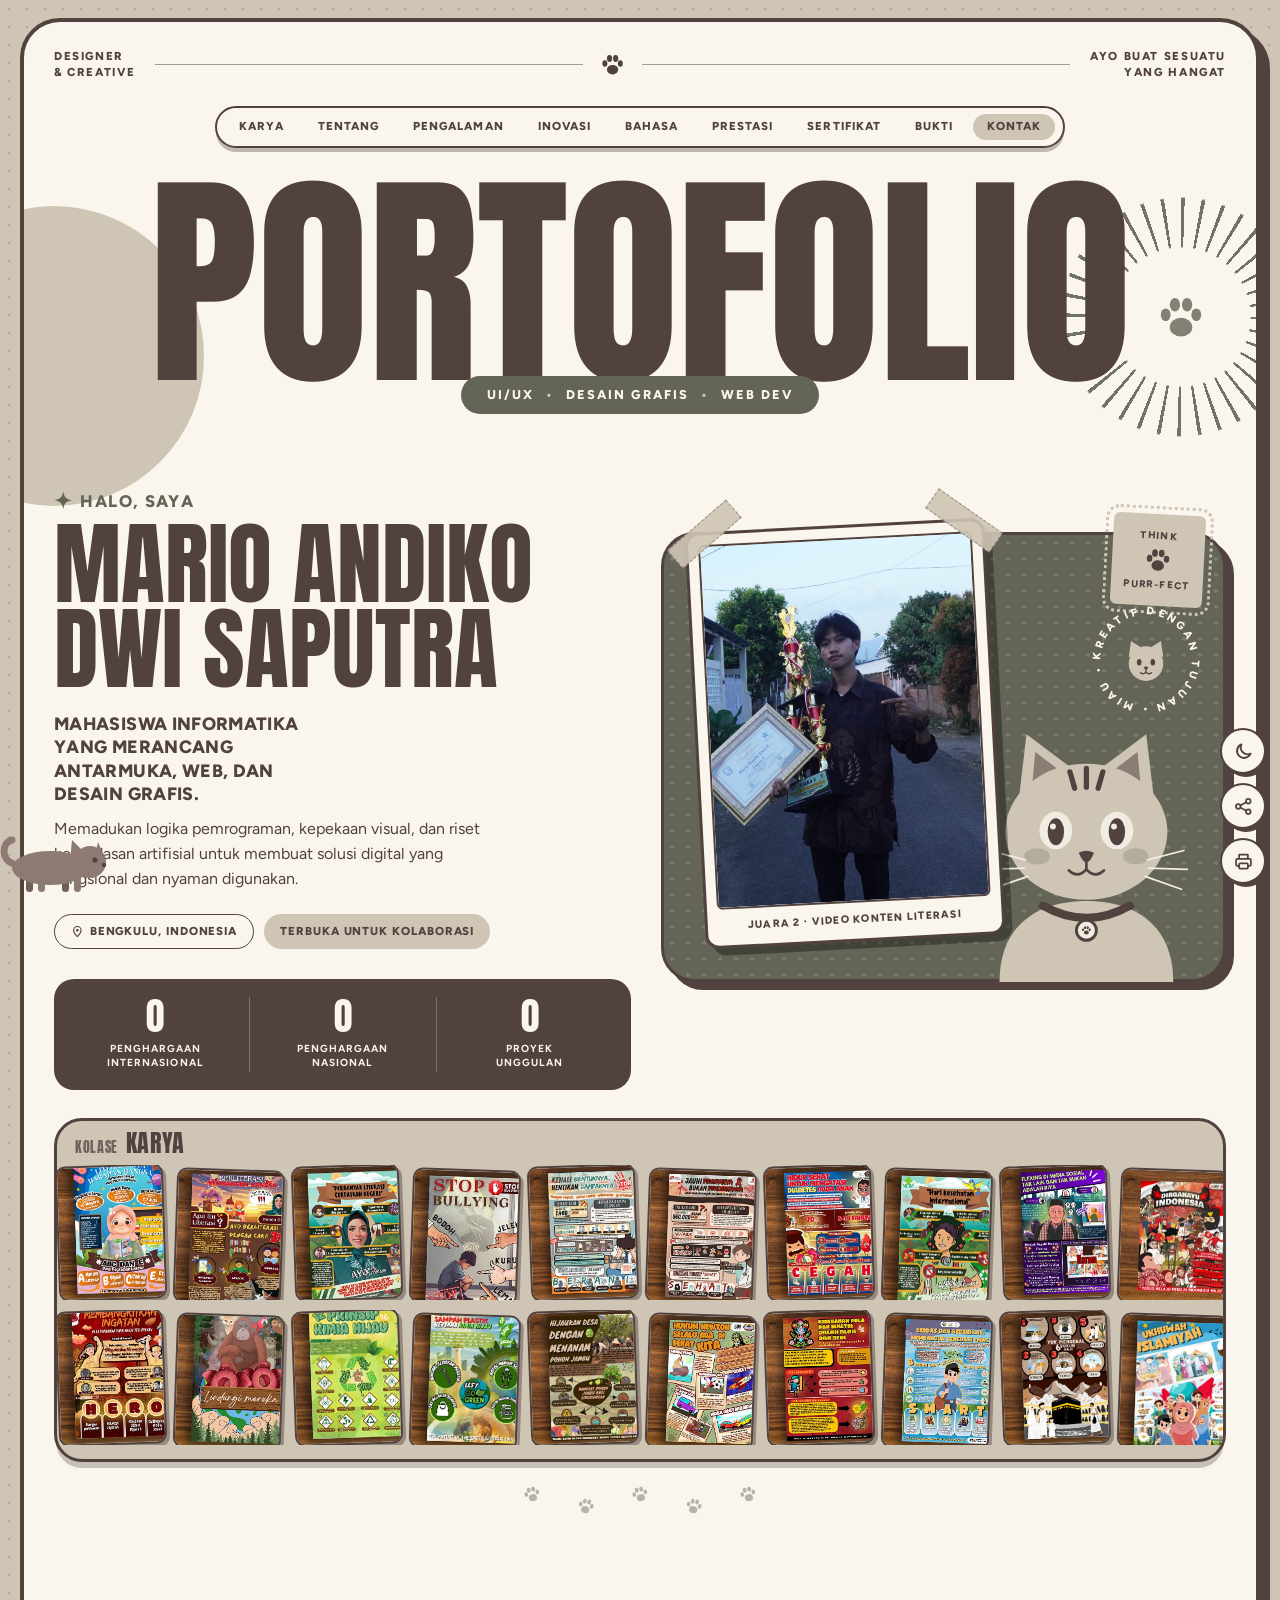
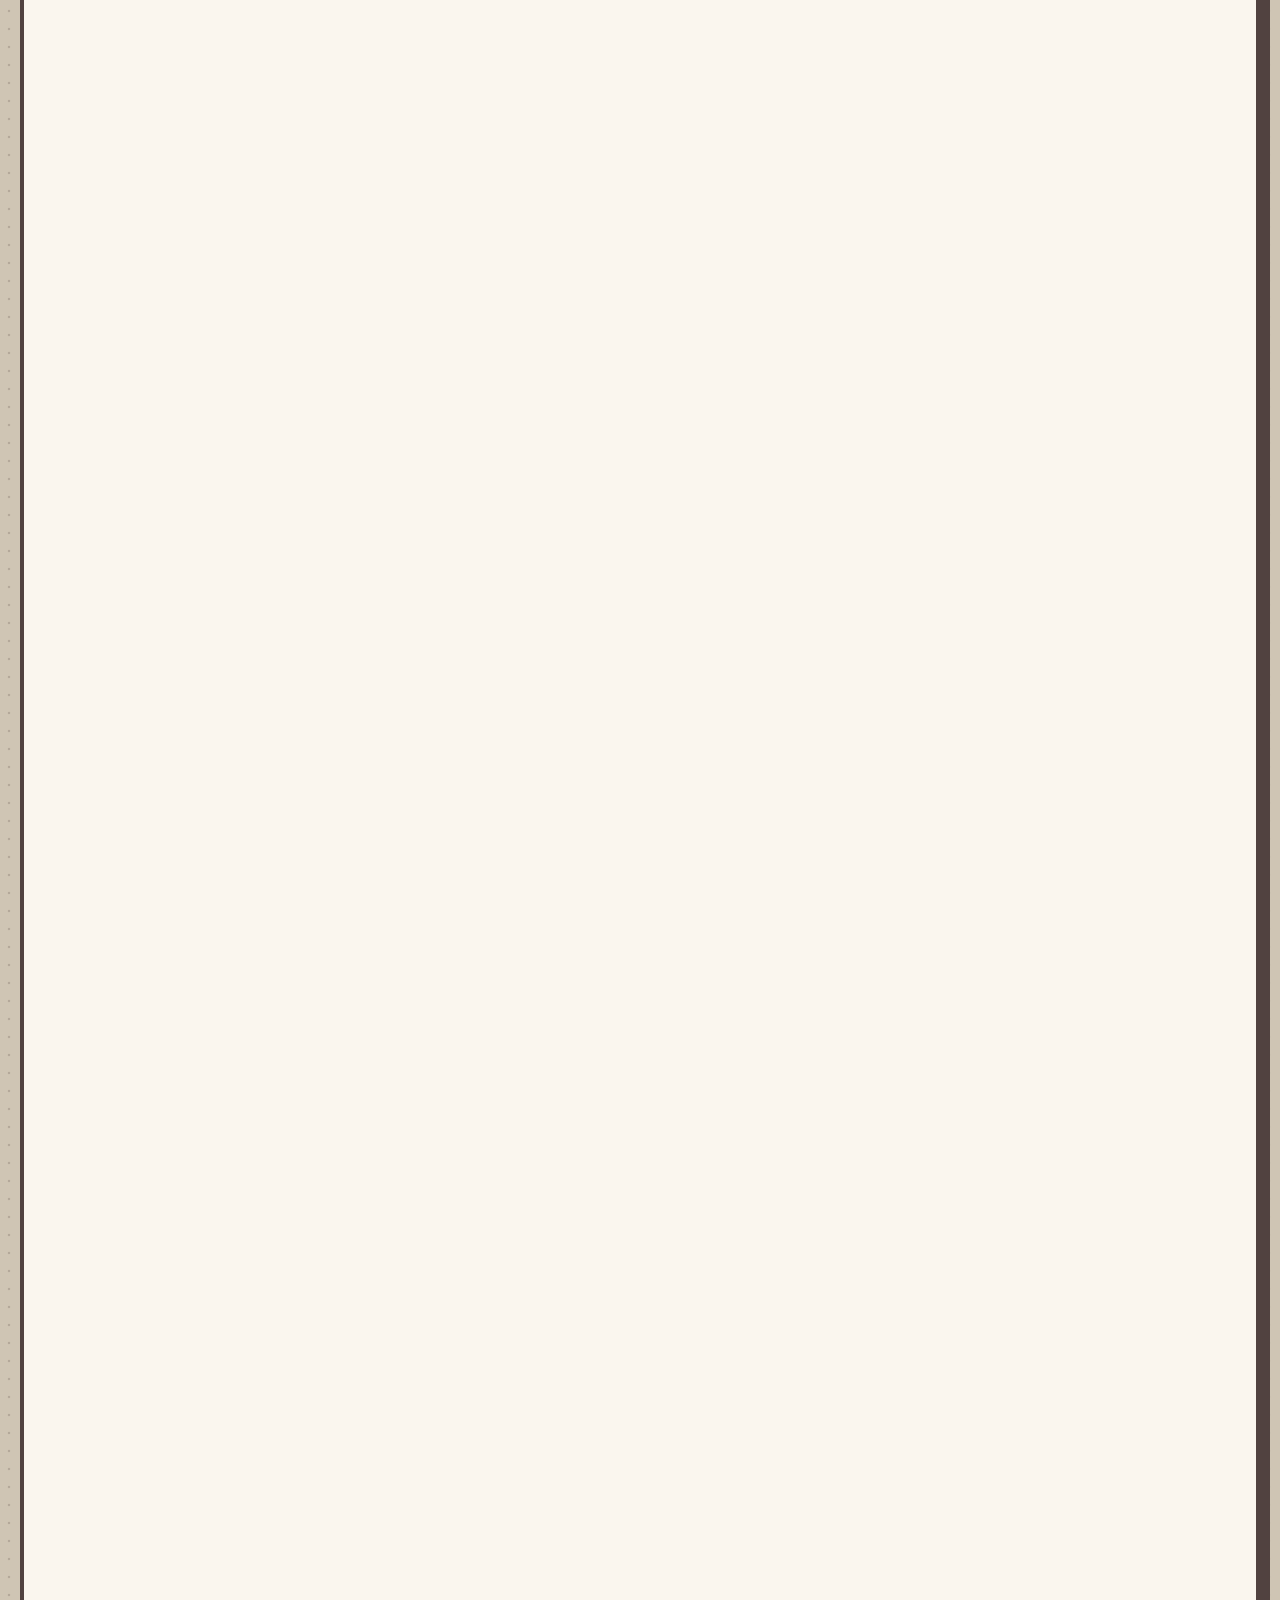
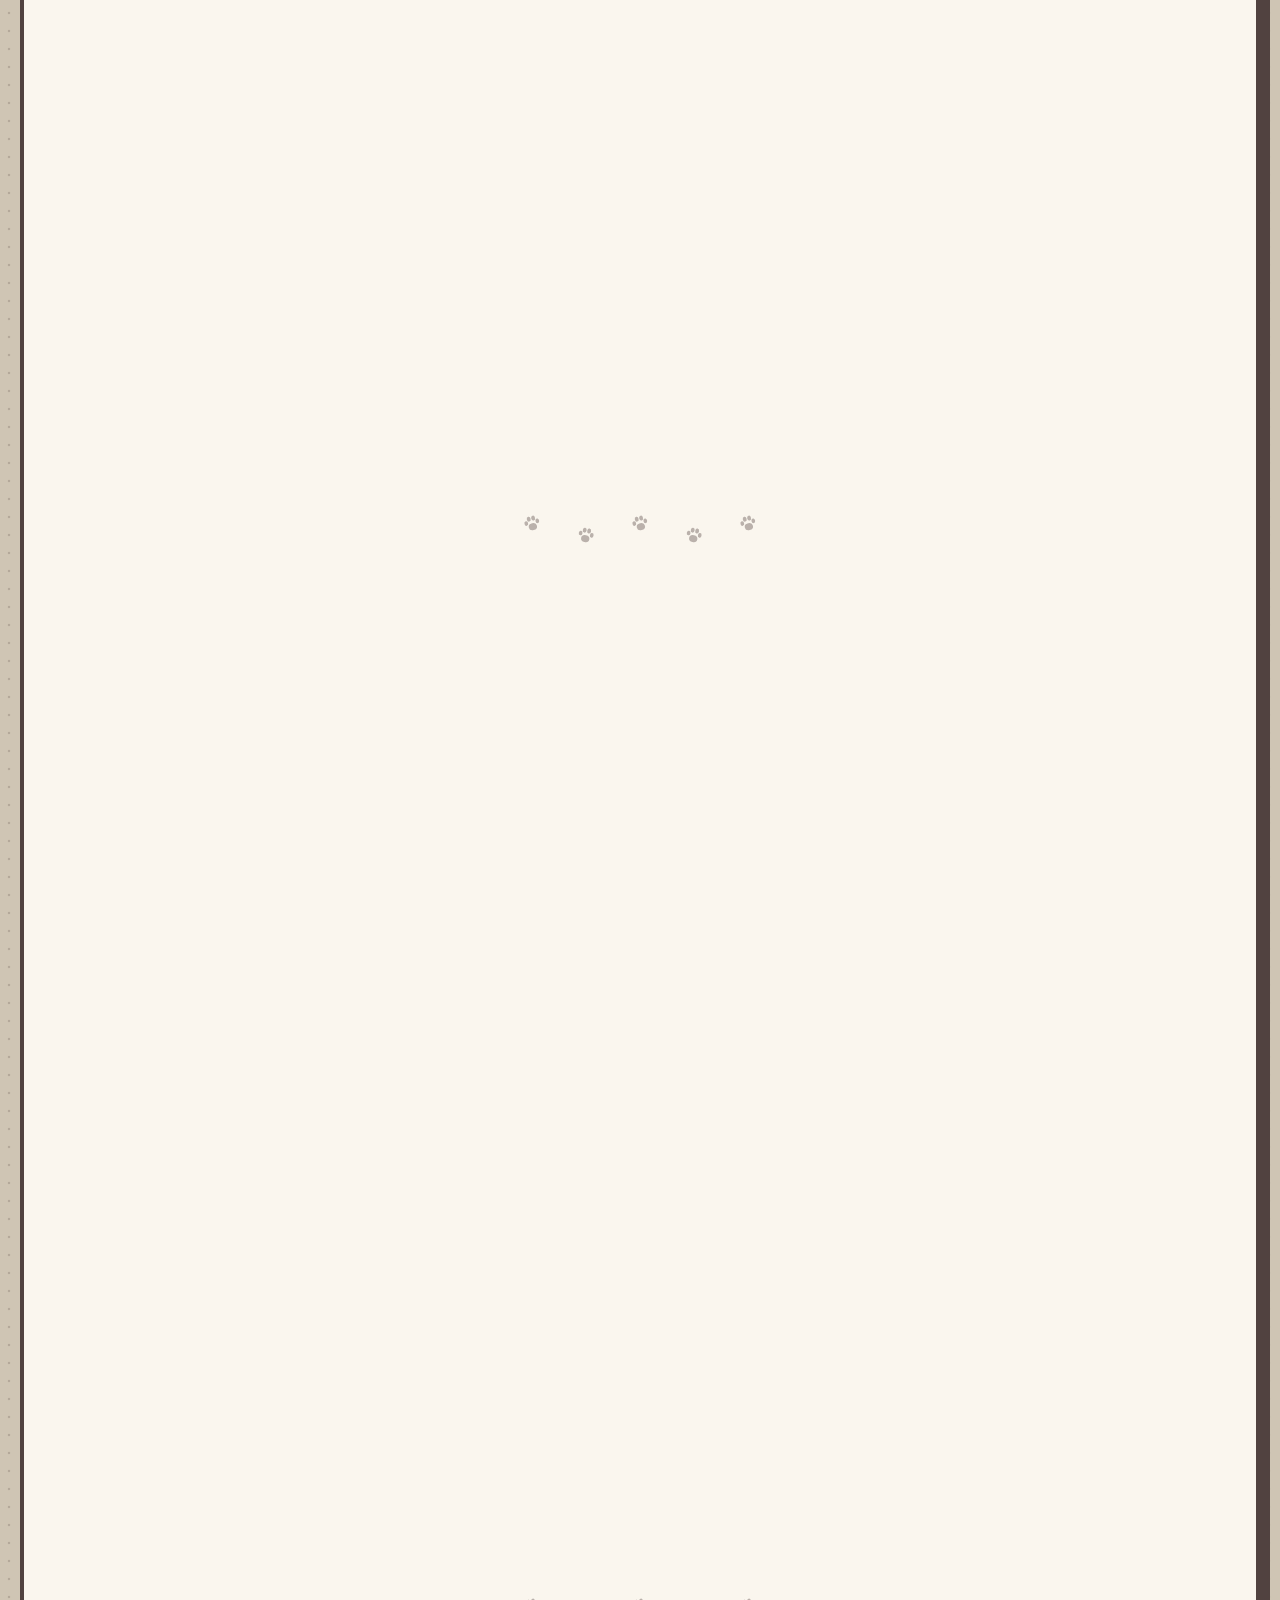
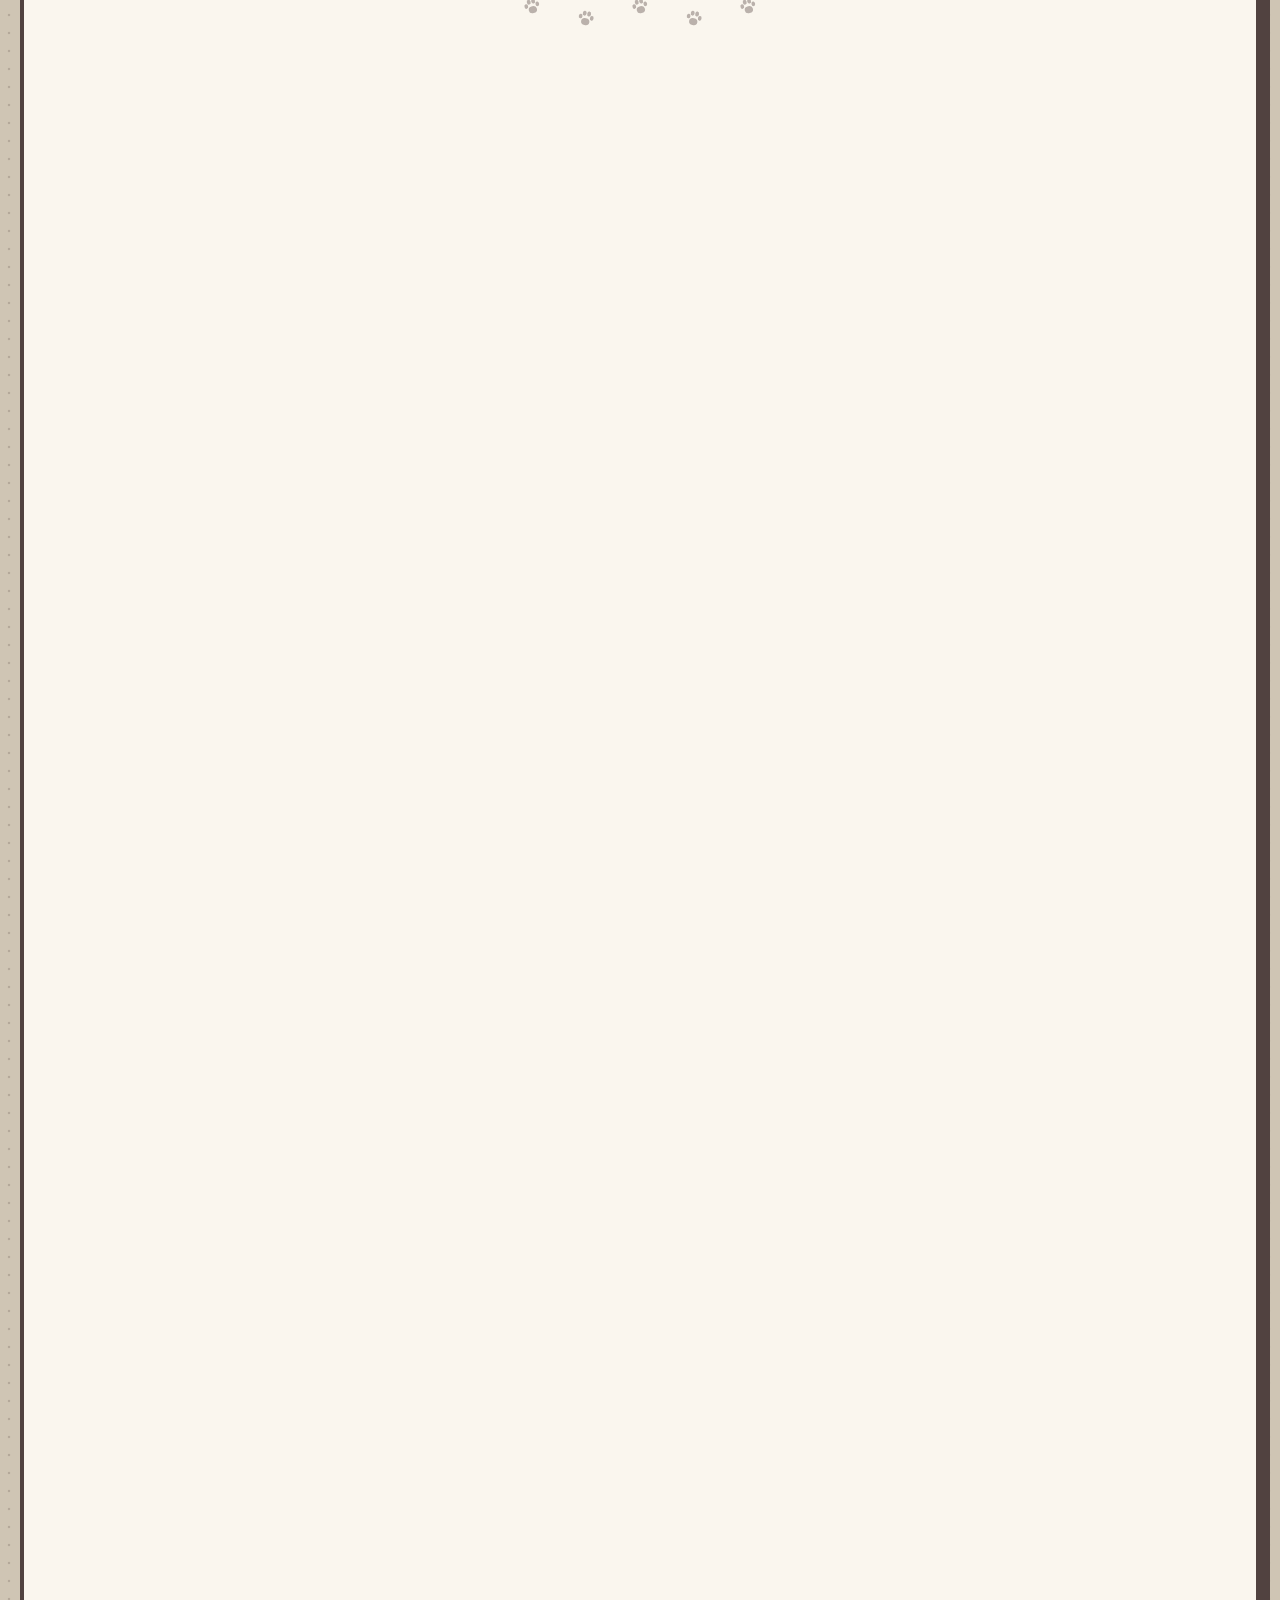
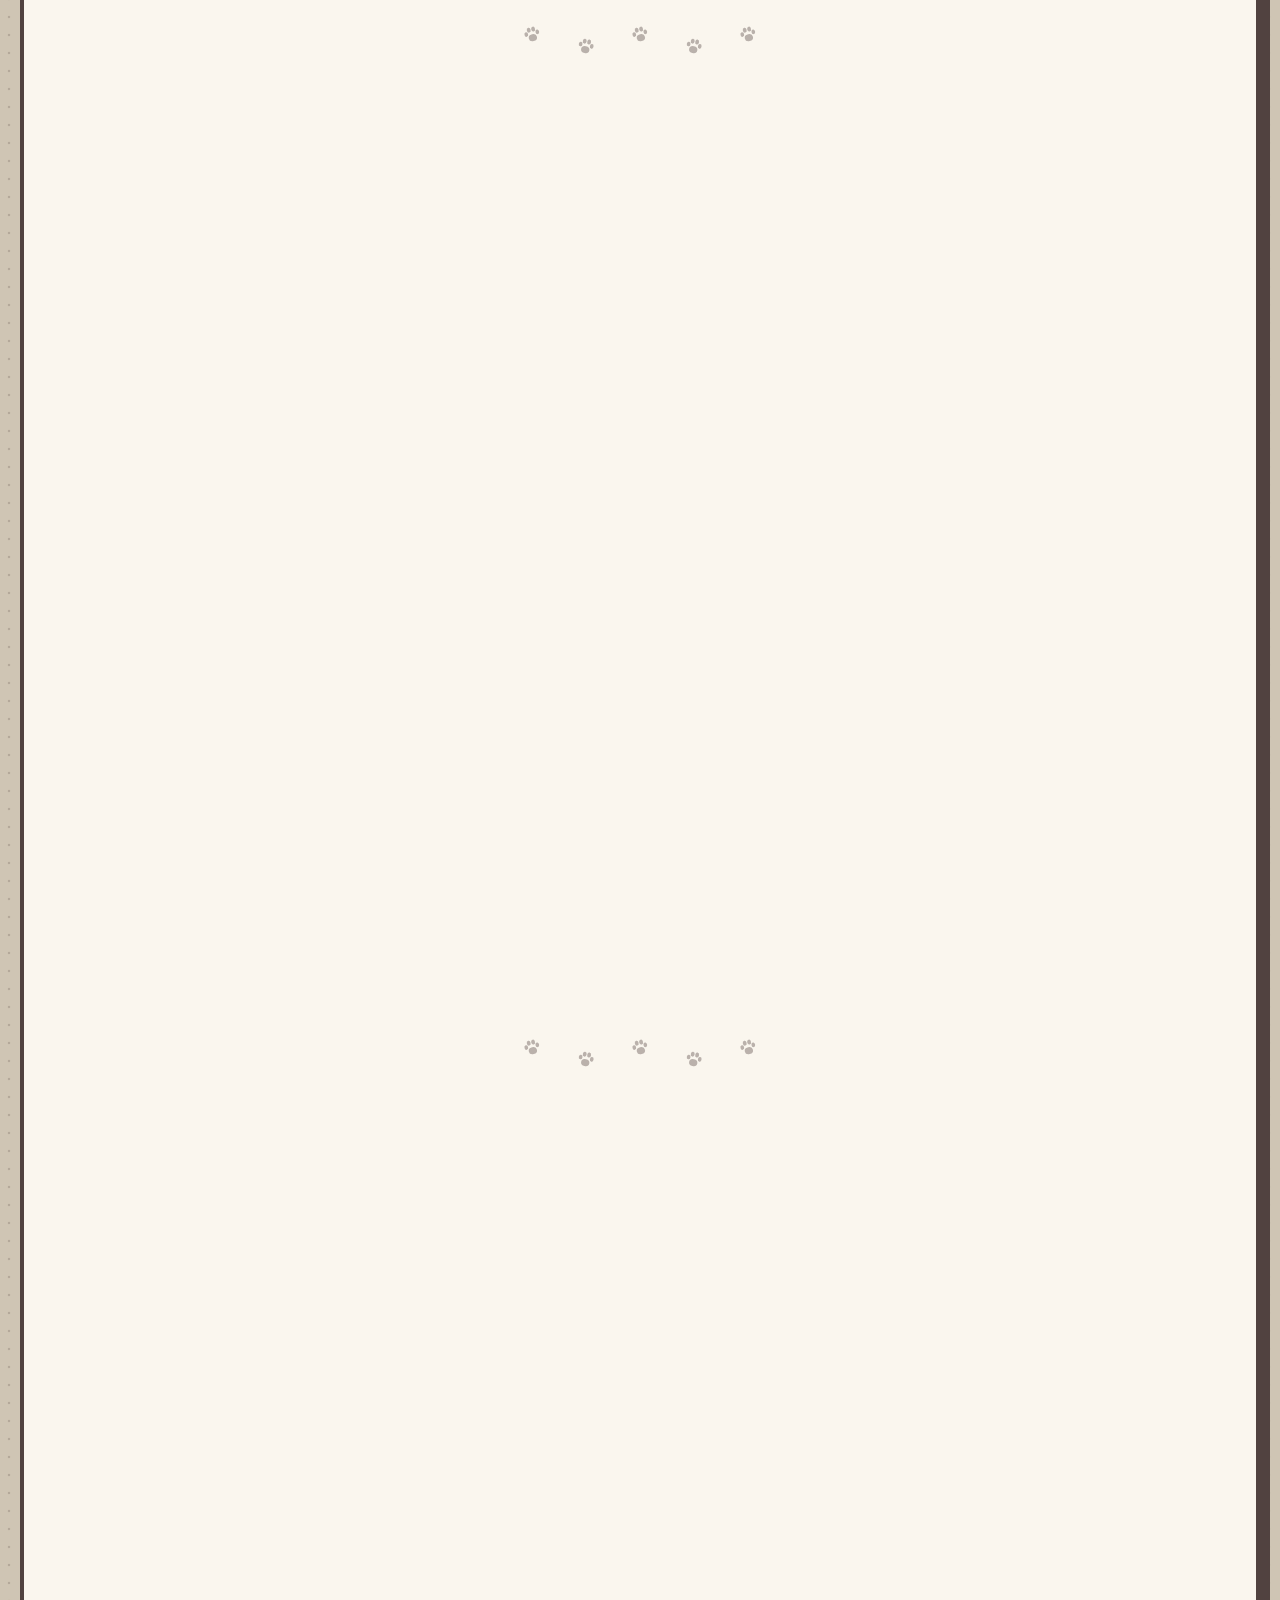
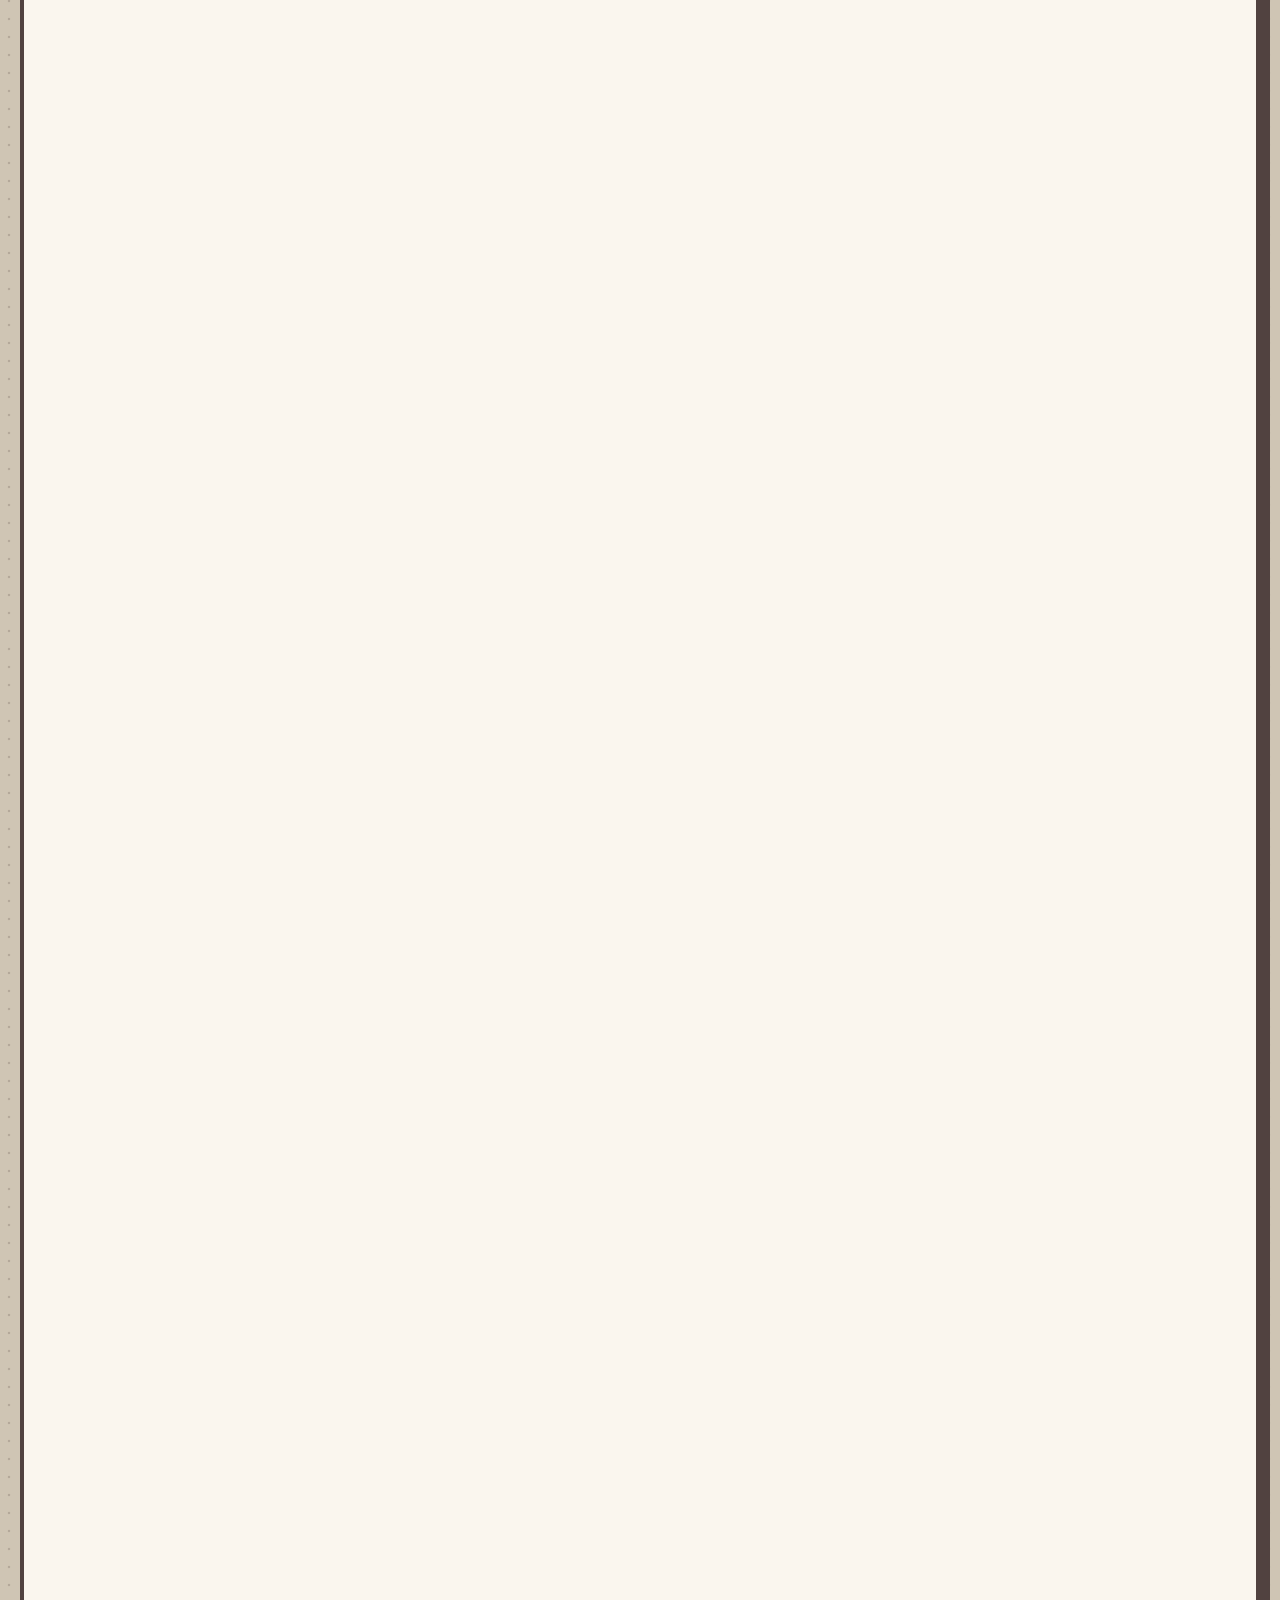
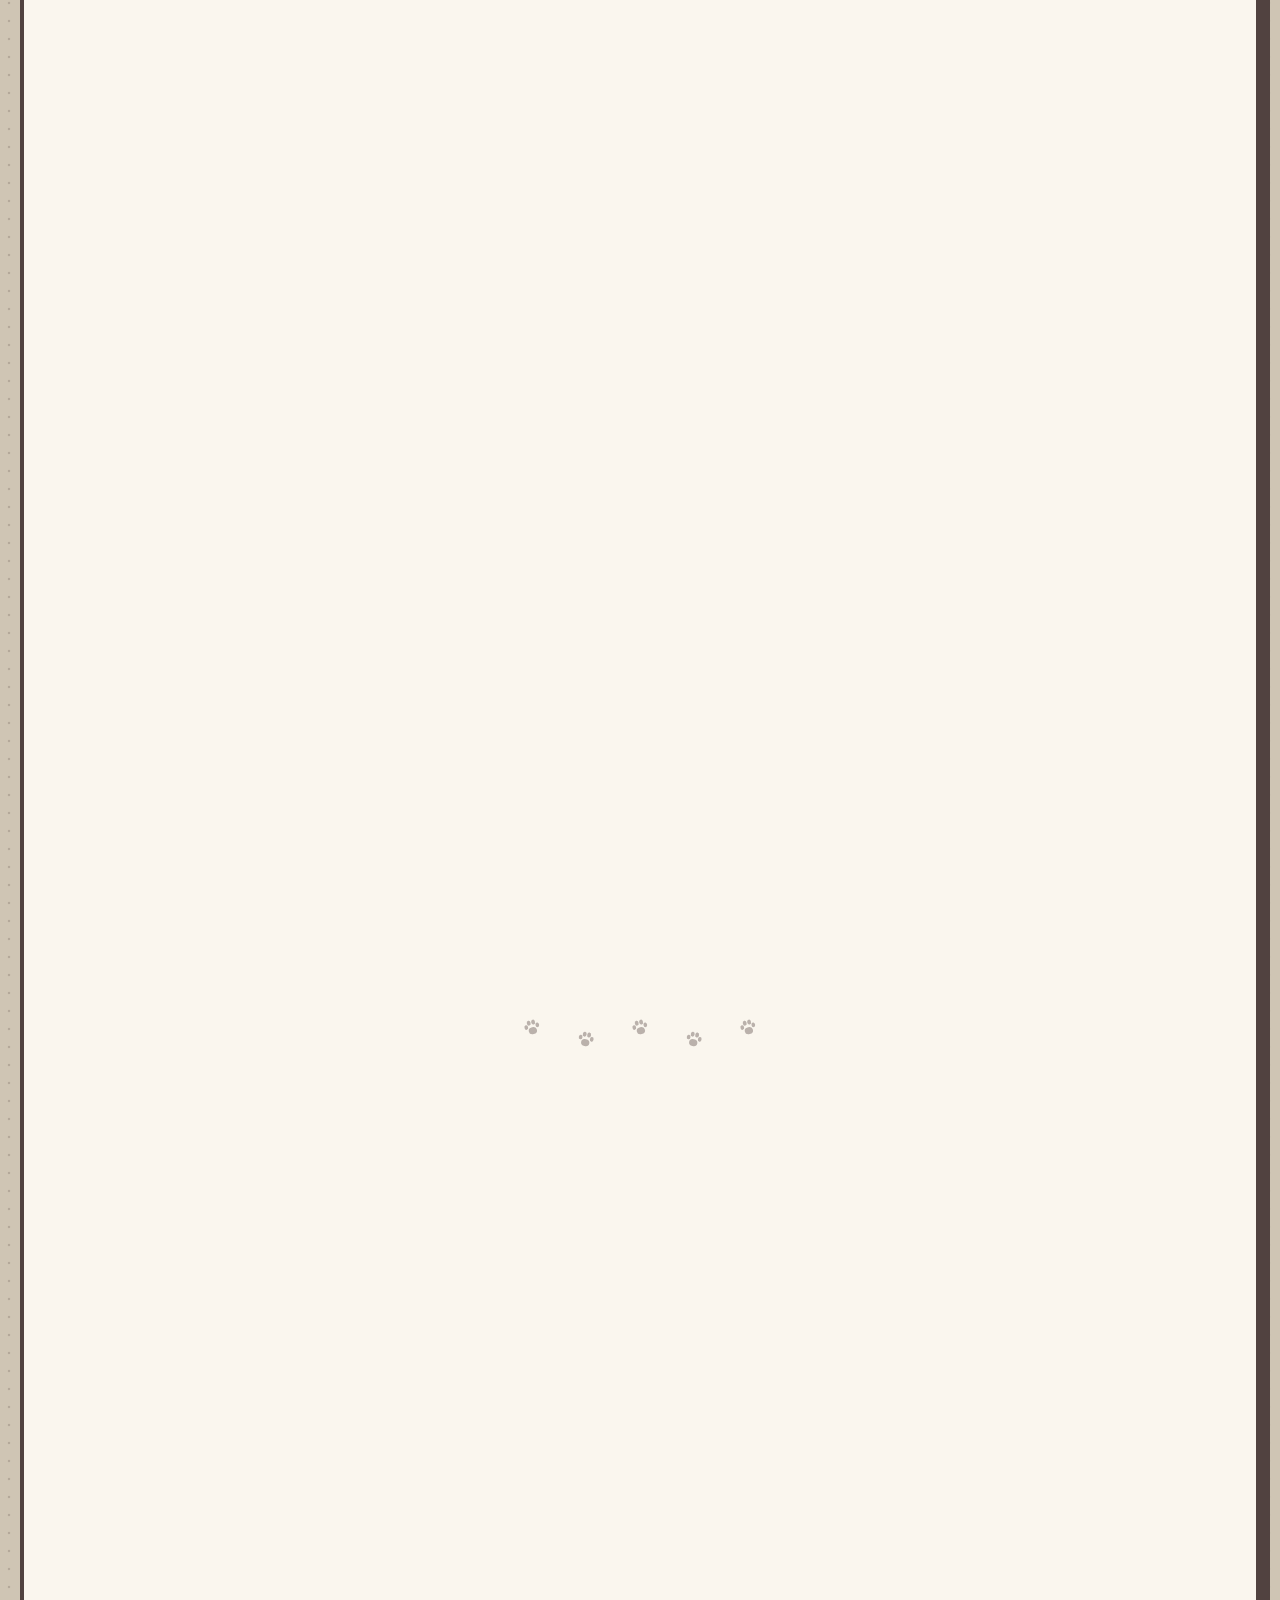
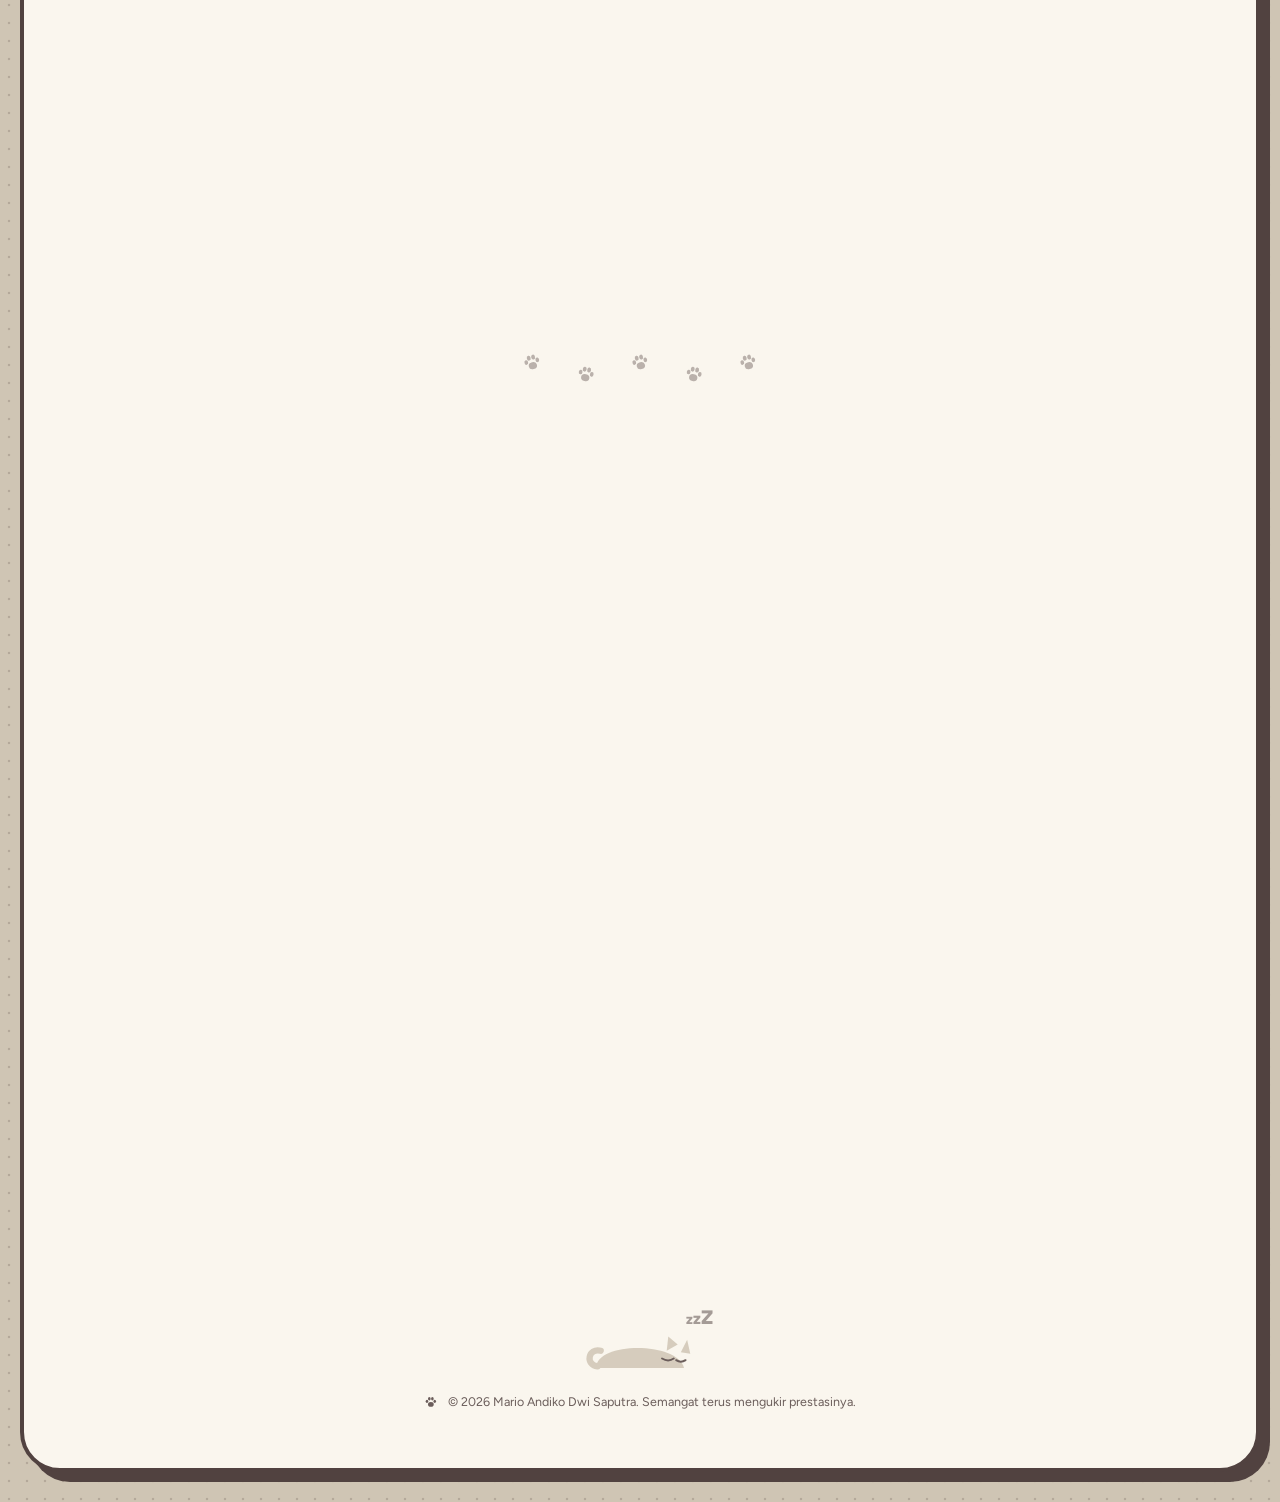
<file: index.html>
<!doctype html>
<html lang="id">
<head>
  <meta charset="utf-8">
  <meta name="viewport" content="width=device-width, initial-scale=1">
  <title>Mario Andiko Dwi Saputra | Portofolio</title>
  <meta name="theme-color" content="#514240">
  <meta property="og:title" content="Mario Andiko Dwi Saputra | Portofolio">
  <meta property="og:description" content="UI/UX, desain grafis, dan web development. 39 prestasi dari tingkat sekolah hingga internasional.">
  <meta property="og:image" content="foto-hero.jpg">
  <meta name="description" content="Portofolio Mario Andiko Dwi Saputra: UI/UX, desain grafis, dan web development.">
  <link rel="preconnect" href="https://fonts.googleapis.com">
  <link rel="preconnect" href="https://fonts.gstatic.com" crossorigin>
  <link href="https://fonts.googleapis.com/css2?family=Anton&family=Figtree:wght@400;500;700;800&display=swap" rel="stylesheet">
  <link rel="icon" href="data:image/svg+xml,%3Csvg xmlns='http://www.w3.org/2000/svg' viewBox='0 0 24 24'%3E%3Cg fill='%23514240'%3E%3Cellipse cx='12' cy='16.5' rx='5' ry='4.2'/%3E%3Cellipse cx='5.2' cy='11' rx='2.2' ry='2.8'/%3E%3Cellipse cx='9.3' cy='6.6' rx='2.3' ry='3'/%3E%3Cellipse cx='14.7' cy='6.6' rx='2.3' ry='3'/%3E%3Cellipse cx='18.8' cy='11' rx='2.2' ry='2.8'/%3E%3C/g%3E%3C/svg%3E">
  <script>try{if(localStorage.getItem("tema")==="gelap")document.documentElement.setAttribute("data-theme","dark")}catch(e){}</script>
  <link rel="stylesheet" href="style.css">
  <link rel="stylesheet" href="tema.css">
  <link rel="stylesheet" href="extra.css">
  <link rel="stylesheet" href="kucing.css">
</head>
<body>

  <!-- Ikon yang dipakai berulang -->
  <svg width="0" height="0" style="position:absolute" aria-hidden="true" focusable="false">
    <symbol id="paw" viewBox="0 0 24 24">
      <ellipse cx="12" cy="16.5" rx="5" ry="4.2" fill="currentColor"/>
      <ellipse cx="5.2" cy="11" rx="2.2" ry="2.8" fill="currentColor"/>
      <ellipse cx="9.3" cy="6.6" rx="2.3" ry="3" fill="currentColor"/>
      <ellipse cx="14.7" cy="6.6" rx="2.3" ry="3" fill="currentColor"/>
      <ellipse cx="18.8" cy="11" rx="2.2" ry="2.8" fill="currentColor"/>
    </symbol>
    <symbol id="spark" viewBox="0 0 24 24">
      <path d="M12 0C13 8 16 11 24 12C16 13 13 16 12 24C11 16 8 13 0 12C8 11 11 8 12 0Z" fill="currentColor"/>
    </symbol>
    <symbol id="arrow" viewBox="0 0 24 24">
      <path d="M5 12h14M13 6l6 6-6 6" fill="none" stroke="currentColor" stroke-width="2" stroke-linecap="round" stroke-linejoin="round"/>
    </symbol>
    <symbol id="catface" viewBox="0 0 100 100">
      <path d="M12 44 L17 8 L44 25Z M88 44 L83 8 L56 25Z" style="fill:var(--fur,#CFC5B4)"/>
      <circle cx="50" cy="58" r="38" style="fill:var(--fur,#CFC5B4)"/>
      <ellipse cx="35" cy="55" rx="5" ry="7" fill="#514240"/>
      <ellipse cx="65" cy="55" rx="5" ry="7" fill="#514240"/>
      <path d="M45 66 Q50 63 55 66 Q52 72 50 73 Q48 72 45 66Z" fill="#514240"/>
      <path d="M50 73 V77 M50 77 Q44 83 38 78 M50 77 Q56 83 62 78" fill="none" stroke="#514240" stroke-width="3" stroke-linecap="round"/>
    </symbol>
  </svg>

  <div class="wrap">

    <!-- Bilah atas -->
    <header class="topbar">
      <p class="label">Designer<br>&amp; Creative</p>
      <div class="topbar__mid" aria-hidden="true"><svg class="ico ico--lg"><use href="#paw"/></svg></div>
      <p class="label label--right">Ayo buat sesuatu<br>yang hangat</p>
    </header>

    <nav class="jump" aria-label="Pintasan bagian">
      <a href="#karya">Karya</a><a href="#tentang">Tentang</a><a href="#pengalaman">Pengalaman</a><a href="#inovasi">Inovasi</a><a href="#bahasa">Bahasa</a><a href="#prestasi">Prestasi</a><a href="#sertifikat">Sertifikat</a><a href="#bukti">Bukti</a><a href="#kontak">Kontak</a>
    </nav>

    <!-- Judul besar -->
    <section class="title" aria-labelledby="judul">
      <span class="title__circle" aria-hidden="true"></span>
      <span class="title__burst" aria-hidden="true"><svg class="ico"><use href="#paw"/></svg></span>
      <h1 id="judul">Portofolio</h1>
      <p class="tags">UI/UX <i>•</i> Desain Grafis <i>•</i> Web Dev</p>
    </section>

    <!-- Perkenalan -->
    <section class="hero" aria-label="Perkenalan">
      <div class="hero__text">
        <p class="hello"><svg class="ico"><use href="#spark"/></svg> Halo, saya</p>
        <h2 class="name">Mario Andiko<br>Dwi Saputra</h2>
        <p class="tagline">Mahasiswa Informatika yang merancang antarmuka, web, dan desain grafis.</p>
        <p class="intro">Memadukan logika pemrograman, kepekaan visual, dan riset kecerdasan artifisial untuk membuat solusi digital yang fungsional dan nyaman digunakan.</p>
        <div class="pills">
          <span class="pill pill--line"><svg class="ico" viewBox="0 0 24 24"><path d="M12 22s7-6.2 7-12a7 7 0 1 0-14 0c0 5.8 7 12 7 12Z" fill="none" stroke="currentColor" stroke-width="2"/><circle cx="12" cy="10" r="2.5" fill="currentColor"/></svg> Bengkulu, Indonesia</span>
          <span class="pill pill--sand">Terbuka untuk kolaborasi</span>
        </div>
      </div>

      <div class="stage">
        <div class="stage__panel" aria-hidden="true"></div>
        <figure class="stage__photo">
          <span class="tape tape--l" aria-hidden="true"></span><span class="tape tape--r" aria-hidden="true"></span>
          <img src="foto-hero.jpg" alt="Mario Andiko Dwi Saputra membawa piala dan piagam Juara 2 Lomba Video Konten Literasi" width="840" height="1120">
          <figcaption>Juara 2 &middot; Video Konten Literasi</figcaption>
        </figure>
        
        <button class="cat-btn" type="button" aria-label="Sapa kucingnya">
          <svg class="cat" viewBox="0 0 400 460" role="img" aria-label="Ilustrasi kucing yang matanya mengikuti kursor">
            <!-- badan -->
            <path d="M52 460 C52 362 118 322 200 322 C282 322 348 362 348 460Z" fill="#CFC5B4"/>
            <path d="M126 330 Q200 372 274 330" fill="none" stroke="#514240" stroke-width="14" stroke-linecap="round"/>
            <circle cx="200" cy="372" r="17" fill="#F1ECE2" stroke="#514240" stroke-width="5"/>
            <use href="#paw" x="190" y="362" width="20" height="20" style="color:#514240"/>
            <!-- telinga -->
            <path d="M84 156 L98 38 L178 98Z" fill="#CFC5B4"/>
            <path d="M316 156 L302 38 L222 98Z" fill="#CFC5B4"/>
            <path d="M108 120 L113 68 L152 98Z" fill="#514240" opacity=".55"/>
            <path d="M292 120 L287 68 L248 98Z" fill="#514240" opacity=".55"/>
            <!-- kepala -->
            <ellipse cx="200" cy="204" rx="138" ry="116" fill="#CFC5B4"/>
            <path d="M200 96 V128 M172 102 L180 130 M228 102 L220 130" fill="none" stroke="#514240" stroke-width="9" stroke-linecap="round"/>
            <ellipse cx="116" cy="246" rx="22" ry="14" fill="#646556" opacity=".25"/>
            <ellipse cx="284" cy="246" rx="22" ry="14" fill="#646556" opacity=".25"/>
            <!-- mata -->
            <g class="eye"><ellipse cx="148" cy="202" rx="28" ry="32" fill="#F1ECE2"/><g class="pupil" data-range="9"><ellipse cx="148" cy="204" rx="14" ry="23" fill="#514240"/><circle cx="143" cy="195" r="5" fill="#F1ECE2"/></g></g>
            <g class="eye"><ellipse cx="252" cy="202" rx="28" ry="32" fill="#F1ECE2"/><g class="pupil" data-range="9"><ellipse cx="252" cy="204" rx="14" ry="23" fill="#514240"/><circle cx="247" cy="195" r="5" fill="#F1ECE2"/></g></g>
            <!-- hidung dan mulut -->
            <path d="M187 240 Q200 233 213 240 Q207 255 200 257 Q193 255 187 240Z" fill="#514240"/>
            <path d="M200 257 V268 M200 268 Q185 284 170 270 M200 268 Q215 284 230 270" fill="none" stroke="#514240" stroke-width="4.5" stroke-linecap="round"/>
            <!-- kumis -->
            <g fill="none" stroke="#F1ECE2" stroke-width="3" stroke-linecap="round">
              <path d="M96 252 L34 236"/><path d="M94 266 L28 268"/><path d="M100 280 L38 302"/>
              <path d="M304 252 L366 236"/><path d="M306 266 L372 268"/><path d="M300 280 L362 302"/>
            </g>
          </svg>
        </button>
        <p class="bubble" aria-live="polite">Meow!</p>

        <svg class="spark spark--a" aria-hidden="true"><use href="#spark"/></svg>
        <svg class="spark spark--b" aria-hidden="true"><use href="#spark"/></svg>

        <div class="stamp" aria-hidden="true">
          <span>Think</span>
          <svg class="ico ico--lg"><use href="#paw"/></svg>
          <span>Purr-fect</span>
        </div>

        <svg class="orbit" viewBox="0 0 120 120" aria-hidden="true">
          <defs><path id="lingkar" d="M60,60 m-44,0 a44,44 0 1,1 88,0 a44,44 0 1,1 -88,0"/></defs>
          <g class="orbit__ring"><text><textPath href="#lingkar" textLength="270" lengthAdjust="spacing">KREATIF DENGAN TUJUAN • MIAU •</textPath></text></g>
          <use href="#catface" x="38" y="38" width="44" height="44" style="--fur:#CFC5B4"/>
        </svg>
      </div>

      <ul class="stats" aria-label="Angka singkat">
        <li><b>2</b><span>Penghargaan<br>internasional</span></li>
        <li><b>10</b><span>Penghargaan<br>nasional</span></li>
        <li><b>16</b><span>Proyek<br>unggulan</span></li>
      </ul>
    </section>


    <!-- Kolase poster berjalan -->
    <section class="collage" aria-label="Kolase poster">
      <div class="collage__label"><span>Kolase</span><b>Karya</b></div>
      <div class="collage__row" aria-hidden="true"><div class="collage__track"><img src="poster/poster-01.jpg" alt="" loading="lazy" width="120" height="150"><img src="poster/poster-02.jpg" alt="" loading="lazy" width="120" height="150"><img src="poster/poster-03.jpg" alt="" loading="lazy" width="120" height="150"><img src="poster/poster-04.jpg" alt="" loading="lazy" width="120" height="150"><img src="poster/poster-05.jpg" alt="" loading="lazy" width="120" height="150"><img src="poster/poster-06.jpg" alt="" loading="lazy" width="120" height="150"><img src="poster/poster-07.jpg" alt="" loading="lazy" width="120" height="150"><img src="poster/poster-08.jpg" alt="" loading="lazy" width="120" height="150"><img src="poster/poster-09.jpg" alt="" loading="lazy" width="120" height="150"><img src="poster/poster-10.jpg" alt="" loading="lazy" width="120" height="150"><img src="poster/poster-11.jpg" alt="" loading="lazy" width="120" height="150"><img src="poster/poster-12.jpg" alt="" loading="lazy" width="120" height="150"><img src="poster/poster-01.jpg" alt="" loading="lazy" width="120" height="150"><img src="poster/poster-02.jpg" alt="" loading="lazy" width="120" height="150"><img src="poster/poster-03.jpg" alt="" loading="lazy" width="120" height="150"><img src="poster/poster-04.jpg" alt="" loading="lazy" width="120" height="150"><img src="poster/poster-05.jpg" alt="" loading="lazy" width="120" height="150"><img src="poster/poster-06.jpg" alt="" loading="lazy" width="120" height="150"><img src="poster/poster-07.jpg" alt="" loading="lazy" width="120" height="150"><img src="poster/poster-08.jpg" alt="" loading="lazy" width="120" height="150"><img src="poster/poster-09.jpg" alt="" loading="lazy" width="120" height="150"><img src="poster/poster-10.jpg" alt="" loading="lazy" width="120" height="150"><img src="poster/poster-11.jpg" alt="" loading="lazy" width="120" height="150"><img src="poster/poster-12.jpg" alt="" loading="lazy" width="120" height="150"></div></div>
      <div class="collage__row collage__row--rev" aria-hidden="true"><div class="collage__track"><img src="poster/poster-13.jpg" alt="" loading="lazy" width="120" height="150"><img src="poster/poster-14.jpg" alt="" loading="lazy" width="120" height="150"><img src="poster/poster-15.jpg" alt="" loading="lazy" width="120" height="150"><img src="poster/poster-16.jpg" alt="" loading="lazy" width="120" height="150"><img src="poster/poster-17.jpg" alt="" loading="lazy" width="120" height="150"><img src="poster/poster-18.jpg" alt="" loading="lazy" width="120" height="150"><img src="poster/poster-19.jpg" alt="" loading="lazy" width="120" height="150"><img src="poster/poster-20.jpg" alt="" loading="lazy" width="120" height="150"><img src="poster/poster-21.jpg" alt="" loading="lazy" width="120" height="150"><img src="poster/poster-22.jpg" alt="" loading="lazy" width="120" height="150"><img src="poster/poster-23.jpg" alt="" loading="lazy" width="120" height="150"><img src="poster/poster-24.jpg" alt="" loading="lazy" width="120" height="150"><img src="poster/poster-13.jpg" alt="" loading="lazy" width="120" height="150"><img src="poster/poster-14.jpg" alt="" loading="lazy" width="120" height="150"><img src="poster/poster-15.jpg" alt="" loading="lazy" width="120" height="150"><img src="poster/poster-16.jpg" alt="" loading="lazy" width="120" height="150"><img src="poster/poster-17.jpg" alt="" loading="lazy" width="120" height="150"><img src="poster/poster-18.jpg" alt="" loading="lazy" width="120" height="150"><img src="poster/poster-19.jpg" alt="" loading="lazy" width="120" height="150"><img src="poster/poster-20.jpg" alt="" loading="lazy" width="120" height="150"><img src="poster/poster-21.jpg" alt="" loading="lazy" width="120" height="150"><img src="poster/poster-22.jpg" alt="" loading="lazy" width="120" height="150"><img src="poster/poster-23.jpg" alt="" loading="lazy" width="120" height="150"><img src="poster/poster-24.jpg" alt="" loading="lazy" width="120" height="150"></div></div>
    </section>

    <!-- Proyek -->
    <section class="works panel panel--sand" id="karya" aria-labelledby="h-karya">
      <div class="panel__head"><span class="secno">01</span>
        <svg class="ico"><use href="#paw"/></svg>
        <h2 id="h-karya">Proyek</h2>
        <span class="panel__rule" aria-hidden="true"></span>
        <div class="chips" role="group" aria-label="Saring proyek">
          <button class="chip is-on" type="button" data-filter="all" aria-pressed="true">Semua</button>
          <button class="chip" type="button" data-filter="poster" aria-pressed="false">Poster</button>
          <button class="chip" type="button" data-filter="uiux" aria-pressed="false">UI/UX</button>
          <button class="chip" type="button" data-filter="atribut" aria-pressed="false">Atribut</button>
          <button class="chip" type="button" data-filter="video" aria-pressed="false">Video</button>
          <button class="chip" type="button" data-filter="game" aria-pressed="false">Game</button>
        </div>
      </div>

      <!--
        Tambah proyek baru: salin satu <li> di bawah, ganti gambar, judul, dan data-*.
        data-tools memakai nama file di logos (tanpa .png), pisahkan dengan koma.
        data-images boleh lebih dari satu (pisahkan dengan koma).
        data-link: isi tautan YouTube/Behance bila ada, tombolnya muncul otomatis.
      -->
      <div class="tgroups">
      <section class="tgroup" data-group="uiux">
        <header class="tgroup__head">
          <span class="tgroup__no">A</span>
          <h3>UI/UX</h3>
          <span class="tgroup__count">3 karya</span>
          <p>Rancangan antarmuka aplikasi di Figma</p>
        </header>
        <ul class="tgrid tgrid--wide">
        <li data-cat="uiux" class="w-half">
          <article class="tile tile--card fit-contain">
            <a class="tile__img" data-key="proyek:raflesia-mia" target="_blank" rel="noopener noreferrer" aria-label="Buka tautan: Raflesia Jajan dan Mia"><img src="projects/raflesia-thumb.jpg" alt="Layar aplikasi Raflesia Jajan dan Mia" loading="lazy"><span class="tile__tools"><img src="logos/figma.png" alt="" width="26" height="26"></span></a>
            <div class="tile__cap"><b>04</b><span><strong>Raflesia Jajan dan Mia</strong><small>UI/UX aplikasi mobile</small></span></div>
            <div class="tile__actions">
              <a class="tbtn tbtn--link" data-key="proyek:raflesia-mia" target="_blank" rel="noopener noreferrer" hidden>Buka karya <svg class="ico" viewBox="0 0 24 24" aria-hidden="true"><path d="M7 17 17 7M9 7h8v8" fill="none" stroke="currentColor" stroke-width="2.4" stroke-linecap="round" stroke-linejoin="round"/></svg></a>
              <button class="tbtn tbtn--zoom" type="button" data-lb="card" type="button"
            data-title="Raflesia Jajan dan Mia" data-meta="UI/UX aplikasi mobile"
            data-desc="Desain antarmuka dua aplikasi mobile di Figma: Raflesia Jajan, aplikasi kuliner dengan alur masuk dan daftar, serta Mia, aplikasi skrining risiko anemia dengan cek kualitas foto dan rekomendasi tindak lanjut."
            data-tools="figma" data-images="projects/raflesia-mia.jpg,projects/raflesia-board.jpg" data-link=""><svg class="ico" viewBox="0 0 24 24" aria-hidden="true"><circle cx="11" cy="11" r="6.5" fill="none" stroke="currentColor" stroke-width="2.2"/><path d="m16 16 4.5 4.5M11 8.5v5M8.5 11h5" fill="none" stroke="currentColor" stroke-width="2.2" stroke-linecap="round"/></svg> Perbesar</button>
            </div>
          </article>
        </li>
        <li data-cat="uiux" class="w-half">
          <article class="tile tile--card fit-contain">
            <a class="tile__img" data-key="proyek:cofferi" target="_blank" rel="noopener noreferrer" aria-label="Buka tautan: CofferRi"><img src="projects/cofferi.jpg" alt="Tiga layar aplikasi CofferRi: pembuka, masuk, dan daftar" loading="lazy"><span class="tile__tools"><img src="logos/figma.png" alt="" width="26" height="26"></span></a>
            <div class="tile__cap"><b>08</b><span><strong>CofferRi</strong><small>UI/UX aplikasi mobile</small></span></div>
            <div class="tile__actions">
              <a class="tbtn tbtn--link" data-key="proyek:cofferi" target="_blank" rel="noopener noreferrer" hidden>Buka karya <svg class="ico" viewBox="0 0 24 24" aria-hidden="true"><path d="M7 17 17 7M9 7h8v8" fill="none" stroke="currentColor" stroke-width="2.4" stroke-linecap="round" stroke-linejoin="round"/></svg></a>
              <button class="tbtn tbtn--zoom" type="button" data-lb="card" type="button"
            data-title="CofferRi" data-meta="UI/UX aplikasi mobile"
            data-desc="Desain antarmuka aplikasi kafe CofferRi: layar pembuka dengan logo kucing, halaman masuk dengan opsi Google dan Facebook serta tautan lupa kata sandi, dan halaman daftar lengkap dengan persetujuan syarat dan privasi."
            data-tools="figma" data-images="projects/cofferi.jpg" data-link=""><svg class="ico" viewBox="0 0 24 24" aria-hidden="true"><circle cx="11" cy="11" r="6.5" fill="none" stroke="currentColor" stroke-width="2.2"/><path d="m16 16 4.5 4.5M11 8.5v5M8.5 11h5" fill="none" stroke="currentColor" stroke-width="2.2" stroke-linecap="round"/></svg> Perbesar</button>
            </div>
          </article>
        </li>
        <li data-cat="uiux" class="w-banner">
          <article class="tile tile--card fit-contain">
            <a class="tile__img" data-key="proyek:mia-board" target="_blank" rel="noopener noreferrer" aria-label="Buka tautan: Mia: Aplikasi Skrining Risiko Anemia"><img src="projects/mia-board.jpg" alt="Papan desain Figma aplikasi Mia berisi layar skrining, hasil risiko, dan alur akun" loading="lazy"><span class="tile__tools"><img src="logos/figma.png" alt="" width="26" height="26"></span></a>
            <div class="tile__cap"><b>09</b><span><strong>Mia: Skrining Anemia</strong><small>UI/UX aplikasi mobile</small></span></div>
            <div class="tile__actions">
              <a class="tbtn tbtn--link" data-key="proyek:mia-board" target="_blank" rel="noopener noreferrer" hidden>Buka karya <svg class="ico" viewBox="0 0 24 24" aria-hidden="true"><path d="M7 17 17 7M9 7h8v8" fill="none" stroke="currentColor" stroke-width="2.4" stroke-linecap="round" stroke-linejoin="round"/></svg></a>
              <button class="tbtn tbtn--zoom" type="button" data-lb="card" type="button"
            data-title="Mia: Aplikasi Skrining Risiko Anemia" data-meta="UI/UX aplikasi mobile"
            data-desc="Desain antarmuka aplikasi Mia di Figma. Alurnya mencakup pemotretan mata, cek kualitas foto, hasil skrining dengan empat tingkat risiko (normal, moderate, severe, ekstrem) beserta rekomendasi tindak lanjut, riwayat skrining, chat dokter, serta alur akun dari daftar, masuk, sampai atur ulang kata sandi."
            data-tools="figma" data-images="projects/mia-board.jpg,bukti/mia-figma.jpg" data-link=""><svg class="ico" viewBox="0 0 24 24" aria-hidden="true"><circle cx="11" cy="11" r="6.5" fill="none" stroke="currentColor" stroke-width="2.2"/><path d="m16 16 4.5 4.5M11 8.5v5M8.5 11h5" fill="none" stroke="currentColor" stroke-width="2.2" stroke-linecap="round"/></svg> Perbesar</button>
            </div>
          </article>
        </li>
        </ul>
        
      </section>
      <section class="tgroup" data-group="video">
        <header class="tgroup__head">
          <span class="tgroup__no">B</span>
          <h3>Video dan Film</h3>
          <span class="tgroup__count">5 karya</span>
          <p>Film pendek, video edukasi, dan presentasi</p>
        </header>
        <ul class="tgrid tgrid--wide">
        <li data-cat="video" class="w-banner">
          <article class="tile tile--card ">
            <a class="tile__img" data-key="proyek:dekapan" target="_blank" rel="noopener noreferrer" aria-label="Buka tautan: Dekapan yang Terlupa"><img src="projects/dekapan.jpg" alt="Cuplikan film pendek Dekapan yang Terlupa" loading="lazy"><span class="tile__tools"><img src="logos/premiere.png" alt="" width="26" height="26"><img src="logos/capcut.png" alt="" width="26" height="26"></span><span class="tile__play" aria-hidden="true"></span></a>
            <div class="tile__cap"><b>07</b><span><strong>Dekapan yang Terlupa</strong><small>Videografi / film pendek</small></span></div>
            <div class="tile__actions">
              <a class="tbtn tbtn--link" data-key="proyek:dekapan" target="_blank" rel="noopener noreferrer" hidden>Tonton <svg class="ico" viewBox="0 0 24 24" aria-hidden="true"><path d="M7 17 17 7M9 7h8v8" fill="none" stroke="currentColor" stroke-width="2.4" stroke-linecap="round" stroke-linejoin="round"/></svg></a>
              <button class="tbtn tbtn--zoom" type="button" data-lb="card" type="button"
            data-title="Dekapan yang Terlupa" data-meta="Videografi / film pendek"
            data-desc="Film pendek karya Tim Monochrome, dikerjakan dengan Premiere Pro dan CapCut."
            data-tools="premiere,capcut" data-images="projects/dekapan.jpg" data-link=""><svg class="ico" viewBox="0 0 24 24" aria-hidden="true"><circle cx="11" cy="11" r="6.5" fill="none" stroke="currentColor" stroke-width="2.2"/><path d="m16 16 4.5 4.5M11 8.5v5M8.5 11h5" fill="none" stroke="currentColor" stroke-width="2.2" stroke-linecap="round"/></svg> Perbesar</button>
            </div>
          </article>
        </li>
        <li data-cat="video" class="w-third">
          <article class="tile tile--card ">
            <a class="tile__img" data-key="proyek:alura-video" target="_blank" rel="noopener noreferrer" aria-label="Buka tautan: Video Presentasi ALURA, GEMASTIK XIX 2026"><img src="projects/alura-video.jpg" alt="Sampul video presentasi ALURA untuk GEMASTIK XIX 2026" loading="lazy"><span class="tile__event" title="GEMASTIK XIX 2026"><img src="logos/ajang/gemastik.png" alt="Logo GEMASTIK XIX 2026" width="30" height="28"></span><span class="tile__play" aria-hidden="true"></span></a>
            <div class="tile__cap"><b>10</b><span><strong>Video ALURA (GEMASTIK)</strong><small>Video presentasi / Smart City</small></span></div>
            <div class="tile__actions">
              <a class="tbtn tbtn--link" data-key="proyek:alura-video" target="_blank" rel="noopener noreferrer" hidden>Tonton <svg class="ico" viewBox="0 0 24 24" aria-hidden="true"><path d="M7 17 17 7M9 7h8v8" fill="none" stroke="currentColor" stroke-width="2.4" stroke-linecap="round" stroke-linejoin="round"/></svg></a>
              <button class="tbtn tbtn--zoom" type="button" data-lb="card" type="button"
            data-title="Video Presentasi ALURA, GEMASTIK XIX 2026" data-meta="Video presentasi / Smart City"
            data-desc="Video presentasi ALURA untuk GEMASTIK XIX 2026 divisi Smart City: sistem batimetri partisipatif berbasis crowdsensing armada nelayan dan kecerdasan artifisial untuk peringatan dini pendangkalan alur pelayaran Pelabuhan Pulau Baai. Alurnya dijelaskan lewat koleksi data nelayan, penyaringan AI, prediksi sedimentasi, dan dashboard operator."
            data-tools="" data-images="projects/alura-video.jpg" data-link="https://www.youtube.com/watch?v=lX008R0E64k"><svg class="ico" viewBox="0 0 24 24" aria-hidden="true"><circle cx="11" cy="11" r="6.5" fill="none" stroke="currentColor" stroke-width="2.2"/><path d="m16 16 4.5 4.5M11 8.5v5M8.5 11h5" fill="none" stroke="currentColor" stroke-width="2.2" stroke-linecap="round"/></svg> Perbesar</button>
            </div>
          </article>
        </li>
        <li data-cat="video" class="w-third">
          <article class="tile tile--card ">
            <a class="tile__img" data-key="proyek:itdp-video" target="_blank" rel="noopener noreferrer" aria-label="Buka tautan: Video ITDP, LIDM"><img src="projects/siplas-ai.jpg" alt="Sampul video ITDP: SIPLAS-AI, melampaui angka, mengungkap potensi" loading="lazy"><span class="tile__event" title="LIDM, Lomba Inovasi Digital Mahasiswa"><img src="logos/ajang/lidm.png" alt="Logo LIDM" width="64" height="26"></span><span class="tile__play" aria-hidden="true"></span></a>
            <div class="tile__cap"><b>11</b><span><strong>Video ITDP (LIDM)</strong><small>Video presentasi / inovasi digital</small></span></div>
            <div class="tile__actions">
              <a class="tbtn tbtn--link" data-key="proyek:itdp-video" target="_blank" rel="noopener noreferrer" hidden>Tonton <svg class="ico" viewBox="0 0 24 24" aria-hidden="true"><path d="M7 17 17 7M9 7h8v8" fill="none" stroke="currentColor" stroke-width="2.4" stroke-linecap="round" stroke-linejoin="round"/></svg></a>
              <button class="tbtn tbtn--zoom" type="button" data-lb="card" type="button"
            data-title="Video ITDP: SIPLAS-AI" data-meta="Video presentasi / LIDM, Dies Natalis UNM ke-65"
            data-desc="Video presentasi karya Divisi Inovasi Teknologi Digital Pendidikan (ITDP) pada Lomba Inovasi Digital Mahasiswa (LIDM), Dies Natalis UNM ke-65. SIPLAS-AI adalah sistem diagnostik literasi berbasis kecerdasan artifisial: melampaui angka, mengungkap potensi, karena setiap anak lebih dari sekadar nilai. Karya ini meraih Juara 2."
            data-tools="" data-images="projects/siplas-ai.jpg" data-link="https://www.youtube.com/watch?v=3Hs5A17aLO8"><svg class="ico" viewBox="0 0 24 24" aria-hidden="true"><circle cx="11" cy="11" r="6.5" fill="none" stroke="currentColor" stroke-width="2.2"/><path d="m16 16 4.5 4.5M11 8.5v5M8.5 11h5" fill="none" stroke="currentColor" stroke-width="2.2" stroke-linecap="round"/></svg> Perbesar</button>
            </div>
          </article>
        </li>
        <li data-cat="video" class="w-third">
          <article class="tile tile--card ">
            <a class="tile__img" data-key="proyek:literasi" target="_blank" rel="noopener noreferrer" aria-label="Buka tautan: Literasi, Jembatan Menuju Indonesia Emas 2045"><img src="projects/literasi.jpg" alt="Poster film Literasi, Jembatan Menuju Indonesia Emas 2045" loading="lazy"><span class="tile__play" aria-hidden="true"></span></a>
            <div class="tile__cap"><b>12</b><span><strong>Film Literasi</strong><small>Videografi / film</small></span></div>
            <div class="tile__actions">
              <a class="tbtn tbtn--link" data-key="proyek:literasi" target="_blank" rel="noopener noreferrer" hidden>Tonton <svg class="ico" viewBox="0 0 24 24" aria-hidden="true"><path d="M7 17 17 7M9 7h8v8" fill="none" stroke="currentColor" stroke-width="2.4" stroke-linecap="round" stroke-linejoin="round"/></svg></a>
              <button class="tbtn tbtn--zoom" type="button" data-lb="card" type="button"
            data-title="Literasi, Jembatan Menuju Indonesia Emas 2045" data-meta="Videografi / film"
            data-desc="Film bertema literasi sebagai jembatan menuju Indonesia Emas 2045, karya Mario Andiko Dwi Saputra, Kreator Provinsi Bengkulu 2025."
            data-tools="" data-images="projects/literasi.jpg" data-link="https://www.youtube.com/watch?v=f-2Cjgph5xw"><svg class="ico" viewBox="0 0 24 24" aria-hidden="true"><circle cx="11" cy="11" r="6.5" fill="none" stroke="currentColor" stroke-width="2.2"/><path d="m16 16 4.5 4.5M11 8.5v5M8.5 11h5" fill="none" stroke="currentColor" stroke-width="2.2" stroke-linecap="round"/></svg> Perbesar</button>
            </div>
          </article>
        </li>
        <li data-cat="video" class="w-banner">
          <article class="tile tile--card ">
            <a class="tile__img" data-key="proyek:tas-impian" target="_blank" rel="noopener noreferrer" aria-label="Buka tautan: Berawal dari Tas Impian, Berujung Menjadi Sebuah Teror"><img src="projects/tas-impian.jpg" alt="Cuplikan video Berawal dari Tas Impian, Berujung Menjadi Sebuah Teror" loading="lazy"><span class="tile__play" aria-hidden="true"></span></a>
            <div class="tile__cap"><b>14</b><span><strong>Tas Impian</strong><small>Videografi / video pendek</small></span></div>
            <div class="tile__actions">
              <a class="tbtn tbtn--link" data-key="proyek:tas-impian" target="_blank" rel="noopener noreferrer" hidden>Tonton <svg class="ico" viewBox="0 0 24 24" aria-hidden="true"><path d="M7 17 17 7M9 7h8v8" fill="none" stroke="currentColor" stroke-width="2.4" stroke-linecap="round" stroke-linejoin="round"/></svg></a>
              <button class="tbtn tbtn--zoom" type="button" data-lb="card" type="button"
            data-title="Berawal dari Tas Impian, Berujung Menjadi Sebuah Teror" data-meta="Videografi / video pendek"
            data-desc="Video pendek dengan judul tipografi tebal di atas cuplikan siluet seorang perempuan berhijab di dekat jendela. Dapat ditonton lewat Reel Instagram."
            data-tools="" data-images="projects/tas-impian.jpg" data-link="https://www.instagram.com/mariorioio__/reel/DZvkXCnuJhx/"><svg class="ico" viewBox="0 0 24 24" aria-hidden="true"><circle cx="11" cy="11" r="6.5" fill="none" stroke="currentColor" stroke-width="2.2"/><path d="m16 16 4.5 4.5M11 8.5v5M8.5 11h5" fill="none" stroke="currentColor" stroke-width="2.2" stroke-linecap="round"/></svg> Perbesar</button>
            </div>
          </article>
        </li>
        </ul>
        
      </section>
      <section class="tgroup" data-group="game">
        <header class="tgroup__head">
          <span class="tgroup__no">C</span>
          <h3>Game</h3>
          <span class="tgroup__count">2 karya</span>
          <p>Permainan dan animasi buatan sendiri</p>
        </header>
        <ul class="tgrid tgrid--wide">
        <li data-cat="game" class="w-single">
          <article class="tile tile--card ">
            <a class="tile__img" data-key="proyek:harvest-run" target="_blank" rel="noopener noreferrer" aria-label="Buka tautan: Harvest Run"><img src="projects/harvest-run.jpg" alt="Layar menu game Harvest Run: bison, beruang, dan ladang dengan tombol Play, Tutorial, dan Credits" loading="lazy"></a>
            <div class="tile__cap"><b>13</b><span><strong>Harvest Run</strong><small>Game</small></span></div>
            <div class="tile__actions">
              <a class="tbtn tbtn--link" data-key="proyek:harvest-run" target="_blank" rel="noopener noreferrer" hidden>Tonton <svg class="ico" viewBox="0 0 24 24" aria-hidden="true"><path d="M7 17 17 7M9 7h8v8" fill="none" stroke="currentColor" stroke-width="2.4" stroke-linecap="round" stroke-linejoin="round"/></svg></a>
              <button class="tbtn tbtn--zoom" type="button" data-lb="card" type="button"
            data-title="Harvest Run" data-meta="Game"
            data-desc="Game bertema pertanian dengan karakter bison dan beruang. Menu utamanya berisi Play, Tutorial, dan Credits."
            data-tools="" data-images="projects/harvest-run.jpg" data-link="https://www.youtube.com/watch?v=FGU-4t6iowk"><svg class="ico" viewBox="0 0 24 24" aria-hidden="true"><circle cx="11" cy="11" r="6.5" fill="none" stroke="currentColor" stroke-width="2.2"/><path d="m16 16 4.5 4.5M11 8.5v5M8.5 11h5" fill="none" stroke="currentColor" stroke-width="2.2" stroke-linecap="round"/></svg> Perbesar</button>
            </div>
          </article>
        </li>
        <li data-cat="game">
          <article class="tile tile--card ">
            <a class="tile__img" data-key="proyek:alice3" target="_blank" rel="noopener noreferrer" aria-label="Buka tautan: Game dan animasi Alice 3"><img src="projects/alice3.jpg" alt="Tampilan editor Alice 3 dengan karakter 3D dan galeri objek" loading="lazy"></a>
            <div class="tile__cap"><b>16</b><span><strong>Game dan Animasi Alice 3</strong><small>Game / animasi 3D</small></span></div>
            <div class="tile__actions">
              <a class="tbtn tbtn--link" data-key="proyek:alice3" target="_blank" rel="noopener noreferrer" hidden>Buka karya <svg class="ico" viewBox="0 0 24 24" aria-hidden="true"><path d="M7 17 17 7M9 7h8v8" fill="none" stroke="currentColor" stroke-width="2.4" stroke-linecap="round" stroke-linejoin="round"/></svg></a>
              <button class="tbtn tbtn--zoom" type="button" data-lb="card" type="button"
            data-title="Game dan Animasi Alice 3" data-meta="Game / animasi 3D"
            data-desc="Proyek pembuatan game dan animasi 3D memakai Alice 3: menyusun adegan, mengatur kamera, dan memrogram gerak karakter lewat blok kode visual."
            data-tools="" data-images="projects/alice3.jpg" data-link=""><svg class="ico" viewBox="0 0 24 24" aria-hidden="true"><circle cx="11" cy="11" r="6.5" fill="none" stroke="currentColor" stroke-width="2.2"/><path d="m16 16 4.5 4.5M11 8.5v5M8.5 11h5" fill="none" stroke="currentColor" stroke-width="2.2" stroke-linecap="round"/></svg> Perbesar</button>
            </div>
          </article>
        </li>
        </ul>
        
      </section>
      <section class="tgroup" data-group="poster">
        <header class="tgroup__head">
          <span class="tgroup__no">D</span>
          <h3>Poster</h3>
          <span class="tgroup__count">30 karya</span>
          <p>Kampanye sosial, kebangsaan, lingkungan, dan sains</p>
        </header>
        <ul class="tgrid tgrid--poster">
        <li data-cat="poster">
          <article class="tile tile--card ">
            <a class="tile__img" data-key="proyek:cegah" target="_blank" rel="noopener noreferrer" aria-label="Buka tautan: Cegah Gangguan Mental"><img src="projects/cegah.jpg" alt="Poster Cegah Gangguan Mental" loading="lazy"><span class="tile__tools"><img src="logos/ibispaint.png" alt="" width="26" height="26"></span></a>
            <div class="tile__cap"><b>01</b><span><strong>Cegah Gangguan Mental</strong><small>Desain grafis poster</small></span></div>
            <div class="tile__actions">
              <a class="tbtn tbtn--link" data-key="proyek:cegah" target="_blank" rel="noopener noreferrer" hidden>Buka karya <svg class="ico" viewBox="0 0 24 24" aria-hidden="true"><path d="M7 17 17 7M9 7h8v8" fill="none" stroke="currentColor" stroke-width="2.4" stroke-linecap="round" stroke-linejoin="round"/></svg></a>
              <button class="tbtn tbtn--zoom" type="button" data-lb="card" type="button"
            data-title="Cegah Gangguan Mental" data-meta="Desain grafis poster"
            data-desc="Poster kampanye kesehatan mental remaja untuk FLS2N 2024. Satu gambar dibelah dua: sisi gelap tentang tekanan dan perundungan, sisi terang tentang dukungan, olahraga, dan bersosialisasi."
            data-tools="ibispaint" data-images="projects/cegah.jpg" data-link=""><svg class="ico" viewBox="0 0 24 24" aria-hidden="true"><circle cx="11" cy="11" r="6.5" fill="none" stroke="currentColor" stroke-width="2.2"/><path d="m16 16 4.5 4.5M11 8.5v5M8.5 11h5" fill="none" stroke="currentColor" stroke-width="2.2" stroke-linecap="round"/></svg> Perbesar</button>
            </div>
          </article>
        </li>
        <li data-cat="poster">
          <article class="tile tile--card ">
            <a class="tile__img" data-key="proyek:merahputih" target="_blank" rel="noopener noreferrer" aria-label="Buka tautan: Merah Putih Berkibar Karena Kita Bersatu"><img src="projects/merahputih.jpg" alt="Poster Merah Putih Berkibar Karena Kita Bersatu" loading="lazy"><span class="tile__tools"><img src="logos/ibispaint.png" alt="" width="26" height="26"></span></a>
            <div class="tile__cap"><b>02</b><span><strong>Merah Putih Berkibar</strong><small>Desain grafis poster</small></span></div>
            <div class="tile__actions">
              <a class="tbtn tbtn--link" data-key="proyek:merahputih" target="_blank" rel="noopener noreferrer" hidden>Buka karya <svg class="ico" viewBox="0 0 24 24" aria-hidden="true"><path d="M7 17 17 7M9 7h8v8" fill="none" stroke="currentColor" stroke-width="2.4" stroke-linecap="round" stroke-linejoin="round"/></svg></a>
              <button class="tbtn tbtn--zoom" type="button" data-lb="card" type="button"
            data-title="Merah Putih Berkibar Karena Kita Bersatu" data-meta="Desain grafis poster"
            data-desc="Poster bertema persatuan dan keberagaman suku, agama, ras, dan budaya, dengan ilustrasi perjuangan kemerdekaan."
            data-tools="ibispaint" data-images="projects/merahputih.jpg" data-link=""><svg class="ico" viewBox="0 0 24 24" aria-hidden="true"><circle cx="11" cy="11" r="6.5" fill="none" stroke="currentColor" stroke-width="2.2"/><path d="m16 16 4.5 4.5M11 8.5v5M8.5 11h5" fill="none" stroke="currentColor" stroke-width="2.2" stroke-linecap="round"/></svg> Perbesar</button>
            </div>
          </article>
        </li>
        <li data-cat="poster">
          <article class="tile tile--card ">
            <a class="tile__img" data-key="proyek:biarkan" target="_blank" rel="noopener noreferrer" aria-label="Buka tautan: Biarkan Anakmu Melihat Kita Juga"><img src="projects/biarkan.jpg" alt="Poster Biarkan Anakmu Melihat Kita Juga" loading="lazy"><span class="tile__tools"><img src="logos/ibispaint.png" alt="" width="26" height="26"></span></a>
            <div class="tile__cap"><b>03</b><span><strong>Biarkan Anakmu Melihat Kita Juga</strong><small>Desain grafis poster</small></span></div>
            <div class="tile__actions">
              <a class="tbtn tbtn--link" data-key="proyek:biarkan" target="_blank" rel="noopener noreferrer" hidden>Buka karya <svg class="ico" viewBox="0 0 24 24" aria-hidden="true"><path d="M7 17 17 7M9 7h8v8" fill="none" stroke="currentColor" stroke-width="2.4" stroke-linecap="round" stroke-linejoin="round"/></svg></a>
              <button class="tbtn tbtn--zoom" type="button" data-lb="card" type="button"
            data-title="Biarkan Anakmu Melihat Kita Juga" data-meta="Desain grafis poster"
            data-desc="Poster ajakan melindungi dan melestarikan keanekaragaman hayati Indonesia, dilihat dari sudut pandang seorang anak yang bertemu satwa langka."
            data-tools="ibispaint" data-images="projects/biarkan.jpg" data-link=""><svg class="ico" viewBox="0 0 24 24" aria-hidden="true"><circle cx="11" cy="11" r="6.5" fill="none" stroke="currentColor" stroke-width="2.2"/><path d="m16 16 4.5 4.5M11 8.5v5M8.5 11h5" fill="none" stroke="currentColor" stroke-width="2.2" stroke-linecap="round"/></svg> Perbesar</button>
            </div>
          </article>
        </li>
        <li data-cat="poster">
          <article class="tile tile--card ">
            <a class="tile__img" data-key="proyek:amanah" target="_blank" rel="noopener noreferrer" aria-label="Buka tautan: Amanah: Tak Sekadar Pelepas Dahaga"><img src="projects/amanah.jpg" alt="Poster iklan air minum Amanah" loading="lazy"><span class="tile__tools"><img src="logos/photoshop.png" alt="" width="26" height="26"><img src="logos/illustrator.png" alt="" width="26" height="26"></span></a>
            <div class="tile__cap"><b>05</b><span><strong>Amanah</strong><small>Desain grafis poster iklan</small></span></div>
            <div class="tile__actions">
              <a class="tbtn tbtn--link" data-key="proyek:amanah" target="_blank" rel="noopener noreferrer" hidden>Buka karya <svg class="ico" viewBox="0 0 24 24" aria-hidden="true"><path d="M7 17 17 7M9 7h8v8" fill="none" stroke="currentColor" stroke-width="2.4" stroke-linecap="round" stroke-linejoin="round"/></svg></a>
              <button class="tbtn tbtn--zoom" type="button" data-lb="card" type="button"
            data-title="Amanah: Tak Sekadar Pelepas Dahaga" data-meta="Desain grafis poster iklan"
            data-desc="Poster iklan air minum dalam kemasan Amanah ukuran 330 ml, 500 ml, dan 200 ml. Latar pegunungan, percikan air, serta infografik proses tiga teknologi dan kadar pH 8+."
            data-tools="photoshop,illustrator" data-images="projects/amanah.jpg" data-link=""><svg class="ico" viewBox="0 0 24 24" aria-hidden="true"><circle cx="11" cy="11" r="6.5" fill="none" stroke="currentColor" stroke-width="2.2"/><path d="m16 16 4.5 4.5M11 8.5v5M8.5 11h5" fill="none" stroke="currentColor" stroke-width="2.2" stroke-linecap="round"/></svg> Perbesar</button>
            </div>
          </article>
        </li>
        <li data-cat="poster">
          <article class="tile tile--card ">
            <a class="tile__img" data-key="proyek:vocare-poster" target="_blank" rel="noopener noreferrer" aria-label="Buka tautan: VOCARE: Voice-Based Parkinson Care"><img src="projects/vocare-poster.jpg" alt="Poster ilmiah VOCARE: Voice-Based Parkinson Care" loading="lazy"><span class="tile__tools"><img src="logos/canva.png" alt="" width="26" height="26"></span></a>
            <div class="tile__cap"><b>15</b><span><strong>VOCARE</strong><small>Desain grafis poster ilmiah</small></span></div>
            <div class="tile__actions">
              <a class="tbtn tbtn--link" data-key="proyek:vocare-poster" target="_blank" rel="noopener noreferrer" hidden>Buka karya <svg class="ico" viewBox="0 0 24 24" aria-hidden="true"><path d="M7 17 17 7M9 7h8v8" fill="none" stroke="currentColor" stroke-width="2.4" stroke-linecap="round" stroke-linejoin="round"/></svg></a>
              <button class="tbtn tbtn--zoom" type="button" data-lb="card" type="button"
            data-title="VOCARE: Voice-Based Parkinson Care" data-meta="Desain grafis poster ilmiah"
            data-desc="Poster ilmiah untuk 10th FAPERTA FAIR (Best Poster) tentang VOCARE, inovasi skrining mandiri penyakit Parkinson dari analisis suara. Isinya latar belakang, tujuan, alur sistem aplikasi, empat parameter suara, dampak, dan kesimpulan, dirancang di Canva."
            data-tools="canva" data-images="projects/vocare-poster.jpg" data-link="https://canva.link/6q5b5l4yoy9sea9"><svg class="ico" viewBox="0 0 24 24" aria-hidden="true"><circle cx="11" cy="11" r="6.5" fill="none" stroke="currentColor" stroke-width="2.2"/><path d="m16 16 4.5 4.5M11 8.5v5M8.5 11h5" fill="none" stroke="currentColor" stroke-width="2.2" stroke-linecap="round"/></svg> Perbesar</button>
            </div>
          </article>
        </li>
        <li data-cat="poster">
          <article class="tile tile--card ">
            <a class="tile__img" data-key="proyek:poster-01" target="_blank" rel="noopener noreferrer" aria-label="Buka tautan: Literasi Harapan Bangsa"><img src="poster/poster-01.jpg" alt="Poster Literasi Harapan Bangsa" loading="lazy"></a>
            <div class="tile__cap"><b>16</b><span><strong>Literasi Harapan Bangsa</strong><small>Desain grafis poster</small></span></div>
            <div class="tile__actions">
              <a class="tbtn tbtn--link" data-key="proyek:poster-01" target="_blank" rel="noopener noreferrer" hidden>Buka karya <svg class="ico" viewBox="0 0 24 24" aria-hidden="true"><path d="M7 17 17 7M9 7h8v8" fill="none" stroke="currentColor" stroke-width="2.4" stroke-linecap="round" stroke-linejoin="round"/></svg></a>
              <button class="tbtn tbtn--zoom" type="button" data-lb="card" type="button"
            data-title="Literasi Harapan Bangsa" data-meta="Desain grafis poster"
            data-desc="Poster bertema literasi." data-tools="" data-images="poster/poster-01.jpg" data-link=""><svg class="ico" viewBox="0 0 24 24" aria-hidden="true"><circle cx="11" cy="11" r="6.5" fill="none" stroke="currentColor" stroke-width="2.2"/><path d="m16 16 4.5 4.5M11 8.5v5M8.5 11h5" fill="none" stroke="currentColor" stroke-width="2.2" stroke-linecap="round"/></svg> Perbesar</button>
            </div>
          </article>
        </li>
        <li data-cat="poster">
          <article class="tile tile--card ">
            <a class="tile__img" data-key="proyek:poster-02" target="_blank" rel="noopener noreferrer" aria-label="Buka tautan: Berliterasi Membangun Bangsa"><img src="poster/poster-02.jpg" alt="Poster Berliterasi Membangun Bangsa" loading="lazy"></a>
            <div class="tile__cap"><b>17</b><span><strong>Berliterasi Membangun Bangsa</strong><small>Desain grafis poster</small></span></div>
            <div class="tile__actions">
              <a class="tbtn tbtn--link" data-key="proyek:poster-02" target="_blank" rel="noopener noreferrer" hidden>Buka karya <svg class="ico" viewBox="0 0 24 24" aria-hidden="true"><path d="M7 17 17 7M9 7h8v8" fill="none" stroke="currentColor" stroke-width="2.4" stroke-linecap="round" stroke-linejoin="round"/></svg></a>
              <button class="tbtn tbtn--zoom" type="button" data-lb="card" type="button"
            data-title="Berliterasi Membangun Bangsa" data-meta="Desain grafis poster"
            data-desc="Poster bertema literasi." data-tools="" data-images="poster/poster-02.jpg" data-link=""><svg class="ico" viewBox="0 0 24 24" aria-hidden="true"><circle cx="11" cy="11" r="6.5" fill="none" stroke="currentColor" stroke-width="2.2"/><path d="m16 16 4.5 4.5M11 8.5v5M8.5 11h5" fill="none" stroke="currentColor" stroke-width="2.2" stroke-linecap="round"/></svg> Perbesar</button>
            </div>
          </article>
        </li>
        <li data-cat="poster">
          <article class="tile tile--card ">
            <a class="tile__img" data-key="proyek:poster-03" target="_blank" rel="noopener noreferrer" aria-label="Buka tautan: Perbanyak Literasi, Cerdaskan Negeri"><img src="poster/poster-03.jpg" alt="Poster Perbanyak Literasi, Cerdaskan Negeri" loading="lazy"></a>
            <div class="tile__cap"><b>18</b><span><strong>Perbanyak Literasi, Cerdaskan Negeri</strong><small>Desain grafis poster</small></span></div>
            <div class="tile__actions">
              <a class="tbtn tbtn--link" data-key="proyek:poster-03" target="_blank" rel="noopener noreferrer" hidden>Buka karya <svg class="ico" viewBox="0 0 24 24" aria-hidden="true"><path d="M7 17 17 7M9 7h8v8" fill="none" stroke="currentColor" stroke-width="2.4" stroke-linecap="round" stroke-linejoin="round"/></svg></a>
              <button class="tbtn tbtn--zoom" type="button" data-lb="card" type="button"
            data-title="Perbanyak Literasi, Cerdaskan Negeri" data-meta="Desain grafis poster"
            data-desc="Poster bertema literasi." data-tools="" data-images="poster/poster-03.jpg" data-link=""><svg class="ico" viewBox="0 0 24 24" aria-hidden="true"><circle cx="11" cy="11" r="6.5" fill="none" stroke="currentColor" stroke-width="2.2"/><path d="m16 16 4.5 4.5M11 8.5v5M8.5 11h5" fill="none" stroke="currentColor" stroke-width="2.2" stroke-linecap="round"/></svg> Perbesar</button>
            </div>
          </article>
        </li>
        <li data-cat="poster">
          <article class="tile tile--card ">
            <a class="tile__img" data-key="proyek:poster-04" target="_blank" rel="noopener noreferrer" aria-label="Buka tautan: Stop Bullying"><img src="poster/poster-04.jpg" alt="Poster Stop Bullying" loading="lazy"></a>
            <div class="tile__cap"><b>19</b><span><strong>Stop Bullying</strong><small>Desain grafis poster</small></span></div>
            <div class="tile__actions">
              <a class="tbtn tbtn--link" data-key="proyek:poster-04" target="_blank" rel="noopener noreferrer" hidden>Buka karya <svg class="ico" viewBox="0 0 24 24" aria-hidden="true"><path d="M7 17 17 7M9 7h8v8" fill="none" stroke="currentColor" stroke-width="2.4" stroke-linecap="round" stroke-linejoin="round"/></svg></a>
              <button class="tbtn tbtn--zoom" type="button" data-lb="card" type="button"
            data-title="Stop Bullying" data-meta="Desain grafis poster"
            data-desc="Poster bertema sosial &amp;amp; kesehatan." data-tools="" data-images="poster/poster-04.jpg" data-link=""><svg class="ico" viewBox="0 0 24 24" aria-hidden="true"><circle cx="11" cy="11" r="6.5" fill="none" stroke="currentColor" stroke-width="2.2"/><path d="m16 16 4.5 4.5M11 8.5v5M8.5 11h5" fill="none" stroke="currentColor" stroke-width="2.2" stroke-linecap="round"/></svg> Perbesar</button>
            </div>
          </article>
        </li>
        <li data-cat="poster">
          <article class="tile tile--card ">
            <a class="tile__img" data-key="proyek:poster-05" target="_blank" rel="noopener noreferrer" aria-label="Buka tautan: Kenali Bentuknya, Hentikan Dampaknya"><img src="poster/poster-05.jpg" alt="Poster Kenali Bentuknya, Hentikan Dampaknya" loading="lazy"></a>
            <div class="tile__cap"><b>20</b><span><strong>Kenali Bentuknya, Hentikan Dampaknya</strong><small>Desain grafis poster</small></span></div>
            <div class="tile__actions">
              <a class="tbtn tbtn--link" data-key="proyek:poster-05" target="_blank" rel="noopener noreferrer" hidden>Buka karya <svg class="ico" viewBox="0 0 24 24" aria-hidden="true"><path d="M7 17 17 7M9 7h8v8" fill="none" stroke="currentColor" stroke-width="2.4" stroke-linecap="round" stroke-linejoin="round"/></svg></a>
              <button class="tbtn tbtn--zoom" type="button" data-lb="card" type="button"
            data-title="Kenali Bentuknya, Hentikan Dampaknya" data-meta="Desain grafis poster"
            data-desc="Poster bertema sosial &amp;amp; kesehatan." data-tools="" data-images="poster/poster-05.jpg" data-link=""><svg class="ico" viewBox="0 0 24 24" aria-hidden="true"><circle cx="11" cy="11" r="6.5" fill="none" stroke="currentColor" stroke-width="2.2"/><path d="m16 16 4.5 4.5M11 8.5v5M8.5 11h5" fill="none" stroke="currentColor" stroke-width="2.2" stroke-linecap="round"/></svg> Perbesar</button>
            </div>
          </article>
        </li>
        <li data-cat="poster">
          <article class="tile tile--card ">
            <a class="tile__img" data-key="proyek:poster-06" target="_blank" rel="noopener noreferrer" aria-label="Buka tautan: Jauhi Penyakitnya, Bukan Penderitanya"><img src="poster/poster-06.jpg" alt="Poster Jauhi Penyakitnya, Bukan Penderitanya" loading="lazy"></a>
            <div class="tile__cap"><b>21</b><span><strong>Jauhi Penyakitnya, Bukan Penderitanya</strong><small>Desain grafis poster</small></span></div>
            <div class="tile__actions">
              <a class="tbtn tbtn--link" data-key="proyek:poster-06" target="_blank" rel="noopener noreferrer" hidden>Buka karya <svg class="ico" viewBox="0 0 24 24" aria-hidden="true"><path d="M7 17 17 7M9 7h8v8" fill="none" stroke="currentColor" stroke-width="2.4" stroke-linecap="round" stroke-linejoin="round"/></svg></a>
              <button class="tbtn tbtn--zoom" type="button" data-lb="card" type="button"
            data-title="Jauhi Penyakitnya, Bukan Penderitanya" data-meta="Desain grafis poster"
            data-desc="Poster bertema sosial &amp;amp; kesehatan." data-tools="" data-images="poster/poster-06.jpg" data-link=""><svg class="ico" viewBox="0 0 24 24" aria-hidden="true"><circle cx="11" cy="11" r="6.5" fill="none" stroke="currentColor" stroke-width="2.2"/><path d="m16 16 4.5 4.5M11 8.5v5M8.5 11h5" fill="none" stroke="currentColor" stroke-width="2.2" stroke-linecap="round"/></svg> Perbesar</button>
            </div>
          </article>
        </li>
        <li data-cat="poster">
          <article class="tile tile--card ">
            <a class="tile__img" data-key="proyek:poster-07" target="_blank" rel="noopener noreferrer" aria-label="Buka tautan: Hidup Sehat, Cegah Diabetes pada Anak"><img src="poster/poster-07.jpg" alt="Poster Hidup Sehat, Cegah Diabetes pada Anak" loading="lazy"></a>
            <div class="tile__cap"><b>22</b><span><strong>Hidup Sehat, Cegah Diabetes pada Anak</strong><small>Desain grafis poster</small></span></div>
            <div class="tile__actions">
              <a class="tbtn tbtn--link" data-key="proyek:poster-07" target="_blank" rel="noopener noreferrer" hidden>Buka karya <svg class="ico" viewBox="0 0 24 24" aria-hidden="true"><path d="M7 17 17 7M9 7h8v8" fill="none" stroke="currentColor" stroke-width="2.4" stroke-linecap="round" stroke-linejoin="round"/></svg></a>
              <button class="tbtn tbtn--zoom" type="button" data-lb="card" type="button"
            data-title="Hidup Sehat, Cegah Diabetes pada Anak" data-meta="Desain grafis poster"
            data-desc="Poster bertema sosial &amp;amp; kesehatan." data-tools="" data-images="poster/poster-07.jpg" data-link=""><svg class="ico" viewBox="0 0 24 24" aria-hidden="true"><circle cx="11" cy="11" r="6.5" fill="none" stroke="currentColor" stroke-width="2.2"/><path d="m16 16 4.5 4.5M11 8.5v5M8.5 11h5" fill="none" stroke="currentColor" stroke-width="2.2" stroke-linecap="round"/></svg> Perbesar</button>
            </div>
          </article>
        </li>
        <li data-cat="poster">
          <article class="tile tile--card ">
            <a class="tile__img" data-key="proyek:poster-08" target="_blank" rel="noopener noreferrer" aria-label="Buka tautan: Hari Kesehatan Internasional"><img src="poster/poster-08.jpg" alt="Poster Hari Kesehatan Internasional" loading="lazy"></a>
            <div class="tile__cap"><b>23</b><span><strong>Hari Kesehatan Internasional</strong><small>Desain grafis poster</small></span></div>
            <div class="tile__actions">
              <a class="tbtn tbtn--link" data-key="proyek:poster-08" target="_blank" rel="noopener noreferrer" hidden>Buka karya <svg class="ico" viewBox="0 0 24 24" aria-hidden="true"><path d="M7 17 17 7M9 7h8v8" fill="none" stroke="currentColor" stroke-width="2.4" stroke-linecap="round" stroke-linejoin="round"/></svg></a>
              <button class="tbtn tbtn--zoom" type="button" data-lb="card" type="button"
            data-title="Hari Kesehatan Internasional" data-meta="Desain grafis poster"
            data-desc="Poster bertema sosial &amp;amp; kesehatan." data-tools="" data-images="poster/poster-08.jpg" data-link=""><svg class="ico" viewBox="0 0 24 24" aria-hidden="true"><circle cx="11" cy="11" r="6.5" fill="none" stroke="currentColor" stroke-width="2.2"/><path d="m16 16 4.5 4.5M11 8.5v5M8.5 11h5" fill="none" stroke="currentColor" stroke-width="2.2" stroke-linecap="round"/></svg> Perbesar</button>
            </div>
          </article>
        </li>
        <li data-cat="poster">
          <article class="tile tile--card ">
            <a class="tile__img" data-key="proyek:poster-09" target="_blank" rel="noopener noreferrer" aria-label="Buka tautan: Flexing di Media Sosial"><img src="poster/poster-09.jpg" alt="Poster Flexing di Media Sosial" loading="lazy"></a>
            <div class="tile__cap"><b>24</b><span><strong>Flexing di Media Sosial</strong><small>Desain grafis poster</small></span></div>
            <div class="tile__actions">
              <a class="tbtn tbtn--link" data-key="proyek:poster-09" target="_blank" rel="noopener noreferrer" hidden>Buka karya <svg class="ico" viewBox="0 0 24 24" aria-hidden="true"><path d="M7 17 17 7M9 7h8v8" fill="none" stroke="currentColor" stroke-width="2.4" stroke-linecap="round" stroke-linejoin="round"/></svg></a>
              <button class="tbtn tbtn--zoom" type="button" data-lb="card" type="button"
            data-title="Flexing di Media Sosial" data-meta="Desain grafis poster"
            data-desc="Poster bertema sosial &amp;amp; kesehatan." data-tools="" data-images="poster/poster-09.jpg" data-link=""><svg class="ico" viewBox="0 0 24 24" aria-hidden="true"><circle cx="11" cy="11" r="6.5" fill="none" stroke="currentColor" stroke-width="2.2"/><path d="m16 16 4.5 4.5M11 8.5v5M8.5 11h5" fill="none" stroke="currentColor" stroke-width="2.2" stroke-linecap="round"/></svg> Perbesar</button>
            </div>
          </article>
        </li>
        <li data-cat="poster">
          <article class="tile tile--card ">
            <a class="tile__img" data-key="proyek:poster-10" target="_blank" rel="noopener noreferrer" aria-label="Buka tautan: Dirgahayu Indonesia"><img src="poster/poster-10.jpg" alt="Poster Dirgahayu Indonesia" loading="lazy"></a>
            <div class="tile__cap"><b>25</b><span><strong>Dirgahayu Indonesia</strong><small>Desain grafis poster</small></span></div>
            <div class="tile__actions">
              <a class="tbtn tbtn--link" data-key="proyek:poster-10" target="_blank" rel="noopener noreferrer" hidden>Buka karya <svg class="ico" viewBox="0 0 24 24" aria-hidden="true"><path d="M7 17 17 7M9 7h8v8" fill="none" stroke="currentColor" stroke-width="2.4" stroke-linecap="round" stroke-linejoin="round"/></svg></a>
              <button class="tbtn tbtn--zoom" type="button" data-lb="card" type="button"
            data-title="Dirgahayu Indonesia" data-meta="Desain grafis poster"
            data-desc="Poster bertema kebangsaan." data-tools="" data-images="poster/poster-10.jpg" data-link=""><svg class="ico" viewBox="0 0 24 24" aria-hidden="true"><circle cx="11" cy="11" r="6.5" fill="none" stroke="currentColor" stroke-width="2.2"/><path d="m16 16 4.5 4.5M11 8.5v5M8.5 11h5" fill="none" stroke="currentColor" stroke-width="2.2" stroke-linecap="round"/></svg> Perbesar</button>
            </div>
          </article>
        </li>
        <li data-cat="poster">
          <article class="tile tile--card ">
            <a class="tile__img" data-key="proyek:poster-11" target="_blank" rel="noopener noreferrer" aria-label="Buka tautan: Dirgahayu Indonesia ke-79"><img src="poster/poster-11.jpg" alt="Poster Dirgahayu Indonesia ke-79" loading="lazy"></a>
            <div class="tile__cap"><b>26</b><span><strong>Dirgahayu Indonesia ke-79</strong><small>Desain grafis poster</small></span></div>
            <div class="tile__actions">
              <a class="tbtn tbtn--link" data-key="proyek:poster-11" target="_blank" rel="noopener noreferrer" hidden>Buka karya <svg class="ico" viewBox="0 0 24 24" aria-hidden="true"><path d="M7 17 17 7M9 7h8v8" fill="none" stroke="currentColor" stroke-width="2.4" stroke-linecap="round" stroke-linejoin="round"/></svg></a>
              <button class="tbtn tbtn--zoom" type="button" data-lb="card" type="button"
            data-title="Dirgahayu Indonesia ke-79" data-meta="Desain grafis poster"
            data-desc="Poster bertema kebangsaan." data-tools="" data-images="poster/poster-11.jpg" data-link=""><svg class="ico" viewBox="0 0 24 24" aria-hidden="true"><circle cx="11" cy="11" r="6.5" fill="none" stroke="currentColor" stroke-width="2.2"/><path d="m16 16 4.5 4.5M11 8.5v5M8.5 11h5" fill="none" stroke="currentColor" stroke-width="2.2" stroke-linecap="round"/></svg> Perbesar</button>
            </div>
          </article>
        </li>
        <li data-cat="poster">
          <article class="tile tile--card ">
            <a class="tile__img" data-key="proyek:poster-12" target="_blank" rel="noopener noreferrer" aria-label="Buka tautan: Selamat Ulang Tahun Indonesia ke-79"><img src="poster/poster-12.jpg" alt="Poster Selamat Ulang Tahun Indonesia ke-79" loading="lazy"></a>
            <div class="tile__cap"><b>27</b><span><strong>Selamat Ulang Tahun Indonesia ke-79</strong><small>Desain grafis poster</small></span></div>
            <div class="tile__actions">
              <a class="tbtn tbtn--link" data-key="proyek:poster-12" target="_blank" rel="noopener noreferrer" hidden>Buka karya <svg class="ico" viewBox="0 0 24 24" aria-hidden="true"><path d="M7 17 17 7M9 7h8v8" fill="none" stroke="currentColor" stroke-width="2.4" stroke-linecap="round" stroke-linejoin="round"/></svg></a>
              <button class="tbtn tbtn--zoom" type="button" data-lb="card" type="button"
            data-title="Selamat Ulang Tahun Indonesia ke-79" data-meta="Desain grafis poster"
            data-desc="Poster bertema kebangsaan." data-tools="" data-images="poster/poster-12.jpg" data-link=""><svg class="ico" viewBox="0 0 24 24" aria-hidden="true"><circle cx="11" cy="11" r="6.5" fill="none" stroke="currentColor" stroke-width="2.2"/><path d="m16 16 4.5 4.5M11 8.5v5M8.5 11h5" fill="none" stroke="currentColor" stroke-width="2.2" stroke-linecap="round"/></svg> Perbesar</button>
            </div>
          </article>
        </li>
        <li data-cat="poster">
          <article class="tile tile--card ">
            <a class="tile__img" data-key="proyek:poster-13" target="_blank" rel="noopener noreferrer" aria-label="Buka tautan: Membangkitkan Ingatan"><img src="poster/poster-13.jpg" alt="Poster Membangkitkan Ingatan" loading="lazy"></a>
            <div class="tile__cap"><b>28</b><span><strong>Membangkitkan Ingatan</strong><small>Desain grafis poster</small></span></div>
            <div class="tile__actions">
              <a class="tbtn tbtn--link" data-key="proyek:poster-13" target="_blank" rel="noopener noreferrer" hidden>Buka karya <svg class="ico" viewBox="0 0 24 24" aria-hidden="true"><path d="M7 17 17 7M9 7h8v8" fill="none" stroke="currentColor" stroke-width="2.4" stroke-linecap="round" stroke-linejoin="round"/></svg></a>
              <button class="tbtn tbtn--zoom" type="button" data-lb="card" type="button"
            data-title="Membangkitkan Ingatan" data-meta="Desain grafis poster"
            data-desc="Poster bertema kebangsaan." data-tools="" data-images="poster/poster-13.jpg" data-link=""><svg class="ico" viewBox="0 0 24 24" aria-hidden="true"><circle cx="11" cy="11" r="6.5" fill="none" stroke="currentColor" stroke-width="2.2"/><path d="m16 16 4.5 4.5M11 8.5v5M8.5 11h5" fill="none" stroke="currentColor" stroke-width="2.2" stroke-linecap="round"/></svg> Perbesar</button>
            </div>
          </article>
        </li>
        <li data-cat="poster">
          <article class="tile tile--card ">
            <a class="tile__img" data-key="proyek:poster-14" target="_blank" rel="noopener noreferrer" aria-label="Buka tautan: Lindungi Mereka"><img src="poster/poster-14.jpg" alt="Poster Lindungi Mereka" loading="lazy"></a>
            <div class="tile__cap"><b>29</b><span><strong>Lindungi Mereka</strong><small>Desain grafis poster</small></span></div>
            <div class="tile__actions">
              <a class="tbtn tbtn--link" data-key="proyek:poster-14" target="_blank" rel="noopener noreferrer" hidden>Buka karya <svg class="ico" viewBox="0 0 24 24" aria-hidden="true"><path d="M7 17 17 7M9 7h8v8" fill="none" stroke="currentColor" stroke-width="2.4" stroke-linecap="round" stroke-linejoin="round"/></svg></a>
              <button class="tbtn tbtn--zoom" type="button" data-lb="card" type="button"
            data-title="Lindungi Mereka" data-meta="Desain grafis poster"
            data-desc="Poster bertema lingkungan." data-tools="" data-images="poster/poster-14.jpg" data-link=""><svg class="ico" viewBox="0 0 24 24" aria-hidden="true"><circle cx="11" cy="11" r="6.5" fill="none" stroke="currentColor" stroke-width="2.2"/><path d="m16 16 4.5 4.5M11 8.5v5M8.5 11h5" fill="none" stroke="currentColor" stroke-width="2.2" stroke-linecap="round"/></svg> Perbesar</button>
            </div>
          </article>
        </li>
        <li data-cat="poster">
          <article class="tile tile--card ">
            <a class="tile__img" data-key="proyek:poster-15" target="_blank" rel="noopener noreferrer" aria-label="Buka tautan: Prinsip Kimia Hijau"><img src="poster/poster-15.jpg" alt="Poster Prinsip Kimia Hijau" loading="lazy"></a>
            <div class="tile__cap"><b>30</b><span><strong>Prinsip Kimia Hijau</strong><small>Desain grafis poster</small></span></div>
            <div class="tile__actions">
              <a class="tbtn tbtn--link" data-key="proyek:poster-15" target="_blank" rel="noopener noreferrer" hidden>Buka karya <svg class="ico" viewBox="0 0 24 24" aria-hidden="true"><path d="M7 17 17 7M9 7h8v8" fill="none" stroke="currentColor" stroke-width="2.4" stroke-linecap="round" stroke-linejoin="round"/></svg></a>
              <button class="tbtn tbtn--zoom" type="button" data-lb="card" type="button"
            data-title="Prinsip Kimia Hijau" data-meta="Desain grafis poster"
            data-desc="Poster bertema lingkungan." data-tools="" data-images="poster/poster-15.jpg" data-link=""><svg class="ico" viewBox="0 0 24 24" aria-hidden="true"><circle cx="11" cy="11" r="6.5" fill="none" stroke="currentColor" stroke-width="2.2"/><path d="m16 16 4.5 4.5M11 8.5v5M8.5 11h5" fill="none" stroke="currentColor" stroke-width="2.2" stroke-linecap="round"/></svg> Perbesar</button>
            </div>
          </article>
        </li>
        <li data-cat="poster">
          <article class="tile tile--card ">
            <a class="tile__img" data-key="proyek:poster-16" target="_blank" rel="noopener noreferrer" aria-label="Buka tautan: Sampah Plastik, Let&#x27;s Go Green"><img src="poster/poster-16.jpg" alt="Poster Sampah Plastik, Let&#x27;s Go Green" loading="lazy"></a>
            <div class="tile__cap"><b>31</b><span><strong>Sampah Plastik, Let&#x27;s Go Green</strong><small>Desain grafis poster</small></span></div>
            <div class="tile__actions">
              <a class="tbtn tbtn--link" data-key="proyek:poster-16" target="_blank" rel="noopener noreferrer" hidden>Buka karya <svg class="ico" viewBox="0 0 24 24" aria-hidden="true"><path d="M7 17 17 7M9 7h8v8" fill="none" stroke="currentColor" stroke-width="2.4" stroke-linecap="round" stroke-linejoin="round"/></svg></a>
              <button class="tbtn tbtn--zoom" type="button" data-lb="card" type="button"
            data-title="Sampah Plastik, Let&#x27;s Go Green" data-meta="Desain grafis poster"
            data-desc="Poster bertema lingkungan." data-tools="" data-images="poster/poster-16.jpg" data-link=""><svg class="ico" viewBox="0 0 24 24" aria-hidden="true"><circle cx="11" cy="11" r="6.5" fill="none" stroke="currentColor" stroke-width="2.2"/><path d="m16 16 4.5 4.5M11 8.5v5M8.5 11h5" fill="none" stroke="currentColor" stroke-width="2.2" stroke-linecap="round"/></svg> Perbesar</button>
            </div>
          </article>
        </li>
        <li data-cat="poster">
          <article class="tile tile--card ">
            <a class="tile__img" data-key="proyek:poster-17" target="_blank" rel="noopener noreferrer" aria-label="Buka tautan: Hijaukan Desa dengan Menanam Pohon Jambu"><img src="poster/poster-17.jpg" alt="Poster Hijaukan Desa dengan Menanam Pohon Jambu" loading="lazy"></a>
            <div class="tile__cap"><b>32</b><span><strong>Hijaukan Desa dengan Menanam Pohon Jambu</strong><small>Desain grafis poster</small></span></div>
            <div class="tile__actions">
              <a class="tbtn tbtn--link" data-key="proyek:poster-17" target="_blank" rel="noopener noreferrer" hidden>Buka karya <svg class="ico" viewBox="0 0 24 24" aria-hidden="true"><path d="M7 17 17 7M9 7h8v8" fill="none" stroke="currentColor" stroke-width="2.4" stroke-linecap="round" stroke-linejoin="round"/></svg></a>
              <button class="tbtn tbtn--zoom" type="button" data-lb="card" type="button"
            data-title="Hijaukan Desa dengan Menanam Pohon Jambu" data-meta="Desain grafis poster"
            data-desc="Poster bertema lingkungan." data-tools="" data-images="poster/poster-17.jpg" data-link=""><svg class="ico" viewBox="0 0 24 24" aria-hidden="true"><circle cx="11" cy="11" r="6.5" fill="none" stroke="currentColor" stroke-width="2.2"/><path d="m16 16 4.5 4.5M11 8.5v5M8.5 11h5" fill="none" stroke="currentColor" stroke-width="2.2" stroke-linecap="round"/></svg> Perbesar</button>
            </div>
          </article>
        </li>
        <li data-cat="poster">
          <article class="tile tile--card ">
            <a class="tile__img" data-key="proyek:poster-18" target="_blank" rel="noopener noreferrer" aria-label="Buka tautan: Hukum Newton Selalu Ada di Dekat Kita"><img src="poster/poster-18.jpg" alt="Poster Hukum Newton Selalu Ada di Dekat Kita" loading="lazy"></a>
            <div class="tile__cap"><b>33</b><span><strong>Hukum Newton Selalu Ada di Dekat Kita</strong><small>Desain grafis poster</small></span></div>
            <div class="tile__actions">
              <a class="tbtn tbtn--link" data-key="proyek:poster-18" target="_blank" rel="noopener noreferrer" hidden>Buka karya <svg class="ico" viewBox="0 0 24 24" aria-hidden="true"><path d="M7 17 17 7M9 7h8v8" fill="none" stroke="currentColor" stroke-width="2.4" stroke-linecap="round" stroke-linejoin="round"/></svg></a>
              <button class="tbtn tbtn--zoom" type="button" data-lb="card" type="button"
            data-title="Hukum Newton Selalu Ada di Dekat Kita" data-meta="Desain grafis poster"
            data-desc="Poster bertema sains &amp;amp; budaya." data-tools="" data-images="poster/poster-18.jpg" data-link=""><svg class="ico" viewBox="0 0 24 24" aria-hidden="true"><circle cx="11" cy="11" r="6.5" fill="none" stroke="currentColor" stroke-width="2.2"/><path d="m16 16 4.5 4.5M11 8.5v5M8.5 11h5" fill="none" stroke="currentColor" stroke-width="2.2" stroke-linecap="round"/></svg> Perbesar</button>
            </div>
          </article>
        </li>
        <li data-cat="poster">
          <article class="tile tile--card ">
            <a class="tile__img" data-key="proyek:poster-19" target="_blank" rel="noopener noreferrer" aria-label="Buka tautan: Keindahan Pola dan Simetri"><img src="poster/poster-19.jpg" alt="Poster Keindahan Pola dan Simetri" loading="lazy"></a>
            <div class="tile__cap"><b>34</b><span><strong>Keindahan Pola dan Simetri</strong><small>Desain grafis poster</small></span></div>
            <div class="tile__actions">
              <a class="tbtn tbtn--link" data-key="proyek:poster-19" target="_blank" rel="noopener noreferrer" hidden>Buka karya <svg class="ico" viewBox="0 0 24 24" aria-hidden="true"><path d="M7 17 17 7M9 7h8v8" fill="none" stroke="currentColor" stroke-width="2.4" stroke-linecap="round" stroke-linejoin="round"/></svg></a>
              <button class="tbtn tbtn--zoom" type="button" data-lb="card" type="button"
            data-title="Keindahan Pola dan Simetri" data-meta="Desain grafis poster"
            data-desc="Poster bertema sains &amp;amp; budaya." data-tools="" data-images="poster/poster-19.jpg" data-link=""><svg class="ico" viewBox="0 0 24 24" aria-hidden="true"><circle cx="11" cy="11" r="6.5" fill="none" stroke="currentColor" stroke-width="2.2"/><path d="m16 16 4.5 4.5M11 8.5v5M8.5 11h5" fill="none" stroke="currentColor" stroke-width="2.2" stroke-linecap="round"/></svg> Perbesar</button>
            </div>
          </article>
        </li>
        <li data-cat="poster">
          <article class="tile tile--card ">
            <a class="tile__img" data-key="proyek:poster-20" target="_blank" rel="noopener noreferrer" aria-label="Buka tautan: Cerdas dan Berakhlak"><img src="poster/poster-20.jpg" alt="Poster Cerdas dan Berakhlak" loading="lazy"></a>
            <div class="tile__cap"><b>35</b><span><strong>Cerdas dan Berakhlak</strong><small>Desain grafis poster</small></span></div>
            <div class="tile__actions">
              <a class="tbtn tbtn--link" data-key="proyek:poster-20" target="_blank" rel="noopener noreferrer" hidden>Buka karya <svg class="ico" viewBox="0 0 24 24" aria-hidden="true"><path d="M7 17 17 7M9 7h8v8" fill="none" stroke="currentColor" stroke-width="2.4" stroke-linecap="round" stroke-linejoin="round"/></svg></a>
              <button class="tbtn tbtn--zoom" type="button" data-lb="card" type="button"
            data-title="Cerdas dan Berakhlak" data-meta="Desain grafis poster"
            data-desc="Poster bertema sains &amp;amp; budaya." data-tools="" data-images="poster/poster-20.jpg" data-link=""><svg class="ico" viewBox="0 0 24 24" aria-hidden="true"><circle cx="11" cy="11" r="6.5" fill="none" stroke="currentColor" stroke-width="2.2"/><path d="m16 16 4.5 4.5M11 8.5v5M8.5 11h5" fill="none" stroke="currentColor" stroke-width="2.2" stroke-linecap="round"/></svg> Perbesar</button>
            </div>
          </article>
        </li>
        <li data-cat="poster">
          <article class="tile tile--card ">
            <a class="tile__img" data-key="proyek:poster-21" target="_blank" rel="noopener noreferrer" aria-label="Buka tautan: Yuk Mengenal 6 Rukun Haji"><img src="poster/poster-21.jpg" alt="Poster Yuk Mengenal 6 Rukun Haji" loading="lazy"></a>
            <div class="tile__cap"><b>36</b><span><strong>Yuk Mengenal 6 Rukun Haji</strong><small>Desain grafis poster</small></span></div>
            <div class="tile__actions">
              <a class="tbtn tbtn--link" data-key="proyek:poster-21" target="_blank" rel="noopener noreferrer" hidden>Buka karya <svg class="ico" viewBox="0 0 24 24" aria-hidden="true"><path d="M7 17 17 7M9 7h8v8" fill="none" stroke="currentColor" stroke-width="2.4" stroke-linecap="round" stroke-linejoin="round"/></svg></a>
              <button class="tbtn tbtn--zoom" type="button" data-lb="card" type="button"
            data-title="Yuk Mengenal 6 Rukun Haji" data-meta="Desain grafis poster"
            data-desc="Poster bertema religi." data-tools="" data-images="poster/poster-21.jpg" data-link=""><svg class="ico" viewBox="0 0 24 24" aria-hidden="true"><circle cx="11" cy="11" r="6.5" fill="none" stroke="currentColor" stroke-width="2.2"/><path d="m16 16 4.5 4.5M11 8.5v5M8.5 11h5" fill="none" stroke="currentColor" stroke-width="2.2" stroke-linecap="round"/></svg> Perbesar</button>
            </div>
          </article>
        </li>
        <li data-cat="poster">
          <article class="tile tile--card ">
            <a class="tile__img" data-key="proyek:poster-22" target="_blank" rel="noopener noreferrer" aria-label="Buka tautan: Ukhuwah Islamiyah"><img src="poster/poster-22.jpg" alt="Poster Ukhuwah Islamiyah" loading="lazy"></a>
            <div class="tile__cap"><b>37</b><span><strong>Ukhuwah Islamiyah</strong><small>Desain grafis poster</small></span></div>
            <div class="tile__actions">
              <a class="tbtn tbtn--link" data-key="proyek:poster-22" target="_blank" rel="noopener noreferrer" hidden>Buka karya <svg class="ico" viewBox="0 0 24 24" aria-hidden="true"><path d="M7 17 17 7M9 7h8v8" fill="none" stroke="currentColor" stroke-width="2.4" stroke-linecap="round" stroke-linejoin="round"/></svg></a>
              <button class="tbtn tbtn--zoom" type="button" data-lb="card" type="button"
            data-title="Ukhuwah Islamiyah" data-meta="Desain grafis poster"
            data-desc="Poster bertema religi." data-tools="" data-images="poster/poster-22.jpg" data-link=""><svg class="ico" viewBox="0 0 24 24" aria-hidden="true"><circle cx="11" cy="11" r="6.5" fill="none" stroke="currentColor" stroke-width="2.2"/><path d="m16 16 4.5 4.5M11 8.5v5M8.5 11h5" fill="none" stroke="currentColor" stroke-width="2.2" stroke-linecap="round"/></svg> Perbesar</button>
            </div>
          </article>
        </li>
        <li data-cat="poster">
          <article class="tile tile--card ">
            <a class="tile__img" data-key="proyek:poster-23" target="_blank" rel="noopener noreferrer" aria-label="Buka tautan: Menumbuhkan Rasa Empati dengan Berkurban"><img src="poster/poster-23.jpg" alt="Poster Menumbuhkan Rasa Empati dengan Berkurban" loading="lazy"></a>
            <div class="tile__cap"><b>38</b><span><strong>Menumbuhkan Rasa Empati dengan Berkurban</strong><small>Desain grafis poster</small></span></div>
            <div class="tile__actions">
              <a class="tbtn tbtn--link" data-key="proyek:poster-23" target="_blank" rel="noopener noreferrer" hidden>Buka karya <svg class="ico" viewBox="0 0 24 24" aria-hidden="true"><path d="M7 17 17 7M9 7h8v8" fill="none" stroke="currentColor" stroke-width="2.4" stroke-linecap="round" stroke-linejoin="round"/></svg></a>
              <button class="tbtn tbtn--zoom" type="button" data-lb="card" type="button"
            data-title="Menumbuhkan Rasa Empati dengan Berkurban" data-meta="Desain grafis poster"
            data-desc="Poster bertema religi." data-tools="" data-images="poster/poster-23.jpg" data-link=""><svg class="ico" viewBox="0 0 24 24" aria-hidden="true"><circle cx="11" cy="11" r="6.5" fill="none" stroke="currentColor" stroke-width="2.2"/><path d="m16 16 4.5 4.5M11 8.5v5M8.5 11h5" fill="none" stroke="currentColor" stroke-width="2.2" stroke-linecap="round"/></svg> Perbesar</button>
            </div>
          </article>
        </li>
        <li data-cat="poster">
          <article class="tile tile--card ">
            <a class="tile__img" data-key="proyek:poster-24" target="_blank" rel="noopener noreferrer" aria-label="Buka tautan: Ramadhan Berkah"><img src="poster/poster-24.jpg" alt="Poster Ramadhan Berkah" loading="lazy"></a>
            <div class="tile__cap"><b>39</b><span><strong>Ramadhan Berkah</strong><small>Desain grafis poster</small></span></div>
            <div class="tile__actions">
              <a class="tbtn tbtn--link" data-key="proyek:poster-24" target="_blank" rel="noopener noreferrer" hidden>Buka karya <svg class="ico" viewBox="0 0 24 24" aria-hidden="true"><path d="M7 17 17 7M9 7h8v8" fill="none" stroke="currentColor" stroke-width="2.4" stroke-linecap="round" stroke-linejoin="round"/></svg></a>
              <button class="tbtn tbtn--zoom" type="button" data-lb="card" type="button"
            data-title="Ramadhan Berkah" data-meta="Desain grafis poster"
            data-desc="Poster bertema religi." data-tools="" data-images="poster/poster-24.jpg" data-link=""><svg class="ico" viewBox="0 0 24 24" aria-hidden="true"><circle cx="11" cy="11" r="6.5" fill="none" stroke="currentColor" stroke-width="2.2"/><path d="m16 16 4.5 4.5M11 8.5v5M8.5 11h5" fill="none" stroke="currentColor" stroke-width="2.2" stroke-linecap="round"/></svg> Perbesar</button>
            </div>
          </article>
        </li>
        <li data-cat="poster">
          <article class="tile tile--card ">
            <a class="tile__img" data-key="proyek:poster-25" target="_blank" rel="noopener noreferrer" aria-label="Buka tautan: Memaksimalkan Aktivitas di Bulan Ramadhan"><img src="poster/poster-25.jpg" alt="Poster Memaksimalkan Aktivitas di Bulan Ramadhan" loading="lazy"></a>
            <div class="tile__cap"><b>40</b><span><strong>Memaksimalkan Aktivitas di Bulan Ramadhan</strong><small>Desain grafis poster</small></span></div>
            <div class="tile__actions">
              <a class="tbtn tbtn--link" data-key="proyek:poster-25" target="_blank" rel="noopener noreferrer" hidden>Buka karya <svg class="ico" viewBox="0 0 24 24" aria-hidden="true"><path d="M7 17 17 7M9 7h8v8" fill="none" stroke="currentColor" stroke-width="2.4" stroke-linecap="round" stroke-linejoin="round"/></svg></a>
              <button class="tbtn tbtn--zoom" type="button" data-lb="card" type="button"
            data-title="Memaksimalkan Aktivitas di Bulan Ramadhan" data-meta="Desain grafis poster"
            data-desc="Poster bertema religi." data-tools="" data-images="poster/poster-25.jpg" data-link=""><svg class="ico" viewBox="0 0 24 24" aria-hidden="true"><circle cx="11" cy="11" r="6.5" fill="none" stroke="currentColor" stroke-width="2.2"/><path d="m16 16 4.5 4.5M11 8.5v5M8.5 11h5" fill="none" stroke="currentColor" stroke-width="2.2" stroke-linecap="round"/></svg> Perbesar</button>
            </div>
          </article>
        </li>
        </ul>
      </section>
      <section class="tgroup" data-group="atribut">
        <header class="tgroup__head">
          <span class="tgroup__no">E</span>
          <h3>Atribut</h3>
          <span class="tgroup__count">1 karya</span>
          <p>Almamater dan pakaian dinas harian</p>
        </header>
        <ul class="tgrid tgrid--poster is-few">
        <li data-cat="atribut">
          <article class="tile tile--card ">
            <a class="tile__img" data-key="proyek:atribut" target="_blank" rel="noopener noreferrer" aria-label="Buka tautan: Almamater dan PDH SMAN 1 Kota Bengkulu"><img src="projects/atribut-thumb.jpg" alt="Desain almamater OSIS/MPK dan PDH Pamilos" loading="lazy"><span class="tile__tools"><img src="logos/canva.png" alt="" width="26" height="26"><img src="logos/ibispaint.png" alt="" width="26" height="26"></span></a>
            <div class="tile__cap"><b>06</b><span><strong>Almamater dan PDH</strong><small>Desain grafis atribut</small></span></div>
            <div class="tile__actions">
              <a class="tbtn tbtn--link" data-key="proyek:atribut" target="_blank" rel="noopener noreferrer" hidden>Buka karya <svg class="ico" viewBox="0 0 24 24" aria-hidden="true"><path d="M7 17 17 7M9 7h8v8" fill="none" stroke="currentColor" stroke-width="2.4" stroke-linecap="round" stroke-linejoin="round"/></svg></a>
              <button class="tbtn tbtn--zoom" type="button" data-lb="card" type="button"
            data-title="Almamater dan PDH SMAN 1 Kota Bengkulu" data-meta="Desain grafis atribut"
            data-desc="Desain almamater OSIS/MPK dan PDH Pamilos 2024 untuk SMAN 1 Kota Bengkulu, lengkap tampak depan dan belakang."
            data-tools="canva,ibispaint" data-images="projects/atribut.jpg" data-link=""><svg class="ico" viewBox="0 0 24 24" aria-hidden="true"><circle cx="11" cy="11" r="6.5" fill="none" stroke="currentColor" stroke-width="2.2"/><path d="m16 16 4.5 4.5M11 8.5v5M8.5 11h5" fill="none" stroke="currentColor" stroke-width="2.2" stroke-linecap="round"/></svg> Perbesar</button>
            </div>
          </article>
        </li>
        </ul>
        
      </section>
      </div>
    </section>

    <!-- Tentang saya -->
    <section class="about panel panel--brown" id="tentang" aria-labelledby="h-tentang">
      <figure class="about__photo">
        <img src="foto.jpg" alt="Foto Mario Andiko Dwi Saputra" width="338" height="480" loading="lazy">
      </figure>
      <div class="about__text">
        <div class="panel__head"><span class="secno">02</span>
          <svg class="ico"><use href="#spark"/></svg>
          <h2 id="h-tentang">Tentang saya</h2>
        </div>
        <p>Saya Mario Andiko Dwi Saputra, mahasiswa Informatika Universitas Bengkulu yang berfokus pada UI/UX design, web development, dan pengembangan perangkat lunak. Saya terbiasa merancang antarmuka aplikasi mobile di Figma dan membangun produk digital yang fungsional dan nyaman digunakan.</p>
        <p>Dasar pemrograman saya (Python, JavaScript, HTML, CSS, Java) berpadu dengan kemampuan desain visual yang terbukti lewat lebih dari 15 penghargaan desain poster tingkat kota hingga nasional. Saya juga menyusun karya inovasi berbasis kecerdasan artifisial dan machine learning yang meraih juara tingkat nasional hingga internasional, serta mengelola publikasi dan konten digital di ERCOM dan MOSTANEER.</p>
        <p>Saya aktif di bidang Pendidikan, Riset, Inovasi, dan Teknologi (PENRISTEK) HIMATIF, terbiasa berpikir kritis dan bekerja dalam tim, dan selalu terbuka untuk kolaborasi proyek maupun penawaran profesional. Hubungi saya lewat email di dikodikod94@gmail.com.</p>

        <!-- Ikon sosial media. LinkedIn sengaja tidak mengarah ke mana-mana (data-noop); isi href-nya nanti lalu hapus data-noop. -->
        <div class="social">
          <span class="social__label">Sosial media</span>
          <ul>
            <li><a href="https://www.instagram.com/mariorioio__/" target="_blank" rel="noopener" aria-label="Instagram"><img src="social/instagram.png" alt="" width="40" height="40" loading="lazy"></a></li>
            <li><a href="https://www.facebook.com/mario.andiko.dwi.saputra?locale=id_ID" target="_blank" rel="noopener" aria-label="Facebook"><img src="social/facebook.png" alt="" width="40" height="40" loading="lazy"></a></li>
            <li><a href="https://www.youtube.com/@Kucing_Gemoy2706" target="_blank" rel="noopener" aria-label="YouTube"><img src="social/youtube.png" alt="" width="40" height="40" loading="lazy"></a></li>
            <li><a href="https://www.tiktok.com/@h_alusinasi_" target="_blank" rel="noopener" aria-label="TikTok"><img src="social/tiktok.png" alt="" width="40" height="40" loading="lazy"></a></li>
            <li><a href="#" data-noop aria-label="LinkedIn"><img src="social/linkedin.png" alt="" width="40" height="40" loading="lazy"></a></li>
            <li><a href="https://wa.me/6282178345420" target="_blank" rel="noopener" aria-label="WhatsApp"><img src="social/whatsapp.png" alt="" width="40" height="40" loading="lazy"></a></li>
          </ul>
        </div>
      </div>
    </section>

    <!-- Pengalaman kerja -->
    <section class="work panel panel--line" id="pengalaman" aria-labelledby="h-kerja">
      <div class="panel__head"><span class="secno">03</span>
        <svg class="ico"><use href="#paw"/></svg>
        <h2 id="h-kerja">Pengalaman kerja</h2>
      </div>
      <div class="work__grid">
        <article class="job">
          <p class="job__date">2022 sampai sekarang · Bengkulu</p>
          <h3>Desainer Grafis (Freelance)</h3>
          <p class="job__sub">Poster, banner, dan konten media sosial</p>
          <ul>
            <li>Merancang poster, banner, dan feed media sosial untuk kegiatan organisasi, kampus, dan kompetisi dengan Canva, Figma, Photoshop, dan Illustrator.</li>
            <li>Karya poster meraih lebih dari 15 penghargaan dari tingkat kota, provinsi, hingga nasional, antara lain Juara 1 COS 2025 dan Juara 1 FLS2N Kota 2024.</li>
          </ul>
        </article>
        <article class="job">
          <p class="job__date">2022 sampai sekarang · Bengkulu</p>
          <h3>Konten Kreator dan Dokumentasi</h3>
          <p class="job__sub">Publikasi, dokumentasi, dan konten digital</p>
          <ul>
            <li>Memimpin tim Publikasi dan Dokumentasi OSIS SMAN 1 Kota Bengkulu, lalu menjadi kreator konten visual dan dokumentasi untuk ERCOM, MOSTANEER, dan CODEWORKS Informatika di Universitas Bengkulu.</li>
            <li>Memproduksi dan menyunting foto serta video dengan CapCut, Premiere Pro, KineMaster, dan PixelLab.</li>
            <li>Menjalankan kampanye sosial dan literasi lewat konten kreatif bersama Duta Kreator Provinsi Bengkulu (Finalis 2025).</li>
          </ul>
        </article>
      </div>
    </section>

    <!-- Karya ilmiah dan inovasi -->
    <section class="sci panel panel--sand" id="inovasi" aria-labelledby="h-inovasi">
      <div class="panel__head"><span class="secno">04</span>
        <svg class="ico"><use href="#spark"/></svg>
        <h2 id="h-inovasi">Karya ilmiah dan inovasi</h2>
      </div>
      <div class="ajang" aria-labelledby="h-ajang">
        <h3 class="ajang__title" id="h-ajang"><svg class="ico"><use href="#spark"/></svg> Ajang bergengsi yang diikuti</h3>
        <ul class="ajang__list">
          <li class="ajang__card">
            <span class="ajang__logo"><img src="logos/ajang/lidm.png" alt="Logo LIDM, Lomba Inovasi Digital Mahasiswa" loading="lazy"></span>
            <div><b>LIDM, Dies Natalis UNM ke-65</b><small>Divisi ITDP, Universitas Negeri Makassar</small><em class="ajang__res ajang__res--win">Juara 2 Nasional</em></div>
          </li>
          <li class="ajang__card">
            <span class="ajang__logo"><img src="logos/ajang/gemastik.png" alt="Logo GEMASTIK XIX 2026" loading="lazy"></span>
            <div><b>GEMASTIK XIX 2026</b><small>Divisi Smart City, karya ALURA</small><em class="ajang__res">Lolos seleksi internal</em></div>
          </li>
          <li class="ajang__card">
            <span class="ajang__logo"><img src="logos/ajang/fls2n.png" alt="Logo FLS2N 2024" loading="lazy"></span>
            <div><b>FLS2N 2024</b><small>Cabang Desain Poster, tingkat Provinsi</small><em class="ajang__res ajang__res--win">Juara 2 Provinsi</em></div>
          </li>
          <li class="ajang__card">
            <span class="ajang__logo ajang__logo--photo"><img src="logos/ajang/pkm.jpg" alt="Pengumuman seleksi internal PKM UNIB 2026" loading="lazy"></span>
            <div><b>PKM UNIB 2026</b><small>Skema PKM-KC, skrining risiko anemia</small><em class="ajang__res">Lolos seleksi internal</em></div>
          </li>
          <li class="ajang__card">
            <span class="ajang__logo ajang__logo--photo"><img src="logos/ajang/pim.jpg" alt="Poster Pekan Ilmiah Mahasiswa UNIB 2025" loading="lazy"></span>
            <div><b>PIM UNIB 2025</b><small>Pekan Ilmiah Mahasiswa se-Provinsi Bengkulu</small><em class="ajang__res">Anggota</em></div>
          </li>
        </ul>
      </div>
      <ul class="sci__list">
        <li>
          <span class="rank rank--2">Juara 2</span>
          <div>
            <p class="sci__event">Kompetisi Nasional Inovasi Digital Mahasiswa, Universitas Negeri Makassar · 29 Juli sampai 16 Agustus 2026</p>
            <h3>Divisi Inovasi Teknologi Digital Pendidikan (ITDP), Dies Natalis UNM ke-65</h3>
            <p>"Melampaui Angka, Mengungkap Potensi: Transformasi Asesmen Pendidikan Indonesia melalui Sistem Diagnostik Literasi Berbasis Artificial Intelligence"</p>
          </div>
        </li>
        <li>
          <span class="rank rank--3">Bronze Medal</span>
          <div>
            <p class="sci__event">10th FAPERTA FAIR, Chiang Mai University, Thailand · 8–9 Agustus 2026</p>
            <h3>Bronze Medal dan Best Poster</h3>
            <p>Karya esai "VOCARE: A Voice-Based Digital Twin for Screening Prodromal Parkinson's Disease"</p>
          </div>
        </li>
        <li>
          <span class="rank rank--x">Lolos seleksi</span>
          <div>
            <p class="sci__event">ALURA, GEMASTIK Divisi Smart City 2026 · seleksi internal</p>
            <h3>Peringatan dini pendangkalan alur pelayaran</h3>
            <p>Sistem Batimetri Partisipatif Berbasis Crowdsensing Armada Nelayan dan Kecerdasan Artifisial untuk Peringatan Dini Pendangkalan Alur Pelayaran Pelabuhan Pulau Baai.</p>
          </div>
        </li>
        <li>
          <span class="rank rank--x">Anggota tim</span>
          <div>
            <p class="sci__event">PKM-KC Internal, Universitas Bengkulu · Juli 2026</p>
            <h3>Skrining risiko anemia kehamilan</h3>
            <p>Sistem Skrining Risiko Anemia Kehamilan Non-Invasif melalui Palpebral Conjunctiva Berbasis Smartphone dan Machine Learning Terintegrasi Opto-Mechanic Light-Shield.</p>
          </div>
        </li>
        <li>
          <span class="rank rank--x">Anggota</span>
          <div>
            <p class="sci__event">Pekan Ilmiah Mahasiswa (PIM) UNIB, Universitas Bengkulu · Desember 2025</p>
            <h3>Pekan Ilmiah Mahasiswa</h3>
          </div>
        </li>
      </ul>
    </section>

    <!-- Alat desain dan keahlian: logo ada di folder logos -->
    <section class="tools panel panel--olive" aria-labelledby="h-alat">
      <div class="panel__head">
        <svg class="ico"><use href="#spark"/></svg>
        <h2 id="h-alat">Alat dan keahlian</h2>
      </div>
      <ul class="tools__list">
        <li><img class="tool" src="logos/figma.png" alt="" width="64" height="64" loading="lazy"><span>Figma</span></li>
        <li><img class="tool" src="logos/photoshop.png" alt="" width="64" height="64" loading="lazy"><span>Photoshop</span></li>
        <li><img class="tool" src="logos/illustrator.png" alt="" width="64" height="64" loading="lazy"><span>Illustrator</span></li>
        <li><img class="tool" src="logos/premiere.png" alt="" width="64" height="64" loading="lazy"><span>Premiere Pro</span></li>
        <li><img class="tool" src="logos/capcut.png" alt="" width="64" height="64" loading="lazy"><span>CapCut</span></li>
        <li><img class="tool" src="logos/canva.png" alt="" width="64" height="64" loading="lazy"><span>Canva</span></li>
        <li><img class="tool" src="logos/ibispaint.png" alt="" width="64" height="64" loading="lazy"><span>ibisPaint X</span></li>
        <li><img class="tool" src="logos/pixellab.png" alt="" width="64" height="64" loading="lazy"><span>PixelLab</span></li>
      </ul>
      <dl class="skills">
        <div><dt>Pemrograman</dt><dd><span>Python</span><span>JavaScript</span><span>HTML</span><span>CSS</span><span>Java (Greenfoot)</span></dd></div>
        <div><dt>Perangkat lain</dt><dd><span>Microsoft Word</span><span>Microsoft Excel</span><span>KineMaster</span></dd></div>
        <div><dt>Soft skills</dt><dd><span>Pemecahan masalah</span><span>Adaptif</span><span>Manajemen waktu</span><span>Komunikasi efektif</span><span>Berbicara di depan umum</span></dd></div>
        <div><dt>Bahasa</dt><dd><span>Indonesia (native)</span><span>English (beginner)</span></dd></div>
      </dl>
      <svg class="peek" viewBox="0 0 140 72" aria-hidden="true">
        <path d="M8 72 C8 32 38 14 70 14 C102 14 132 32 132 72Z" fill="#CFC5B4"/>
        <path d="M20 36 L25 4 L50 21Z M120 36 L115 4 L90 21Z" fill="#CFC5B4"/>
        <g class="eye"><ellipse cx="50" cy="46" rx="9" ry="11" fill="#F1ECE2"/><g class="pupil" data-range="3"><ellipse cx="50" cy="47" rx="4.5" ry="8" fill="#514240"/></g></g>
        <g class="eye"><ellipse cx="90" cy="46" rx="9" ry="11" fill="#F1ECE2"/><g class="pupil" data-range="3"><ellipse cx="90" cy="47" rx="4.5" ry="8" fill="#514240"/></g></g>
        <path d="M66 58 Q70 55 74 58 Q72 63 70 64 Q68 63 66 58Z" fill="#514240"/>
      </svg>
    </section>

    <section class="langs panel panel--sand" id="bahasa" aria-labelledby="h-bahasa">
      <div class="panel__head">
        <svg class="ico"><use href="#paw"/></svg>
        <h2 id="h-bahasa">Bahasa pemrograman yang saya pelajari</h2>
      </div>
      <ul class="tools__list"><li><img class="tool" src="logos/python.png" alt="" width="64" height="64" loading="lazy"><span>Python</span></li><li><img class="tool" src="logos/html.svg" alt="" width="64" height="64" loading="lazy"><span>HTML</span></li><li><img class="tool" src="logos/css.png" alt="" width="64" height="64" loading="lazy"><span>CSS</span></li><li><img class="tool" src="logos/javascript.png" alt="" width="64" height="64" loading="lazy"><span>JavaScript</span></li><li><img class="tool" src="logos/greenfoot.png" alt="" width="64" height="64" loading="lazy"><span>Java (Greenfoot)</span></li><li><img class="tool" src="logos/lainnya.png" alt="" width="64" height="64" loading="lazy"><span>Lainnya</span></li></ul>
    </section>

    <!--
      Pendidikan dan organisasi.
      Logo yang belum ada memakai lingkaran putus-putus. Untuk menggantinya, simpan logo di
      organisasi/ lalu ganti <span class="path__logo path__logo--empty">...</span> dengan
      <img class="path__logo" src="organisasi/nama-file.png" alt="" width="56" height="56">
    -->
    <div class="duo duo--org">
      <section class="edu panel panel--sand" aria-labelledby="h-edu">
        <div class="panel__head">
          <svg class="ico"><use href="#paw"/></svg>
          <h2 id="h-edu">Pendidikan</h2>
        </div>
        <ul class="path">
          <li>
            <img class="path__logo" src="organisasi/unib.png" alt="" width="56" height="56" loading="lazy">
            <div><strong>Informatika</strong><small>Universitas Bengkulu</small><em>Agustus 2025 sampai sekarang</em></div>
          </li>
          <li>
            <img class="path__logo" src="organisasi/sman1.png" alt="" width="56" height="56" loading="lazy">
            <div><strong>Matematika dan Ilmu Pengetahuan Alam</strong><small>SMAN 1 Kota Bengkulu</small><em>Juli 2022 sampai April 2025 · nilai 88,15 dari 100</em></div>
          </li>
        </ul>
      </section>

      <section class="orgs panel panel--olive" aria-labelledby="h-org">
        <div class="panel__head">
          <svg class="ico"><use href="#paw"/></svg>
          <h2 id="h-org">Organisasi</h2>
        </div>
        <h3 class="path__group">Kampus dan komunitas</h3>
        <ul class="path path--two">
            <li><img class="path__logo path__logo--tile" src="organisasi/himatif.png" alt="" width="56" height="56" loading="lazy"><div><strong>Staff PENRISTEK</strong><small>HIMATIF, Universitas Bengkulu</small><em>2026</em></div></li>
            <li><img class="path__logo" src="organisasi/ercom.png" alt="" width="56" height="56" loading="lazy"><div><strong>Anggota KOMINFO</strong><small>ERCOM, Universitas Bengkulu</small><em>Agustus 2025 sampai sekarang</em></div></li>
            <li><img class="path__logo" src="organisasi/mostaneer.png" alt="" width="56" height="56" loading="lazy"><div><strong>Anggota Divisi Kaderisasi</strong><small>MOSTANEER, Universitas Bengkulu</small><em>Agustus 2025 sampai sekarang</em></div></li>
            <li><img class="path__logo path__logo--tile" src="organisasi/duta-kreator.png" alt="" width="56" height="56" loading="lazy"><div><strong>Anggota Divisi Sosial</strong><small>Duta Kreator Provinsi Bengkulu</small><em>Februari 2025 sampai sekarang</em></div></li>
            <li><img class="path__logo" src="organisasi/salemba.png" alt="" width="56" height="56" loading="lazy"><div><strong>Sekretaris</strong><small>Sanggar Seni Lemang Batu (SALEMBA), Kota Bengkulu</small></div></li>
        </ul>
        <h3 class="path__group">Sekolah</h3>
        <ul class="path path--two">
            <li><img class="path__logo" src="organisasi/osis-mpk.png" alt="" width="56" height="56" loading="lazy"><div><strong>Ketua Divisi PUBDOK</strong><small>OSIS SMAN 1 Kota Bengkulu</small><em>Oktober 2022 sampai Oktober 2024</em></div></li>
            <li><img class="path__logo path__logo--tile" src="organisasi/rohis.png" alt="" width="56" height="56" loading="lazy"><div><strong>Anggota PSDM</strong><small>Rohani Islam (Rohis) SMAN 1 Kota Bengkulu</small><em>September 2022 sampai September 2024</em></div></li>
            <li><img class="path__logo path__logo--tile" src="organisasi/crs.png" alt="" width="56" height="56" loading="lazy"><div><strong>Anggota Robotik</strong><small>ROBOTICAL, ekstrakurikuler Fisika SMAN 1 Kota Bengkulu</small><em>September 2022 sampai September 2024</em></div></li>
            <li><span class="path__logo path__logo--empty" aria-hidden="true"><svg class="ico"><use href="#paw"/></svg></span><div><strong>Anggota Media</strong><small>ALAP (Aktif Literasi Alam dan Penghijauan) SMAN 1 Kota Bengkulu</small><em>September 2023 sampai September 2024</em></div></li>
        </ul>
        <details class="more">
          <summary>Kepanitiaan dan kegiatan, 2025 sampai 2026</summary>
          <ul>
            <li><strong>HIMATIF:</strong> Anggota PERKAP pada CHROME dan Gathering 2026; Anggota DANUS pada IT RUSH 2026.</li>
            <li><strong>MOSTANEER:</strong> Ketua Pelaksana IGNITE 2026; Koordinator Media MOSTANEER FAIR 16 (Milad ke-22, 2026); Publikasi dan Dokumentasi MUKER (Desember 2025) dan PMB (2026).</li>
            <li><strong>ERCOM:</strong> Anggota PDD NEON National ERCOM Competition 2026; Staff KOMINFO pada ERCOM Academy (April 2026) dan ERCOM Go To School di SMK 3 Kota Bengkulu (2026).</li>
            <li><strong>Lainnya:</strong> Divisi Acara Summer Bootcamp (Mei 2026); Publikasi dan Dokumentasi CODEWORKS Informatika (2026).</li>
          </ul>
        </details>
      </section>
    </div>

    <!-- Prestasi per tingkat. Tambah prestasi: salin satu <li> di grup yang sesuai dan ubah angka di tombol penyaring. -->
    <section class="awards panel panel--line" id="prestasi" aria-labelledby="h-prestasi">
      <div class="panel__head"><span class="secno">05</span>
        <svg class="ico"><use href="#paw"/></svg>
        <h2 id="h-prestasi">Prestasi per tingkat</h2>
      </div>
      <div class="levels" role="group" aria-label="Pilih tingkat lomba">
          <button class="level is-on" type="button" data-level="all" aria-pressed="true"><b>39</b><span>Semua</span></button>
          <button class="level" type="button" data-level="internasional" aria-pressed="false"><b>2</b><span>Internasional</span></button>
          <button class="level" type="button" data-level="nasional" aria-pressed="false"><b>10</b><span>Nasional</span></button>
          <button class="level" type="button" data-level="provinsi" aria-pressed="false"><b>7</b><span>Provinsi</span></button>
          <button class="level" type="button" data-level="kota" aria-pressed="false"><b>12</b><span>Kota/Kabupaten</span></button>
          <button class="level" type="button" data-level="sekolah" aria-pressed="false"><b>5</b><span>Sekolah</span></button>
          <button class="level" type="button" data-level="kampus" aria-pressed="false"><b>2</b><span>Kampus</span></button>
          <button class="level" type="button" data-level="lainnya" aria-pressed="false"><b>1</b><span>Lainnya</span></button>
      </div>
      <div class="asearch">
        <label class="asearch__box"><svg class="ico" viewBox="0 0 24 24" aria-hidden="true"><circle cx="11" cy="11" r="6.5" fill="none" stroke="currentColor" stroke-width="2.2"/><path d="m16 16 4.5 4.5" fill="none" stroke="currentColor" stroke-width="2.2" stroke-linecap="round"/></svg>
          <input id="asearch" type="search" placeholder="Cari prestasi: nama lomba, penyelenggara, tahun, atau juara" autocomplete="off" aria-label="Cari prestasi">
        </label>
        <p class="asearch__info" id="asearch-info" aria-live="polite"></p>
      </div>
      <div class="awards__grid">
        <div class="awards__scroll" id="awards-scroll" tabindex="0" aria-label="Daftar prestasi">
          <section class="award-group" data-level="internasional">
            <h3>Internasional <span>2</span></h3>
            <ol class="awards__list">
              <li class="has-ref" data-ref="sertifikat:faperta-best-poster" tabindex="0" role="button" aria-label="Lihat sertifikat: 10th FAPERTA FAIR"><span class="rank rank--1">Best Poster</span><div><strong>10th FAPERTA FAIR</strong><small>Chiang Mai University, Thailand · 8–9 Agustus 2026</small></div><i class="aref" aria-hidden="true">Sertifikat</i></li>
              <li class="has-ref" data-ref="sertifikat:faperta-bronze-medal" tabindex="0" role="button" aria-label="Lihat sertifikat: 10th FAPERTA FAIR"><span class="rank rank--3">Bronze Medal</span><div><strong>10th FAPERTA FAIR</strong><small>Chiang Mai University, Thailand · 8–9 Agustus 2026 · karya esai VOCARE</small></div><i class="aref" aria-hidden="true">Sertifikat</i></li>
            </ol>
          </section>
          <section class="award-group" data-level="nasional">
            <h3>Nasional <span>10</span></h3>
            <ol class="awards__list">
              <li class="has-ref" data-ref="sertifikat:itdp-unm-2026" tabindex="0" role="button" aria-label="Lihat sertifikat: Inovasi Teknologi Digital Pendidikan (ITDP)"><span class="rank rank--2">Juara 2</span><div><strong>Inovasi Teknologi Digital Pendidikan (ITDP)</strong><small>Dies Natalis UNM ke-65, Universitas Negeri Makassar · 29 Juli–16 Agustus 2026</small></div><img class="evlogo" src="logos/ajang/lidm.png" alt="Logo LIDM" loading="lazy"><i class="aref" aria-hidden="true">Sertifikat</i></li>
              <li class="has-ref" data-ref="sertifikat:himep-video-2026" tabindex="0" role="button" aria-label="Lihat sertifikat: Lomba Video Edukasi Ekonomi Nasional"><span class="rank rank--3">Juara Favorit</span><div><strong>Lomba Video Edukasi Ekonomi Nasional</strong><small>HIMEP FEB Universitas Bengkulu · 4–30 Juni 2026</small></div><i class="aref" aria-hidden="true">Sertifikat</i></li>
              <li class="has-ref" data-ref="sertifikat:cos-2025" tabindex="0" role="button" aria-label="Lihat sertifikat: Lomba Poster COS"><span class="rank rank--1">Juara 1</span><div><strong>Lomba Poster COS</strong><small>Himpunan Mahasiswa Fisika FMIPA UNIB · 23 September 2025</small></div><i class="aref" aria-hidden="true">Sertifikat</i></li>
              <li class="has-ref" data-ref="sertifikat:agatis-2025" tabindex="0" role="button" aria-label="Lihat sertifikat: Lomba Poster AGATIS 2025"><span class="rank rank--2">Juara 2</span><div><strong>Lomba Poster AGATIS 2025</strong><small>HIMASIF, Fakultas Teknik UNIB · 2025</small></div><i class="aref" aria-hidden="true">Sertifikat</i></li>
              <li><span class="rank rank--3">Juara 3</span><div><strong>Lomba Poster MOSTANEER FAIR</strong><small>Universitas Bengkulu · 2025</small></div></li>
              <li class="has-ref" data-ref="sertifikat:ipa-fair-2025" tabindex="0" role="button" aria-label="Lihat sertifikat: Lomba Desain Poster IPA FAIR"><span class="rank rank--3">Juara 3</span><div><strong>Lomba Desain Poster IPA FAIR</strong><small>HIMAIPA FKIP Universitas Bengkulu · 25–27 April 2025</small></div><i class="aref" aria-hidden="true">Sertifikat</i></li>
              <li class="has-ref" data-ref="sertifikat:geophysics-2024" tabindex="0" role="button" aria-label="Lihat sertifikat: Lomba Poster Geophysics Smart Competition"><span class="rank rank--2">Juara 2</span><div><strong>Lomba Poster Geophysics Smart Competition</strong><small>Prodi Geofisika, Universitas Bengkulu · 26 Oktober 2024</small></div><i class="aref" aria-hidden="true">Sertifikat</i></li>
              <li class="has-ref" data-ref="sertifikat:bioexpo-2024" tabindex="0" role="button" aria-label="Lihat sertifikat: Lomba Desain Poster Nasional BIOEXPO"><span class="rank rank--2">Juara 2</span><div><strong>Lomba Desain Poster Nasional BIOEXPO</strong><small>HIMABIO ABAKA, FMIPA Universitas Bengkulu · 12 Oktober 2024</small></div><i class="aref" aria-hidden="true">Sertifikat</i></li>
              <li class="has-ref" data-ref="sertifikat:gema-imc-2023" tabindex="0" role="button" aria-label="Lihat sertifikat: Lomba Desain Poster GEMA IMC"><span class="rank rank--3">Juara 3</span><div><strong>Lomba Desain Poster GEMA IMC</strong><small>Intellectual Moslem Community, UNIB · 18–19 November 2023</small></div><i class="aref" aria-hidden="true">Sertifikat</i></li>
              <li class="has-ref" data-ref="sertifikat:jawara-sastra-2023" tabindex="0" role="button" aria-label="Lihat sertifikat: Lomba Nulis Cerpen Tingkat Nasional"><span class="rank rank--3">Nominasi Terbaik</span><div><strong>Lomba Nulis Cerpen Tingkat Nasional</strong><small>Jawara Sastra dan Penerbit Sinar Jaya · Mei 2023</small></div><i class="aref" aria-hidden="true">Sertifikat</i></li>
            </ol>
          </section>
          <section class="award-group" data-level="provinsi">
            <h3>Provinsi <span>7</span></h3>
            <ol class="awards__list">
              <li class="has-ref" data-ref="sertifikat:hiv-aids-2025" tabindex="0" role="button" aria-label="Lihat sertifikat: Lomba Desain Poster HIV AIDS"><span class="rank rank--2">Juara 2</span><div><strong>Lomba Desain Poster HIV AIDS</strong><small>Duta HIV AIDS Provinsi Bengkulu · 1 Desember 2025</small></div><i class="aref" aria-hidden="true">Sertifikat</i></li>
              <li class="has-ref" data-ref="sertifikat:duta-kreator-2025" tabindex="0" role="button" aria-label="Lihat sertifikat: Duta Kreator Bengkulu 2025"><span class="rank rank--x">Finalis</span><div><strong>Duta Kreator Bengkulu 2025</strong><small>Kategori Sosial · 9–12 Juli 2025</small></div><i class="aref" aria-hidden="true">Sertifikat</i></li>
              <li><span class="rank rank--x">Peserta</span><div><strong>Cipta Buku Cerita Pendek Daerah Bengkulu</strong><small>2025</small></div></li>
              <li class="has-ref" data-ref="sertifikat:fls2n-provinsi-2024" tabindex="0" role="button" aria-label="Lihat sertifikat: FLS2N Cabang Desain Poster Tingkat Provinsi"><span class="rank rank--2">Juara 2</span><div><strong>FLS2N Cabang Desain Poster Tingkat Provinsi</strong><small>Dinas Pendidikan dan Kebudayaan Provinsi Bengkulu · 12–14 Juli 2024</small></div><img class="evlogo" src="logos/ajang/fls2n.png" alt="Logo FLS2N" loading="lazy"><i class="aref" aria-hidden="true">Sertifikat</i></li>
              <li class="has-ref" data-ref="sertifikat:mica-fiesta-2024" tabindex="0" role="button" aria-label="Lihat sertifikat: Lomba Poster Digital MICA Fiesta Part 2"><span class="rank rank--1">Juara 1</span><div><strong>Lomba Poster Digital MICA Fiesta Part 2</strong><small>Tingkat Provinsi Bengkulu · 2024</small></div><i class="aref" aria-hidden="true">Sertifikat</i></li>
              <li class="has-ref" data-ref="sertifikat:kantor-bahasa-2024" tabindex="0" role="button" aria-label="Lihat sertifikat: Lomba Konten Digital Berbahasa Daerah"><span class="rank rank--2">Juara 2</span><div><strong>Lomba Konten Digital Berbahasa Daerah</strong><small>Kantor Bahasa Provinsi Bengkulu · 31 Oktober 2024</small></div><i class="aref" aria-hidden="true">Sertifikat</i></li>
              <li class="has-ref" data-ref="sertifikat:hiv-aids-2023" tabindex="0" role="button" aria-label="Lihat sertifikat: Poster Digital International Health Day (HIV/AIDS)"><span class="rank rank--3">Juara 3</span><div><strong>Poster Digital International Health Day (HIV/AIDS)</strong><small>Duta HIV AIDS Provinsi Bengkulu · 5 April 2023</small></div><i class="aref" aria-hidden="true">Sertifikat</i></li>
            </ol>
          </section>
          <section class="award-group" data-level="kota">
            <h3>Kota/Kabupaten <span>12</span></h3>
            <ol class="awards__list">
              <li class="has-ref" data-ref="bukti:literasi-kepahiang-2026" tabindex="0" role="button" aria-label="Lihat foto bukti: Lomba Video Konten Literasi"><span class="rank rank--2">Juara 2</span><div><strong>Lomba Video Konten Literasi</strong><small>Dinas Perpustakaan dan Kearsipan Daerah Kabupaten Kepahiang · 2026</small></div><i class="aref" aria-hidden="true">Foto</i></li>
              <li class="has-ref" data-ref="sertifikat:colorfull-ramadhan-2025" tabindex="0" role="button" aria-label="Lihat sertifikat: Lomba Poster Digital Colorfull Ramadhan"><span class="rank rank--1">Juara 1</span><div><strong>Lomba Poster Digital Colorfull Ramadhan</strong><small>IKTIROF, Masjid Nurul Ilmi MAN 1 Kota Bengkulu · 15 Maret 2025</small></div><i class="aref" aria-hidden="true">Sertifikat</i></li>
              <li class="has-ref" data-ref="sertifikat:fls2n-kota-2024" tabindex="0" role="button" aria-label="Lihat sertifikat: FLS2N SMA se-Kota Bengkulu, Desain Poster"><span class="rank rank--1">Juara 1</span><div><strong>FLS2N SMA se-Kota Bengkulu, Desain Poster</strong><small>MKKS SMA Kota Bengkulu · 2024</small></div><img class="evlogo" src="logos/ajang/fls2n.png" alt="Logo FLS2N" loading="lazy"><i class="aref" aria-hidden="true">Sertifikat</i></li>
              <li class="has-ref" data-ref="bukti:hut-sman11-2024" tabindex="0" role="button" aria-label="Lihat foto bukti: Lomba Desain Grafis Poster HUT SMAN 11"><span class="rank rank--1">Juara 1</span><div><strong>Lomba Desain Grafis Poster HUT SMAN 11</strong><small>Tingkat SMA/SMK se-Kota Bengkulu · 2024</small></div><i class="aref" aria-hidden="true">Foto</i></li>
              <li class="has-ref" data-ref="sertifikat:hut-sman11-2023" tabindex="0" role="button" aria-label="Lihat sertifikat: Lomba Desain Grafis Poster HUT SMAN 11"><span class="rank rank--2">Juara 2</span><div><strong>Lomba Desain Grafis Poster HUT SMAN 11</strong><small>Tingkat SMA/SMK se-Kota Bengkulu · 14 Desember 2023</small></div><i class="aref" aria-hidden="true">Sertifikat</i></li>
              <li class="has-ref" data-ref="sertifikat:daur-ulang-2024" tabindex="0" role="button" aria-label="Lihat sertifikat: Lomba Seni Daur Ulang (Limbah Plastik)"><span class="rank rank--3">Harapan 2</span><div><strong>Lomba Seni Daur Ulang (Limbah Plastik)</strong><small>UPTD Taman Budaya Provinsi Bengkulu · 24 Oktober 2024</small></div><i class="aref" aria-hidden="true">Sertifikat</i></li>
              <li class="has-ref" data-ref="sertifikat:cbpr-2024" tabindex="0" role="button" aria-label="Lihat sertifikat: Presentasi CBPR, Rupiah School Competition"><span class="rank rank--3">Harapan 2</span><div><strong>Presentasi CBPR, Rupiah School Competition</strong><small>Bank Indonesia, tingkat SMA se-Kota Bengkulu · 2024</small></div><i class="aref" aria-hidden="true">Sertifikat</i></li>
              <li class="has-ref" data-ref="sertifikat:fls2n-kota-2023-mkks" tabindex="0" role="button" aria-label="Lihat sertifikat: FLS2N Cabang Desain Poster Tingkat Kota"><span class="rank rank--3">Juara 3</span><div><strong>FLS2N Cabang Desain Poster Tingkat Kota</strong><small>MKKS SMA Kota Bengkulu · 27 Mei 2023</small></div><img class="evlogo" src="logos/ajang/fls2n.png" alt="Logo FLS2N" loading="lazy"><i class="aref" aria-hidden="true">Sertifikat</i></li>
              <li class="has-ref" data-ref="sertifikat:tabot-2023" tabindex="0" role="button" aria-label="Lihat sertifikat: Lomba Miniatur Tabot"><span class="rank rank--3">Juara 3</span><div><strong>Lomba Miniatur Tabot</strong><small>UPTD Taman Budaya, tingkat SLTA se-Kota Bengkulu · 25 Mei 2023</small></div><i class="aref" aria-hidden="true">Sertifikat</i></li>
              <li class="has-ref" data-ref="sertifikat:futsal-iktirof" tabindex="0" role="button" aria-label="Lihat sertifikat: Liga Futsal IKTIROF"><span class="rank rank--3">Juara 3</span><div><strong>Liga Futsal IKTIROF</strong><small>Bidang Minbak IKTIROF</small></div><i class="aref" aria-hidden="true">Sertifikat</i></li>
              <li class="has-ref" data-ref="sertifikat:futsal-ifl-2021" tabindex="0" role="button" aria-label="Lihat sertifikat: Intern Futsal League (IFL)"><span class="rank rank--2">Juara 2</span><div><strong>Intern Futsal League (IFL)</strong><small>AFK Kepahiang, se-Kabupaten Kepahiang · 11 Maret 2021</small></div><i class="aref" aria-hidden="true">Sertifikat</i></li>
              <li class="has-ref" data-ref="sertifikat:gsi-2020" tabindex="0" role="button" aria-label="Lihat sertifikat: Gala Siswa Indonesia (GSI)"><span class="rank rank--3">Juara 3</span><div><strong>Gala Siswa Indonesia (GSI)</strong><small>Tingkat kecamatan, Kabupaten Kepahiang · 2020</small></div><i class="aref" aria-hidden="true">Sertifikat</i></li>
            </ol>
          </section>
          <section class="award-group" data-level="sekolah">
            <h3>Sekolah <span>5</span></h3>
            <ol class="awards__list">
              <li class="has-ref" data-ref="sertifikat:osis-2024" tabindex="0" role="button" aria-label="Lihat sertifikat: Penghargaan Organisasi Siswa Intra Sekolah"><span class="rank rank--x">Sangat Baik</span><div><strong>Penghargaan Organisasi Siswa Intra Sekolah</strong><small>OSIS SMAN 1 Kota Bengkulu · periode 2023/2024</small></div><i class="aref" aria-hidden="true">Sertifikat</i></li>
              <li class="has-ref" data-ref="sertifikat:tahfidz-2022" tabindex="0" role="button" aria-label="Lihat sertifikat: Ujian Tahfidz Juz 30"><span class="rank rank--x">Predikat Baik</span><div><strong>Ujian Tahfidz Juz 30</strong><small>Ma&#x27;had Al Quran At-Tartil · 11 Juni 2022</small></div><i class="aref" aria-hidden="true">Sertifikat</i></li>
              <li class="has-ref" data-ref="sertifikat:bintang-shaum-2021" tabindex="0" role="button" aria-label="Lihat sertifikat: Bintang Shaum Kelas IX A"><span class="rank rank--x">Penghargaan</span><div><strong>Bintang Shaum Kelas IX A</strong><small>SMPIT Cahaya Robbani Kepahiang · Desember 2021</small></div><i class="aref" aria-hidden="true">Sertifikat</i></li>
              <li class="has-ref" data-ref="sertifikat:syahadah-taqdir" tabindex="0" role="button" aria-label="Lihat sertifikat: Syahadah Taqdir, hafalan Juz 30"><span class="rank rank--x">Penghargaan</span><div><strong>Syahadah Taqdir, hafalan Juz 30</strong><small>SMPIT Cahaya Robbani Kepahiang</small></div><i class="aref" aria-hidden="true">Sertifikat</i></li>
              <li class="has-ref" data-ref="bukti:batik-basurek-2021" tabindex="0" role="button" aria-label="Lihat foto bukti: Lomba Desain Batik Basurek"><span class="rank rank--3">Harapan 3</span><div><strong>Lomba Desain Batik Basurek</strong><small>SMPIT Cahaya Robbani Kepahiang · Hari Batik Nasional, Oktober 2021</small></div><i class="aref" aria-hidden="true">Foto</i></li>
            </ol>
          </section>
          <section class="award-group" data-level="kampus">
            <h3>Kampus <span>2</span></h3>
            <ol class="awards__list">
              <li class="has-ref" data-ref="sertifikat:ercom-esai-2026" tabindex="0" role="button" aria-label="Lihat sertifikat: Lomba Esai ERCOM Academy"><span class="rank rank--2">Terbaik 2</span><div><strong>Lomba Esai ERCOM Academy</strong><small>UKM ERCOM, Fakultas Teknik UNIB · 18–26 April 2026</small></div><i class="aref" aria-hidden="true">Sertifikat</i></li>
              <li class="has-ref" data-ref="sertifikat:mapres-ft-2025" tabindex="0" role="button" aria-label="Lihat sertifikat: Seleksi Mahasiswa Berprestasi (MAPRES)"><span class="rank rank--3">Juara 3</span><div><strong>Seleksi Mahasiswa Berprestasi (MAPRES)</strong><small>Fakultas Teknik, Universitas Bengkulu · 2025</small></div><i class="aref" aria-hidden="true">Sertifikat</i></li>
            </ol>
          </section>
          <section class="award-group" data-level="lainnya">
            <h3>Lainnya <span>1</span></h3>
            <ol class="awards__list">
              <li class="has-ref" data-ref="bukti:mostaneer-fair-12" tabindex="0" role="button" aria-label="Lihat foto bukti: Lomba Poster MOSTANEER FAIR 12"><span class="rank rank--1">Juara 1</span><div><strong>Lomba Poster MOSTANEER FAIR 12</strong><small>Universitas Bengkulu · 2022</small></div><i class="aref" aria-hidden="true">Foto</i></li>
            </ol>
          </section>
        </div>
      </div>
    </section>

    <!-- Galeri sertifikat. Tambah sertifikat: taruh gambar di sertifikat/ (satu besar, satu kecil berakhiran -t), salin satu <li> di bawah, lalu ubah angka pada tombol penyaring. -->
    <section class="certs panel panel--sand" id="sertifikat" aria-labelledby="h-sertifikat">
      <div class="panel__head"><span class="secno">06</span>
        <svg class="ico"><use href="#spark"/></svg>
        <h2 id="h-sertifikat">Galeri sertifikat</h2>
      </div>
      <div class="levels" role="group" aria-label="Pilih kategori sertifikat">
          <button class="clevel is-on" type="button" data-clevel="all" aria-pressed="true"><b>39</b><span>Semua</span></button>
          <button class="clevel" type="button" data-clevel="internasional" aria-pressed="false"><b>2</b><span>Internasional</span></button>
          <button class="clevel" type="button" data-clevel="nasional" aria-pressed="false"><b>9</b><span>Nasional</span></button>
          <button class="clevel" type="button" data-clevel="provinsi" aria-pressed="false"><b>6</b><span>Provinsi</span></button>
          <button class="clevel" type="button" data-clevel="kota" aria-pressed="false"><b>11</b><span>Kota/Kabupaten</span></button>
          <button class="clevel" type="button" data-clevel="sekolah" aria-pressed="false"><b>4</b><span>Sekolah</span></button>
          <button class="clevel" type="button" data-clevel="kampus" aria-pressed="false"><b>2</b><span>Kampus</span></button>
          <button class="clevel" type="button" data-clevel="lainnya" aria-pressed="false"><b>5</b><span>Lainnya</span></button>
      </div>
      <ul class="certs__grid" id="certs-grid">
          <li data-clevel="internasional">
          <article class="tile tile--cert ">
            <a class="tile__img" data-key="sertifikat:faperta-best-poster" target="_blank" rel="noopener noreferrer" aria-label="Buka tautan: 10th FAPERTA FAIR"><img src="sertifikat/faperta-best-poster-t.jpg" alt="Sertifikat 10th FAPERTA FAIR, Best Poster" loading="lazy"></a>
            <div class="tile__cap"><span class="rank rank--1">Best Poster</span><span><strong>10th FAPERTA FAIR</strong><small>Chiang Mai University, Thailand · 8–9 Agustus 2026</small></span></div>
            <div class="tile__actions">
              <a class="tbtn tbtn--link" data-key="sertifikat:faperta-best-poster" target="_blank" rel="noopener noreferrer" hidden>Lihat bukti <svg class="ico" viewBox="0 0 24 24" aria-hidden="true"><path d="M7 17 17 7M9 7h8v8" fill="none" stroke="currentColor" stroke-width="2.4" stroke-linecap="round" stroke-linejoin="round"/></svg></a>
              <button class="tbtn tbtn--zoom" type="button" data-lb="cert" type="button" data-title="10th FAPERTA FAIR" data-meta="Best Poster · Chiang Mai University, Thailand · 8–9 Agustus 2026" data-desc="" data-tools="" data-images="sertifikat/faperta-best-poster.jpg" data-link="" data-solo="1" aria-label="Perbesar sertifikat 10th FAPERTA FAIR"><svg class="ico" viewBox="0 0 24 24" aria-hidden="true"><circle cx="11" cy="11" r="6.5" fill="none" stroke="currentColor" stroke-width="2.2"/><path d="m16 16 4.5 4.5M11 8.5v5M8.5 11h5" fill="none" stroke="currentColor" stroke-width="2.2" stroke-linecap="round"/></svg> Perbesar</button>
            </div>
          </article>
          </li>
          <li data-clevel="internasional">
          <article class="tile tile--cert ">
            <a class="tile__img" data-key="sertifikat:faperta-bronze-medal" target="_blank" rel="noopener noreferrer" aria-label="Buka tautan: 10th FAPERTA FAIR"><img src="sertifikat/faperta-bronze-medal-t.jpg" alt="Sertifikat 10th FAPERTA FAIR, Bronze Medal" loading="lazy"></a>
            <div class="tile__cap"><span class="rank rank--3">Bronze Medal</span><span><strong>10th FAPERTA FAIR</strong><small>Chiang Mai University, Thailand · 8–9 Agustus 2026</small></span></div>
            <div class="tile__actions">
              <a class="tbtn tbtn--link" data-key="sertifikat:faperta-bronze-medal" target="_blank" rel="noopener noreferrer" hidden>Lihat bukti <svg class="ico" viewBox="0 0 24 24" aria-hidden="true"><path d="M7 17 17 7M9 7h8v8" fill="none" stroke="currentColor" stroke-width="2.4" stroke-linecap="round" stroke-linejoin="round"/></svg></a>
              <button class="tbtn tbtn--zoom" type="button" data-lb="cert" type="button" data-title="10th FAPERTA FAIR" data-meta="Bronze Medal · Chiang Mai University, Thailand · 8–9 Agustus 2026" data-desc="" data-tools="" data-images="sertifikat/faperta-bronze-medal.jpg" data-link="" data-solo="1" aria-label="Perbesar sertifikat 10th FAPERTA FAIR"><svg class="ico" viewBox="0 0 24 24" aria-hidden="true"><circle cx="11" cy="11" r="6.5" fill="none" stroke="currentColor" stroke-width="2.2"/><path d="m16 16 4.5 4.5M11 8.5v5M8.5 11h5" fill="none" stroke="currentColor" stroke-width="2.2" stroke-linecap="round"/></svg> Perbesar</button>
            </div>
          </article>
          </li>
          <li data-clevel="nasional">
          <article class="tile tile--cert ">
            <a class="tile__img" data-key="sertifikat:itdp-unm-2026" target="_blank" rel="noopener noreferrer" aria-label="Buka tautan: Inovasi Teknologi Digital Pendidikan (ITDP)"><img src="sertifikat/itdp-unm-2026-t.jpg" alt="Sertifikat Inovasi Teknologi Digital Pendidikan (ITDP), Juara 2" loading="lazy"></a>
            <div class="tile__cap"><span class="rank rank--2">Juara 2</span><span><strong>Inovasi Teknologi Digital Pendidikan (ITDP)</strong><small>Dies Natalis UNM ke-65, Universitas Negeri Makassar · 29 Juli–16 Agustus 2026</small></span></div>
            <div class="tile__actions">
              <a class="tbtn tbtn--link" data-key="sertifikat:itdp-unm-2026" target="_blank" rel="noopener noreferrer" hidden>Lihat bukti <svg class="ico" viewBox="0 0 24 24" aria-hidden="true"><path d="M7 17 17 7M9 7h8v8" fill="none" stroke="currentColor" stroke-width="2.4" stroke-linecap="round" stroke-linejoin="round"/></svg></a>
              <button class="tbtn tbtn--zoom" type="button" data-lb="cert" type="button" data-title="Inovasi Teknologi Digital Pendidikan (ITDP)" data-meta="Juara 2 · Dies Natalis UNM ke-65, Universitas Negeri Makassar · 29 Juli–16 Agustus 2026" data-desc="" data-tools="" data-images="sertifikat/itdp-unm-2026.jpg" data-link="" data-solo="1" aria-label="Perbesar sertifikat Inovasi Teknologi Digital Pendidikan (ITDP)"><svg class="ico" viewBox="0 0 24 24" aria-hidden="true"><circle cx="11" cy="11" r="6.5" fill="none" stroke="currentColor" stroke-width="2.2"/><path d="m16 16 4.5 4.5M11 8.5v5M8.5 11h5" fill="none" stroke="currentColor" stroke-width="2.2" stroke-linecap="round"/></svg> Perbesar</button>
            </div>
          </article>
          </li>
          <li data-clevel="nasional">
          <article class="tile tile--cert ">
            <a class="tile__img" data-key="sertifikat:himep-video-2026" target="_blank" rel="noopener noreferrer" aria-label="Buka tautan: Lomba Video Edukasi Ekonomi Nasional"><img src="sertifikat/himep-video-2026-t.jpg" alt="Sertifikat Lomba Video Edukasi Ekonomi Nasional, Juara Favorit" loading="lazy"></a>
            <div class="tile__cap"><span class="rank rank--3">Juara Favorit</span><span><strong>Lomba Video Edukasi Ekonomi Nasional</strong><small>HIMEP FEB Universitas Bengkulu · 4–30 Juni 2026</small></span></div>
            <div class="tile__actions">
              <a class="tbtn tbtn--link" data-key="sertifikat:himep-video-2026" target="_blank" rel="noopener noreferrer" hidden>Lihat bukti <svg class="ico" viewBox="0 0 24 24" aria-hidden="true"><path d="M7 17 17 7M9 7h8v8" fill="none" stroke="currentColor" stroke-width="2.4" stroke-linecap="round" stroke-linejoin="round"/></svg></a>
              <button class="tbtn tbtn--zoom" type="button" data-lb="cert" type="button" data-title="Lomba Video Edukasi Ekonomi Nasional" data-meta="Juara Favorit · HIMEP FEB Universitas Bengkulu · 4–30 Juni 2026" data-desc="" data-tools="" data-images="sertifikat/himep-video-2026.jpg" data-link="" data-solo="1" aria-label="Perbesar sertifikat Lomba Video Edukasi Ekonomi Nasional"><svg class="ico" viewBox="0 0 24 24" aria-hidden="true"><circle cx="11" cy="11" r="6.5" fill="none" stroke="currentColor" stroke-width="2.2"/><path d="m16 16 4.5 4.5M11 8.5v5M8.5 11h5" fill="none" stroke="currentColor" stroke-width="2.2" stroke-linecap="round"/></svg> Perbesar</button>
            </div>
          </article>
          </li>
          <li data-clevel="nasional">
          <article class="tile tile--cert ">
            <a class="tile__img" data-key="sertifikat:cos-2025" target="_blank" rel="noopener noreferrer" aria-label="Buka tautan: Lomba Poster COS"><img src="sertifikat/cos-2025-t.jpg" alt="Sertifikat Lomba Poster COS, Juara 1" loading="lazy"></a>
            <div class="tile__cap"><span class="rank rank--1">Juara 1</span><span><strong>Lomba Poster COS</strong><small>Himpunan Mahasiswa Fisika FMIPA UNIB · 23 September 2025</small></span></div>
            <div class="tile__actions">
              <a class="tbtn tbtn--link" data-key="sertifikat:cos-2025" target="_blank" rel="noopener noreferrer" hidden>Lihat bukti <svg class="ico" viewBox="0 0 24 24" aria-hidden="true"><path d="M7 17 17 7M9 7h8v8" fill="none" stroke="currentColor" stroke-width="2.4" stroke-linecap="round" stroke-linejoin="round"/></svg></a>
              <button class="tbtn tbtn--zoom" type="button" data-lb="cert" type="button" data-title="Lomba Poster COS" data-meta="Juara 1 · Himpunan Mahasiswa Fisika FMIPA UNIB · 23 September 2025" data-desc="" data-tools="" data-images="sertifikat/cos-2025.jpg" data-link="" data-solo="1" aria-label="Perbesar sertifikat Lomba Poster COS"><svg class="ico" viewBox="0 0 24 24" aria-hidden="true"><circle cx="11" cy="11" r="6.5" fill="none" stroke="currentColor" stroke-width="2.2"/><path d="m16 16 4.5 4.5M11 8.5v5M8.5 11h5" fill="none" stroke="currentColor" stroke-width="2.2" stroke-linecap="round"/></svg> Perbesar</button>
            </div>
          </article>
          </li>
          <li data-clevel="nasional">
          <article class="tile tile--cert ">
            <a class="tile__img" data-key="sertifikat:agatis-2025" target="_blank" rel="noopener noreferrer" aria-label="Buka tautan: Lomba Poster AGATIS 2025"><img src="sertifikat/agatis-2025-t.jpg" alt="Sertifikat Lomba Poster AGATIS 2025, Juara 2" loading="lazy"></a>
            <div class="tile__cap"><span class="rank rank--2">Juara 2</span><span><strong>Lomba Poster AGATIS 2025</strong><small>HIMASIF, Fakultas Teknik UNIB · 2025</small></span></div>
            <div class="tile__actions">
              <a class="tbtn tbtn--link" data-key="sertifikat:agatis-2025" target="_blank" rel="noopener noreferrer" hidden>Lihat bukti <svg class="ico" viewBox="0 0 24 24" aria-hidden="true"><path d="M7 17 17 7M9 7h8v8" fill="none" stroke="currentColor" stroke-width="2.4" stroke-linecap="round" stroke-linejoin="round"/></svg></a>
              <button class="tbtn tbtn--zoom" type="button" data-lb="cert" type="button" data-title="Lomba Poster AGATIS 2025" data-meta="Juara 2 · HIMASIF, Fakultas Teknik UNIB · 2025" data-desc="" data-tools="" data-images="sertifikat/agatis-2025.jpg" data-link="" data-solo="1" aria-label="Perbesar sertifikat Lomba Poster AGATIS 2025"><svg class="ico" viewBox="0 0 24 24" aria-hidden="true"><circle cx="11" cy="11" r="6.5" fill="none" stroke="currentColor" stroke-width="2.2"/><path d="m16 16 4.5 4.5M11 8.5v5M8.5 11h5" fill="none" stroke="currentColor" stroke-width="2.2" stroke-linecap="round"/></svg> Perbesar</button>
            </div>
          </article>
          </li>
          <li data-clevel="nasional">
          <article class="tile tile--cert ">
            <a class="tile__img" data-key="sertifikat:ipa-fair-2025" target="_blank" rel="noopener noreferrer" aria-label="Buka tautan: Lomba Desain Poster IPA FAIR"><img src="sertifikat/ipa-fair-2025-t.jpg" alt="Sertifikat Lomba Desain Poster IPA FAIR, Juara 3" loading="lazy"></a>
            <div class="tile__cap"><span class="rank rank--3">Juara 3</span><span><strong>Lomba Desain Poster IPA FAIR</strong><small>HIMAIPA FKIP Universitas Bengkulu · 25–27 April 2025</small></span></div>
            <div class="tile__actions">
              <a class="tbtn tbtn--link" data-key="sertifikat:ipa-fair-2025" target="_blank" rel="noopener noreferrer" hidden>Lihat bukti <svg class="ico" viewBox="0 0 24 24" aria-hidden="true"><path d="M7 17 17 7M9 7h8v8" fill="none" stroke="currentColor" stroke-width="2.4" stroke-linecap="round" stroke-linejoin="round"/></svg></a>
              <button class="tbtn tbtn--zoom" type="button" data-lb="cert" type="button" data-title="Lomba Desain Poster IPA FAIR" data-meta="Juara 3 · HIMAIPA FKIP Universitas Bengkulu · 25–27 April 2025" data-desc="" data-tools="" data-images="sertifikat/ipa-fair-2025.jpg" data-link="" data-solo="1" aria-label="Perbesar sertifikat Lomba Desain Poster IPA FAIR"><svg class="ico" viewBox="0 0 24 24" aria-hidden="true"><circle cx="11" cy="11" r="6.5" fill="none" stroke="currentColor" stroke-width="2.2"/><path d="m16 16 4.5 4.5M11 8.5v5M8.5 11h5" fill="none" stroke="currentColor" stroke-width="2.2" stroke-linecap="round"/></svg> Perbesar</button>
            </div>
          </article>
          </li>
          <li data-clevel="nasional">
          <article class="tile tile--cert ">
            <a class="tile__img" data-key="sertifikat:geophysics-2024" target="_blank" rel="noopener noreferrer" aria-label="Buka tautan: Lomba Poster Geophysics Smart Competition"><img src="sertifikat/geophysics-2024-t.jpg" alt="Sertifikat Lomba Poster Geophysics Smart Competition, Juara 2" loading="lazy"></a>
            <div class="tile__cap"><span class="rank rank--2">Juara 2</span><span><strong>Lomba Poster Geophysics Smart Competition</strong><small>Prodi Geofisika, Universitas Bengkulu · 26 Oktober 2024</small></span></div>
            <div class="tile__actions">
              <a class="tbtn tbtn--link" data-key="sertifikat:geophysics-2024" target="_blank" rel="noopener noreferrer" hidden>Lihat bukti <svg class="ico" viewBox="0 0 24 24" aria-hidden="true"><path d="M7 17 17 7M9 7h8v8" fill="none" stroke="currentColor" stroke-width="2.4" stroke-linecap="round" stroke-linejoin="round"/></svg></a>
              <button class="tbtn tbtn--zoom" type="button" data-lb="cert" type="button" data-title="Lomba Poster Geophysics Smart Competition" data-meta="Juara 2 · Prodi Geofisika, Universitas Bengkulu · 26 Oktober 2024" data-desc="" data-tools="" data-images="sertifikat/geophysics-2024.jpg" data-link="" data-solo="1" aria-label="Perbesar sertifikat Lomba Poster Geophysics Smart Competition"><svg class="ico" viewBox="0 0 24 24" aria-hidden="true"><circle cx="11" cy="11" r="6.5" fill="none" stroke="currentColor" stroke-width="2.2"/><path d="m16 16 4.5 4.5M11 8.5v5M8.5 11h5" fill="none" stroke="currentColor" stroke-width="2.2" stroke-linecap="round"/></svg> Perbesar</button>
            </div>
          </article>
          </li>
          <li data-clevel="nasional">
          <article class="tile tile--cert ">
            <a class="tile__img" data-key="sertifikat:bioexpo-2024" target="_blank" rel="noopener noreferrer" aria-label="Buka tautan: Lomba Desain Poster Nasional BIOEXPO"><img src="sertifikat/bioexpo-2024-t.jpg" alt="Sertifikat Lomba Desain Poster Nasional BIOEXPO, Juara 2" loading="lazy"></a>
            <div class="tile__cap"><span class="rank rank--2">Juara 2</span><span><strong>Lomba Desain Poster Nasional BIOEXPO</strong><small>HIMABIO ABAKA, FMIPA Universitas Bengkulu · 12 Oktober 2024</small></span></div>
            <div class="tile__actions">
              <a class="tbtn tbtn--link" data-key="sertifikat:bioexpo-2024" target="_blank" rel="noopener noreferrer" hidden>Lihat bukti <svg class="ico" viewBox="0 0 24 24" aria-hidden="true"><path d="M7 17 17 7M9 7h8v8" fill="none" stroke="currentColor" stroke-width="2.4" stroke-linecap="round" stroke-linejoin="round"/></svg></a>
              <button class="tbtn tbtn--zoom" type="button" data-lb="cert" type="button" data-title="Lomba Desain Poster Nasional BIOEXPO" data-meta="Juara 2 · HIMABIO ABAKA, FMIPA Universitas Bengkulu · 12 Oktober 2024" data-desc="" data-tools="" data-images="sertifikat/bioexpo-2024.jpg" data-link="" data-solo="1" aria-label="Perbesar sertifikat Lomba Desain Poster Nasional BIOEXPO"><svg class="ico" viewBox="0 0 24 24" aria-hidden="true"><circle cx="11" cy="11" r="6.5" fill="none" stroke="currentColor" stroke-width="2.2"/><path d="m16 16 4.5 4.5M11 8.5v5M8.5 11h5" fill="none" stroke="currentColor" stroke-width="2.2" stroke-linecap="round"/></svg> Perbesar</button>
            </div>
          </article>
          </li>
          <li data-clevel="nasional">
          <article class="tile tile--cert ">
            <a class="tile__img" data-key="sertifikat:gema-imc-2023" target="_blank" rel="noopener noreferrer" aria-label="Buka tautan: Lomba Desain Poster GEMA IMC"><img src="sertifikat/gema-imc-2023-t.jpg" alt="Sertifikat Lomba Desain Poster GEMA IMC, Juara 3" loading="lazy"></a>
            <div class="tile__cap"><span class="rank rank--3">Juara 3</span><span><strong>Lomba Desain Poster GEMA IMC</strong><small>Intellectual Moslem Community, UNIB · 18–19 November 2023</small></span></div>
            <div class="tile__actions">
              <a class="tbtn tbtn--link" data-key="sertifikat:gema-imc-2023" target="_blank" rel="noopener noreferrer" hidden>Lihat bukti <svg class="ico" viewBox="0 0 24 24" aria-hidden="true"><path d="M7 17 17 7M9 7h8v8" fill="none" stroke="currentColor" stroke-width="2.4" stroke-linecap="round" stroke-linejoin="round"/></svg></a>
              <button class="tbtn tbtn--zoom" type="button" data-lb="cert" type="button" data-title="Lomba Desain Poster GEMA IMC" data-meta="Juara 3 · Intellectual Moslem Community, UNIB · 18–19 November 2023" data-desc="" data-tools="" data-images="sertifikat/gema-imc-2023.jpg" data-link="" data-solo="1" aria-label="Perbesar sertifikat Lomba Desain Poster GEMA IMC"><svg class="ico" viewBox="0 0 24 24" aria-hidden="true"><circle cx="11" cy="11" r="6.5" fill="none" stroke="currentColor" stroke-width="2.2"/><path d="m16 16 4.5 4.5M11 8.5v5M8.5 11h5" fill="none" stroke="currentColor" stroke-width="2.2" stroke-linecap="round"/></svg> Perbesar</button>
            </div>
          </article>
          </li>
          <li data-clevel="nasional">
          <article class="tile tile--cert ">
            <a class="tile__img" data-key="sertifikat:jawara-sastra-2023" target="_blank" rel="noopener noreferrer" aria-label="Buka tautan: Lomba Nulis Cerpen Tingkat Nasional"><img src="sertifikat/jawara-sastra-2023-t.jpg" alt="Sertifikat Lomba Nulis Cerpen Tingkat Nasional, Nominasi Terbaik" loading="lazy"></a>
            <div class="tile__cap"><span class="rank rank--3">Nominasi Terbaik</span><span><strong>Lomba Nulis Cerpen Tingkat Nasional</strong><small>Jawara Sastra dan Penerbit Sinar Jaya · Mei 2023</small></span></div>
            <div class="tile__actions">
              <a class="tbtn tbtn--link" data-key="sertifikat:jawara-sastra-2023" target="_blank" rel="noopener noreferrer" hidden>Lihat bukti <svg class="ico" viewBox="0 0 24 24" aria-hidden="true"><path d="M7 17 17 7M9 7h8v8" fill="none" stroke="currentColor" stroke-width="2.4" stroke-linecap="round" stroke-linejoin="round"/></svg></a>
              <button class="tbtn tbtn--zoom" type="button" data-lb="cert" type="button" data-title="Lomba Nulis Cerpen Tingkat Nasional" data-meta="Nominasi Terbaik · Jawara Sastra dan Penerbit Sinar Jaya · Mei 2023" data-desc="" data-tools="" data-images="sertifikat/jawara-sastra-2023.jpg" data-link="" data-solo="1" aria-label="Perbesar sertifikat Lomba Nulis Cerpen Tingkat Nasional"><svg class="ico" viewBox="0 0 24 24" aria-hidden="true"><circle cx="11" cy="11" r="6.5" fill="none" stroke="currentColor" stroke-width="2.2"/><path d="m16 16 4.5 4.5M11 8.5v5M8.5 11h5" fill="none" stroke="currentColor" stroke-width="2.2" stroke-linecap="round"/></svg> Perbesar</button>
            </div>
          </article>
          </li>
          <li data-clevel="provinsi">
          <article class="tile tile--cert ">
            <a class="tile__img" data-key="sertifikat:hiv-aids-2025" target="_blank" rel="noopener noreferrer" aria-label="Buka tautan: Lomba Desain Poster HIV AIDS"><img src="sertifikat/hiv-aids-2025-t.jpg" alt="Sertifikat Lomba Desain Poster HIV AIDS, Juara 2" loading="lazy"></a>
            <div class="tile__cap"><span class="rank rank--2">Juara 2</span><span><strong>Lomba Desain Poster HIV AIDS</strong><small>Duta HIV AIDS Provinsi Bengkulu · 1 Desember 2025</small></span></div>
            <div class="tile__actions">
              <a class="tbtn tbtn--link" data-key="sertifikat:hiv-aids-2025" target="_blank" rel="noopener noreferrer" hidden>Lihat bukti <svg class="ico" viewBox="0 0 24 24" aria-hidden="true"><path d="M7 17 17 7M9 7h8v8" fill="none" stroke="currentColor" stroke-width="2.4" stroke-linecap="round" stroke-linejoin="round"/></svg></a>
              <button class="tbtn tbtn--zoom" type="button" data-lb="cert" type="button" data-title="Lomba Desain Poster HIV AIDS" data-meta="Juara 2 · Duta HIV AIDS Provinsi Bengkulu · 1 Desember 2025" data-desc="" data-tools="" data-images="sertifikat/hiv-aids-2025.jpg" data-link="" data-solo="1" aria-label="Perbesar sertifikat Lomba Desain Poster HIV AIDS"><svg class="ico" viewBox="0 0 24 24" aria-hidden="true"><circle cx="11" cy="11" r="6.5" fill="none" stroke="currentColor" stroke-width="2.2"/><path d="m16 16 4.5 4.5M11 8.5v5M8.5 11h5" fill="none" stroke="currentColor" stroke-width="2.2" stroke-linecap="round"/></svg> Perbesar</button>
            </div>
          </article>
          </li>
          <li data-clevel="provinsi">
          <article class="tile tile--cert ">
            <a class="tile__img" data-key="sertifikat:duta-kreator-2025" target="_blank" rel="noopener noreferrer" aria-label="Buka tautan: Duta Kreator Bengkulu 2025"><img src="sertifikat/duta-kreator-2025-t.jpg" alt="Sertifikat Duta Kreator Bengkulu 2025, Finalis" loading="lazy"></a>
            <div class="tile__cap"><span class="rank rank--x">Finalis</span><span><strong>Duta Kreator Bengkulu 2025</strong><small>Kategori Sosial · 9–12 Juli 2025</small></span></div>
            <div class="tile__actions">
              <a class="tbtn tbtn--link" data-key="sertifikat:duta-kreator-2025" target="_blank" rel="noopener noreferrer" hidden>Lihat bukti <svg class="ico" viewBox="0 0 24 24" aria-hidden="true"><path d="M7 17 17 7M9 7h8v8" fill="none" stroke="currentColor" stroke-width="2.4" stroke-linecap="round" stroke-linejoin="round"/></svg></a>
              <button class="tbtn tbtn--zoom" type="button" data-lb="cert" type="button" data-title="Duta Kreator Bengkulu 2025" data-meta="Finalis · Kategori Sosial · 9–12 Juli 2025" data-desc="" data-tools="" data-images="sertifikat/duta-kreator-2025.jpg" data-link="" data-solo="1" aria-label="Perbesar sertifikat Duta Kreator Bengkulu 2025"><svg class="ico" viewBox="0 0 24 24" aria-hidden="true"><circle cx="11" cy="11" r="6.5" fill="none" stroke="currentColor" stroke-width="2.2"/><path d="m16 16 4.5 4.5M11 8.5v5M8.5 11h5" fill="none" stroke="currentColor" stroke-width="2.2" stroke-linecap="round"/></svg> Perbesar</button>
            </div>
          </article>
          </li>
          <li data-clevel="provinsi">
          <article class="tile tile--cert ">
            <a class="tile__img" data-key="sertifikat:kantor-bahasa-2024" target="_blank" rel="noopener noreferrer" aria-label="Buka tautan: Lomba Konten Digital Berbahasa Daerah"><img src="sertifikat/kantor-bahasa-2024-t.jpg" alt="Sertifikat Lomba Konten Digital Berbahasa Daerah, Juara 2" loading="lazy"></a>
            <div class="tile__cap"><span class="rank rank--2">Juara 2</span><span><strong>Lomba Konten Digital Berbahasa Daerah</strong><small>Kantor Bahasa Provinsi Bengkulu · 31 Oktober 2024</small></span></div>
            <div class="tile__actions">
              <a class="tbtn tbtn--link" data-key="sertifikat:kantor-bahasa-2024" target="_blank" rel="noopener noreferrer" hidden>Lihat bukti <svg class="ico" viewBox="0 0 24 24" aria-hidden="true"><path d="M7 17 17 7M9 7h8v8" fill="none" stroke="currentColor" stroke-width="2.4" stroke-linecap="round" stroke-linejoin="round"/></svg></a>
              <button class="tbtn tbtn--zoom" type="button" data-lb="cert" type="button" data-title="Lomba Konten Digital Berbahasa Daerah" data-meta="Juara 2 · Kantor Bahasa Provinsi Bengkulu · 31 Oktober 2024" data-desc="" data-tools="" data-images="sertifikat/kantor-bahasa-2024.jpg" data-link="" data-solo="1" aria-label="Perbesar sertifikat Lomba Konten Digital Berbahasa Daerah"><svg class="ico" viewBox="0 0 24 24" aria-hidden="true"><circle cx="11" cy="11" r="6.5" fill="none" stroke="currentColor" stroke-width="2.2"/><path d="m16 16 4.5 4.5M11 8.5v5M8.5 11h5" fill="none" stroke="currentColor" stroke-width="2.2" stroke-linecap="round"/></svg> Perbesar</button>
            </div>
          </article>
          </li>
          <li data-clevel="provinsi">
          <article class="tile tile--cert ">
            <a class="tile__img" data-key="sertifikat:fls2n-provinsi-2024" target="_blank" rel="noopener noreferrer" aria-label="Buka tautan: FLS2N Cabang Desain Poster Tingkat Provinsi"><img src="sertifikat/fls2n-provinsi-2024-t.jpg" alt="Sertifikat FLS2N Cabang Desain Poster Tingkat Provinsi, Juara 2" loading="lazy"></a>
            <div class="tile__cap"><span class="rank rank--2">Juara 2</span><span><strong>FLS2N Cabang Desain Poster Tingkat Provinsi</strong><small>Dinas Pendidikan dan Kebudayaan Provinsi Bengkulu · 12–14 Juli 2024</small></span></div>
            <div class="tile__actions">
              <a class="tbtn tbtn--link" data-key="sertifikat:fls2n-provinsi-2024" target="_blank" rel="noopener noreferrer" hidden>Lihat bukti <svg class="ico" viewBox="0 0 24 24" aria-hidden="true"><path d="M7 17 17 7M9 7h8v8" fill="none" stroke="currentColor" stroke-width="2.4" stroke-linecap="round" stroke-linejoin="round"/></svg></a>
              <button class="tbtn tbtn--zoom" type="button" data-lb="cert" type="button" data-title="FLS2N Cabang Desain Poster Tingkat Provinsi" data-meta="Juara 2 · Dinas Pendidikan dan Kebudayaan Provinsi Bengkulu · 12–14 Juli 2024" data-desc="" data-tools="" data-images="sertifikat/fls2n-provinsi-2024.jpg" data-link="" data-solo="1" aria-label="Perbesar sertifikat FLS2N Cabang Desain Poster Tingkat Provinsi"><svg class="ico" viewBox="0 0 24 24" aria-hidden="true"><circle cx="11" cy="11" r="6.5" fill="none" stroke="currentColor" stroke-width="2.2"/><path d="m16 16 4.5 4.5M11 8.5v5M8.5 11h5" fill="none" stroke="currentColor" stroke-width="2.2" stroke-linecap="round"/></svg> Perbesar</button>
            </div>
          </article>
          </li>
          <li data-clevel="provinsi">
          <article class="tile tile--cert ">
            <a class="tile__img" data-key="sertifikat:mica-fiesta-2024" target="_blank" rel="noopener noreferrer" aria-label="Buka tautan: Lomba Poster Digital MICA Fiesta Part 2"><img src="sertifikat/mica-fiesta-2024-t.jpg" alt="Sertifikat Lomba Poster Digital MICA Fiesta Part 2, Juara 1" loading="lazy"></a>
            <div class="tile__cap"><span class="rank rank--1">Juara 1</span><span><strong>Lomba Poster Digital MICA Fiesta Part 2</strong><small>Tingkat Provinsi Bengkulu · 2024</small></span></div>
            <div class="tile__actions">
              <a class="tbtn tbtn--link" data-key="sertifikat:mica-fiesta-2024" target="_blank" rel="noopener noreferrer" hidden>Lihat bukti <svg class="ico" viewBox="0 0 24 24" aria-hidden="true"><path d="M7 17 17 7M9 7h8v8" fill="none" stroke="currentColor" stroke-width="2.4" stroke-linecap="round" stroke-linejoin="round"/></svg></a>
              <button class="tbtn tbtn--zoom" type="button" data-lb="cert" type="button" data-title="Lomba Poster Digital MICA Fiesta Part 2" data-meta="Juara 1 · Tingkat Provinsi Bengkulu · 2024" data-desc="" data-tools="" data-images="sertifikat/mica-fiesta-2024.jpg" data-link="" data-solo="1" aria-label="Perbesar sertifikat Lomba Poster Digital MICA Fiesta Part 2"><svg class="ico" viewBox="0 0 24 24" aria-hidden="true"><circle cx="11" cy="11" r="6.5" fill="none" stroke="currentColor" stroke-width="2.2"/><path d="m16 16 4.5 4.5M11 8.5v5M8.5 11h5" fill="none" stroke="currentColor" stroke-width="2.2" stroke-linecap="round"/></svg> Perbesar</button>
            </div>
          </article>
          </li>
          <li data-clevel="provinsi">
          <article class="tile tile--cert ">
            <a class="tile__img" data-key="sertifikat:hiv-aids-2023" target="_blank" rel="noopener noreferrer" aria-label="Buka tautan: Poster Digital International Health Day (HIV/AIDS)"><img src="sertifikat/hiv-aids-2023-t.jpg" alt="Sertifikat Poster Digital International Health Day (HIV/AIDS), Juara 3" loading="lazy"></a>
            <div class="tile__cap"><span class="rank rank--3">Juara 3</span><span><strong>Poster Digital International Health Day (HIV/AIDS)</strong><small>Duta HIV AIDS Provinsi Bengkulu · 5 April 2023</small></span></div>
            <div class="tile__actions">
              <a class="tbtn tbtn--link" data-key="sertifikat:hiv-aids-2023" target="_blank" rel="noopener noreferrer" hidden>Lihat bukti <svg class="ico" viewBox="0 0 24 24" aria-hidden="true"><path d="M7 17 17 7M9 7h8v8" fill="none" stroke="currentColor" stroke-width="2.4" stroke-linecap="round" stroke-linejoin="round"/></svg></a>
              <button class="tbtn tbtn--zoom" type="button" data-lb="cert" type="button" data-title="Poster Digital International Health Day (HIV/AIDS)" data-meta="Juara 3 · Duta HIV AIDS Provinsi Bengkulu · 5 April 2023" data-desc="" data-tools="" data-images="sertifikat/hiv-aids-2023.jpg" data-link="" data-solo="1" aria-label="Perbesar sertifikat Poster Digital International Health Day (HIV/AIDS)"><svg class="ico" viewBox="0 0 24 24" aria-hidden="true"><circle cx="11" cy="11" r="6.5" fill="none" stroke="currentColor" stroke-width="2.2"/><path d="m16 16 4.5 4.5M11 8.5v5M8.5 11h5" fill="none" stroke="currentColor" stroke-width="2.2" stroke-linecap="round"/></svg> Perbesar</button>
            </div>
          </article>
          </li>
          <li data-clevel="kota">
          <article class="tile tile--cert ">
            <a class="tile__img" data-key="sertifikat:hut-sman11-2023" target="_blank" rel="noopener noreferrer" aria-label="Buka tautan: Lomba Desain Grafis Poster HUT SMAN 11"><img src="sertifikat/hut-sman11-2023-t.jpg" alt="Sertifikat Lomba Desain Grafis Poster HUT SMAN 11, Juara 2" loading="lazy"></a>
            <div class="tile__cap"><span class="rank rank--2">Juara 2</span><span><strong>Lomba Desain Grafis Poster HUT SMAN 11</strong><small>Tingkat SMA/SMK se-Kota Bengkulu · 14 Desember 2023</small></span></div>
            <div class="tile__actions">
              <a class="tbtn tbtn--link" data-key="sertifikat:hut-sman11-2023" target="_blank" rel="noopener noreferrer" hidden>Lihat bukti <svg class="ico" viewBox="0 0 24 24" aria-hidden="true"><path d="M7 17 17 7M9 7h8v8" fill="none" stroke="currentColor" stroke-width="2.4" stroke-linecap="round" stroke-linejoin="round"/></svg></a>
              <button class="tbtn tbtn--zoom" type="button" data-lb="cert" type="button" data-title="Lomba Desain Grafis Poster HUT SMAN 11" data-meta="Juara 2 · Tingkat SMA/SMK se-Kota Bengkulu · 14 Desember 2023" data-desc="" data-tools="" data-images="sertifikat/hut-sman11-2023.jpg" data-link="" data-solo="1" aria-label="Perbesar sertifikat Lomba Desain Grafis Poster HUT SMAN 11"><svg class="ico" viewBox="0 0 24 24" aria-hidden="true"><circle cx="11" cy="11" r="6.5" fill="none" stroke="currentColor" stroke-width="2.2"/><path d="m16 16 4.5 4.5M11 8.5v5M8.5 11h5" fill="none" stroke="currentColor" stroke-width="2.2" stroke-linecap="round"/></svg> Perbesar</button>
            </div>
          </article>
          </li>
          <li data-clevel="kota">
          <article class="tile tile--cert ">
            <a class="tile__img" data-key="sertifikat:colorfull-ramadhan-2025" target="_blank" rel="noopener noreferrer" aria-label="Buka tautan: Lomba Poster Digital Colorfull Ramadhan"><img src="sertifikat/colorfull-ramadhan-2025-t.jpg" alt="Sertifikat Lomba Poster Digital Colorfull Ramadhan, Juara 1" loading="lazy"></a>
            <div class="tile__cap"><span class="rank rank--1">Juara 1</span><span><strong>Lomba Poster Digital Colorfull Ramadhan</strong><small>IKTIROF, Masjid Nurul Ilmi MAN 1 Kota Bengkulu · 15 Maret 2025</small></span></div>
            <div class="tile__actions">
              <a class="tbtn tbtn--link" data-key="sertifikat:colorfull-ramadhan-2025" target="_blank" rel="noopener noreferrer" hidden>Lihat bukti <svg class="ico" viewBox="0 0 24 24" aria-hidden="true"><path d="M7 17 17 7M9 7h8v8" fill="none" stroke="currentColor" stroke-width="2.4" stroke-linecap="round" stroke-linejoin="round"/></svg></a>
              <button class="tbtn tbtn--zoom" type="button" data-lb="cert" type="button" data-title="Lomba Poster Digital Colorfull Ramadhan" data-meta="Juara 1 · IKTIROF, Masjid Nurul Ilmi MAN 1 Kota Bengkulu · 15 Maret 2025" data-desc="" data-tools="" data-images="sertifikat/colorfull-ramadhan-2025.jpg" data-link="" data-solo="1" aria-label="Perbesar sertifikat Lomba Poster Digital Colorfull Ramadhan"><svg class="ico" viewBox="0 0 24 24" aria-hidden="true"><circle cx="11" cy="11" r="6.5" fill="none" stroke="currentColor" stroke-width="2.2"/><path d="m16 16 4.5 4.5M11 8.5v5M8.5 11h5" fill="none" stroke="currentColor" stroke-width="2.2" stroke-linecap="round"/></svg> Perbesar</button>
            </div>
          </article>
          </li>
          <li data-clevel="kota">
          <article class="tile tile--cert ">
            <a class="tile__img" data-key="sertifikat:daur-ulang-2024" target="_blank" rel="noopener noreferrer" aria-label="Buka tautan: Lomba Seni Daur Ulang (Limbah Plastik)"><img src="sertifikat/daur-ulang-2024-t.jpg" alt="Sertifikat Lomba Seni Daur Ulang (Limbah Plastik), Harapan 2" loading="lazy"></a>
            <div class="tile__cap"><span class="rank rank--3">Harapan 2</span><span><strong>Lomba Seni Daur Ulang (Limbah Plastik)</strong><small>UPTD Taman Budaya Provinsi Bengkulu · 24 Oktober 2024</small></span></div>
            <div class="tile__actions">
              <a class="tbtn tbtn--link" data-key="sertifikat:daur-ulang-2024" target="_blank" rel="noopener noreferrer" hidden>Lihat bukti <svg class="ico" viewBox="0 0 24 24" aria-hidden="true"><path d="M7 17 17 7M9 7h8v8" fill="none" stroke="currentColor" stroke-width="2.4" stroke-linecap="round" stroke-linejoin="round"/></svg></a>
              <button class="tbtn tbtn--zoom" type="button" data-lb="cert" type="button" data-title="Lomba Seni Daur Ulang (Limbah Plastik)" data-meta="Harapan 2 · UPTD Taman Budaya Provinsi Bengkulu · 24 Oktober 2024" data-desc="" data-tools="" data-images="sertifikat/daur-ulang-2024.jpg" data-link="" data-solo="1" aria-label="Perbesar sertifikat Lomba Seni Daur Ulang (Limbah Plastik)"><svg class="ico" viewBox="0 0 24 24" aria-hidden="true"><circle cx="11" cy="11" r="6.5" fill="none" stroke="currentColor" stroke-width="2.2"/><path d="m16 16 4.5 4.5M11 8.5v5M8.5 11h5" fill="none" stroke="currentColor" stroke-width="2.2" stroke-linecap="round"/></svg> Perbesar</button>
            </div>
          </article>
          </li>
          <li data-clevel="kota">
          <article class="tile tile--cert ">
            <a class="tile__img" data-key="sertifikat:fls2n-kota-2024" target="_blank" rel="noopener noreferrer" aria-label="Buka tautan: FLS2N SMA se-Kota Bengkulu, Desain Poster"><img src="sertifikat/fls2n-kota-2024-t.jpg" alt="Sertifikat FLS2N SMA se-Kota Bengkulu, Desain Poster, Peserta" loading="lazy"></a>
            <div class="tile__cap"><span class="rank rank--x">Peserta</span><span><strong>FLS2N SMA se-Kota Bengkulu, Desain Poster</strong><small>MKKS SMA Kota Bengkulu · 11 Mei 2024</small></span></div>
            <div class="tile__actions">
              <a class="tbtn tbtn--link" data-key="sertifikat:fls2n-kota-2024" target="_blank" rel="noopener noreferrer" hidden>Lihat bukti <svg class="ico" viewBox="0 0 24 24" aria-hidden="true"><path d="M7 17 17 7M9 7h8v8" fill="none" stroke="currentColor" stroke-width="2.4" stroke-linecap="round" stroke-linejoin="round"/></svg></a>
              <button class="tbtn tbtn--zoom" type="button" data-lb="cert" type="button" data-title="FLS2N SMA se-Kota Bengkulu, Desain Poster" data-meta="Peserta · MKKS SMA Kota Bengkulu · 11 Mei 2024" data-desc="" data-tools="" data-images="sertifikat/fls2n-kota-2024.jpg" data-link="" data-solo="1" aria-label="Perbesar sertifikat FLS2N SMA se-Kota Bengkulu, Desain Poster"><svg class="ico" viewBox="0 0 24 24" aria-hidden="true"><circle cx="11" cy="11" r="6.5" fill="none" stroke="currentColor" stroke-width="2.2"/><path d="m16 16 4.5 4.5M11 8.5v5M8.5 11h5" fill="none" stroke="currentColor" stroke-width="2.2" stroke-linecap="round"/></svg> Perbesar</button>
            </div>
          </article>
          </li>
          <li data-clevel="kota">
          <article class="tile tile--cert ">
            <a class="tile__img" data-key="sertifikat:cbpr-2024" target="_blank" rel="noopener noreferrer" aria-label="Buka tautan: Presentasi CBPR, Rupiah School Competition"><img src="sertifikat/cbpr-2024-t.jpg" alt="Sertifikat Presentasi CBPR, Rupiah School Competition, Harapan 2" loading="lazy"></a>
            <div class="tile__cap"><span class="rank rank--3">Harapan 2</span><span><strong>Presentasi CBPR, Rupiah School Competition</strong><small>Bank Indonesia, tingkat SMA se-Kota Bengkulu · 2024</small></span></div>
            <div class="tile__actions">
              <a class="tbtn tbtn--link" data-key="sertifikat:cbpr-2024" target="_blank" rel="noopener noreferrer" hidden>Lihat bukti <svg class="ico" viewBox="0 0 24 24" aria-hidden="true"><path d="M7 17 17 7M9 7h8v8" fill="none" stroke="currentColor" stroke-width="2.4" stroke-linecap="round" stroke-linejoin="round"/></svg></a>
              <button class="tbtn tbtn--zoom" type="button" data-lb="cert" type="button" data-title="Presentasi CBPR, Rupiah School Competition" data-meta="Harapan 2 · Bank Indonesia, tingkat SMA se-Kota Bengkulu · 2024" data-desc="" data-tools="" data-images="sertifikat/cbpr-2024.jpg" data-link="" data-solo="1" aria-label="Perbesar sertifikat Presentasi CBPR, Rupiah School Competition"><svg class="ico" viewBox="0 0 24 24" aria-hidden="true"><circle cx="11" cy="11" r="6.5" fill="none" stroke="currentColor" stroke-width="2.2"/><path d="m16 16 4.5 4.5M11 8.5v5M8.5 11h5" fill="none" stroke="currentColor" stroke-width="2.2" stroke-linecap="round"/></svg> Perbesar</button>
            </div>
          </article>
          </li>
          <li data-clevel="kota">
          <article class="tile tile--cert ">
            <a class="tile__img" data-key="sertifikat:tabot-2023" target="_blank" rel="noopener noreferrer" aria-label="Buka tautan: Lomba Miniatur Tabot"><img src="sertifikat/tabot-2023-t.jpg" alt="Sertifikat Lomba Miniatur Tabot, Juara 3" loading="lazy"></a>
            <div class="tile__cap"><span class="rank rank--3">Juara 3</span><span><strong>Lomba Miniatur Tabot</strong><small>UPTD Taman Budaya, tingkat SLTA se-Kota Bengkulu · 25 Mei 2023</small></span></div>
            <div class="tile__actions">
              <a class="tbtn tbtn--link" data-key="sertifikat:tabot-2023" target="_blank" rel="noopener noreferrer" hidden>Lihat bukti <svg class="ico" viewBox="0 0 24 24" aria-hidden="true"><path d="M7 17 17 7M9 7h8v8" fill="none" stroke="currentColor" stroke-width="2.4" stroke-linecap="round" stroke-linejoin="round"/></svg></a>
              <button class="tbtn tbtn--zoom" type="button" data-lb="cert" type="button" data-title="Lomba Miniatur Tabot" data-meta="Juara 3 · UPTD Taman Budaya, tingkat SLTA se-Kota Bengkulu · 25 Mei 2023" data-desc="" data-tools="" data-images="sertifikat/tabot-2023.jpg" data-link="" data-solo="1" aria-label="Perbesar sertifikat Lomba Miniatur Tabot"><svg class="ico" viewBox="0 0 24 24" aria-hidden="true"><circle cx="11" cy="11" r="6.5" fill="none" stroke="currentColor" stroke-width="2.2"/><path d="m16 16 4.5 4.5M11 8.5v5M8.5 11h5" fill="none" stroke="currentColor" stroke-width="2.2" stroke-linecap="round"/></svg> Perbesar</button>
            </div>
          </article>
          </li>
          <li data-clevel="kota">
          <article class="tile tile--cert ">
            <a class="tile__img" data-key="sertifikat:fls2n-kota-2023-mkks" target="_blank" rel="noopener noreferrer" aria-label="Buka tautan: FLS2N Cabang Desain Poster Tingkat Kota"><img src="sertifikat/fls2n-kota-2023-mkks-t.jpg" alt="Sertifikat FLS2N Cabang Desain Poster Tingkat Kota, Juara 3" loading="lazy"></a>
            <div class="tile__cap"><span class="rank rank--3">Juara 3</span><span><strong>FLS2N Cabang Desain Poster Tingkat Kota</strong><small>MKKS SMA Kota Bengkulu · 27 Mei 2023</small></span></div>
            <div class="tile__actions">
              <a class="tbtn tbtn--link" data-key="sertifikat:fls2n-kota-2023-mkks" target="_blank" rel="noopener noreferrer" hidden>Lihat bukti <svg class="ico" viewBox="0 0 24 24" aria-hidden="true"><path d="M7 17 17 7M9 7h8v8" fill="none" stroke="currentColor" stroke-width="2.4" stroke-linecap="round" stroke-linejoin="round"/></svg></a>
              <button class="tbtn tbtn--zoom" type="button" data-lb="cert" type="button" data-title="FLS2N Cabang Desain Poster Tingkat Kota" data-meta="Juara 3 · MKKS SMA Kota Bengkulu · 27 Mei 2023" data-desc="" data-tools="" data-images="sertifikat/fls2n-kota-2023-mkks.jpg" data-link="" data-solo="1" aria-label="Perbesar sertifikat FLS2N Cabang Desain Poster Tingkat Kota"><svg class="ico" viewBox="0 0 24 24" aria-hidden="true"><circle cx="11" cy="11" r="6.5" fill="none" stroke="currentColor" stroke-width="2.2"/><path d="m16 16 4.5 4.5M11 8.5v5M8.5 11h5" fill="none" stroke="currentColor" stroke-width="2.2" stroke-linecap="round"/></svg> Perbesar</button>
            </div>
          </article>
          </li>
          <li data-clevel="kota">
          <article class="tile tile--cert ">
            <a class="tile__img" data-key="sertifikat:fls2n-kota-2023-sekolah" target="_blank" rel="noopener noreferrer" aria-label="Buka tautan: FLS2N Cabang Desain Poster Tingkat Kota"><img src="sertifikat/fls2n-kota-2023-sekolah-t.jpg" alt="Sertifikat FLS2N Cabang Desain Poster Tingkat Kota, Juara 3" loading="lazy"></a>
            <div class="tile__cap"><span class="rank rank--3">Juara 3</span><span><strong>FLS2N Cabang Desain Poster Tingkat Kota</strong><small>Piagam SMAN 1 Kota Bengkulu · 27 Mei 2023</small></span></div>
            <div class="tile__actions">
              <a class="tbtn tbtn--link" data-key="sertifikat:fls2n-kota-2023-sekolah" target="_blank" rel="noopener noreferrer" hidden>Lihat bukti <svg class="ico" viewBox="0 0 24 24" aria-hidden="true"><path d="M7 17 17 7M9 7h8v8" fill="none" stroke="currentColor" stroke-width="2.4" stroke-linecap="round" stroke-linejoin="round"/></svg></a>
              <button class="tbtn tbtn--zoom" type="button" data-lb="cert" type="button" data-title="FLS2N Cabang Desain Poster Tingkat Kota" data-meta="Juara 3 · Piagam SMAN 1 Kota Bengkulu · 27 Mei 2023" data-desc="" data-tools="" data-images="sertifikat/fls2n-kota-2023-sekolah.jpg" data-link="" data-solo="1" aria-label="Perbesar sertifikat FLS2N Cabang Desain Poster Tingkat Kota"><svg class="ico" viewBox="0 0 24 24" aria-hidden="true"><circle cx="11" cy="11" r="6.5" fill="none" stroke="currentColor" stroke-width="2.2"/><path d="m16 16 4.5 4.5M11 8.5v5M8.5 11h5" fill="none" stroke="currentColor" stroke-width="2.2" stroke-linecap="round"/></svg> Perbesar</button>
            </div>
          </article>
          </li>
          <li data-clevel="kota">
          <article class="tile tile--cert ">
            <a class="tile__img" data-key="sertifikat:futsal-iktirof" target="_blank" rel="noopener noreferrer" aria-label="Buka tautan: Liga Futsal IKTIROF"><img src="sertifikat/futsal-iktirof-t.jpg" alt="Sertifikat Liga Futsal IKTIROF, Juara 3" loading="lazy"></a>
            <div class="tile__cap"><span class="rank rank--3">Juara 3</span><span><strong>Liga Futsal IKTIROF</strong><small>Bidang Minbak IKTIROF</small></span></div>
            <div class="tile__actions">
              <a class="tbtn tbtn--link" data-key="sertifikat:futsal-iktirof" target="_blank" rel="noopener noreferrer" hidden>Lihat bukti <svg class="ico" viewBox="0 0 24 24" aria-hidden="true"><path d="M7 17 17 7M9 7h8v8" fill="none" stroke="currentColor" stroke-width="2.4" stroke-linecap="round" stroke-linejoin="round"/></svg></a>
              <button class="tbtn tbtn--zoom" type="button" data-lb="cert" type="button" data-title="Liga Futsal IKTIROF" data-meta="Juara 3 · Bidang Minbak IKTIROF" data-desc="" data-tools="" data-images="sertifikat/futsal-iktirof.jpg" data-link="" data-solo="1" aria-label="Perbesar sertifikat Liga Futsal IKTIROF"><svg class="ico" viewBox="0 0 24 24" aria-hidden="true"><circle cx="11" cy="11" r="6.5" fill="none" stroke="currentColor" stroke-width="2.2"/><path d="m16 16 4.5 4.5M11 8.5v5M8.5 11h5" fill="none" stroke="currentColor" stroke-width="2.2" stroke-linecap="round"/></svg> Perbesar</button>
            </div>
          </article>
          </li>
          <li data-clevel="kota">
          <article class="tile tile--cert ">
            <a class="tile__img" data-key="sertifikat:futsal-ifl-2021" target="_blank" rel="noopener noreferrer" aria-label="Buka tautan: Intern Futsal League (IFL)"><img src="sertifikat/futsal-ifl-2021-t.jpg" alt="Sertifikat Intern Futsal League (IFL), Juara 2" loading="lazy"></a>
            <div class="tile__cap"><span class="rank rank--2">Juara 2</span><span><strong>Intern Futsal League (IFL)</strong><small>AFK Kepahiang, se-Kabupaten Kepahiang · 11 Maret 2021</small></span></div>
            <div class="tile__actions">
              <a class="tbtn tbtn--link" data-key="sertifikat:futsal-ifl-2021" target="_blank" rel="noopener noreferrer" hidden>Lihat bukti <svg class="ico" viewBox="0 0 24 24" aria-hidden="true"><path d="M7 17 17 7M9 7h8v8" fill="none" stroke="currentColor" stroke-width="2.4" stroke-linecap="round" stroke-linejoin="round"/></svg></a>
              <button class="tbtn tbtn--zoom" type="button" data-lb="cert" type="button" data-title="Intern Futsal League (IFL)" data-meta="Juara 2 · AFK Kepahiang, se-Kabupaten Kepahiang · 11 Maret 2021" data-desc="" data-tools="" data-images="sertifikat/futsal-ifl-2021.jpg" data-link="" data-solo="1" aria-label="Perbesar sertifikat Intern Futsal League (IFL)"><svg class="ico" viewBox="0 0 24 24" aria-hidden="true"><circle cx="11" cy="11" r="6.5" fill="none" stroke="currentColor" stroke-width="2.2"/><path d="m16 16 4.5 4.5M11 8.5v5M8.5 11h5" fill="none" stroke="currentColor" stroke-width="2.2" stroke-linecap="round"/></svg> Perbesar</button>
            </div>
          </article>
          </li>
          <li data-clevel="kota">
          <article class="tile tile--cert ">
            <a class="tile__img" data-key="sertifikat:gsi-2020" target="_blank" rel="noopener noreferrer" aria-label="Buka tautan: Gala Siswa Indonesia (GSI)"><img src="sertifikat/gsi-2020-t.jpg" alt="Sertifikat Gala Siswa Indonesia (GSI), Juara 3" loading="lazy"></a>
            <div class="tile__cap"><span class="rank rank--3">Juara 3</span><span><strong>Gala Siswa Indonesia (GSI)</strong><small>Tingkat kecamatan, Kabupaten Kepahiang · 2020</small></span></div>
            <div class="tile__actions">
              <a class="tbtn tbtn--link" data-key="sertifikat:gsi-2020" target="_blank" rel="noopener noreferrer" hidden>Lihat bukti <svg class="ico" viewBox="0 0 24 24" aria-hidden="true"><path d="M7 17 17 7M9 7h8v8" fill="none" stroke="currentColor" stroke-width="2.4" stroke-linecap="round" stroke-linejoin="round"/></svg></a>
              <button class="tbtn tbtn--zoom" type="button" data-lb="cert" type="button" data-title="Gala Siswa Indonesia (GSI)" data-meta="Juara 3 · Tingkat kecamatan, Kabupaten Kepahiang · 2020" data-desc="" data-tools="" data-images="sertifikat/gsi-2020.jpg" data-link="" data-solo="1" aria-label="Perbesar sertifikat Gala Siswa Indonesia (GSI)"><svg class="ico" viewBox="0 0 24 24" aria-hidden="true"><circle cx="11" cy="11" r="6.5" fill="none" stroke="currentColor" stroke-width="2.2"/><path d="m16 16 4.5 4.5M11 8.5v5M8.5 11h5" fill="none" stroke="currentColor" stroke-width="2.2" stroke-linecap="round"/></svg> Perbesar</button>
            </div>
          </article>
          </li>
          <li data-clevel="sekolah">
          <article class="tile tile--cert ">
            <a class="tile__img" data-key="sertifikat:osis-2024" target="_blank" rel="noopener noreferrer" aria-label="Buka tautan: Penghargaan Organisasi Siswa Intra Sekolah"><img src="sertifikat/osis-2024-t.jpg" alt="Sertifikat Penghargaan Organisasi Siswa Intra Sekolah, Sangat Baik" loading="lazy"></a>
            <div class="tile__cap"><span class="rank rank--x">Sangat Baik</span><span><strong>Penghargaan Organisasi Siswa Intra Sekolah</strong><small>OSIS SMAN 1 Kota Bengkulu · periode 2023/2024</small></span></div>
            <div class="tile__actions">
              <a class="tbtn tbtn--link" data-key="sertifikat:osis-2024" target="_blank" rel="noopener noreferrer" hidden>Lihat bukti <svg class="ico" viewBox="0 0 24 24" aria-hidden="true"><path d="M7 17 17 7M9 7h8v8" fill="none" stroke="currentColor" stroke-width="2.4" stroke-linecap="round" stroke-linejoin="round"/></svg></a>
              <button class="tbtn tbtn--zoom" type="button" data-lb="cert" type="button" data-title="Penghargaan Organisasi Siswa Intra Sekolah" data-meta="Sangat Baik · OSIS SMAN 1 Kota Bengkulu · periode 2023/2024" data-desc="" data-tools="" data-images="sertifikat/osis-2024.jpg" data-link="" data-solo="1" aria-label="Perbesar sertifikat Penghargaan Organisasi Siswa Intra Sekolah"><svg class="ico" viewBox="0 0 24 24" aria-hidden="true"><circle cx="11" cy="11" r="6.5" fill="none" stroke="currentColor" stroke-width="2.2"/><path d="m16 16 4.5 4.5M11 8.5v5M8.5 11h5" fill="none" stroke="currentColor" stroke-width="2.2" stroke-linecap="round"/></svg> Perbesar</button>
            </div>
          </article>
          </li>
          <li data-clevel="sekolah">
          <article class="tile tile--cert ">
            <a class="tile__img" data-key="sertifikat:tahfidz-2022" target="_blank" rel="noopener noreferrer" aria-label="Buka tautan: Ujian Tahfidz Juz 30"><img src="sertifikat/tahfidz-2022-t.jpg" alt="Sertifikat Ujian Tahfidz Juz 30, Predikat Baik" loading="lazy"></a>
            <div class="tile__cap"><span class="rank rank--x">Predikat Baik</span><span><strong>Ujian Tahfidz Juz 30</strong><small>Ma&#x27;had Al Quran At-Tartil · 11 Juni 2022</small></span></div>
            <div class="tile__actions">
              <a class="tbtn tbtn--link" data-key="sertifikat:tahfidz-2022" target="_blank" rel="noopener noreferrer" hidden>Lihat bukti <svg class="ico" viewBox="0 0 24 24" aria-hidden="true"><path d="M7 17 17 7M9 7h8v8" fill="none" stroke="currentColor" stroke-width="2.4" stroke-linecap="round" stroke-linejoin="round"/></svg></a>
              <button class="tbtn tbtn--zoom" type="button" data-lb="cert" type="button" data-title="Ujian Tahfidz Juz 30" data-meta="Predikat Baik · Ma&#x27;had Al Quran At-Tartil · 11 Juni 2022" data-desc="" data-tools="" data-images="sertifikat/tahfidz-2022.jpg" data-link="" data-solo="1" aria-label="Perbesar sertifikat Ujian Tahfidz Juz 30"><svg class="ico" viewBox="0 0 24 24" aria-hidden="true"><circle cx="11" cy="11" r="6.5" fill="none" stroke="currentColor" stroke-width="2.2"/><path d="m16 16 4.5 4.5M11 8.5v5M8.5 11h5" fill="none" stroke="currentColor" stroke-width="2.2" stroke-linecap="round"/></svg> Perbesar</button>
            </div>
          </article>
          </li>
          <li data-clevel="sekolah">
          <article class="tile tile--cert ">
            <a class="tile__img" data-key="sertifikat:bintang-shaum-2021" target="_blank" rel="noopener noreferrer" aria-label="Buka tautan: Bintang Shaum Kelas IX A"><img src="sertifikat/bintang-shaum-2021-t.jpg" alt="Sertifikat Bintang Shaum Kelas IX A, Penghargaan" loading="lazy"></a>
            <div class="tile__cap"><span class="rank rank--x">Penghargaan</span><span><strong>Bintang Shaum Kelas IX A</strong><small>SMPIT Cahaya Robbani Kepahiang · Desember 2021</small></span></div>
            <div class="tile__actions">
              <a class="tbtn tbtn--link" data-key="sertifikat:bintang-shaum-2021" target="_blank" rel="noopener noreferrer" hidden>Lihat bukti <svg class="ico" viewBox="0 0 24 24" aria-hidden="true"><path d="M7 17 17 7M9 7h8v8" fill="none" stroke="currentColor" stroke-width="2.4" stroke-linecap="round" stroke-linejoin="round"/></svg></a>
              <button class="tbtn tbtn--zoom" type="button" data-lb="cert" type="button" data-title="Bintang Shaum Kelas IX A" data-meta="Penghargaan · SMPIT Cahaya Robbani Kepahiang · Desember 2021" data-desc="" data-tools="" data-images="sertifikat/bintang-shaum-2021.jpg" data-link="" data-solo="1" aria-label="Perbesar sertifikat Bintang Shaum Kelas IX A"><svg class="ico" viewBox="0 0 24 24" aria-hidden="true"><circle cx="11" cy="11" r="6.5" fill="none" stroke="currentColor" stroke-width="2.2"/><path d="m16 16 4.5 4.5M11 8.5v5M8.5 11h5" fill="none" stroke="currentColor" stroke-width="2.2" stroke-linecap="round"/></svg> Perbesar</button>
            </div>
          </article>
          </li>
          <li data-clevel="sekolah">
          <article class="tile tile--cert ">
            <a class="tile__img" data-key="sertifikat:syahadah-taqdir" target="_blank" rel="noopener noreferrer" aria-label="Buka tautan: Syahadah Taqdir, hafalan Juz 30"><img src="sertifikat/syahadah-taqdir-t.jpg" alt="Sertifikat Syahadah Taqdir, hafalan Juz 30, Penghargaan" loading="lazy"></a>
            <div class="tile__cap"><span class="rank rank--x">Penghargaan</span><span><strong>Syahadah Taqdir, hafalan Juz 30</strong><small>SMPIT Cahaya Robbani Kepahiang</small></span></div>
            <div class="tile__actions">
              <a class="tbtn tbtn--link" data-key="sertifikat:syahadah-taqdir" target="_blank" rel="noopener noreferrer" hidden>Lihat bukti <svg class="ico" viewBox="0 0 24 24" aria-hidden="true"><path d="M7 17 17 7M9 7h8v8" fill="none" stroke="currentColor" stroke-width="2.4" stroke-linecap="round" stroke-linejoin="round"/></svg></a>
              <button class="tbtn tbtn--zoom" type="button" data-lb="cert" type="button" data-title="Syahadah Taqdir, hafalan Juz 30" data-meta="Penghargaan · SMPIT Cahaya Robbani Kepahiang" data-desc="" data-tools="" data-images="sertifikat/syahadah-taqdir.jpg" data-link="" data-solo="1" aria-label="Perbesar sertifikat Syahadah Taqdir, hafalan Juz 30"><svg class="ico" viewBox="0 0 24 24" aria-hidden="true"><circle cx="11" cy="11" r="6.5" fill="none" stroke="currentColor" stroke-width="2.2"/><path d="m16 16 4.5 4.5M11 8.5v5M8.5 11h5" fill="none" stroke="currentColor" stroke-width="2.2" stroke-linecap="round"/></svg> Perbesar</button>
            </div>
          </article>
          </li>
          <li data-clevel="kampus">
          <article class="tile tile--cert ">
            <a class="tile__img" data-key="sertifikat:ercom-esai-2026" target="_blank" rel="noopener noreferrer" aria-label="Buka tautan: Lomba Esai ERCOM Academy"><img src="sertifikat/ercom-esai-2026-t.jpg" alt="Sertifikat Lomba Esai ERCOM Academy, Terbaik 2" loading="lazy"></a>
            <div class="tile__cap"><span class="rank rank--2">Terbaik 2</span><span><strong>Lomba Esai ERCOM Academy</strong><small>UKM ERCOM, Fakultas Teknik UNIB · 18–26 April 2026</small></span></div>
            <div class="tile__actions">
              <a class="tbtn tbtn--link" data-key="sertifikat:ercom-esai-2026" target="_blank" rel="noopener noreferrer" hidden>Lihat bukti <svg class="ico" viewBox="0 0 24 24" aria-hidden="true"><path d="M7 17 17 7M9 7h8v8" fill="none" stroke="currentColor" stroke-width="2.4" stroke-linecap="round" stroke-linejoin="round"/></svg></a>
              <button class="tbtn tbtn--zoom" type="button" data-lb="cert" type="button" data-title="Lomba Esai ERCOM Academy" data-meta="Terbaik 2 · UKM ERCOM, Fakultas Teknik UNIB · 18–26 April 2026" data-desc="" data-tools="" data-images="sertifikat/ercom-esai-2026.jpg" data-link="" data-solo="1" aria-label="Perbesar sertifikat Lomba Esai ERCOM Academy"><svg class="ico" viewBox="0 0 24 24" aria-hidden="true"><circle cx="11" cy="11" r="6.5" fill="none" stroke="currentColor" stroke-width="2.2"/><path d="m16 16 4.5 4.5M11 8.5v5M8.5 11h5" fill="none" stroke="currentColor" stroke-width="2.2" stroke-linecap="round"/></svg> Perbesar</button>
            </div>
          </article>
          </li>
          <li data-clevel="kampus">
          <article class="tile tile--cert ">
            <a class="tile__img" data-key="sertifikat:mapres-ft-2025" target="_blank" rel="noopener noreferrer" aria-label="Buka tautan: Seleksi Mahasiswa Berprestasi (MAPRES)"><img src="sertifikat/mapres-ft-2025-t.jpg" alt="Sertifikat Seleksi Mahasiswa Berprestasi (MAPRES), Juara 3" loading="lazy"></a>
            <div class="tile__cap"><span class="rank rank--3">Juara 3</span><span><strong>Seleksi Mahasiswa Berprestasi (MAPRES)</strong><small>Fakultas Teknik, Universitas Bengkulu · 2025</small></span></div>
            <div class="tile__actions">
              <a class="tbtn tbtn--link" data-key="sertifikat:mapres-ft-2025" target="_blank" rel="noopener noreferrer" hidden>Lihat bukti <svg class="ico" viewBox="0 0 24 24" aria-hidden="true"><path d="M7 17 17 7M9 7h8v8" fill="none" stroke="currentColor" stroke-width="2.4" stroke-linecap="round" stroke-linejoin="round"/></svg></a>
              <button class="tbtn tbtn--zoom" type="button" data-lb="cert" type="button" data-title="Seleksi Mahasiswa Berprestasi (MAPRES)" data-meta="Juara 3 · Fakultas Teknik, Universitas Bengkulu · 2025" data-desc="" data-tools="" data-images="sertifikat/mapres-ft-2025.jpg" data-link="" data-solo="1" aria-label="Perbesar sertifikat Seleksi Mahasiswa Berprestasi (MAPRES)"><svg class="ico" viewBox="0 0 24 24" aria-hidden="true"><circle cx="11" cy="11" r="6.5" fill="none" stroke="currentColor" stroke-width="2.2"/><path d="m16 16 4.5 4.5M11 8.5v5M8.5 11h5" fill="none" stroke="currentColor" stroke-width="2.2" stroke-linecap="round"/></svg> Perbesar</button>
            </div>
          </article>
          </li>
          <li data-clevel="lainnya">
          <article class="tile tile--cert ">
            <a class="tile__img" data-key="sertifikat:neon-2026" target="_blank" rel="noopener noreferrer" aria-label="Buka tautan: Seminar Internasional NEON 2026"><img src="sertifikat/neon-2026-t.jpg" alt="Sertifikat Seminar Internasional NEON 2026, Peserta" loading="lazy"></a>
            <div class="tile__cap"><span class="rank rank--x">Peserta</span><span><strong>Seminar Internasional NEON 2026</strong><small>UKM ERCOM, Universitas Bengkulu · 12 Oktober 2026</small></span></div>
            <div class="tile__actions">
              <a class="tbtn tbtn--link" data-key="sertifikat:neon-2026" target="_blank" rel="noopener noreferrer" hidden>Lihat bukti <svg class="ico" viewBox="0 0 24 24" aria-hidden="true"><path d="M7 17 17 7M9 7h8v8" fill="none" stroke="currentColor" stroke-width="2.4" stroke-linecap="round" stroke-linejoin="round"/></svg></a>
              <button class="tbtn tbtn--zoom" type="button" data-lb="cert" type="button" data-title="Seminar Internasional NEON 2026" data-meta="Peserta · UKM ERCOM, Universitas Bengkulu · 12 Oktober 2026" data-desc="" data-tools="" data-images="sertifikat/neon-2026.jpg" data-link="" data-solo="1" aria-label="Perbesar sertifikat Seminar Internasional NEON 2026"><svg class="ico" viewBox="0 0 24 24" aria-hidden="true"><circle cx="11" cy="11" r="6.5" fill="none" stroke="currentColor" stroke-width="2.2"/><path d="m16 16 4.5 4.5M11 8.5v5M8.5 11h5" fill="none" stroke="currentColor" stroke-width="2.2" stroke-linecap="round"/></svg> Perbesar</button>
            </div>
          </article>
          </li>
          <li data-clevel="lainnya">
          <article class="tile tile--cert ">
            <a class="tile__img" data-key="sertifikat:youth-today-2024" target="_blank" rel="noopener noreferrer" aria-label="Buka tautan: Seminar Internasional Youth Today Leader Tomorrow"><img src="sertifikat/youth-today-2024-t.jpg" alt="Sertifikat Seminar Internasional Youth Today Leader Tomorrow, Peserta" loading="lazy"></a>
            <div class="tile__cap"><span class="rank rank--x">Peserta</span><span><strong>Seminar Internasional Youth Today Leader Tomorrow</strong><small>Bengkulu · 15 Desember 2024</small></span></div>
            <div class="tile__actions">
              <a class="tbtn tbtn--link" data-key="sertifikat:youth-today-2024" target="_blank" rel="noopener noreferrer" hidden>Lihat bukti <svg class="ico" viewBox="0 0 24 24" aria-hidden="true"><path d="M7 17 17 7M9 7h8v8" fill="none" stroke="currentColor" stroke-width="2.4" stroke-linecap="round" stroke-linejoin="round"/></svg></a>
              <button class="tbtn tbtn--zoom" type="button" data-lb="cert" type="button" data-title="Seminar Internasional Youth Today Leader Tomorrow" data-meta="Peserta · Bengkulu · 15 Desember 2024" data-desc="" data-tools="" data-images="sertifikat/youth-today-2024.jpg" data-link="" data-solo="1" aria-label="Perbesar sertifikat Seminar Internasional Youth Today Leader Tomorrow"><svg class="ico" viewBox="0 0 24 24" aria-hidden="true"><circle cx="11" cy="11" r="6.5" fill="none" stroke="currentColor" stroke-width="2.2"/><path d="m16 16 4.5 4.5M11 8.5v5M8.5 11h5" fill="none" stroke="currentColor" stroke-width="2.2" stroke-linecap="round"/></svg> Perbesar</button>
            </div>
          </article>
          </li>
          <li data-clevel="lainnya">
          <article class="tile tile--cert ">
            <a class="tile__img" data-key="sertifikat:hour-of-code-2025" target="_blank" rel="noopener noreferrer" aria-label="Buka tautan: Hour of Code Training"><img src="sertifikat/hour-of-code-2025-t.jpg" alt="Sertifikat Hour of Code Training, Selesai" loading="lazy"></a>
            <div class="tile__cap"><span class="rank rank--x">Selesai</span><span><strong>Hour of Code Training</strong><small>Ruangguru, AI Ready ASEAN · 2025</small></span></div>
            <div class="tile__actions">
              <a class="tbtn tbtn--link" data-key="sertifikat:hour-of-code-2025" target="_blank" rel="noopener noreferrer" hidden>Lihat bukti <svg class="ico" viewBox="0 0 24 24" aria-hidden="true"><path d="M7 17 17 7M9 7h8v8" fill="none" stroke="currentColor" stroke-width="2.4" stroke-linecap="round" stroke-linejoin="round"/></svg></a>
              <button class="tbtn tbtn--zoom" type="button" data-lb="cert" type="button" data-title="Hour of Code Training" data-meta="Selesai · Ruangguru, AI Ready ASEAN · 2025" data-desc="" data-tools="" data-images="sertifikat/hour-of-code-2025.jpg" data-link="" data-solo="1" aria-label="Perbesar sertifikat Hour of Code Training"><svg class="ico" viewBox="0 0 24 24" aria-hidden="true"><circle cx="11" cy="11" r="6.5" fill="none" stroke="currentColor" stroke-width="2.2"/><path d="m16 16 4.5 4.5M11 8.5v5M8.5 11h5" fill="none" stroke="currentColor" stroke-width="2.2" stroke-linecap="round"/></svg> Perbesar</button>
            </div>
          </article>
          </li>
          <li data-clevel="lainnya">
          <article class="tile tile--cert ">
            <a class="tile__img" data-key="sertifikat:ksr-2024" target="_blank" rel="noopener noreferrer" aria-label="Buka tautan: Kompetisi Sains Ruangguru 2024, Biologi"><img src="sertifikat/ksr-2024-t.jpg" alt="Sertifikat Kompetisi Sains Ruangguru 2024, Biologi, Apresiasi" loading="lazy"></a>
            <div class="tile__cap"><span class="rank rank--x">Apresiasi</span><span><strong>Kompetisi Sains Ruangguru 2024, Biologi</strong><small>Tingkat SMA · 23 September 2024</small></span></div>
            <div class="tile__actions">
              <a class="tbtn tbtn--link" data-key="sertifikat:ksr-2024" target="_blank" rel="noopener noreferrer" hidden>Lihat bukti <svg class="ico" viewBox="0 0 24 24" aria-hidden="true"><path d="M7 17 17 7M9 7h8v8" fill="none" stroke="currentColor" stroke-width="2.4" stroke-linecap="round" stroke-linejoin="round"/></svg></a>
              <button class="tbtn tbtn--zoom" type="button" data-lb="cert" type="button" data-title="Kompetisi Sains Ruangguru 2024, Biologi" data-meta="Apresiasi · Tingkat SMA · 23 September 2024" data-desc="" data-tools="" data-images="sertifikat/ksr-2024.jpg" data-link="" data-solo="1" aria-label="Perbesar sertifikat Kompetisi Sains Ruangguru 2024, Biologi"><svg class="ico" viewBox="0 0 24 24" aria-hidden="true"><circle cx="11" cy="11" r="6.5" fill="none" stroke="currentColor" stroke-width="2.2"/><path d="m16 16 4.5 4.5M11 8.5v5M8.5 11h5" fill="none" stroke="currentColor" stroke-width="2.2" stroke-linecap="round"/></svg> Perbesar</button>
            </div>
          </article>
          </li>
          <li data-clevel="lainnya">
          <article class="tile tile--cert ">
            <a class="tile__img" data-key="sertifikat:jelajah-bung-karno-2024" target="_blank" rel="noopener noreferrer" aria-label="Buka tautan: Jelajah Rumah Bekas Kediaman Bung Karno"><img src="sertifikat/jelajah-bung-karno-2024-t.jpg" alt="Sertifikat Jelajah Rumah Bekas Kediaman Bung Karno, Peserta" loading="lazy"></a>
            <div class="tile__cap"><span class="rank rank--x">Peserta</span><span><strong>Jelajah Rumah Bekas Kediaman Bung Karno</strong><small>Balai Pelestarian Kebudayaan Wilayah VII · 17 Desember 2024</small></span></div>
            <div class="tile__actions">
              <a class="tbtn tbtn--link" data-key="sertifikat:jelajah-bung-karno-2024" target="_blank" rel="noopener noreferrer" hidden>Lihat bukti <svg class="ico" viewBox="0 0 24 24" aria-hidden="true"><path d="M7 17 17 7M9 7h8v8" fill="none" stroke="currentColor" stroke-width="2.4" stroke-linecap="round" stroke-linejoin="round"/></svg></a>
              <button class="tbtn tbtn--zoom" type="button" data-lb="cert" type="button" data-title="Jelajah Rumah Bekas Kediaman Bung Karno" data-meta="Peserta · Balai Pelestarian Kebudayaan Wilayah VII · 17 Desember 2024" data-desc="" data-tools="" data-images="sertifikat/jelajah-bung-karno-2024.jpg" data-link="" data-solo="1" aria-label="Perbesar sertifikat Jelajah Rumah Bekas Kediaman Bung Karno"><svg class="ico" viewBox="0 0 24 24" aria-hidden="true"><circle cx="11" cy="11" r="6.5" fill="none" stroke="currentColor" stroke-width="2.2"/><path d="m16 16 4.5 4.5M11 8.5v5M8.5 11h5" fill="none" stroke="currentColor" stroke-width="2.2" stroke-linecap="round"/></svg> Perbesar</button>
            </div>
          </article>
          </li>
      </ul>
    </section>

    <!-- Bukti kegiatan. Tambah foto: taruh gambar di bukti/, salin satu <li> di bawah. Tautan postingan diisi lewat links.js (kunci "bukti:..."), gambar otomatis bisa diklik. -->
    <section class="moments panel panel--line" id="bukti" aria-labelledby="h-bukti">
      <div class="panel__head"><span class="secno">07</span>
        <svg class="ico"><use href="#paw"/></svg>
        <h2 id="h-bukti">Bukti kegiatan</h2>
      </div>
      <ul class="moments__grid">
          <li>
          <article class="tile tile--moment ">
            <a class="tile__img" data-key="bukti:ercom-esai-2026" target="_blank" rel="noopener noreferrer" aria-label="Buka tautan: Penyerahan sertifikat Esai Terbaik 2"><img src="bukti/ercom-esai-2026.jpg" alt="Penyerahan sertifikat Esai Terbaik 2" width="1200" height="800" loading="lazy"></a>
            <div class="tile__cap"><strong>Penyerahan sertifikat Esai Terbaik 2</strong><small>ERCOM Academy 2026, Fakultas Teknik UNIB</small></div>
            <div class="tile__actions">
              <a class="tbtn tbtn--link" data-key="bukti:ercom-esai-2026" target="_blank" rel="noopener noreferrer" hidden>Lihat postingan</a>
              <button class="tbtn tbtn--zoom" type="button" data-lb="moment" data-title="Penyerahan sertifikat Esai Terbaik 2" data-meta="ERCOM Academy 2026, Fakultas Teknik UNIB" data-desc="" data-tools="" data-images="bukti/ercom-esai-2026.jpg" data-link="" data-solo="1" aria-label="Perbesar foto: Penyerahan sertifikat Esai Terbaik 2"><svg class="ico" viewBox="0 0 24 24" aria-hidden="true"><circle cx="11" cy="11" r="6.5" fill="none" stroke="currentColor" stroke-width="2.2"/><path d="m16 16 4.5 4.5M11 8.5v5M8.5 11h5" fill="none" stroke="currentColor" stroke-width="2.2" stroke-linecap="round"/></svg> Perbesar</button>
            </div>
          </article>
          </li>
          <li>
          <article class="tile tile--moment ">
            <a class="tile__img" data-key="bukti:neon-2026" target="_blank" rel="noopener noreferrer" aria-label="Buka tautan: Dokumentasi NEON 2026"><img src="bukti/neon-2026.jpg" alt="Dokumentasi NEON 2026" width="1200" height="800" loading="lazy"></a>
            <div class="tile__cap"><strong>Dokumentasi NEON 2026</strong><small>National Ercom Competition, Oktober 2026</small></div>
            <div class="tile__actions">
              <a class="tbtn tbtn--link" data-key="bukti:neon-2026" target="_blank" rel="noopener noreferrer" hidden>Lihat postingan</a>
              <button class="tbtn tbtn--zoom" type="button" data-lb="moment" data-title="Dokumentasi NEON 2026" data-meta="National Ercom Competition, Oktober 2026" data-desc="" data-tools="" data-images="bukti/neon-2026.jpg,bukti/neon-kamera.jpg" data-link="" aria-label="Perbesar foto: Dokumentasi NEON 2026"><svg class="ico" viewBox="0 0 24 24" aria-hidden="true"><circle cx="11" cy="11" r="6.5" fill="none" stroke="currentColor" stroke-width="2.2"/><path d="m16 16 4.5 4.5M11 8.5v5M8.5 11h5" fill="none" stroke="currentColor" stroke-width="2.2" stroke-linecap="round"/></svg> Perbesar</button>
            </div>
          </article>
          </li>
          <li>
          <article class="tile tile--moment fit-top ">
            <a class="tile__img" data-key="bukti:itdp-pengumuman" target="_blank" rel="noopener noreferrer" aria-label="Buka tautan: Pengumuman pemenang ITDP, Dies Natalis UNM ke-65"><img src="bukti/itdp-pengumuman.jpg" alt="Pengumuman pemenang ITDP, Dies Natalis UNM ke-65" width="1080" height="1080" loading="lazy"></a>
            <div class="tile__cap"><strong>Pengumuman pemenang ITDP, Dies Natalis UNM ke-65</strong><small>Juara 2: Tim Cendekia, Universitas Bengkulu</small></div>
            <div class="tile__actions">
              <a class="tbtn tbtn--link" data-key="bukti:itdp-pengumuman" target="_blank" rel="noopener noreferrer" hidden>Lihat postingan</a>
              <button class="tbtn tbtn--zoom" type="button" data-lb="moment" data-title="Pengumuman pemenang ITDP, Dies Natalis UNM ke-65" data-meta="Juara 2: Tim Cendekia, Universitas Bengkulu" data-desc="" data-tools="" data-images="bukti/itdp-pengumuman.jpg" data-link="" data-solo="1" aria-label="Perbesar foto: Pengumuman pemenang ITDP, Dies Natalis UNM ke-65"><svg class="ico" viewBox="0 0 24 24" aria-hidden="true"><circle cx="11" cy="11" r="6.5" fill="none" stroke="currentColor" stroke-width="2.2"/><path d="m16 16 4.5 4.5M11 8.5v5M8.5 11h5" fill="none" stroke="currentColor" stroke-width="2.2" stroke-linecap="round"/></svg> Perbesar</button>
            </div>
          </article>
          </li>
          <li>
          <article class="tile tile--moment ">
            <a class="tile__img" data-key="bukti:faperta-piala" target="_blank" rel="noopener noreferrer" aria-label="Buka tautan: Piala dan medali 10th FAPERTA FAIR 2026"><img style="object-position:center 66%" src="bukti/faperta-piala.jpg" alt="Piala dan medali 10th FAPERTA FAIR 2026" width="720" height="1280" loading="lazy"></a>
            <div class="tile__cap"><strong>Piala dan medali 10th FAPERTA FAIR 2026</strong><small>Best Poster dan Bronze Medal, Thailand</small></div>
            <div class="tile__actions">
              <a class="tbtn tbtn--link" data-key="bukti:faperta-piala" target="_blank" rel="noopener noreferrer" hidden>Lihat postingan</a>
              <button class="tbtn tbtn--zoom" type="button" data-lb="moment" data-title="Piala dan medali 10th FAPERTA FAIR 2026" data-meta="Best Poster dan Bronze Medal, Thailand" data-desc="" data-tools="" data-images="bukti/faperta-piala.jpg,bukti/faperta-medali.jpg" data-link="" aria-label="Perbesar foto: Piala dan medali 10th FAPERTA FAIR 2026"><svg class="ico" viewBox="0 0 24 24" aria-hidden="true"><circle cx="11" cy="11" r="6.5" fill="none" stroke="currentColor" stroke-width="2.2"/><path d="m16 16 4.5 4.5M11 8.5v5M8.5 11h5" fill="none" stroke="currentColor" stroke-width="2.2" stroke-linecap="round"/></svg> Perbesar</button>
            </div>
          </article>
          </li>
          <li>
          <article class="tile tile--moment ">
            <a class="tile__img" data-key="bukti:literasi-penyerahan" target="_blank" rel="noopener noreferrer" aria-label="Buka tautan: Penyerahan hadiah Lomba Video Konten Literasi"><img src="bukti/literasi-penyerahan.jpg" alt="Penyerahan hadiah Lomba Video Konten Literasi" width="1200" height="675" loading="lazy"></a>
            <div class="tile__cap"><strong>Penyerahan hadiah Lomba Video Konten Literasi</strong><small>Kabupaten Kepahiang, 2026</small></div>
            <div class="tile__actions">
              <a class="tbtn tbtn--link" data-key="bukti:literasi-penyerahan" target="_blank" rel="noopener noreferrer" hidden>Lihat postingan</a>
              <button class="tbtn tbtn--zoom" type="button" data-lb="moment" data-title="Penyerahan hadiah Lomba Video Konten Literasi" data-meta="Kabupaten Kepahiang, 2026" data-desc="" data-tools="" data-images="bukti/literasi-penyerahan.jpg" data-link="" data-solo="1" aria-label="Perbesar foto: Penyerahan hadiah Lomba Video Konten Literasi"><svg class="ico" viewBox="0 0 24 24" aria-hidden="true"><circle cx="11" cy="11" r="6.5" fill="none" stroke="currentColor" stroke-width="2.2"/><path d="m16 16 4.5 4.5M11 8.5v5M8.5 11h5" fill="none" stroke="currentColor" stroke-width="2.2" stroke-linecap="round"/></svg> Perbesar</button>
            </div>
          </article>
          </li>
          <li>
          <article class="tile tile--moment fit-contain ">
            <a class="tile__img" data-key="bukti:alura-slide" target="_blank" rel="noopener noreferrer" aria-label="Buka tautan: ALURA: slide presentasi GEMASTIK XIX 2026"><img src="bukti/alura-slide.jpg" alt="ALURA: slide presentasi GEMASTIK XIX 2026" width="1200" height="675" loading="lazy"></a>
            <div class="tile__cap"><strong>ALURA: slide presentasi GEMASTIK XIX 2026</strong><small>Armada nelayan jadi jaringan sensor pemetaan alur Pelabuhan Pulau Baai</small></div>
            <div class="tile__actions">
              <a class="tbtn tbtn--link" data-key="bukti:alura-slide" target="_blank" rel="noopener noreferrer" hidden>Lihat postingan</a>
              <button class="tbtn tbtn--zoom" type="button" data-lb="moment" data-title="ALURA: slide presentasi GEMASTIK XIX 2026" data-meta="Armada nelayan jadi jaringan sensor pemetaan alur Pelabuhan Pulau Baai" data-desc="" data-tools="" data-images="bukti/alura-slide.jpg" data-link="" data-solo="1" aria-label="Perbesar foto: ALURA: slide presentasi GEMASTIK XIX 2026"><svg class="ico" viewBox="0 0 24 24" aria-hidden="true"><circle cx="11" cy="11" r="6.5" fill="none" stroke="currentColor" stroke-width="2.2"/><path d="m16 16 4.5 4.5M11 8.5v5M8.5 11h5" fill="none" stroke="currentColor" stroke-width="2.2" stroke-linecap="round"/></svg> Perbesar</button>
            </div>
          </article>
          </li>
          <li>
          <article class="tile tile--moment ">
            <a class="tile__img" data-key="bukti:ignite" target="_blank" rel="noopener noreferrer" aria-label="Buka tautan: IGNITE"><img src="bukti/ignite-1.jpg" alt="IGNITE" width="853" height="1280" loading="lazy"></a>
            <div class="tile__cap"><strong>IGNITE</strong><small>Islamic Guidance, Networking, and Inspiring Team Experience</small></div>
            <div class="tile__actions">
              <a class="tbtn tbtn--link" data-key="bukti:ignite" target="_blank" rel="noopener noreferrer" hidden>Lihat postingan</a>
              <button class="tbtn tbtn--zoom" type="button" data-lb="moment" data-title="IGNITE" data-meta="Islamic Guidance, Networking, and Inspiring Team Experience" data-desc="" data-tools="" data-images="bukti/ignite-1.jpg,bukti/ignite-2.jpg" data-link="" aria-label="Perbesar foto: IGNITE"><svg class="ico" viewBox="0 0 24 24" aria-hidden="true"><circle cx="11" cy="11" r="6.5" fill="none" stroke="currentColor" stroke-width="2.2"/><path d="m16 16 4.5 4.5M11 8.5v5M8.5 11h5" fill="none" stroke="currentColor" stroke-width="2.2" stroke-linecap="round"/></svg> Perbesar</button>
            </div>
          </article>
          </li>
          <li>
          <article class="tile tile--moment ">
            <a class="tile__img" data-key="bukti:smartest" target="_blank" rel="noopener noreferrer" aria-label="Buka tautan: Terpilih “Smartest” di buku tahunan"><img src="bukti/smartest-12ipa7.jpg" alt="Terpilih “Smartest” di buku tahunan" width="720" height="1280" loading="lazy"></a>
            <div class="tile__cap"><strong>Terpilih “Smartest” di buku tahunan</strong><small>Kelas 12 IPA 7</small></div>
            <div class="tile__actions">
              <a class="tbtn tbtn--link" data-key="bukti:smartest" target="_blank" rel="noopener noreferrer" hidden>Lihat postingan</a>
              <button class="tbtn tbtn--zoom" type="button" data-lb="moment" data-title="Terpilih “Smartest” di buku tahunan" data-meta="Kelas 12 IPA 7" data-desc="" data-tools="" data-images="bukti/smartest-12ipa7.jpg" data-link="" data-solo="1" aria-label="Perbesar foto: Terpilih “Smartest” di buku tahunan"><svg class="ico" viewBox="0 0 24 24" aria-hidden="true"><circle cx="11" cy="11" r="6.5" fill="none" stroke="currentColor" stroke-width="2.2"/><path d="m16 16 4.5 4.5M11 8.5v5M8.5 11h5" fill="none" stroke="currentColor" stroke-width="2.2" stroke-linecap="round"/></svg> Perbesar</button>
            </div>
          </article>
          </li>
          <li>
          <article class="tile tile--moment ">
            <a class="tile__img" data-key="bukti:wisuda-tahfidz" target="_blank" rel="noopener noreferrer" aria-label="Buka tautan: Wisuda tahfidz SMPIT Cahaya Robbani"><img src="bukti/wisuda-tahfidz.jpg" alt="Wisuda tahfidz SMPIT Cahaya Robbani" width="640" height="1133" loading="lazy"></a>
            <div class="tile__cap"><strong>Wisuda tahfidz SMPIT Cahaya Robbani</strong><small>Juni 2022</small></div>
            <div class="tile__actions">
              <a class="tbtn tbtn--link" data-key="bukti:wisuda-tahfidz" target="_blank" rel="noopener noreferrer" hidden>Lihat postingan</a>
              <button class="tbtn tbtn--zoom" type="button" data-lb="moment" data-title="Wisuda tahfidz SMPIT Cahaya Robbani" data-meta="Juni 2022" data-desc="" data-tools="" data-images="bukti/wisuda-tahfidz.jpg" data-link="" data-solo="1" aria-label="Perbesar foto: Wisuda tahfidz SMPIT Cahaya Robbani"><svg class="ico" viewBox="0 0 24 24" aria-hidden="true"><circle cx="11" cy="11" r="6.5" fill="none" stroke="currentColor" stroke-width="2.2"/><path d="m16 16 4.5 4.5M11 8.5v5M8.5 11h5" fill="none" stroke="currentColor" stroke-width="2.2" stroke-linecap="round"/></svg> Perbesar</button>
            </div>
          </article>
          </li>
          <li>
          <article class="tile tile--moment ">
            <a class="tile__img" data-key="bukti:penerimaan-sekolah" target="_blank" rel="noopener noreferrer" aria-label="Buka tautan: Penerimaan penghargaan di sekolah"><img src="bukti/penerimaan-sekolah.jpg" alt="Penerimaan penghargaan di sekolah" width="960" height="540" loading="lazy"></a>
            <div class="tile__cap"><strong>Penerimaan penghargaan di sekolah</strong></div>
            <div class="tile__actions">
              <a class="tbtn tbtn--link" data-key="bukti:penerimaan-sekolah" target="_blank" rel="noopener noreferrer" hidden>Lihat postingan</a>
              <button class="tbtn tbtn--zoom" type="button" data-lb="moment" data-title="Penerimaan penghargaan di sekolah" data-meta="" data-desc="" data-tools="" data-images="bukti/penerimaan-sekolah.jpg" data-link="" data-solo="1" aria-label="Perbesar foto: Penerimaan penghargaan di sekolah"><svg class="ico" viewBox="0 0 24 24" aria-hidden="true"><circle cx="11" cy="11" r="6.5" fill="none" stroke="currentColor" stroke-width="2.2"/><path d="m16 16 4.5 4.5M11 8.5v5M8.5 11h5" fill="none" stroke="currentColor" stroke-width="2.2" stroke-linecap="round"/></svg> Perbesar</button>
            </div>
          </article>
          </li>
          <li>
          <article class="tile tile--moment ">
            <a class="tile__img" data-key="bukti:batik-basurek-2021" target="_blank" rel="noopener noreferrer" aria-label="Buka tautan: Harapan 3 Lomba Desain Batik Basurek"><img src="bukti/batik-basurek-2021.jpg" alt="Unggahan Facebook sekolah tentang lomba desain batik Hari Batik Nasional 2021" width="856" height="808" loading="lazy"></a>
            <div class="tile__cap"><strong>Harapan 3 Lomba Desain Batik Basurek</strong><small>Hari Batik Nasional 2021, SMPIT Cahaya Robbani Kepahiang</small></div>
            <div class="tile__actions">
              <a class="tbtn tbtn--link" data-key="bukti:batik-basurek-2021" target="_blank" rel="noopener noreferrer" hidden>Lihat postingan <svg class="ico" viewBox="0 0 24 24" aria-hidden="true"><path d="M7 17 17 7M9 7h8v8" fill="none" stroke="currentColor" stroke-width="2.4" stroke-linecap="round" stroke-linejoin="round"/></svg></a>
              <button class="tbtn tbtn--zoom" type="button" data-lb="moment" data-title="Harapan 3 Lomba Desain Batik Basurek" data-meta="Hari Batik Nasional 2021, SMPIT Cahaya Robbani Kepahiang" data-desc="" data-tools="" data-images="bukti/batik-basurek-2021.jpg" data-link="" data-solo="1" aria-label="Perbesar foto: Harapan 3 Lomba Desain Batik Basurek"><svg class="ico" viewBox="0 0 24 24" aria-hidden="true"><circle cx="11" cy="11" r="6.5" fill="none" stroke="currentColor" stroke-width="2.2"/><path d="m16 16 4.5 4.5M11 8.5v5M8.5 11h5" fill="none" stroke="currentColor" stroke-width="2.2" stroke-linecap="round"/></svg> Perbesar</button>
            </div>
          </article>
          </li>
          <li>
          <article class="tile tile--moment ">
            <a class="tile__img" data-key="bukti:faperta-ucapan" target="_blank" rel="noopener noreferrer" aria-label="Buka tautan: Ucapan selamat dari FKIK UNIB"><img src="bukti/faperta-ucapan.jpg" alt="Ucapan selamat dari FKIK UNIB" width="832" height="826" loading="lazy"></a>
            <div class="tile__cap"><strong>Ucapan selamat dari FKIK UNIB</strong><small>Bronze Medal dan Best Poster, 10th FAPERTA FAIR 2026, Thailand</small></div>
            <div class="tile__actions">
              <a class="tbtn tbtn--link" data-key="bukti:faperta-ucapan" target="_blank" rel="noopener noreferrer" hidden>Lihat postingan <svg class="ico" viewBox="0 0 24 24" aria-hidden="true"><path d="M7 17 17 7M9 7h8v8" fill="none" stroke="currentColor" stroke-width="2.4" stroke-linecap="round" stroke-linejoin="round"/></svg></a>
              <button class="tbtn tbtn--zoom" type="button" data-lb="moment" type="button" data-title="Ucapan selamat dari FKIK UNIB" data-meta="Bronze Medal dan Best Poster, 10th FAPERTA FAIR 2026, Thailand" data-desc="" data-tools="" data-images="bukti/faperta-ucapan.jpg" data-link="" data-solo="1" aria-label="Perbesar foto: Ucapan selamat dari FKIK UNIB"><svg class="ico" viewBox="0 0 24 24" aria-hidden="true"><circle cx="11" cy="11" r="6.5" fill="none" stroke="currentColor" stroke-width="2.2"/><path d="m16 16 4.5 4.5M11 8.5v5M8.5 11h5" fill="none" stroke="currentColor" stroke-width="2.2" stroke-linecap="round"/></svg> Perbesar</button>
            </div>
          </article>
          </li>
          <li>
          <article class="tile tile--moment ">
            <a class="tile__img" data-key="bukti:pkm-kc-2026" target="_blank" rel="noopener noreferrer" aria-label="Buka tautan: Lolos seleksi internal PKM UNIB 2026"><img src="bukti/pkm-kc-2026.jpg" alt="Lolos seleksi internal PKM UNIB 2026" width="662" height="832" loading="lazy"></a>
            <div class="tile__cap"><strong>Lolos seleksi internal PKM UNIB 2026</strong><small>Skema PKM-KC, anggota kelompok</small></div>
            <div class="tile__actions">
              <a class="tbtn tbtn--link" data-key="bukti:pkm-kc-2026" target="_blank" rel="noopener noreferrer" hidden>Lihat postingan <svg class="ico" viewBox="0 0 24 24" aria-hidden="true"><path d="M7 17 17 7M9 7h8v8" fill="none" stroke="currentColor" stroke-width="2.4" stroke-linecap="round" stroke-linejoin="round"/></svg></a>
              <button class="tbtn tbtn--zoom" type="button" data-lb="moment" type="button" data-title="Lolos seleksi internal PKM UNIB 2026" data-meta="Skema PKM-KC, anggota kelompok" data-desc="" data-tools="" data-images="bukti/pkm-kc-2026.jpg" data-link="" data-solo="1" aria-label="Perbesar foto: Lolos seleksi internal PKM UNIB 2026"><svg class="ico" viewBox="0 0 24 24" aria-hidden="true"><circle cx="11" cy="11" r="6.5" fill="none" stroke="currentColor" stroke-width="2.2"/><path d="m16 16 4.5 4.5M11 8.5v5M8.5 11h5" fill="none" stroke="currentColor" stroke-width="2.2" stroke-linecap="round"/></svg> Perbesar</button>
            </div>
          </article>
          </li>
          <li>
          <article class="tile tile--moment ">
            <a class="tile__img" data-key="bukti:alura-2026" target="_blank" rel="noopener noreferrer" aria-label="Buka tautan: ALURA lolos internal"><img src="bukti/alura-2026.jpg" alt="ALURA lolos internal" width="662" height="832" loading="lazy"></a>
            <div class="tile__cap"><strong>ALURA lolos internal</strong><small>Teknik Elektro, Fakultas Teknik UNIB, sistem batimetri partisipatif</small></div>
            <div class="tile__actions">
              <a class="tbtn tbtn--link" data-key="bukti:alura-2026" target="_blank" rel="noopener noreferrer" hidden>Lihat postingan <svg class="ico" viewBox="0 0 24 24" aria-hidden="true"><path d="M7 17 17 7M9 7h8v8" fill="none" stroke="currentColor" stroke-width="2.4" stroke-linecap="round" stroke-linejoin="round"/></svg></a>
              <button class="tbtn tbtn--zoom" type="button" data-lb="moment" type="button" data-title="ALURA lolos internal" data-meta="Teknik Elektro, Fakultas Teknik UNIB, sistem batimetri partisipatif" data-desc="" data-tools="" data-images="bukti/alura-2026.jpg" data-link="" data-solo="1" aria-label="Perbesar foto: ALURA lolos internal"><svg class="ico" viewBox="0 0 24 24" aria-hidden="true"><circle cx="11" cy="11" r="6.5" fill="none" stroke="currentColor" stroke-width="2.2"/><path d="m16 16 4.5 4.5M11 8.5v5M8.5 11h5" fill="none" stroke="currentColor" stroke-width="2.2" stroke-linecap="round"/></svg> Perbesar</button>
            </div>
          </article>
          </li>
          <li>
          <article class="tile tile--moment ">
            <a class="tile__img" data-key="bukti:samsung-s4t-2026" target="_blank" rel="noopener noreferrer" aria-label="Buka tautan: Samsung Solve for Tomorrow 2026"><img src="bukti/samsung-s4t-2026.jpg" alt="Samsung Solve for Tomorrow 2026" width="800" height="1000" loading="lazy"></a>
            <div class="tile__cap"><strong>Samsung Solve for Tomorrow 2026</strong><small>Bersama tim menuju Solve for Tomorrow</small></div>
            <div class="tile__actions">
              <a class="tbtn tbtn--link" data-key="bukti:samsung-s4t-2026" target="_blank" rel="noopener noreferrer" hidden>Lihat postingan <svg class="ico" viewBox="0 0 24 24" aria-hidden="true"><path d="M7 17 17 7M9 7h8v8" fill="none" stroke="currentColor" stroke-width="2.4" stroke-linecap="round" stroke-linejoin="round"/></svg></a>
              <button class="tbtn tbtn--zoom" type="button" data-lb="moment" type="button" data-title="Samsung Solve for Tomorrow 2026" data-meta="Bersama tim menuju Solve for Tomorrow" data-desc="" data-tools="" data-images="bukti/samsung-s4t-2026.jpg" data-link="" data-solo="1" aria-label="Perbesar foto: Samsung Solve for Tomorrow 2026"><svg class="ico" viewBox="0 0 24 24" aria-hidden="true"><circle cx="11" cy="11" r="6.5" fill="none" stroke="currentColor" stroke-width="2.2"/><path d="m16 16 4.5 4.5M11 8.5v5M8.5 11h5" fill="none" stroke="currentColor" stroke-width="2.2" stroke-linecap="round"/></svg> Perbesar</button>
            </div>
          </article>
          </li>
          <li>
          <article class="tile tile--moment ">
            <a class="tile__img" data-key="bukti:literasi-kepahiang-2026" target="_blank" rel="noopener noreferrer" aria-label="Buka tautan: Juara 2 Lomba Video Konten Literasi"><img src="bukti/literasi-kepahiang-2026.jpg" alt="Juara 2 Lomba Video Konten Literasi" width="750" height="1000" loading="lazy"></a>
            <div class="tile__cap"><strong>Juara 2 Lomba Video Konten Literasi</strong><small>Dinas Perpustakaan dan Kearsipan Daerah Kabupaten Kepahiang, 2026</small></div>
            <div class="tile__actions">
              <a class="tbtn tbtn--link" data-key="bukti:literasi-kepahiang-2026" target="_blank" rel="noopener noreferrer" hidden>Lihat postingan <svg class="ico" viewBox="0 0 24 24" aria-hidden="true"><path d="M7 17 17 7M9 7h8v8" fill="none" stroke="currentColor" stroke-width="2.4" stroke-linecap="round" stroke-linejoin="round"/></svg></a>
              <button class="tbtn tbtn--zoom" type="button" data-lb="moment" type="button" data-title="Juara 2 Lomba Video Konten Literasi" data-meta="Dinas Perpustakaan dan Kearsipan Daerah Kabupaten Kepahiang, 2026" data-desc="" data-tools="" data-images="bukti/literasi-kepahiang-2026.jpg" data-link="" data-solo="1" aria-label="Perbesar foto: Juara 2 Lomba Video Konten Literasi"><svg class="ico" viewBox="0 0 24 24" aria-hidden="true"><circle cx="11" cy="11" r="6.5" fill="none" stroke="currentColor" stroke-width="2.2"/><path d="m16 16 4.5 4.5M11 8.5v5M8.5 11h5" fill="none" stroke="currentColor" stroke-width="2.2" stroke-linecap="round"/></svg> Perbesar</button>
            </div>
          </article>
          </li>
          <li>
          <article class="tile tile--moment ">
            <a class="tile__img" data-key="bukti:ipa-fair-2025" target="_blank" rel="noopener noreferrer" aria-label="Buka tautan: Juara 3 Lomba Desain Poster IPA FAIR"><img src="bukti/ipa-fair-2025.jpg" alt="Juara 3 Lomba Desain Poster IPA FAIR" width="562" height="1000" loading="lazy"></a>
            <div class="tile__cap"><strong>Juara 3 Lomba Desain Poster IPA FAIR</strong><small>HIMAIPA 2025</small></div>
            <div class="tile__actions">
              <a class="tbtn tbtn--link" data-key="bukti:ipa-fair-2025" target="_blank" rel="noopener noreferrer" hidden>Lihat postingan <svg class="ico" viewBox="0 0 24 24" aria-hidden="true"><path d="M7 17 17 7M9 7h8v8" fill="none" stroke="currentColor" stroke-width="2.4" stroke-linecap="round" stroke-linejoin="round"/></svg></a>
              <button class="tbtn tbtn--zoom" type="button" data-lb="moment" type="button" data-title="Juara 3 Lomba Desain Poster IPA FAIR" data-meta="HIMAIPA 2025" data-desc="" data-tools="" data-images="bukti/ipa-fair-2025.jpg" data-link="" data-solo="1" aria-label="Perbesar foto: Juara 3 Lomba Desain Poster IPA FAIR"><svg class="ico" viewBox="0 0 24 24" aria-hidden="true"><circle cx="11" cy="11" r="6.5" fill="none" stroke="currentColor" stroke-width="2.2"/><path d="m16 16 4.5 4.5M11 8.5v5M8.5 11h5" fill="none" stroke="currentColor" stroke-width="2.2" stroke-linecap="round"/></svg> Perbesar</button>
            </div>
          </article>
          </li>
          <li>
          <article class="tile tile--moment ">
            <a class="tile__img" data-key="bukti:agatis-2025" target="_blank" rel="noopener noreferrer" aria-label="Buka tautan: Juara 2 Lomba Poster AGATIS 2025"><img src="bukti/agatis-juara2.jpg" alt="Pengumuman Juara 2 poster Etika dan Literasi Digital" width="262" height="343" loading="lazy"></a>
            <div class="tile__cap"><strong>Juara 2 Lomba Poster AGATIS 2025</strong><small>Poster “Etika dan Literasi Digital”, HIMASIF Fakultas Teknik UNIB</small></div>
            <div class="tile__actions">
              <a class="tbtn tbtn--link" data-key="bukti:agatis-2025" target="_blank" rel="noopener noreferrer" hidden>Lihat postingan <svg class="ico" viewBox="0 0 24 24" aria-hidden="true"><path d="M7 17 17 7M9 7h8v8" fill="none" stroke="currentColor" stroke-width="2.4" stroke-linecap="round" stroke-linejoin="round"/></svg></a>
              <button class="tbtn tbtn--zoom" type="button" data-lb="moment" data-title="Juara 2 Lomba Poster AGATIS 2025" data-meta="Poster “Etika dan Literasi Digital”, HIMASIF Fakultas Teknik UNIB" data-desc="" data-tools="" data-images="bukti/agatis-juara2.jpg" data-link="" data-solo="1" aria-label="Perbesar foto: Juara 2 Lomba Poster AGATIS 2025"><svg class="ico" viewBox="0 0 24 24" aria-hidden="true"><circle cx="11" cy="11" r="6.5" fill="none" stroke="currentColor" stroke-width="2.2"/><path d="m16 16 4.5 4.5M11 8.5v5M8.5 11h5" fill="none" stroke="currentColor" stroke-width="2.2" stroke-linecap="round"/></svg> Perbesar</button>
            </div>
          </article>
          </li>
          <li>
          <article class="tile tile--moment ">
            <a class="tile__img" data-key="bukti:fakultas-teknik" target="_blank" rel="noopener noreferrer" aria-label="Buka tautan: Penghargaan di Fakultas Teknik UNIB"><img src="bukti/fakultas-teknik.jpg" alt="Penghargaan di Fakultas Teknik UNIB" width="590" height="590" loading="lazy"></a>
            <div class="tile__cap"><strong>Penghargaan di Fakultas Teknik UNIB</strong><small>Membawa piala dan piagam di depan gedung fakultas</small></div>
            <div class="tile__actions">
              <a class="tbtn tbtn--link" data-key="bukti:fakultas-teknik" target="_blank" rel="noopener noreferrer" hidden>Lihat postingan <svg class="ico" viewBox="0 0 24 24" aria-hidden="true"><path d="M7 17 17 7M9 7h8v8" fill="none" stroke="currentColor" stroke-width="2.4" stroke-linecap="round" stroke-linejoin="round"/></svg></a>
              <button class="tbtn tbtn--zoom" type="button" data-lb="moment" type="button" data-title="Penghargaan di Fakultas Teknik UNIB" data-meta="Membawa piala dan piagam di depan gedung fakultas" data-desc="" data-tools="" data-images="bukti/fakultas-teknik.jpg" data-link="" data-solo="1" aria-label="Perbesar foto: Penghargaan di Fakultas Teknik UNIB"><svg class="ico" viewBox="0 0 24 24" aria-hidden="true"><circle cx="11" cy="11" r="6.5" fill="none" stroke="currentColor" stroke-width="2.2"/><path d="m16 16 4.5 4.5M11 8.5v5M8.5 11h5" fill="none" stroke="currentColor" stroke-width="2.2" stroke-linecap="round"/></svg> Perbesar</button>
            </div>
          </article>
          </li>
          <li>
          <article class="tile tile--moment ">
            <a class="tile__img" data-key="bukti:duta-kreator-2025" target="_blank" rel="noopener noreferrer" aria-label="Buka tautan: Grand final Duta Kreator Bengkulu 2025"><img src="bukti/duta-kreator-2025.jpg" alt="Grand final Duta Kreator Bengkulu 2025" width="1000" height="667" loading="lazy"></a>
            <div class="tile__cap"><strong>Grand final Duta Kreator Bengkulu 2025</strong><small>Bersama para finalis</small></div>
            <div class="tile__actions">
              <a class="tbtn tbtn--link" data-key="bukti:duta-kreator-2025" target="_blank" rel="noopener noreferrer" hidden>Lihat postingan <svg class="ico" viewBox="0 0 24 24" aria-hidden="true"><path d="M7 17 17 7M9 7h8v8" fill="none" stroke="currentColor" stroke-width="2.4" stroke-linecap="round" stroke-linejoin="round"/></svg></a>
              <button class="tbtn tbtn--zoom" type="button" data-lb="moment" type="button" data-title="Grand final Duta Kreator Bengkulu 2025" data-meta="Bersama para finalis" data-desc="" data-tools="" data-images="bukti/duta-kreator-2025.jpg" data-link="" data-solo="1" aria-label="Perbesar foto: Grand final Duta Kreator Bengkulu 2025"><svg class="ico" viewBox="0 0 24 24" aria-hidden="true"><circle cx="11" cy="11" r="6.5" fill="none" stroke="currentColor" stroke-width="2.2"/><path d="m16 16 4.5 4.5M11 8.5v5M8.5 11h5" fill="none" stroke="currentColor" stroke-width="2.2" stroke-linecap="round"/></svg> Perbesar</button>
            </div>
          </article>
          </li>
          <li>
          <article class="tile tile--moment ">
            <a class="tile__img" data-key="bukti:duta-kreator-berita" target="_blank" rel="noopener noreferrer" aria-label="Buka tautan: Diberitakan: 13 pelajar Bengkulu jadi Duta Kreator 2025"><img src="bukti/duta-kreator-berita.jpg" alt="Cuplikan berita Bengkulu Hari Ini tentang 13 pelajar Bengkulu menjadi Duta Kreator 2025" width="331" height="187" loading="lazy"></a>
            <div class="tile__cap"><strong>Diberitakan: 13 pelajar Bengkulu jadi Duta Kreator 2025</strong><small>Bengkulu Hari Ini, 12 Juli 2025</small></div>
            <div class="tile__actions">
              <a class="tbtn tbtn--link" data-key="bukti:duta-kreator-berita" target="_blank" rel="noopener noreferrer" hidden>Lihat postingan <svg class="ico" viewBox="0 0 24 24" aria-hidden="true"><path d="M7 17 17 7M9 7h8v8" fill="none" stroke="currentColor" stroke-width="2.4" stroke-linecap="round" stroke-linejoin="round"/></svg></a>
              <button class="tbtn tbtn--zoom" type="button" data-lb="moment" data-title="Diberitakan: 13 pelajar Bengkulu jadi Duta Kreator 2025" data-meta="Bengkulu Hari Ini, 12 Juli 2025" data-desc="" data-tools="" data-images="bukti/duta-kreator-berita.jpg" data-link="" data-solo="1" aria-label="Perbesar foto: Diberitakan: 13 pelajar Bengkulu jadi Duta Kreator 2025"><svg class="ico" viewBox="0 0 24 24" aria-hidden="true"><circle cx="11" cy="11" r="6.5" fill="none" stroke="currentColor" stroke-width="2.2"/><path d="m16 16 4.5 4.5M11 8.5v5M8.5 11h5" fill="none" stroke="currentColor" stroke-width="2.2" stroke-linecap="round"/></svg> Perbesar</button>
            </div>
          </article>
          </li>
          <li>
          <article class="tile tile--moment ">
            <a class="tile__img" data-key="bukti:duta-bahasa-2024" target="_blank" rel="noopener noreferrer" aria-label="Buka tautan: Juara 2 Konten Digital Berbahasa Daerah"><img src="bukti/duta-bahasa-2024.jpg" alt="Juara 2 Konten Digital Berbahasa Daerah" width="1000" height="1000" loading="lazy"></a>
            <div class="tile__cap"><strong>Juara 2 Konten Digital Berbahasa Daerah</strong><small>Krida Duta Bahasa, Balai Bahasa Provinsi Bengkulu, 31 Oktober 2024</small></div>
            <div class="tile__actions">
              <a class="tbtn tbtn--link" data-key="bukti:duta-bahasa-2024" target="_blank" rel="noopener noreferrer" hidden>Lihat postingan <svg class="ico" viewBox="0 0 24 24" aria-hidden="true"><path d="M7 17 17 7M9 7h8v8" fill="none" stroke="currentColor" stroke-width="2.4" stroke-linecap="round" stroke-linejoin="round"/></svg></a>
              <button class="tbtn tbtn--zoom" type="button" data-lb="moment" type="button" data-title="Juara 2 Konten Digital Berbahasa Daerah" data-meta="Krida Duta Bahasa, Balai Bahasa Provinsi Bengkulu, 31 Oktober 2024" data-desc="" data-tools="" data-images="bukti/duta-bahasa-2024.jpg" data-link="" data-solo="1" aria-label="Perbesar foto: Juara 2 Konten Digital Berbahasa Daerah"><svg class="ico" viewBox="0 0 24 24" aria-hidden="true"><circle cx="11" cy="11" r="6.5" fill="none" stroke="currentColor" stroke-width="2.2"/><path d="m16 16 4.5 4.5M11 8.5v5M8.5 11h5" fill="none" stroke="currentColor" stroke-width="2.2" stroke-linecap="round"/></svg> Perbesar</button>
            </div>
          </article>
          </li>
          <li>
          <article class="tile tile--moment ">
            <a class="tile__img" data-key="bukti:fls2n-medali-2024" target="_blank" rel="noopener noreferrer" aria-label="Buka tautan: Medali FLS2N Desain Poster"><img src="bukti/fls2n-medali-2024.jpg" alt="Medali FLS2N Desain Poster" width="1000" height="1000" loading="lazy"></a>
            <div class="tile__cap"><strong>Medali FLS2N Desain Poster</strong><small>Jenjang SMA/MA tingkat Provinsi, 2024</small></div>
            <div class="tile__actions">
              <a class="tbtn tbtn--link" data-key="bukti:fls2n-medali-2024" target="_blank" rel="noopener noreferrer" hidden>Lihat postingan <svg class="ico" viewBox="0 0 24 24" aria-hidden="true"><path d="M7 17 17 7M9 7h8v8" fill="none" stroke="currentColor" stroke-width="2.4" stroke-linecap="round" stroke-linejoin="round"/></svg></a>
              <button class="tbtn tbtn--zoom" type="button" data-lb="moment" type="button" data-title="Medali FLS2N Desain Poster" data-meta="Jenjang SMA/MA tingkat Provinsi, 2024" data-desc="" data-tools="" data-images="bukti/fls2n-medali-2024.jpg" data-link="" data-solo="1" aria-label="Perbesar foto: Medali FLS2N Desain Poster"><svg class="ico" viewBox="0 0 24 24" aria-hidden="true"><circle cx="11" cy="11" r="6.5" fill="none" stroke="currentColor" stroke-width="2.2"/><path d="m16 16 4.5 4.5M11 8.5v5M8.5 11h5" fill="none" stroke="currentColor" stroke-width="2.2" stroke-linecap="round"/></svg> Perbesar</button>
            </div>
          </article>
          </li>
          <li>
          <article class="tile tile--moment ">
            <a class="tile__img" data-key="bukti:fls2n-provinsi-2024" target="_blank" rel="noopener noreferrer" aria-label="Buka tautan: FLS2N SMA/MA tingkat Provinsi"><img src="bukti/fls2n-provinsi-2024.jpg" alt="FLS2N SMA/MA tingkat Provinsi" width="945" height="690" loading="lazy"></a>
            <div class="tile__cap"><strong>FLS2N SMA/MA tingkat Provinsi</strong><small>Bengkulu, Juli 2024</small></div>
            <div class="tile__actions">
              <a class="tbtn tbtn--link" data-key="bukti:fls2n-provinsi-2024" target="_blank" rel="noopener noreferrer" hidden>Lihat postingan <svg class="ico" viewBox="0 0 24 24" aria-hidden="true"><path d="M7 17 17 7M9 7h8v8" fill="none" stroke="currentColor" stroke-width="2.4" stroke-linecap="round" stroke-linejoin="round"/></svg></a>
              <button class="tbtn tbtn--zoom" type="button" data-lb="moment" type="button" data-title="FLS2N SMA/MA tingkat Provinsi" data-meta="Bengkulu, Juli 2024" data-desc="" data-tools="" data-images="bukti/fls2n-provinsi-2024.jpg" data-link="" data-solo="1" aria-label="Perbesar foto: FLS2N SMA/MA tingkat Provinsi"><svg class="ico" viewBox="0 0 24 24" aria-hidden="true"><circle cx="11" cy="11" r="6.5" fill="none" stroke="currentColor" stroke-width="2.2"/><path d="m16 16 4.5 4.5M11 8.5v5M8.5 11h5" fill="none" stroke="currentColor" stroke-width="2.2" stroke-linecap="round"/></svg> Perbesar</button>
            </div>
          </article>
          </li>
          <li>
          <article class="tile tile--moment ">
            <a class="tile__img" data-key="bukti:rupiah-school-2024" target="_blank" rel="noopener noreferrer" aria-label="Buka tautan: Juara Harapan 2 Rupiah School Competition"><img src="bukti/rupiah-school-2024.jpg" alt="Juara Harapan 2 Rupiah School Competition" width="1000" height="563" loading="lazy"></a>
            <div class="tile__cap"><strong>Juara Harapan 2 Rupiah School Competition</strong><small>Bank Indonesia, 2024</small></div>
            <div class="tile__actions">
              <a class="tbtn tbtn--link" data-key="bukti:rupiah-school-2024" target="_blank" rel="noopener noreferrer" hidden>Lihat postingan <svg class="ico" viewBox="0 0 24 24" aria-hidden="true"><path d="M7 17 17 7M9 7h8v8" fill="none" stroke="currentColor" stroke-width="2.4" stroke-linecap="round" stroke-linejoin="round"/></svg></a>
              <button class="tbtn tbtn--zoom" type="button" data-lb="moment" type="button" data-title="Juara Harapan 2 Rupiah School Competition" data-meta="Bank Indonesia, 2024" data-desc="" data-tools="" data-images="bukti/rupiah-school-2024.jpg" data-link="" data-solo="1" aria-label="Perbesar foto: Juara Harapan 2 Rupiah School Competition"><svg class="ico" viewBox="0 0 24 24" aria-hidden="true"><circle cx="11" cy="11" r="6.5" fill="none" stroke="currentColor" stroke-width="2.2"/><path d="m16 16 4.5 4.5M11 8.5v5M8.5 11h5" fill="none" stroke="currentColor" stroke-width="2.2" stroke-linecap="round"/></svg> Perbesar</button>
            </div>
          </article>
          </li>
          <li>
          <article class="tile tile--moment ">
            <a class="tile__img" data-key="bukti:bi-inflasi" target="_blank" rel="noopener noreferrer" aria-label="Buka tautan: Video lomba Bank Indonesia Bengkulu"><img src="bukti/bi-inflasi.jpg" alt="Cuplikan video lomba Bank Indonesia Bengkulu dengan pemandangan Benteng Marlborough" width="846" height="481" loading="lazy"></a>
            <div class="tile__cap"><strong>Video lomba Bank Indonesia Bengkulu</strong><small>Tema inflasi dan belanja dengan bijak</small></div>
            <div class="tile__actions">
              <a class="tbtn tbtn--link" data-key="bukti:bi-inflasi" target="_blank" rel="noopener noreferrer" hidden>Lihat postingan <svg class="ico" viewBox="0 0 24 24" aria-hidden="true"><path d="M7 17 17 7M9 7h8v8" fill="none" stroke="currentColor" stroke-width="2.4" stroke-linecap="round" stroke-linejoin="round"/></svg></a>
              <button class="tbtn tbtn--zoom" type="button" data-lb="moment" data-title="Video lomba Bank Indonesia Bengkulu" data-meta="Tema inflasi dan belanja dengan bijak" data-desc="" data-tools="" data-images="bukti/bi-inflasi.jpg" data-link="" data-solo="1" aria-label="Perbesar foto: Video lomba Bank Indonesia Bengkulu"><svg class="ico" viewBox="0 0 24 24" aria-hidden="true"><circle cx="11" cy="11" r="6.5" fill="none" stroke="currentColor" stroke-width="2.2"/><path d="m16 16 4.5 4.5M11 8.5v5M8.5 11h5" fill="none" stroke="currentColor" stroke-width="2.2" stroke-linecap="round"/></svg> Perbesar</button>
            </div>
          </article>
          </li>
          <li>
          <article class="tile tile--moment ">
            <a class="tile__img" data-key="bukti:bi-cbpr" target="_blank" rel="noopener noreferrer" aria-label="Buka tautan: Video lomba Bank Indonesia: Cinta, Bangga, Paham Rupiah"><img src="bukti/bi-cbpr.jpg" alt="Judul video Cinta Bangga Paham Rupiah" width="846" height="471" loading="lazy"></a>
            <div class="tile__cap"><strong>Video lomba Bank Indonesia: Cinta, Bangga, Paham Rupiah</strong><small>Tema CBPR, Bank Indonesia</small></div>
            <div class="tile__actions">
              <a class="tbtn tbtn--link" data-key="bukti:bi-cbpr" target="_blank" rel="noopener noreferrer" hidden>Lihat postingan <svg class="ico" viewBox="0 0 24 24" aria-hidden="true"><path d="M7 17 17 7M9 7h8v8" fill="none" stroke="currentColor" stroke-width="2.4" stroke-linecap="round" stroke-linejoin="round"/></svg></a>
              <button class="tbtn tbtn--zoom" type="button" data-lb="moment" data-title="Video lomba Bank Indonesia: Cinta, Bangga, Paham Rupiah" data-meta="Tema CBPR, Bank Indonesia" data-desc="" data-tools="" data-images="bukti/bi-cbpr.jpg" data-link="" data-solo="1" aria-label="Perbesar foto: Video lomba Bank Indonesia: Cinta, Bangga, Paham Rupiah"><svg class="ico" viewBox="0 0 24 24" aria-hidden="true"><circle cx="11" cy="11" r="6.5" fill="none" stroke="currentColor" stroke-width="2.2"/><path d="m16 16 4.5 4.5M11 8.5v5M8.5 11h5" fill="none" stroke="currentColor" stroke-width="2.2" stroke-linecap="round"/></svg> Perbesar</button>
            </div>
          </article>
          </li>
          <li>
          <article class="tile tile--moment ">
            <a class="tile__img" data-key="bukti:geophysics-2024" target="_blank" rel="noopener noreferrer" aria-label="Buka tautan: Pengumuman Juara 2 Geophysics Smart Competition"><img src="bukti/geophysics-2024.jpg" alt="Pengumuman Juara 2 Geophysics Smart Competition" width="439" height="1000" loading="lazy"></a>
            <div class="tile__cap"><strong>Pengumuman Juara 2 Geophysics Smart Competition</strong><small>Lomba poster, Oktober 2024</small></div>
            <div class="tile__actions">
              <a class="tbtn tbtn--link" data-key="bukti:geophysics-2024" target="_blank" rel="noopener noreferrer" hidden>Lihat postingan <svg class="ico" viewBox="0 0 24 24" aria-hidden="true"><path d="M7 17 17 7M9 7h8v8" fill="none" stroke="currentColor" stroke-width="2.4" stroke-linecap="round" stroke-linejoin="round"/></svg></a>
              <button class="tbtn tbtn--zoom" type="button" data-lb="moment" type="button" data-title="Pengumuman Juara 2 Geophysics Smart Competition" data-meta="Lomba poster, Oktober 2024" data-desc="" data-tools="" data-images="bukti/geophysics-2024.jpg" data-link="" data-solo="1" aria-label="Perbesar foto: Pengumuman Juara 2 Geophysics Smart Competition"><svg class="ico" viewBox="0 0 24 24" aria-hidden="true"><circle cx="11" cy="11" r="6.5" fill="none" stroke="currentColor" stroke-width="2.2"/><path d="m16 16 4.5 4.5M11 8.5v5M8.5 11h5" fill="none" stroke="currentColor" stroke-width="2.2" stroke-linecap="round"/></svg> Perbesar</button>
            </div>
          </article>
          </li>
          <li>
          <article class="tile tile--moment ">
            <a class="tile__img" data-key="bukti:hut-sman11-2024" target="_blank" rel="noopener noreferrer" aria-label="Buka tautan: Juara 1 Lomba Desain Grafis"><img src="bukti/hut-sman11-2024.jpg" alt="Juara 1 Lomba Desain Grafis" width="1000" height="1000" loading="lazy"></a>
            <div class="tile__cap"><strong>Juara 1 Lomba Desain Grafis</strong><small>Piala bergilir, SMAN 11 Kota Bengkulu</small></div>
            <div class="tile__actions">
              <a class="tbtn tbtn--link" data-key="bukti:hut-sman11-2024" target="_blank" rel="noopener noreferrer" hidden>Lihat postingan <svg class="ico" viewBox="0 0 24 24" aria-hidden="true"><path d="M7 17 17 7M9 7h8v8" fill="none" stroke="currentColor" stroke-width="2.4" stroke-linecap="round" stroke-linejoin="round"/></svg></a>
              <button class="tbtn tbtn--zoom" type="button" data-lb="moment" type="button" data-title="Juara 1 Lomba Desain Grafis" data-meta="Piala bergilir, SMAN 11 Kota Bengkulu" data-desc="" data-tools="" data-images="bukti/hut-sman11-2024.jpg" data-link="" data-solo="1" aria-label="Perbesar foto: Juara 1 Lomba Desain Grafis"><svg class="ico" viewBox="0 0 24 24" aria-hidden="true"><circle cx="11" cy="11" r="6.5" fill="none" stroke="currentColor" stroke-width="2.2"/><path d="m16 16 4.5 4.5M11 8.5v5M8.5 11h5" fill="none" stroke="currentColor" stroke-width="2.2" stroke-linecap="round"/></svg> Perbesar</button>
            </div>
          </article>
          </li>
          <li>
          <article class="tile tile--moment ">
            <a class="tile__img" data-key="bukti:hut-sman11-2023" target="_blank" rel="noopener noreferrer" aria-label="Buka tautan: Piala lomba HUT SMAN 11 Kota Bengkulu"><img src="bukti/hut-sman11-2023.jpg" alt="Piala lomba HUT SMAN 11 Kota Bengkulu" width="490" height="868" loading="lazy"></a>
            <div class="tile__cap"><strong>Piala lomba HUT SMAN 11 Kota Bengkulu</strong><small>Desember 2023</small></div>
            <div class="tile__actions">
              <a class="tbtn tbtn--link" data-key="bukti:hut-sman11-2023" target="_blank" rel="noopener noreferrer" hidden>Lihat postingan <svg class="ico" viewBox="0 0 24 24" aria-hidden="true"><path d="M7 17 17 7M9 7h8v8" fill="none" stroke="currentColor" stroke-width="2.4" stroke-linecap="round" stroke-linejoin="round"/></svg></a>
              <button class="tbtn tbtn--zoom" type="button" data-lb="moment" type="button" data-title="Piala lomba HUT SMAN 11 Kota Bengkulu" data-meta="Desember 2023" data-desc="" data-tools="" data-images="bukti/hut-sman11-2023.jpg" data-link="" data-solo="1" aria-label="Perbesar foto: Piala lomba HUT SMAN 11 Kota Bengkulu"><svg class="ico" viewBox="0 0 24 24" aria-hidden="true"><circle cx="11" cy="11" r="6.5" fill="none" stroke="currentColor" stroke-width="2.2"/><path d="m16 16 4.5 4.5M11 8.5v5M8.5 11h5" fill="none" stroke="currentColor" stroke-width="2.2" stroke-linecap="round"/></svg> Perbesar</button>
            </div>
          </article>
          </li>
          <li>
          <article class="tile tile--moment ">
            <a class="tile__img" data-key="bukti:tabot-2023" target="_blank" rel="noopener noreferrer" aria-label="Buka tautan: Juara 3 Lomba Kriya Miniatur Tabot"><img src="bukti/tabot-2023.jpg" alt="Juara 3 Lomba Kriya Miniatur Tabot" width="486" height="871" loading="lazy"></a>
            <div class="tile__cap"><strong>Juara 3 Lomba Kriya Miniatur Tabot</strong><small>Tingkat kota, 2023</small></div>
            <div class="tile__actions">
              <a class="tbtn tbtn--link" data-key="bukti:tabot-2023" target="_blank" rel="noopener noreferrer" hidden>Lihat postingan <svg class="ico" viewBox="0 0 24 24" aria-hidden="true"><path d="M7 17 17 7M9 7h8v8" fill="none" stroke="currentColor" stroke-width="2.4" stroke-linecap="round" stroke-linejoin="round"/></svg></a>
              <button class="tbtn tbtn--zoom" type="button" data-lb="moment" type="button" data-title="Juara 3 Lomba Kriya Miniatur Tabot" data-meta="Tingkat kota, 2023" data-desc="" data-tools="" data-images="bukti/tabot-2023.jpg" data-link="" data-solo="1" aria-label="Perbesar foto: Juara 3 Lomba Kriya Miniatur Tabot"><svg class="ico" viewBox="0 0 24 24" aria-hidden="true"><circle cx="11" cy="11" r="6.5" fill="none" stroke="currentColor" stroke-width="2.2"/><path d="m16 16 4.5 4.5M11 8.5v5M8.5 11h5" fill="none" stroke="currentColor" stroke-width="2.2" stroke-linecap="round"/></svg> Perbesar</button>
            </div>
          </article>
          </li>
          <li>
          <article class="tile tile--moment ">
            <a class="tile__img" data-key="bukti:mostaneer-fair-12" target="_blank" rel="noopener noreferrer" aria-label="Buka tautan: Juara 1 Lomba Poster MOSTANEER FAIR 12"><img src="bukti/mostaneer-pemenang.jpg" alt="Juara 1 Lomba Poster MOSTANEER FAIR 12" width="492" height="887" loading="lazy"></a>
            <div class="tile__cap"><strong>Juara 1 Lomba Poster MOSTANEER FAIR 12</strong><small>Universitas Bengkulu</small></div>
            <div class="tile__actions">
              <a class="tbtn tbtn--link" data-key="bukti:mostaneer-fair-12" target="_blank" rel="noopener noreferrer" hidden>Lihat postingan <svg class="ico" viewBox="0 0 24 24" aria-hidden="true"><path d="M7 17 17 7M9 7h8v8" fill="none" stroke="currentColor" stroke-width="2.4" stroke-linecap="round" stroke-linejoin="round"/></svg></a>
              <button class="tbtn tbtn--zoom" type="button" data-lb="moment" type="button" data-title="Juara 1 Lomba Poster MOSTANEER FAIR 12" data-meta="Universitas Bengkulu" data-desc="" data-tools="" data-images="bukti/mostaneer-pemenang.jpg,bukti/mostaneer-fair-12.jpg" data-link="" data-solo="1" aria-label="Perbesar foto: Juara 1 Lomba Poster MOSTANEER FAIR 12"><svg class="ico" viewBox="0 0 24 24" aria-hidden="true"><circle cx="11" cy="11" r="6.5" fill="none" stroke="currentColor" stroke-width="2.2"/><path d="m16 16 4.5 4.5M11 8.5v5M8.5 11h5" fill="none" stroke="currentColor" stroke-width="2.2" stroke-linecap="round"/></svg> Perbesar</button>
            </div>
          </article>
          </li>
          <li>
          <article class="tile tile--moment ">
            <a class="tile__img" data-key="bukti:lomba-sekolah" target="_blank" rel="noopener noreferrer" aria-label="Buka tautan: Piala dan sertifikat lomba"><img src="bukti/lomba-sekolah.jpg" alt="Piala dan sertifikat lomba" width="1000" height="1000" loading="lazy"></a>
            <div class="tile__cap"><strong>Piala dan sertifikat lomba</strong><small>Bersama teman sekolah</small></div>
            <div class="tile__actions">
              <a class="tbtn tbtn--link" data-key="bukti:lomba-sekolah" target="_blank" rel="noopener noreferrer" hidden>Lihat postingan <svg class="ico" viewBox="0 0 24 24" aria-hidden="true"><path d="M7 17 17 7M9 7h8v8" fill="none" stroke="currentColor" stroke-width="2.4" stroke-linecap="round" stroke-linejoin="round"/></svg></a>
              <button class="tbtn tbtn--zoom" type="button" data-lb="moment" type="button" data-title="Piala dan sertifikat lomba" data-meta="Bersama teman sekolah" data-desc="" data-tools="" data-images="bukti/lomba-sekolah.jpg" data-link="" data-solo="1" aria-label="Perbesar foto: Piala dan sertifikat lomba"><svg class="ico" viewBox="0 0 24 24" aria-hidden="true"><circle cx="11" cy="11" r="6.5" fill="none" stroke="currentColor" stroke-width="2.2"/><path d="m16 16 4.5 4.5M11 8.5v5M8.5 11h5" fill="none" stroke="currentColor" stroke-width="2.2" stroke-linecap="round"/></svg> Perbesar</button>
            </div>
          </article>
          </li>
          <li>
          <article class="tile tile--moment ">
            <a class="tile__img" data-key="bukti:absensi-fisika" target="_blank" rel="noopener noreferrer" aria-label="Buka tautan: Presentasi proyek Fisika: absensi digital sidik jari"><img src="bukti/absensi-fisika.jpg" alt="Mempresentasikan proyek absensi digital berbasis sidik jari dan Arduino Uno" width="1100" height="825" loading="lazy"></a>
            <div class="tile__cap"><strong>Presentasi proyek Fisika: absensi digital sidik jari</strong><small>Berbasis Arduino Uno, SMAN 1 Kota Bengkulu</small></div>
            <div class="tile__actions">
              <a class="tbtn tbtn--link" data-key="bukti:absensi-fisika" target="_blank" rel="noopener noreferrer" hidden>Lihat postingan <svg class="ico" viewBox="0 0 24 24" aria-hidden="true"><path d="M7 17 17 7M9 7h8v8" fill="none" stroke="currentColor" stroke-width="2.4" stroke-linecap="round" stroke-linejoin="round"/></svg></a>
              <button class="tbtn tbtn--zoom" type="button" data-lb="moment" data-title="Presentasi proyek Fisika: absensi digital sidik jari" data-meta="Berbasis Arduino Uno, SMAN 1 Kota Bengkulu" data-desc="" data-tools="" data-images="bukti/absensi-fisika.jpg" data-link="" data-solo="1" aria-label="Perbesar foto: Presentasi proyek Fisika: absensi digital sidik jari"><svg class="ico" viewBox="0 0 24 24" aria-hidden="true"><circle cx="11" cy="11" r="6.5" fill="none" stroke="currentColor" stroke-width="2.2"/><path d="m16 16 4.5 4.5M11 8.5v5M8.5 11h5" fill="none" stroke="currentColor" stroke-width="2.2" stroke-linecap="round"/></svg> Perbesar</button>
            </div>
          </article>
          </li>
          <li>
          <article class="tile tile--moment ">
            <a class="tile__img" data-key="bukti:futsal" target="_blank" rel="noopener noreferrer" aria-label="Buka tautan: Dokumentasi tim futsal"><img src="bukti/futsal.jpg" alt="Dokumentasi tim futsal" width="960" height="522" loading="lazy"></a>
            <div class="tile__cap"><strong>Dokumentasi tim futsal</strong></div>
            <div class="tile__actions">
              <a class="tbtn tbtn--link" data-key="bukti:futsal" target="_blank" rel="noopener noreferrer" hidden>Lihat postingan <svg class="ico" viewBox="0 0 24 24" aria-hidden="true"><path d="M7 17 17 7M9 7h8v8" fill="none" stroke="currentColor" stroke-width="2.4" stroke-linecap="round" stroke-linejoin="round"/></svg></a>
              <button class="tbtn tbtn--zoom" type="button" data-lb="moment" type="button" data-title="Dokumentasi tim futsal" data-meta="" data-desc="" data-tools="" data-images="bukti/futsal.jpg" data-link="" data-solo="1" aria-label="Perbesar foto: Dokumentasi tim futsal"><svg class="ico" viewBox="0 0 24 24" aria-hidden="true"><circle cx="11" cy="11" r="6.5" fill="none" stroke="currentColor" stroke-width="2.2"/><path d="m16 16 4.5 4.5M11 8.5v5M8.5 11h5" fill="none" stroke="currentColor" stroke-width="2.2" stroke-linecap="round"/></svg> Perbesar</button>
            </div>
          </article>
          </li>
      </ul>
    </section>

    <!-- Pelatihan -->
    <section class="train panel panel--brown" id="pelatihan" aria-labelledby="h-latih">
      <div class="panel__head"><span class="secno">08</span>
        <svg class="ico"><use href="#spark"/></svg>
        <h2 id="h-latih">Pelatihan dan seminar</h2>
      </div>
      <ul class="train__list">
        <li><time>12 Okt 2026</time><div><strong>International Seminar of the National ERCOM Competition (NEON) 2026</strong><small>Tema "Green Technology Innovation: Transforming Green Infrastructure Towards a Smart and Sustainable City", UKM ERCOM FT Universitas Bengkulu</small></div></li>
        <li><time>Apr 2026</time><div><strong>Pelatihan Kesekretariatan dan Kebendaharaan ERCOM</strong><small>Staff KOMINFO dan peserta, UKM ERCOM Universitas Bengkulu</small></div></li>
        <li><time>1 Des 2025</time><div><strong>Webinar dan Bedah Buku</strong><small>Universitas Bengkulu</small></div></li>
        <li><time>27 Sep 2025</time><div><strong>IT Mastery: Shift Left Security</strong><small>Integrasi cyber security dalam siklus pengembangan perangkat lunak (SDLC), Universitas Bengkulu</small></div></li>
        <li><time>Sep 2025</time><div><strong>Hour of Coding Training</strong><small>Dasar pemrograman dan logika komputasi, Universitas Bengkulu</small></div></li>
        <li><time>15 Des 2024</time><div><strong>Seminar Nasional WIMNUS</strong><small>Wirausaha Muda Nusantara, tema "Youth Today Leader Tomorrow"</small></div></li>
        <li><time>18 Okt 2024</time><div><strong>Pelatihan Sejarah Lokal dan Pelestarian Cagar Budaya</strong><small>Museum Bengkulu</small></div></li>
        <li><time>26–27 Jul 2024</time><div><strong>Pembekalan Krida Duta Bahasa, Aktivis Penggerak Literasi</strong><small>Kantor Bahasa Provinsi Bengkulu, di SMAN 1 Kota Bengkulu</small></div></li>
      </ul>
    </section>

    <!-- Ajakan dan kontak -->
    <div class="duo duo--contact" id="kontak">
      <section class="cta panel panel--sand" aria-labelledby="h-cta">
        <span class="cta__rays" aria-hidden="true"></span>
        <p class="eyebrow">Punya proyek?</p>
        <h2 id="h-cta">Ayo bangun<br>sesuatu yang<br>luar biasa</h2>
        <a class="btn" href="https://wa.me/6282178345420" target="_blank" rel="noopener">Chat lewat WhatsApp <span class="round"><svg class="ico"><use href="#arrow"/></svg></span></a>
      </section>

      <section class="contact panel panel--olive" id="kontak" aria-labelledby="h-kontak">
        <div class="panel__head">
          <svg class="ico"><use href="#spark"/></svg>
          <h2 id="h-kontak">Hubungi saya</h2>
        </div>
        <ul class="contact__list">
          <li><span class="round"><svg class="ico" viewBox="0 0 24 24"><rect x="3" y="5" width="18" height="14" rx="2" fill="none" stroke="currentColor" stroke-width="2"/><path d="m4 7 8 6 8-6" fill="none" stroke="currentColor" stroke-width="2"/></svg></span><a href="mailto:dikodikod94@gmail.com">dikodikod94@gmail.com</a></li>
          <li><span class="round"><svg class="ico" viewBox="0 0 24 24"><path d="M5 4h4l2 5-2.5 1.5a11 11 0 0 0 5 5L15 13l5 2v4a2 2 0 0 1-2 2A16 16 0 0 1 3 6a2 2 0 0 1 2-2Z" fill="none" stroke="currentColor" stroke-width="2" stroke-linejoin="round"/></svg></span><a href="https://wa.me/6282178345420" target="_blank" rel="noopener">+62 821-7834-5420</a></li>
          <li><span class="round"><svg class="ico" viewBox="0 0 24 24"><rect x="3" y="3" width="18" height="18" rx="5" fill="none" stroke="currentColor" stroke-width="2"/><circle cx="12" cy="12" r="4" fill="none" stroke="currentColor" stroke-width="2"/><circle cx="17.2" cy="6.8" r="1.2" fill="currentColor"/></svg></span><a href="https://www.instagram.com/mariorioio__/" target="_blank" rel="noopener">@mariorioio__</a></li>
          <li><span class="round"><svg class="ico" viewBox="0 0 24 24"><path d="M8 7l-5 5 5 5M16 7l5 5-5 5M14 4l-4 16" fill="none" stroke="currentColor" stroke-width="2" stroke-linecap="round" stroke-linejoin="round"/></svg></span><a href="https://github.com/marioandiko" target="_blank" rel="noopener">github.com/marioandiko</a></li>
          <li><span class="round"><svg class="ico" viewBox="0 0 24 24"><path d="M12 22s7-6.2 7-12a7 7 0 1 0-14 0c0 5.8 7 12 7 12Z" fill="none" stroke="currentColor" stroke-width="2"/><circle cx="12" cy="10" r="2.5" fill="currentColor"/></svg></span><span>Kota Bengkulu, Bengkulu, Indonesia</span></li>
        </ul>
        <div class="contact__tools">
          <button class="ctool" type="button" data-copy="dikodikod94@gmail.com"><svg class="ico" viewBox="0 0 24 24" aria-hidden="true"><rect x="8" y="8" width="12" height="12" rx="2.5" fill="none" stroke="currentColor" stroke-width="2"/><path d="M16 8V6.5A2.5 2.5 0 0 0 13.5 4h-7A2.5 2.5 0 0 0 4 6.5v7A2.5 2.5 0 0 0 6.5 16H8" fill="none" stroke="currentColor" stroke-width="2"/></svg>Salin email</button>
          <button class="ctool" type="button" id="vcard"><svg class="ico" viewBox="0 0 24 24" aria-hidden="true"><path d="M12 4v11M7.5 10.5 12 15l4.5-4.5M5 19h14" fill="none" stroke="currentColor" stroke-width="2" stroke-linecap="round" stroke-linejoin="round"/></svg>Simpan kontak (.vcf)</button>
          <a class="ctool" href="https://wa.me/6282178345420?text=Halo%20Mario%2C%20saya%20melihat%20portofolio%20kamu." target="_blank" rel="noopener"><svg class="ico" viewBox="0 0 24 24" aria-hidden="true"><path d="M5 4h4l2 5-2.5 1.5a11 11 0 0 0 5 5L15 13l5 2v4a2 2 0 0 1-2 2A16 16 0 0 1 3 6a2 2 0 0 1 2-2Z" fill="none" stroke="currentColor" stroke-width="2" stroke-linejoin="round"/></svg>Chat WhatsApp</a>
        </div>
      </section>
    </div>

    <!-- Jendela perbesar proyek -->
      <div class="dock" role="toolbar" aria-label="Alat bantu halaman">
    <button class="dock__btn dock__btn--top" type="button" id="dk-top" aria-label="Kembali ke atas" title="Kembali ke atas"><svg class="ico" viewBox="0 0 24 24" aria-hidden="true"><path d="M12 19V6M6 11.5 12 5.5l6 6" fill="none" stroke="currentColor" stroke-width="2.4" stroke-linecap="round" stroke-linejoin="round"/></svg></button>
    <button class="dock__btn" type="button" id="dk-theme" aria-label="Ganti mode terang atau gelap" title="Mode gelap / terang"><svg class="ico" viewBox="0 0 24 24" aria-hidden="true"><path d="M20 14.5A8 8 0 0 1 9.5 4 8 8 0 1 0 20 14.5Z" fill="none" stroke="currentColor" stroke-width="2.2" stroke-linejoin="round"/></svg></button>
    <button class="dock__btn" type="button" id="dk-share" aria-label="Bagikan halaman ini" title="Bagikan"><svg class="ico" viewBox="0 0 24 24" aria-hidden="true"><circle cx="6" cy="12" r="2.6" fill="none" stroke="currentColor" stroke-width="2"/><circle cx="17.5" cy="6" r="2.6" fill="none" stroke="currentColor" stroke-width="2"/><circle cx="17.5" cy="18" r="2.6" fill="none" stroke="currentColor" stroke-width="2"/><path d="m8.3 10.8 6.9-3.6M8.3 13.2l6.9 3.6" stroke="currentColor" stroke-width="2"/></svg></button>
    <button class="dock__btn" type="button" id="dk-print" aria-label="Cetak atau simpan sebagai PDF" title="Cetak / simpan PDF"><svg class="ico" viewBox="0 0 24 24" aria-hidden="true"><path d="M7 9V4h10v5M7 17H5a1.5 1.5 0 0 1-1.5-1.5v-5A1.5 1.5 0 0 1 5 9h14a1.5 1.5 0 0 1 1.5 1.5v5A1.5 1.5 0 0 1 19 17h-2" fill="none" stroke="currentColor" stroke-width="2" stroke-linejoin="round"/><rect x="7" y="14" width="10" height="6" rx="1" fill="none" stroke="currentColor" stroke-width="2"/></svg></button>
  </div>
  <div class="toast" id="toast" role="status" aria-live="polite"></div>

    <dialog class="lb" id="lb" aria-labelledby="lb-title">
      <div class="lb__box">
        <button class="lb__close" type="button" aria-label="Tutup">
          <svg class="ico" viewBox="0 0 24 24"><path d="M6 6l12 12M18 6L6 18" fill="none" stroke="currentColor" stroke-width="2.4" stroke-linecap="round"/></svg>
        </button>
        <div class="lb__media" id="lb-media"></div>
        <div class="lb__info">
          <p class="lb__meta" id="lb-meta"></p>
          <h3 id="lb-title"></h3>
          <p class="lb__desc" id="lb-desc"></p>
          <ul class="lb__tools" id="lb-tools" aria-label="Alat yang dipakai"></ul>
          <a class="btn btn--light" id="lb-link" href="#" target="_blank" rel="noopener" hidden>Lihat karya <span class="round"><svg class="ico"><use href="#arrow"/></svg></span></a>
          <div class="lb__nav" id="lb-nav">
            <button type="button" id="lb-prev" aria-label="Proyek sebelumnya"><svg class="ico"><use href="#arrow"/></svg></button>
            <span id="lb-count"></span>
            <button type="button" id="lb-next" aria-label="Proyek berikutnya"><svg class="ico"><use href="#arrow"/></svg></button>
          </div>
        </div>
      </div>
    </dialog>

    <footer class="foot">
      <svg class="ico"><use href="#paw"/></svg>
      <p>© <span id="tahun">2026</span> Mario Andiko Dwi Saputra. Semangat terus mengukir prestasinya.</p>
    </footer>

  </div>

  <script src="links.js"></script>
  <script src="script.js"></script>
  <script src="extra.js"></script>
  <script src="kucing.js"></script>
</body>
</html>
</file>
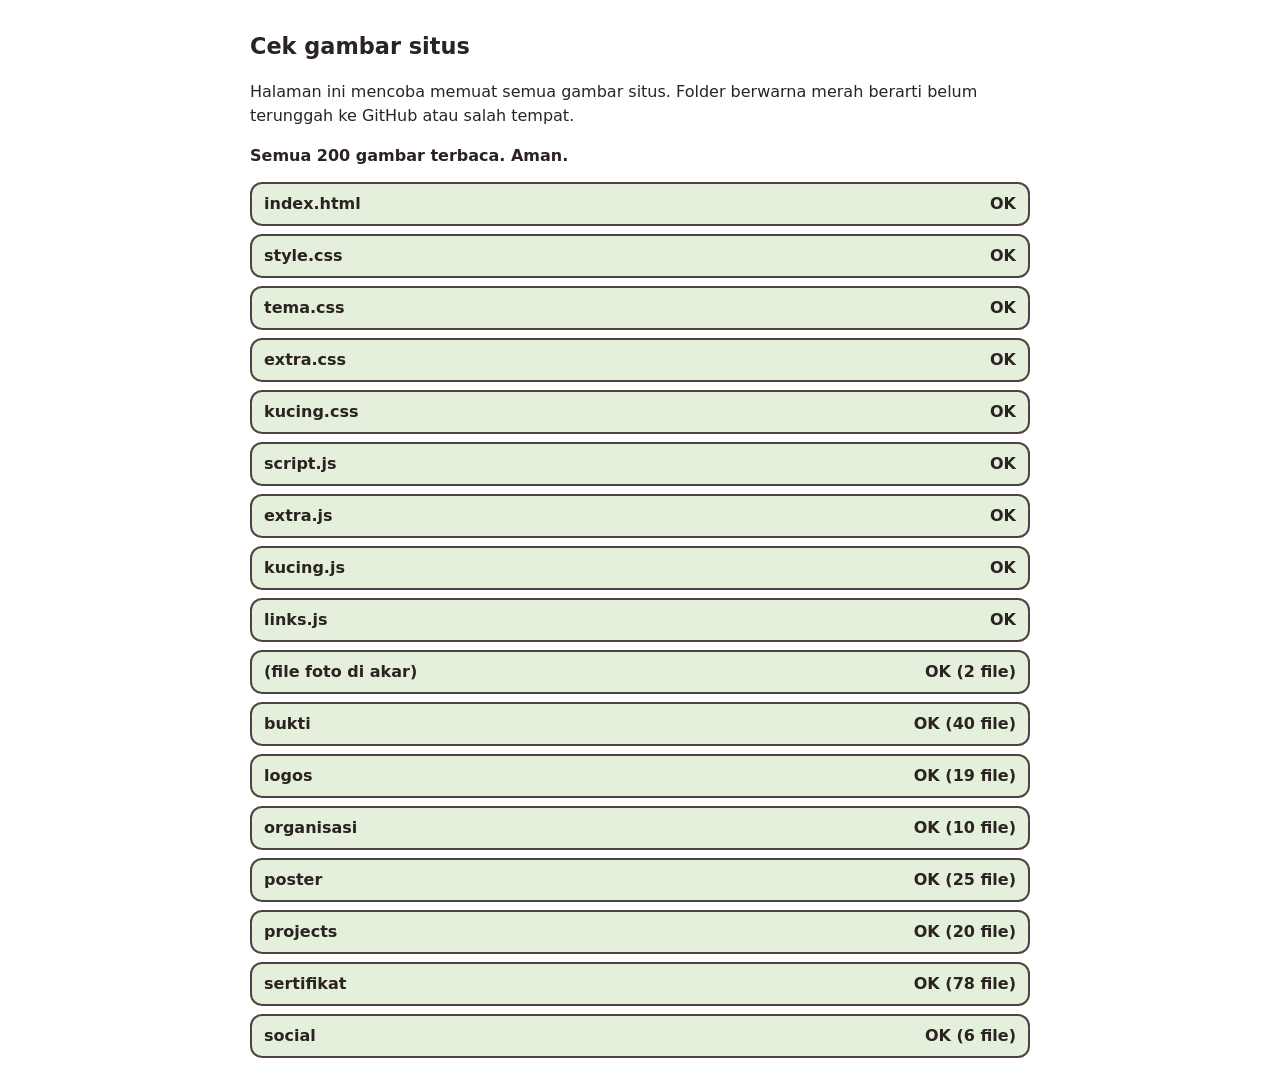
<file: cek.html>
<!doctype html>
<html lang="id"><head><meta charset="utf-8"><meta name="viewport" content="width=device-width,initial-scale=1">
<meta name="robots" content="noindex"><title>Cek gambar situs</title>
<style>body{font:16px/1.5 system-ui,sans-serif;max-width:780px;margin:30px auto;padding:0 16px;color:#2b2321}
h1{font-size:1.4rem}.row{display:flex;gap:10px;align-items:center;padding:8px 12px;border:2px solid #514240;border-radius:12px;margin:8px 0}
.ok{background:#e4efdc}.bad{background:#f8d9d4}.row b{min-width:150px}.row span{margin-left:auto;font-weight:700}
code{background:#eee;padding:1px 6px;border-radius:6px;font-size:.85rem}ul{margin:6px 0 0 18px;padding:0}#sum{font-weight:700;margin:14px 0}</style></head>
<body><h1>Cek gambar situs</h1>
<p>Halaman ini mencoba memuat semua gambar situs. Folder berwarna merah berarti belum terunggah ke GitHub atau salah tempat.</p>
<div id="sum">Memeriksa...</div><div id="code"></div><div id="out"></div>
<script>
var FILES=["bukti/absensi-fisika.jpg", "bukti/agatis-juara2.jpg", "bukti/alura-2026.jpg", "bukti/alura-slide.jpg", "bukti/batik-basurek-2021.jpg", "bukti/bi-cbpr.jpg", "bukti/bi-inflasi.jpg", "bukti/duta-bahasa-2024.jpg", "bukti/duta-kreator-2025.jpg", "bukti/duta-kreator-berita.jpg", "bukti/ercom-esai-2026.jpg", "bukti/fakultas-teknik.jpg", "bukti/faperta-medali.jpg", "bukti/faperta-piala.jpg", "bukti/faperta-ucapan.jpg", "bukti/fls2n-medali-2024.jpg", "bukti/fls2n-provinsi-2024.jpg", "bukti/futsal.jpg", "bukti/geophysics-2024.jpg", "bukti/hut-sman11-2023.jpg", "bukti/hut-sman11-2024.jpg", "bukti/ignite-1.jpg", "bukti/ignite-2.jpg", "bukti/ipa-fair-2025.jpg", "bukti/itdp-pengumuman.jpg", "bukti/literasi-kepahiang-2026.jpg", "bukti/literasi-penyerahan.jpg", "bukti/lomba-sekolah.jpg", "bukti/mia-figma.jpg", "bukti/mostaneer-fair-12.jpg", "bukti/mostaneer-pemenang.jpg", "bukti/neon-2026.jpg", "bukti/neon-kamera.jpg", "bukti/penerimaan-sekolah.jpg", "bukti/pkm-kc-2026.jpg", "bukti/rupiah-school-2024.jpg", "bukti/samsung-s4t-2026.jpg", "bukti/smartest-12ipa7.jpg", "bukti/tabot-2023.jpg", "bukti/wisuda-tahfidz.jpg", "foto-hero.jpg", "foto.jpg", "logos/ajang/fls2n.png", "logos/ajang/gemastik.png", "logos/ajang/lidm.png", "logos/ajang/pim.jpg", "logos/ajang/pkm.jpg", "logos/canva.png", "logos/capcut.png", "logos/css.png", "logos/figma.png", "logos/greenfoot.png", "logos/html.svg", "logos/ibispaint.png", "logos/illustrator.png", "logos/javascript.png", "logos/lainnya.png", "logos/photoshop.png", "logos/pixellab.png", "logos/premiere.png", "logos/python.png", "organisasi/crs.png", "organisasi/duta-kreator.png", "organisasi/ercom.png", "organisasi/himatif.png", "organisasi/mostaneer.png", "organisasi/osis-mpk.png", "organisasi/rohis.png", "organisasi/salemba.png", "organisasi/sman1.png", "organisasi/unib.png", "poster/poster-01.jpg", "poster/poster-02.jpg", "poster/poster-03.jpg", "poster/poster-04.jpg", "poster/poster-05.jpg", "poster/poster-06.jpg", "poster/poster-07.jpg", "poster/poster-08.jpg", "poster/poster-09.jpg", "poster/poster-10.jpg", "poster/poster-11.jpg", "poster/poster-12.jpg", "poster/poster-13.jpg", "poster/poster-14.jpg", "poster/poster-15.jpg", "poster/poster-16.jpg", "poster/poster-17.jpg", "poster/poster-18.jpg", "poster/poster-19.jpg", "poster/poster-20.jpg", "poster/poster-21.jpg", "poster/poster-22.jpg", "poster/poster-23.jpg", "poster/poster-24.jpg", "poster/poster-25.jpg", "projects/alice3.jpg", "projects/alura-video.jpg", "projects/amanah.jpg", "projects/atribut-thumb.jpg", "projects/atribut.jpg", "projects/benar-salah.jpg", "projects/biarkan.jpg", "projects/cegah.jpg", "projects/cofferi.jpg", "projects/dekapan.jpg", "projects/harvest-run.jpg", "projects/literasi.jpg", "projects/merahputih.jpg", "projects/mia-board.jpg", "projects/raflesia-board.jpg", "projects/raflesia-mia.jpg", "projects/raflesia-thumb.jpg", "projects/siplas-ai.jpg", "projects/tas-impian.jpg", "projects/vocare-poster.jpg", "sertifikat/agatis-2025-t.jpg", "sertifikat/agatis-2025.jpg", "sertifikat/bintang-shaum-2021-t.jpg", "sertifikat/bintang-shaum-2021.jpg", "sertifikat/bioexpo-2024-t.jpg", "sertifikat/bioexpo-2024.jpg", "sertifikat/cbpr-2024-t.jpg", "sertifikat/cbpr-2024.jpg", "sertifikat/colorfull-ramadhan-2025-t.jpg", "sertifikat/colorfull-ramadhan-2025.jpg", "sertifikat/cos-2025-t.jpg", "sertifikat/cos-2025.jpg", "sertifikat/daur-ulang-2024-t.jpg", "sertifikat/daur-ulang-2024.jpg", "sertifikat/duta-kreator-2025-t.jpg", "sertifikat/duta-kreator-2025.jpg", "sertifikat/ercom-esai-2026-t.jpg", "sertifikat/ercom-esai-2026.jpg", "sertifikat/faperta-best-poster-t.jpg", "sertifikat/faperta-best-poster.jpg", "sertifikat/faperta-bronze-medal-t.jpg", "sertifikat/faperta-bronze-medal.jpg", "sertifikat/fls2n-kota-2023-mkks-t.jpg", "sertifikat/fls2n-kota-2023-mkks.jpg", "sertifikat/fls2n-kota-2023-sekolah-t.jpg", "sertifikat/fls2n-kota-2023-sekolah.jpg", "sertifikat/fls2n-kota-2024-t.jpg", "sertifikat/fls2n-kota-2024.jpg", "sertifikat/fls2n-provinsi-2024-t.jpg", "sertifikat/fls2n-provinsi-2024.jpg", "sertifikat/futsal-ifl-2021-t.jpg", "sertifikat/futsal-ifl-2021.jpg", "sertifikat/futsal-iktirof-t.jpg", "sertifikat/futsal-iktirof.jpg", "sertifikat/gema-imc-2023-t.jpg", "sertifikat/gema-imc-2023.jpg", "sertifikat/geophysics-2024-t.jpg", "sertifikat/geophysics-2024.jpg", "sertifikat/gsi-2020-t.jpg", "sertifikat/gsi-2020.jpg", "sertifikat/himep-video-2026-t.jpg", "sertifikat/himep-video-2026.jpg", "sertifikat/hiv-aids-2023-t.jpg", "sertifikat/hiv-aids-2023.jpg", "sertifikat/hiv-aids-2025-t.jpg", "sertifikat/hiv-aids-2025.jpg", "sertifikat/hour-of-code-2025-t.jpg", "sertifikat/hour-of-code-2025.jpg", "sertifikat/hut-sman11-2023-t.jpg", "sertifikat/hut-sman11-2023.jpg", "sertifikat/ipa-fair-2025-t.jpg", "sertifikat/ipa-fair-2025.jpg", "sertifikat/itdp-unm-2026-t.jpg", "sertifikat/itdp-unm-2026.jpg", "sertifikat/jawara-sastra-2023-t.jpg", "sertifikat/jawara-sastra-2023.jpg", "sertifikat/jelajah-bung-karno-2024-t.jpg", "sertifikat/jelajah-bung-karno-2024.jpg", "sertifikat/kantor-bahasa-2024-t.jpg", "sertifikat/kantor-bahasa-2024.jpg", "sertifikat/ksr-2024-t.jpg", "sertifikat/ksr-2024.jpg", "sertifikat/mapres-ft-2025-t.jpg", "sertifikat/mapres-ft-2025.jpg", "sertifikat/mica-fiesta-2024-t.jpg", "sertifikat/mica-fiesta-2024.jpg", "sertifikat/neon-2026-t.jpg", "sertifikat/neon-2026.jpg", "sertifikat/osis-2024-t.jpg", "sertifikat/osis-2024.jpg", "sertifikat/syahadah-taqdir-t.jpg", "sertifikat/syahadah-taqdir.jpg", "sertifikat/tabot-2023-t.jpg", "sertifikat/tabot-2023.jpg", "sertifikat/tahfidz-2022-t.jpg", "sertifikat/tahfidz-2022.jpg", "sertifikat/youth-today-2024-t.jpg", "sertifikat/youth-today-2024.jpg", "social/facebook.png", "social/instagram.png", "social/linkedin.png", "social/tiktok.png", "social/whatsapp.png", "social/youtube.png"];
var groups={};FILES.forEach(function(f){var p=f.split('/');var g=p.length>1?p[0]:'(file foto di akar)';(groups[g]=groups[g]||[]).push(f);});
var PART={bukti:'bagian-3-bukti',sertifikat:'bagian-2-sertifikat',projects:'bagian-4-proyek-poster',poster:'bagian-4-proyek-poster',logos:'bagian-5-logo-organisasi-social',organisasi:'bagian-5-logo-organisasi-social',social:'bagian-5-logo-organisasi-social','(file foto di akar)':'bagian-1-kode'};
var CODE=['index.html','style.css','tema.css','extra.css','kucing.css','script.js','extra.js','kucing.js','links.js'];
(function(){var box=document.getElementById('code');CODE.forEach(function(f){var row=document.createElement('div');row.className='row';row.innerHTML='<b>'+f+'</b><span>memeriksa...</span>';box.appendChild(row);
 fetch(f+'?cek='+Date.now(),{cache:'no-store'}).then(function(r){row.className='row '+(r.ok?'ok':'bad');row.querySelector('span').textContent=r.ok?'OK':'tidak ada (bagian-1-kode)';}).catch(function(){row.className='row bad';row.querySelector('span').textContent='tidak terbaca';});});})();
var out=document.getElementById('out'),sum=document.getElementById('sum'),total=FILES.length,done=0,bad=0;
Object.keys(groups).sort().forEach(function(g){
  var row=document.createElement('div');row.className='row';row.innerHTML='<b>'+g+'</b><span>memeriksa...</span>';out.appendChild(row);
  var list=groups[g],ok=0,fail=[],n=0;
  list.forEach(function(f){var im=new Image();
    im.onload=function(){ok++;fin();};im.onerror=function(){fail.push(f);fin();};im.src=f+'?cek='+Date.now();});
  function fin(){n++;done++;if(n<list.length)return;
    row.className='row '+(fail.length?'bad':'ok');
    row.querySelector('span').textContent=fail.length?(fail.length+' dari '+list.length+' gagal, unggah '+(PART[g]||'bagiannya')):('OK ('+list.length+' file)');
    if(fail.length){bad+=fail.length;var ul=document.createElement('ul');fail.slice(0,8).forEach(function(f){var li=document.createElement('li');li.textContent=f;ul.appendChild(li);});
      if(fail.length>8){var li=document.createElement('li');li.textContent='...dan '+(fail.length-8)+' lainnya';ul.appendChild(li);}
      row.parentNode.insertBefore(ul,row.nextSibling);}
    if(done===total)sum.textContent=bad?('Ada '+bad+' gambar yang tidak terbaca dari '+total+'. Unggah ulang folder yang merah.'):('Semua '+total+' gambar terbaca. Aman.');}
});
</script></body></html>
</file>
<file: style.css>
/* ==========================================================
   Portofolio Kucing
   Warna utama ada di :root. Ganti di sini untuk mengubah seluruh tampilan.
   ========================================================== */
:root {
  --sand: #CFC5B4;      /* warna 1 */
  --brown: #514240;     /* warna 2 */
  --olive: #646556;     /* warna 3 */
  --paper: #F1ECE2;     /* turunan terang dari sand, untuk latar halaman */
  --sand-soft: #E3DBCC;
  --line: rgba(81, 66, 64, .3);

  --display: 'Anton', Impact, 'Arial Narrow Bold', sans-serif;
  --body: 'Figtree', system-ui, -apple-system, 'Segoe UI', sans-serif;

  --r-lg: 28px;
  --r-md: 20px;
}

*, *::before, *::after { box-sizing: border-box; }
html { scroll-behavior: smooth; overflow-x: hidden; }
[hidden] { display: none !important; }

body {
  margin: 0;
  background: var(--paper);
  color: var(--brown);
  font-family: var(--body);
  font-size: 16px;
  line-height: 1.55;
  overflow-x: clip;
}

/* tekstur kertas halus */
body::after {
  content: "";
  position: fixed;
  inset: 0;
  z-index: 50;
  pointer-events: none;
  opacity: .08;
  mix-blend-mode: multiply;
  background-image: url("data:image/svg+xml,%3Csvg xmlns='http://www.w3.org/2000/svg' width='160' height='160'%3E%3Cfilter id='n'%3E%3CfeTurbulence type='fractalNoise' baseFrequency='.8' numOctaves='2' stitchTiles='stitch'/%3E%3C/filter%3E%3Crect width='100%25' height='100%25' filter='url(%23n)' opacity='.6'/%3E%3C/svg%3E");
}

h1, h2, h3, p, ul, ol, blockquote { margin: 0; }
ul, ol { padding: 0; list-style: none; }
a { color: inherit; }
:focus-visible { outline: 3px solid var(--olive); outline-offset: 3px; border-radius: 6px; }

.wrap {
  width: min(1180px, 100%);
  margin-inline: auto;
  padding: 22px 16px 48px;
  display: flex;
  flex-direction: column;
  gap: 22px;
}

.ico { width: 1.1em; height: 1.1em; flex: none; }
.ico--lg { width: 1.7em; height: 1.7em; }

.label {
  font-size: .72rem;
  font-weight: 800;
  letter-spacing: .14em;
  text-transform: uppercase;
  line-height: 1.4;
}
.label--right { text-align: right; }

/* ---------- Bilah atas ---------- */
.topbar {
  display: grid;
  grid-template-columns: auto 1fr auto;
  align-items: center;
  gap: 20px;
}
.topbar__mid {
  display: flex;
  align-items: center;
  gap: 16px;
}
.topbar__mid::before, .topbar__mid::after {
  content: "";
  flex: 1;
  height: 1px;
  background: var(--line);
}

/* ---------- Judul besar ---------- */
.title {
  position: relative;
  text-align: center;
  padding-top: 8px;
  isolation: isolate;
}
.title h1 {
  font-family: var(--display);
  font-weight: 400;
  text-transform: uppercase;
  font-size: clamp(3.4rem, 18vw, 15rem);
  line-height: .86;
  letter-spacing: -.005em;
  position: relative;
  z-index: 1;
}
.title__circle {
  position: absolute;
  z-index: -1;
  left: -150px;
  top: 30px;
  width: 300px;
  aspect-ratio: 1;
  border-radius: 50%;
  background: var(--sand);
}
.title__burst {
  position: absolute;
  z-index: -1;
  right: -90px;
  top: 6px;
  width: 270px;
  aspect-ratio: 1;
  display: grid;
  place-items: center;
  color: var(--olive);
}
.title__burst::before {
  content: "";
  position: absolute;
  inset: 0;
  background: repeating-conic-gradient(var(--olive) 0 1.8deg, transparent 1.8deg 10deg);
  -webkit-mask: radial-gradient(circle, transparent 36%, #000 37%, #000 62%, transparent 63%);
          mask: radial-gradient(circle, transparent 36%, #000 37%, #000 62%, transparent 63%);
  opacity: .55;
}
.title__burst .ico { width: 54px; height: 54px; opacity: .8; }

.tags {
  position: relative;
  z-index: 2;
  display: inline-flex;
  flex-wrap: wrap;
  justify-content: center;
  gap: 4px 12px;
  margin-top: -6px;
  padding: 9px 26px;
  border-radius: 999px;
  background: var(--olive);
  color: var(--paper);
  font-size: .8rem;
  font-weight: 800;
  letter-spacing: .16em;
  text-transform: uppercase;
}
.tags i { font-style: normal; opacity: .7; }

/* ---------- Perkenalan ---------- */
.hero {
  position: relative;
  z-index: 1;
  margin-top: 18px;
  display: grid;
  grid-template-columns: 1.02fr 1fr;
  grid-template-areas:
    "text  stage"
    "stats stage";
  column-gap: 30px;
  align-items: start;
}
.hero__text { grid-area: text; padding-top: 34px; }

.hello {
  display: flex;
  align-items: center;
  gap: 8px;
  color: var(--olive);
  font-size: 1.05rem;
  font-weight: 800;
  letter-spacing: .08em;
  text-transform: uppercase;
}
.name {
  margin-top: 8px;
  font-family: var(--display);
  font-weight: 400;
  text-transform: uppercase;
  font-size: clamp(3.2rem, 8vw, 5.6rem);
  line-height: .95;
}
.tagline {
  margin-top: 20px;
  max-width: 24ch;
  font-size: 1.12rem;
  font-weight: 800;
  line-height: 1.3;
  letter-spacing: .02em;
  text-transform: uppercase;
}
.intro { margin-top: 12px; max-width: 46ch; color: rgba(81, 66, 64, .88); }

.pills { margin-top: 22px; display: flex; flex-wrap: wrap; gap: 10px; }
.pill {
  display: inline-flex;
  align-items: center;
  gap: 6px;
  padding: 8px 16px;
  border-radius: 999px;
  font-size: .72rem;
  font-weight: 800;
  letter-spacing: .08em;
  text-transform: uppercase;
}
.pill--line { border: 1.5px solid var(--brown); }
.pill--sand { background: var(--sand); }

/* panggung kucing */
.stage {
  grid-area: stage;
  position: relative;
  min-height: 500px;
  margin-top: 8px;
}
.stage__panel {
  position: absolute;
  inset: auto 0 0 0;
  height: 430px;
  border-radius: 34px;
  background: var(--olive);
}
.cat-btn {
  position: absolute;
  left: 50%;
  bottom: 0;
  transform: translateX(-50%);
  height: 500px;
  padding: 0;
  border: 0;
  background: none;
  cursor: pointer;
  -webkit-tap-highlight-color: transparent;
}
.cat { height: 100%; width: auto; display: block; overflow: visible; }
.cat-btn:active .cat { transform: scale(.985); transform-origin: 50% 100%; }
.cat-btn:focus-visible { outline-offset: -4px; border-radius: 34px; }

.bubble {
  position: absolute;
  left: 7%;
  top: 100px;
  padding: 8px 16px;
  border-radius: 18px 18px 18px 4px;
  background: var(--paper);
  color: var(--brown);
  font-weight: 800;
  opacity: 0;
  transform: translateY(6px) scale(.9);
  transition: opacity .2s, transform .2s;
  pointer-events: none;
}
.bubble.is-on { opacity: 1; transform: none; }

.spark { position: absolute; width: 30px; height: 30px; color: var(--sand); }
.spark--a { left: 6%; top: 180px; animation: twinkle 3.4s ease-in-out infinite; }
.spark--b { left: 11%; top: 230px; width: 18px; height: 18px; animation: twinkle 3.4s 1.2s ease-in-out infinite; }

.stamp {
  position: absolute;
  top: 52px;
  right: 22px;
  width: 92px;
  height: 92px;
  display: grid;
  place-items: center;
  align-content: center;
  gap: 2px;
  background: var(--sand);
  color: var(--brown);
  border-radius: 6px;
  outline: 3px dotted var(--sand);
  outline-offset: 5px;
  transform: rotate(3deg);
  font-size: .62rem;
  font-weight: 800;
  letter-spacing: .14em;
  text-transform: uppercase;
}
.stamp .ico--lg { width: 30px; height: 30px; }

.orbit {
  position: absolute;
  right: 14px;
  bottom: 70px;
  width: 124px;
  height: 124px;
  color: var(--paper);
}
.orbit text { font-size: 10.5px; font-weight: 800; letter-spacing: 1px; fill: var(--paper); font-family: var(--body); }
.orbit__ring { transform-origin: 60px 60px; animation: spin 24s linear infinite; }

/* statistik */
.stats {
  grid-area: stats;
  margin-top: 30px;
  display: grid;
  grid-template-columns: repeat(4, 1fr);
  background: var(--brown);
  color: var(--paper);
  border-radius: var(--r-md);
  padding: 18px 8px;
  align-self: end;
}
.stats li {
  padding: 2px 14px;
  display: grid;
  gap: 6px;
  text-align: center;
}
.stats li + li { border-left: 1px solid rgba(241, 236, 226, .28); }
.stats b {
  font-family: var(--display);
  font-weight: 400;
  font-size: 2.3rem;
  line-height: 1;
}
.stats span {
  font-size: .64rem;
  font-weight: 700;
  letter-spacing: .1em;
  text-transform: uppercase;
  line-height: 1.35;
  opacity: .85;
}

/* ---------- Panel umum ---------- */
.panel {
  position: relative;
  border-radius: var(--r-lg);
  padding: 26px 28px;
}
.panel--sand { background: var(--sand); border: 1.5px solid var(--brown); }
.panel--olive { background: var(--olive); color: var(--paper); }
.panel--brown { background: var(--brown); color: var(--paper); }

.panel__head {
  display: flex;
  align-items: center;
  gap: 10px;
  margin-bottom: 20px;
}
.panel__head h2 {
  font-family: var(--display);
  font-weight: 400;
  font-size: 1.55rem;
  letter-spacing: .02em;
  text-transform: uppercase;
  line-height: 1.1;
}
.panel__rule { flex: 1; height: 1px; background: var(--brown); opacity: .5; margin-inline: 8px; }

.round {
  display: inline-grid;
  place-items: center;
  width: 30px;
  height: 30px;
  border-radius: 50%;
  border: 1.5px solid currentColor;
  flex: none;
  transition: background .2s, color .2s;
}
.round .ico { width: 15px; height: 15px; }

.more {
  display: inline-flex;
  align-items: center;
  gap: 10px;
  font-size: .7rem;
  font-weight: 800;
  letter-spacing: .12em;
  text-transform: uppercase;
  text-decoration: none;
}
.more:hover .round { background: var(--brown); color: var(--sand); }

/* ---------- Karya ---------- */
.works::before, .works::after {
  content: "";
  position: absolute;
  top: 50%;
  width: 30px;
  height: 30px;
  border-radius: 50%;
  background: var(--paper);
  border: 1.5px solid var(--brown);
  transform: translateY(-50%);
}
.works::before { left: -16px; clip-path: inset(0 0 0 50%); }
.works::after  { right: -16px; clip-path: inset(0 50% 0 0); }

.cards {
  display: grid;
  grid-template-columns: repeat(4, 1fr);
  gap: 18px;
}
.card {
  position: relative;
  display: block;
  width: 100%;
  padding: 0;
  border: 0;
  background: none;
  color: inherit;
  font: inherit;
  text-align: left;
  cursor: pointer;
}
.card__img {
  border-radius: 14px;
  overflow: hidden;
  display: block;
  aspect-ratio: 4 / 5;
  background: var(--paper);
  border: 1.5px solid rgba(81, 66, 64, .35);
  transition: transform .25s ease, box-shadow .25s ease;
}
.card__img img { display: block; width: 100%; height: 100%; object-fit: cover; object-position: top center; }
.card:hover .card__img, .card:focus-visible .card__img {
  transform: translateY(-5px) rotate(-.6deg);
  box-shadow: 0 12px 0 -4px rgba(81, 66, 64, .25);
}
.card__cap { display: flex; align-items: center; gap: 10px; margin-top: 12px; }
.card__cap b {
  flex: none;
  display: grid;
  place-items: center;
  width: 28px;
  height: 28px;
  border-radius: 50%;
  background: var(--brown);
  color: var(--paper);
  font-size: .68rem;
  font-weight: 800;
}
.card__cap span { display: grid; min-width: 0; line-height: 1.25; }
.card__cap strong { font-size: .76rem; letter-spacing: .06em; text-transform: uppercase; }
.card__cap small { font-size: .78rem; opacity: .85; }

/* ---------- Alat dan proses ---------- */
.duo { display: grid; gap: 22px; }
.duo--org { grid-template-columns: .8fr 1.2fr; }
.duo--contact { grid-template-columns: 1fr 1fr; }
.process { display: flex; flex-direction: column; }
.process .steps { margin-block: auto; }

/* logo alat desain */
.tools { overflow: hidden; }
.tools__list {
  display: flex;
  flex-wrap: wrap;
  gap: 22px 26px;
  padding-right: 170px;   /* ruang untuk kucing yang mengintip */
}
.tools__list li {
  width: 84px;
  display: grid;
  justify-items: center;
  gap: 10px;
  text-align: center;
  font-size: .72rem;
  font-weight: 700;
  line-height: 1.2;
}
.tool {
  display: block;
  width: 64px;
  height: 64px;
  object-fit: contain;
  filter: drop-shadow(0 5px 0 rgba(0, 0, 0, .16));
  transition: transform .2s ease;
}
.tools__list li:hover .tool { transform: translateY(-4px) rotate(-3deg); }
.peek {
  position: absolute;
  right: 40px;
  bottom: 0;
  width: 150px;
}

/* organisasi */
.orgs__note { margin: -6px 0 18px; font-size: .88rem; opacity: .9; }
.orgs__list {
  display: grid;
  grid-template-columns: repeat(2, 1fr);
  gap: 20px 14px;
}
.orgs__list li {
  display: grid;
  justify-items: center;
  align-content: start;
  gap: 4px;
  text-align: center;
}
.org__logo {
  display: grid;
  place-items: center;
  width: 72px;
  height: 72px;
  margin-bottom: 6px;
}
img.org__logo {
  object-fit: contain;
  padding: 6px;
  border-radius: 18px;
  background: var(--paper);
  border: 1.5px solid var(--brown);
}
.org__logo--empty {
  border-radius: 50%;
  border: 2px dashed rgba(81, 66, 64, .55);
  background: rgba(241, 236, 226, .45);
  color: var(--brown);
}
.org__logo--empty .ico { width: 28px; height: 28px; opacity: .6; }
.orgs__list strong {
  font-size: .72rem;
  letter-spacing: .06em;
  text-transform: uppercase;
  line-height: 1.25;
}
.orgs__list small { font-size: .72rem; opacity: .75; }

.steps {
  display: grid;
  grid-template-columns: repeat(5, 1fr);
}
.steps li {
  position: relative;
  display: grid;
  justify-items: center;
  align-content: start;
  gap: 6px;
  padding-inline: 6px;
  text-align: center;
}
.steps li:not(:last-child)::after {
  content: "";
  position: absolute;
  top: 22px;
  left: calc(50% + 30px);
  width: calc(100% - 60px);
  border-top: 1.5px dashed rgba(241, 236, 226, .5);
}
.step__no {
  display: grid;
  place-items: center;
  width: 44px;
  height: 44px;
  border: 1.5px solid var(--paper);
  border-radius: 50%;
  font-size: .8rem;
  font-weight: 800;
}
.steps h3 {
  margin-top: 8px;
  font-size: .78rem;
  letter-spacing: .12em;
  text-transform: uppercase;
}
.steps p { font-size: .76rem; line-height: 1.4; opacity: .82; }

/* ---------- Testimoni ---------- */
.reviews {
  background: var(--paper);
  border-block: 1.5px solid var(--line);
  padding: 24px 0 26px;
}
.reviews__grid { display: grid; grid-template-columns: repeat(3, 1fr); }
.reviews__grid li {
  display: flex;
  gap: 14px;
  padding: 4px 26px;
}
.reviews__grid li:first-child { padding-left: 4px; }
.reviews__grid li + li { border-left: 1.5px solid var(--line); }
.avatar {
  width: 56px;
  height: 56px;
  flex: none;
  border-radius: 50%;
  background: var(--sand-soft);
  border: 2px solid var(--brown);
  padding: 4px;
}
blockquote { font-size: .92rem; line-height: 1.5; }
.who { margin-top: 12px; display: grid; font-size: .72rem; line-height: 1.35; }
.who strong { letter-spacing: .1em; text-transform: uppercase; }
.who span { opacity: .8; }
.stars { margin-top: 6px; color: var(--olive); letter-spacing: .14em; font-size: .9rem; }

/* ---------- Ajakan dan kontak ---------- */
.cta { overflow: hidden; padding-block: 40px 34px; }
.cta__rays {
  position: absolute;
  right: -110px;
  top: -120px;
  width: 340px;
  aspect-ratio: 1;
  background: repeating-conic-gradient(var(--olive) 0 1.6deg, transparent 1.6deg 9deg);
  -webkit-mask: radial-gradient(circle, transparent 30%, #000 31%, #000 66%, transparent 67%);
          mask: radial-gradient(circle, transparent 30%, #000 31%, #000 66%, transparent 67%);
  opacity: .35;
}
.eyebrow {
  position: relative;
  font-size: .76rem;
  font-weight: 800;
  letter-spacing: .12em;
  text-transform: uppercase;
}
.cta h2 {
  position: relative;
  margin-top: 8px;
  font-family: var(--display);
  font-weight: 400;
  font-size: clamp(2.2rem, 5vw, 3.2rem);
  line-height: 1;
  text-transform: uppercase;
}
.btn {
  position: relative;
  margin-top: 24px;
  display: inline-flex;
  align-items: center;
  gap: 12px;
  padding: 8px 10px 8px 22px;
  border: 1.5px solid var(--brown);
  border-radius: 999px;
  font-size: .8rem;
  font-weight: 800;
  letter-spacing: .06em;
  text-transform: uppercase;
  text-decoration: none;
  transition: background .2s, color .2s;
}
.btn:hover { background: var(--brown); color: var(--sand); }
.slots {
  position: relative;
  margin-top: 22px;
  display: flex;
  align-items: center;
  gap: 8px;
  font-size: .74rem;
  font-weight: 800;
  letter-spacing: .1em;
  text-transform: uppercase;
}

.contact {
  display: grid;
  grid-template-columns: 1fr auto;
  gap: 22px;
  align-items: stretch;
}
.contact__list { display: grid; gap: 14px; }
.contact__list li { display: flex; align-items: center; gap: 12px; min-width: 0; font-size: .92rem; }
.contact__list li > :last-child { overflow-wrap: anywhere; }
.contact__list a { text-decoration: none; }
.contact__list a:hover { text-decoration: underline; text-underline-offset: 4px; }
.contact .round { width: 32px; height: 32px; background: rgba(241, 236, 226, .12); border-color: rgba(241, 236, 226, .6); }
.contact .round .ico { width: 16px; height: 16px; }

.thanks {
  width: 168px;
  display: grid;
  justify-items: center;
  align-content: center;
  gap: 6px;
  padding: 18px 12px;
  border-radius: 18px;
  background: var(--paper);
  color: var(--brown);
  text-align: center;
}
.thanks .ico--lg { color: var(--olive); }
.thanks strong {
  font-family: var(--display);
  font-weight: 400;
  font-size: 1.1rem;
  letter-spacing: .03em;
  text-transform: uppercase;
  line-height: 1.15;
}
.thanks__sub { font-size: .74rem; line-height: 1.35; }

.foot {
  display: flex;
  align-items: center;
  justify-content: center;
  gap: 10px;
  padding-top: 8px;
  font-size: .78rem;
  text-align: center;
  opacity: .85;
}

/* ---------- Gerak ---------- */
.eye {
  transform-box: fill-box;
  transform-origin: center;
  animation: blink 6s infinite;
}
.pupil { transition: transform .08s linear; }

@keyframes blink { 0%, 94%, 100% { transform: scaleY(1); } 97% { transform: scaleY(.08); } }
@keyframes spin { to { transform: rotate(360deg); } }
@keyframes twinkle { 0%, 100% { opacity: 1; transform: scale(1); } 50% { opacity: .35; transform: scale(.7); } }

@media (prefers-reduced-motion: reduce) {
  html { scroll-behavior: auto; }
  .eye, .orbit__ring, .spark { animation: none; }
  .card__img, .bubble { transition: none; }
}

/* ---------- Responsif ---------- */
@media (max-width: 1000px) {
  .cards { grid-template-columns: repeat(2, 1fr); }
  .duo--org, .duo--contact { grid-template-columns: 1fr; }
  .tools__list { padding-right: 140px; }
  .peek { right: 24px; width: 120px; }
  .orgs__list { grid-template-columns: repeat(4, 1fr); }
}

@media (max-width: 860px) {
  .hero {
    grid-template-columns: 1fr;
    grid-template-areas: "text" "stats" "stage";
    row-gap: 8px;
  }
  .hero__text { padding-top: 22px; }
  .stage { margin-top: 36px; }
  .title__circle { width: 200px; left: -100px; top: 20px; }
  .title__burst { width: 170px; right: -70px; }
  .reviews__grid { grid-template-columns: 1fr; }
  .reviews__grid li { padding: 18px 4px; }
  .reviews__grid li + li { border-left: 0; border-top: 1.5px solid var(--line); }
}

@media (max-width: 720px) {
  .steps { grid-template-columns: 1fr; gap: 18px; }
  .steps li {
    grid-template-columns: 44px 1fr;
    justify-items: start;
    text-align: left;
    column-gap: 14px;
    row-gap: 2px;
  }
  .steps li:not(:last-child)::after { display: none; }
  .step__no { grid-row: 1 / span 2; }
  .steps h3 { margin-top: 0; }
  .contact { grid-template-columns: 1fr; }
  .thanks { width: 100%; }
}

@media (max-width: 560px) {
  .wrap { gap: 18px; }
  .topbar { grid-template-columns: 1fr auto; }
  .topbar__mid { display: none; }
  .panel { padding: 22px 18px; }
  .panel__head h2 { font-size: 1.3rem; }
  .panel__rule { display: none; }
  .works .panel__head { flex-wrap: wrap; }
  .more { margin-left: auto; }
  .cards { grid-template-columns: 1fr; }
  .stats { grid-template-columns: repeat(2, 1fr); row-gap: 16px; }
  .stats li:nth-child(3) { border-left: 0; }
  .stage { min-height: 400px; }
  .stage__panel { height: 340px; border-radius: 28px; }
  .cat-btn { height: 400px; }
  .bubble { top: 70px; left: 5%; }
  .spark--a { top: 150px; }
  .spark--b { top: 196px; }
  .stamp { top: 40px; right: 12px; width: 78px; height: 78px; font-size: .54rem; }
  .orbit { width: 96px; height: 96px; right: 8px; bottom: 56px; }
  .tools__list { padding-right: 0; padding-bottom: 54px; gap: 20px 14px; justify-content: center; }
  .tools__list li { width: 76px; }
  .peek { right: 50%; transform: translateX(50%); width: 110px; }
  .tools { padding-bottom: 20px; }
  .orgs__list { grid-template-columns: repeat(2, 1fr); }
}


/* ==========================================================
   Tambahan: proyek, tentang, pendidikan, prestasi, jendela perbesar
   ========================================================== */

/* saring proyek */
.works .panel__head { flex-wrap: wrap; row-gap: 12px; }
.chips { display: flex; flex-wrap: wrap; gap: 8px; }
.chip {
  padding: 7px 14px;
  border: 1.5px solid var(--brown);
  border-radius: 999px;
  background: transparent;
  color: var(--brown);
  font: inherit;
  font-size: .7rem;
  font-weight: 800;
  letter-spacing: .1em;
  text-transform: uppercase;
  cursor: pointer;
  transition: background .2s, color .2s;
}
.chip:hover { background: rgba(81, 66, 64, .12); }
.chip.is-on { background: var(--brown); color: var(--sand); }

.cards li.is-wide { grid-column: span 2; }
.cards li.is-wide .card__img { aspect-ratio: 8 / 5; }
.card__tools { position: absolute; top: 10px; left: 10px; display: flex; gap: 4px; }
.card__tools img { width: 26px; height: 26px; border-radius: 7px; box-shadow: 0 2px 6px rgba(0, 0, 0, .3); }
.card__play {
  position: absolute;
  right: 12px;
  top: 12px;
  width: 38px;
  height: 38px;
  border-radius: 50%;
  background: rgba(241, 236, 226, .92);
}
.card__play::after {
  content: "";
  position: absolute;
  left: 15px;
  top: 11px;
  border-left: 12px solid var(--brown);
  border-block: 8px solid transparent;
}
.card__cap strong { overflow-wrap: anywhere; }

/* tentang */
.about {
  display: grid;
  grid-template-columns: 300px 1fr;
  gap: 38px;
  align-items: center;
  padding-block: 34px;
}
.about__photo {
  margin: 0;
  padding: 10px 10px 10px;
  background: var(--paper);
  border-radius: 16px;
  transform: rotate(-2.5deg);
  box-shadow: 0 14px 0 -4px rgba(0, 0, 0, .22);
}
.about__photo img { display: block; width: 100%; height: auto; border-radius: 8px; }
.about__text { display: grid; gap: 14px; min-width: 0; }
.about__text .panel__head { margin-bottom: 4px; }
.about__text p { max-width: 66ch; font-size: .96rem; opacity: .95; }
.social { display: flex; flex-wrap: wrap; align-items: center; gap: 10px 18px; margin-top: 6px; }
.social__label { font-size: .72rem; font-weight: 800; letter-spacing: .14em; text-transform: uppercase; }
.social ul { display: flex; flex-wrap: wrap; gap: 12px; }
.social a { display: block; transition: transform .2s; }
.social a:hover { transform: translateY(-3px) rotate(-4deg); }
.social img { display: block; width: 40px; height: 40px; }
.social a.is-pending { opacity: .5; cursor: default; }

/* pendidikan dan organisasi */
.path { display: grid; gap: 16px; }
.path--two { grid-template-columns: repeat(2, minmax(0, 1fr)); gap: 18px 22px; }
.path li { display: flex; align-items: center; gap: 14px; min-width: 0; }
.path__logo {
  flex: none;
  width: 56px;
  height: 56px;
  object-fit: contain;
  filter: drop-shadow(0 3px 0 rgba(0, 0, 0, .18));
}
.path__logo--empty {
  display: grid;
  place-items: center;
  border: 2px dashed currentColor;
  border-radius: 50%;
  opacity: .55;
  filter: none;
}
.path__logo--empty .ico { width: 22px; height: 22px; }
.path div { display: grid; gap: 1px; min-width: 0; line-height: 1.3; }
.path strong { font-size: .8rem; letter-spacing: .06em; text-transform: uppercase; }
.path small { font-size: .84rem; opacity: .9; overflow-wrap: anywhere; }
.path em { font-size: .74rem; font-style: normal; font-weight: 700; opacity: .75; }

/* prestasi */
.panel--line { border: 1.5px solid var(--brown); }
.awards__grid { display: grid; grid-template-columns: 1.05fr 1fr; gap: 28px; align-items: start; }
.awards__list { display: grid; gap: 12px; min-width: 0; }
.awards__list li { display: flex; gap: 12px; align-items: flex-start; min-width: 0; }
.awards__list div { display: grid; gap: 1px; min-width: 0; line-height: 1.3; }
.awards__list strong { font-size: .86rem; }
.awards__list small { font-size: .78rem; opacity: .8; overflow-wrap: anywhere; }
.rank {
  flex: none;
  min-width: 78px;
  padding: 4px 10px;
  border-radius: 999px;
  text-align: center;
  font-size: .68rem;
  font-weight: 800;
  letter-spacing: .08em;
  text-transform: uppercase;
}
.rank--1 { background: var(--brown); color: var(--paper); }
.rank--2 { background: var(--olive); color: var(--paper); }
.rank--3 { background: var(--sand); color: var(--brown); }
.awards__shot {
  position: relative;
  padding: 0;
  border: 1.5px solid var(--brown);
  border-radius: 16px;
  overflow: hidden;
  background: #fff;
  cursor: zoom-in;
  position: sticky;
  top: 16px;
}
.awards__shot img { display: block; width: 100%; height: auto; }
.awards__zoom {
  position: absolute;
  right: 10px;
  bottom: 10px;
  padding: 6px 12px;
  border-radius: 999px;
  background: var(--brown);
  color: var(--paper);
  font-size: .68rem;
  font-weight: 800;
  letter-spacing: .1em;
  text-transform: uppercase;
}

/* proses (kini selebar halaman) */
.process .steps { max-width: 980px; margin-inline: auto; }

.btn--light { color: var(--paper); border-color: var(--paper); align-self: flex-start; background: transparent; }
.btn--light:hover { background: var(--paper); color: var(--brown); }

/* jendela perbesar */
.lb {
  width: min(1040px, calc(100vw - 24px));
  max-width: none;
  padding: 0;
  border: 0;
  background: transparent;
  color: var(--paper);
}
.lb::backdrop { background: rgba(32, 24, 24, .84); }
.lb__box {
  position: relative;
  display: grid;
  grid-template-columns: minmax(0, 1.3fr) minmax(0, 1fr);
  height: min(calc(100vh - 32px), 760px);
  grid-template-rows: minmax(0, 1fr);
  background: var(--brown);
  border-radius: var(--r-lg);
  overflow: hidden;
}
.lb__media {
  display: grid;
  align-content: start;
  gap: 12px;
  padding: 14px;
  background: #2b2222;
  overflow: auto;
  min-width: 0;
}
.lb__media img { display: block; width: 100%; height: auto; border-radius: 10px; }
.lb__info { display: flex; flex-direction: column; gap: 12px; padding: 34px 26px 24px; overflow: auto; min-width: 0; }
.lb__meta { font-size: .72rem; font-weight: 800; letter-spacing: .14em; text-transform: uppercase; color: var(--sand); }
.lb__info h3 {
  font-family: var(--display);
  font-weight: 400;
  font-size: 1.9rem;
  line-height: 1.05;
  text-transform: uppercase;
  text-wrap: balance;
}
.lb__desc { font-size: .94rem; opacity: .92; }
.lb__tools { display: flex; flex-wrap: wrap; gap: 10px; }
.lb__tools li { display: inline-flex; align-items: center; gap: 8px; padding: 5px 12px 5px 5px; border-radius: 999px; background: rgba(241, 236, 226, .12); font-size: .74rem; font-weight: 700; }
.lb__tools img { width: 24px; height: 24px; border-radius: 7px; }
.lb__nav { margin-top: auto; padding-top: 12px; display: flex; align-items: center; gap: 14px; font-size: .78rem; font-weight: 800; letter-spacing: .1em; }
.lb__nav button, .lb__close {
  display: grid;
  place-items: center;
  width: 38px;
  height: 38px;
  border: 1.5px solid var(--paper);
  border-radius: 50%;
  background: transparent;
  color: var(--paper);
  cursor: pointer;
  transition: background .2s, color .2s;
}
.lb__nav button:hover, .lb__close:hover { background: var(--paper); color: var(--brown); }
.lb__nav button:first-child .ico { transform: scaleX(-1); }
.lb__close { position: absolute; top: 12px; right: 12px; z-index: 2; background: rgba(81, 66, 64, .85); }
.lb__box.is-solo { grid-template-columns: 1fr; height: auto; max-height: calc(100vh - 32px); }
.lb__box.is-solo .lb__info { display: none; }
.lb__box.is-solo .lb__media { padding: 14px; }

@media (max-width: 1000px) {
  .cards li.is-wide { grid-column: span 2; }
  .about { grid-template-columns: 240px 1fr; gap: 28px; }
  .awards__grid { grid-template-columns: 1fr; }
  .awards__shot { position: relative; top: auto; }
}
@media (max-width: 860px) {
  .about { grid-template-columns: 1fr; }
  .about__photo { width: min(260px, 100%); margin-inline: auto; }
  .path--two { grid-template-columns: 1fr; }
}
@media (max-width: 720px) {
  .lb__box { grid-template-columns: 1fr; grid-template-rows: none; height: auto; max-height: calc(100vh - 24px); overflow: auto; }
  .lb__media { max-height: 56vh; }
  .lb__info { overflow: visible; padding: 22px 20px 20px; }
}
@media (max-width: 560px) {
  .cards li.is-wide { grid-column: auto; }
  .cards li.is-wide .card__img { aspect-ratio: 16 / 10; }
  .chips { width: 100%; }
  .lb__info h3 { font-size: 1.5rem; }
}

/* ==========================================================
   Penajaman warna dan perapian
   ========================================================== */
:root {
  --paper: #FAF6EE;                 /* latar halaman lebih terang agar panel lebih menonjol */
  --line: rgba(81, 66, 64, .5);
}
body::after { display: none; }      /* tekstur kertas membuat warna tampak pudar */

/* teks memakai warna penuh, bukan setengah transparan */
.intro, .about__text p, .path small, .path em, .card__cap small,
.awards__list small, .stats span, .lb__desc, .orgs__note { opacity: 1; }
.intro { color: var(--brown); }
.panel--sand .path small, .panel--sand .path em { color: var(--brown); }

/* bingkai dan bayangan lebih tegas */
.panel--sand, .panel--line { border-width: 2px; }
.card__img { border: 2px solid var(--brown); }
.card__img img { filter: saturate(1.12) contrast(1.05); }
.about__photo img { filter: saturate(1.08) contrast(1.04); }
.panel { box-shadow: 0 7px 0 -2px rgba(81, 66, 64, .22); }
.panel--brown { box-shadow: 0 7px 0 -2px rgba(81, 66, 64, .35); }
.title__burst::before { opacity: .9; }
.cta__rays { opacity: .6; }
.tags, .rank--2 { background: var(--olive); }
.chip { border-width: 2px; }

/* statistik tinggal tiga angka */
.stats { grid-template-columns: repeat(3, 1fr); }

/* kontak tanpa kartu terima kasih */
.contact { display: block; }
.contact .panel__head { margin-bottom: 18px; }
.contact__list { gap: 16px; }
.contact__list a { font-weight: 700; }

@media (max-width: 560px) {
  .stats { grid-template-columns: repeat(3, 1fr); row-gap: 0; padding-inline: 4px; }
  .stats li { padding-inline: 6px; }
  .stats li:nth-child(3) { border-left: 1px solid rgba(241, 236, 226, .28); }
  .stats b { font-size: 1.9rem; }
  .stats span { font-size: .56rem; }
}

/* ==========================================================
   Data CV: pengalaman, inovasi, keahlian, prestasi per tingkat, pelatihan
   ========================================================== */

/* pengalaman kerja */
.work__grid { display: grid; grid-template-columns: repeat(2, minmax(0, 1fr)); gap: 22px; }
.job { display: grid; align-content: start; gap: 8px; padding: 22px; border: 2px solid var(--brown); border-radius: var(--r-md); background: var(--paper); }
.job__date { font-size: .7rem; font-weight: 800; letter-spacing: .12em; text-transform: uppercase; color: var(--olive); }
.job h3 { font-family: var(--display); font-weight: 400; font-size: 1.5rem; line-height: 1.1; text-transform: uppercase; }
.job__sub { font-weight: 800; font-size: .86rem; }
.job ul { display: grid; gap: 8px; margin-top: 4px; }
.job li { position: relative; padding-left: 18px; font-size: .9rem; }
.job li::before { content: ""; position: absolute; left: 0; top: .55em; width: 8px; height: 8px; border-radius: 50%; background: var(--olive); }

/* karya ilmiah */
.sci__list { display: grid; gap: 14px; }
.sci__list li {
  display: grid;
  grid-template-columns: 112px minmax(0, 1fr);
  gap: 18px;
  align-items: start;
  padding: 16px 18px;
  border: 2px solid var(--brown);
  border-radius: var(--r-md);
  background: var(--paper);
}
.sci__list .rank { min-width: 0; width: 100%; }
.sci__event { font-size: .7rem; font-weight: 800; letter-spacing: .1em; text-transform: uppercase; color: var(--olive); }
.sci__list h3 { margin-top: 2px; font-size: 1.02rem; line-height: 1.25; }
.sci__list p:not(.sci__event) { margin-top: 4px; font-size: .88rem; }
.rank--x { background: transparent; color: inherit; border: 1.5px solid currentColor; }

/* keahlian */
.tools__list { padding-right: 0; }
.skills { display: grid; gap: 14px; margin-top: 26px; padding-top: 22px; padding-right: 170px; border-top: 1.5px solid rgba(241, 236, 226, .35); }
.skills > div { display: grid; grid-template-columns: 130px minmax(0, 1fr); gap: 12px; align-items: start; }
.skills dt { margin: 0; padding-top: 5px; font-size: .72rem; font-weight: 800; letter-spacing: .12em; text-transform: uppercase; }
.skills dd { margin: 0; display: flex; flex-wrap: wrap; gap: 8px; }
.skills dd span { padding: 5px 12px; border-radius: 999px; background: rgba(241, 236, 226, .16); border: 1.5px solid rgba(241, 236, 226, .5); font-size: .8rem; font-weight: 700; }

/* organisasi bertahap */
.path__group { margin: 4px 0 14px; font-size: .74rem; font-weight: 800; letter-spacing: .14em; text-transform: uppercase; opacity: 1; }
.path__group:not(:first-of-type) { margin-top: 22px; }
.path__logo--tile { border-radius: 12px; background: #fff; filter: none; }
.more { margin-top: 22px; border-top: 1.5px solid rgba(241, 236, 226, .4); padding-top: 14px; }
.more summary { cursor: pointer; font-weight: 800; font-size: .8rem; letter-spacing: .08em; text-transform: uppercase; }
.more ul { display: grid; gap: 10px; margin-top: 14px; }
.more li { font-size: .86rem; }

/* prestasi per tingkat */
.levels { display: flex; flex-wrap: wrap; gap: 10px; margin-bottom: 22px; }
.level {
  display: grid;
  justify-items: center;
  gap: 2px;
  min-width: 96px;
  padding: 10px 16px 9px;
  border: 2px solid var(--brown);
  border-radius: 16px;
  background: transparent;
  color: var(--brown);
  font: inherit;
  cursor: pointer;
  transition: background .2s, color .2s, transform .2s;
}
.level b { font-family: var(--display); font-weight: 400; font-size: 1.9rem; line-height: 1; }
.level span { font-size: .66rem; font-weight: 800; letter-spacing: .1em; text-transform: uppercase; }
.level:hover { transform: translateY(-2px); background: rgba(81, 66, 64, .1); }
.level.is-on { background: var(--brown); color: var(--sand); }
.awards__scroll { display: grid; gap: 24px; max-height: 640px; overflow: auto; padding-right: 10px; scrollbar-width: thin; scrollbar-color: var(--olive) transparent; }
.award-group h3 { display: flex; align-items: center; gap: 10px; margin-bottom: 12px; padding-bottom: 8px; border-bottom: 2px solid var(--brown); font-family: var(--display); font-weight: 400; font-size: 1.25rem; letter-spacing: .03em; text-transform: uppercase; }
.award-group h3 span { display: inline-grid; place-items: center; min-width: 28px; height: 28px; padding-inline: 8px; border-radius: 999px; background: var(--brown); color: var(--paper); font-family: var(--body); font-weight: 800; font-size: .76rem; }
.awards__list li + li { margin-top: 0; }
.awards__list small { opacity: 1; }
.rank { min-width: 84px; white-space: nowrap; }

/* pelatihan */
.train__list { display: grid; grid-template-columns: repeat(2, minmax(0, 1fr)); gap: 16px 34px; }
.train__list li { display: grid; grid-template-columns: 84px minmax(0, 1fr); gap: 14px; align-items: start; }
.train__list time { padding-top: 2px; font-size: .7rem; font-weight: 800; letter-spacing: .08em; text-transform: uppercase; color: var(--sand); }
.train__list strong { display: block; font-size: .9rem; line-height: 1.3; }
.train__list small { display: block; margin-top: 2px; font-size: .8rem; opacity: 1; }

@media (max-width: 1000px) {
  .skills { padding-right: 0; padding-bottom: 54px; }
  .train__list { grid-template-columns: 1fr; }
}
@media (max-width: 860px) {
  .work__grid { grid-template-columns: 1fr; }
}
@media (max-width: 560px) {
  .sci__list li { grid-template-columns: 1fr; gap: 10px; }
  .sci__list .rank { width: auto; justify-self: start; min-width: 84px; }
  .skills > div { grid-template-columns: 1fr; gap: 6px; }
  .skills dt { padding-top: 0; }
  .level { min-width: 84px; padding-inline: 12px; }
  .awards__scroll { max-height: 520px; }
  .train__list li { grid-template-columns: 1fr; gap: 2px; }
}

.duo--org { align-items: start; }

/* kartu lebar: potong dari tengah agar judul sampul video tidak terpotong */
.cards li.is-wide .card__img img { object-position: center; }

/* galeri sertifikat */
.clevel {
  display: grid; justify-items: center; gap: 2px; min-width: 96px; padding: 10px 16px 9px;
  border: 2px solid var(--brown); border-radius: 16px; background: transparent; color: var(--brown);
  font: inherit; cursor: pointer; transition: background .2s, color .2s, transform .2s;
}
.clevel b { font-family: var(--display); font-weight: 400; font-size: 1.9rem; line-height: 1; }
.clevel span { font-size: .66rem; font-weight: 800; letter-spacing: .1em; text-transform: uppercase; }
.clevel:hover { transform: translateY(-2px); background: rgba(81, 66, 64, .1); }
.clevel.is-on { background: var(--brown); color: var(--sand); }
.certs__grid { display: grid; grid-template-columns: repeat(3, minmax(0, 1fr)); gap: 20px; }
.certs__grid li[hidden] { display: none; }
.cert { display: grid; gap: 12px; width: 100%; padding: 0; border: 0; background: none; color: inherit; font: inherit; text-align: left; cursor: zoom-in; }
.cert__img {
  display: block; aspect-ratio: 10 / 7; overflow: hidden; border-radius: 14px; background: #fff;
  border: 2px solid var(--brown); transition: transform .25s ease, box-shadow .25s ease;
}
.cert__img img { display: block; width: 100%; height: 100%; object-fit: contain; }
.cert:hover .cert__img, .cert:focus-visible .cert__img { transform: translateY(-5px) rotate(-.6deg); box-shadow: 0 12px 0 -4px rgba(81, 66, 64, .25); }
.cert__cap { display: flex; align-items: flex-start; gap: 10px; min-width: 0; }
.cert__cap > span:last-child { display: grid; min-width: 0; line-height: 1.3; }
.cert__cap strong { font-size: .86rem; overflow-wrap: anywhere; }
.cert__cap small { font-size: .78rem; overflow-wrap: anywhere; }
@media (max-width: 1000px) { .certs__grid { grid-template-columns: repeat(2, minmax(0, 1fr)); } }
@media (max-width: 560px) {
  .certs__grid { grid-template-columns: 1fr; }
  .clevel { min-width: 84px; padding-inline: 12px; }
}
@media (prefers-reduced-motion: reduce) { .cert__img { transition: none; } }
.certs .rank--3 { background: var(--paper); color: var(--brown); border: 1.5px solid var(--brown); }

/* prestasi: daftar selebar panel, tanpa gambar kolase */
.awards__grid { grid-template-columns: 1fr; }
.awards__scroll { max-height: none; overflow: visible; padding-right: 0; }
.awards__list { grid-template-columns: repeat(2, minmax(0, 1fr)); gap: 14px 34px; }
@media (max-width: 860px) { .awards__list { grid-template-columns: 1fr; } }
.awards__list .rank { flex: none; width: 112px; min-width: 0; text-align: center; }
@media (max-width: 560px) { .awards__list .rank { width: 96px; } }

/* Bukti kegiatan */
.moments__grid { column-count: 3; column-gap: 18px; margin: 0; padding: 0; list-style: none; }
.moments__grid li { break-inside: avoid; margin: 0 0 18px; }
.moment { display: grid; gap: 10px; width: 100%; padding: 0; border: 0; background: none; color: inherit; font: inherit; text-align: left; cursor: zoom-in; }
.moment__img { display: block; overflow: hidden; border-radius: 14px; border: 2px solid var(--brown); background: var(--paper); transition: transform .25s ease, box-shadow .25s ease; }
.moment__img img { display: block; width: 100%; height: auto; }
.moment:hover .moment__img, .moment:focus-visible .moment__img { transform: translateY(-5px) rotate(-.6deg); box-shadow: 0 12px 0 -4px rgba(81, 66, 64, .25); }
.moment__cap { display: grid; gap: 2px; line-height: 1.3; }
.moment__cap strong { font-size: .86rem; overflow-wrap: anywhere; }
.moment__cap small { font-size: .78rem; overflow-wrap: anywhere; opacity: .85; }
.moments__links { display: grid; grid-template-columns: repeat(2, minmax(0, 1fr)); gap: 24px; margin-top: 12px; padding-top: 22px; border-top: 2px dashed rgba(81, 66, 64, .4); }
.moments__links h3 { margin: 0 0 12px; font-size: .95rem; }
.moments__links h3 span { opacity: .7; font-weight: 600; }
.moments__links ul { display: flex; flex-wrap: wrap; gap: 8px; margin: 0; padding: 0; list-style: none; }
.moments__links a { display: inline-flex; align-items: center; gap: 8px; padding: 7px 12px; border: 2px solid var(--brown); border-radius: 999px; color: inherit; text-decoration: none; font-size: .78rem; font-weight: 700; background: var(--paper); transition: transform .2s ease, background .2s ease; }
.moments__links a:hover, .moments__links a:focus-visible { transform: translateY(-2px); background: var(--sand); }
.moments__links a img { display: block; width: 20px; height: 20px; object-fit: contain; }
.moments__links em { font-style: normal; font-weight: 600; opacity: .8; }
@media (max-width: 1000px) { .moments__grid { column-count: 2; } }
@media (max-width: 560px) { .moments__grid { column-count: 1; } .moments__links { grid-template-columns: 1fr; } }
@media (prefers-reduced-motion: reduce) { .moment__img, .moments__links a { transition: none; } }

/* bingkai sertifikat: paspartu krem, garis cokelat ganda, bayangan bawah */
.certs__grid { gap: 26px 22px; }
.cert__img {
  display: grid; place-items: center; aspect-ratio: 10 / 7.4; padding: 12px;
  background: var(--paper); border: 3px solid var(--brown); border-radius: 8px;
  box-shadow: inset 0 0 0 2px var(--sand), inset 0 0 0 4px rgba(81, 66, 64, .35), 0 7px 0 -2px rgba(81, 66, 64, .28);
}
.cert__img img { width: auto; height: auto; max-width: 100%; max-height: 100%; object-fit: contain; border: 1px solid rgba(81, 66, 64, .4); box-shadow: 0 2px 6px rgba(81, 66, 64, .25); background: #fff; }
.cert__cap { padding: 0 4px; }
</file>
<file: tema.css>
/* ==========================================================
   TEMA BARU: bingkai tebal, nomor bagian, kolase, kartu rapi
   (dimuat setelah style.css, jadi menimpa gaya lama)
   ========================================================== */

body {
  background-color: var(--sand);
  background-image: radial-gradient(rgba(81, 66, 64, .22) 1.4px, transparent 1.6px);
  background-size: 18px 18px;
}

/* ---------- bingkai halaman ---------- */
.wrap {
  width: min(1240px, calc(100% - 28px));
  margin: 18px auto 30px;
  padding: 26px 30px 56px;
  background: var(--paper);
  border: 4px solid var(--brown);
  border-radius: 40px;
  box-shadow: 10px 10px 0 var(--brown);
}

/* ---------- nomor bagian ---------- */
.secno {
  flex: none;
  font-family: var(--display);
  font-size: 1.05rem;
  letter-spacing: .06em;
  line-height: 1;
  padding: 7px 13px 6px;
  border-radius: 999px;
  background: var(--brown);
  color: var(--paper);
  border: 2px solid var(--brown);
}
.panel--brown .secno, .panel--olive .secno { background: var(--paper); color: var(--brown); border-color: var(--paper); }
.panel__head h2 { font-size: clamp(1.7rem, 3.4vw, 2.5rem); }
.panel { border-width: 3px; box-shadow: 0 8px 0 -2px rgba(81, 66, 64, .3); }
.panel--sand, .panel--line { border-width: 3px; }
.panel--olive, .panel--brown { border: 3px solid var(--brown); }

/* ---------- hero: foto ---------- */
.stage { min-height: 520px; }
.stage__panel {
  height: 450px;
  border: 3px solid var(--brown);
  background:
    radial-gradient(rgba(241, 236, 226, .16) 1.6px, transparent 1.8px) 0 0 / 16px 16px,
    var(--olive);
  box-shadow: 8px 8px 0 var(--brown);
}
.stage__photo {
  position: absolute;
  z-index: 3;
  left: 6%;
  bottom: 40px;
  width: min(300px, 62%);
  margin: 0;
  padding: 10px 10px 0;
  background: var(--paper);
  border: 3px solid var(--brown);
  border-radius: 14px;
  box-shadow: 7px 7px 0 rgba(0, 0, 0, .35);
  transform: rotate(-3deg);
}
.stage__photo img {
  display: block;
  width: 100%;
  height: auto;
  aspect-ratio: 3 / 4;
  object-fit: cover;
  border-radius: 6px;
  border: 2px solid var(--brown);
}
.stage__photo figcaption {
  padding: 9px 4px 10px;
  text-align: center;
  font-size: .66rem;
  font-weight: 800;
  letter-spacing: .12em;
  text-transform: uppercase;
}
.tape {
  position: absolute;
  top: -13px;
  width: 78px;
  height: 24px;
  background: rgba(207, 197, 180, .9);
  border: 1.5px dashed rgba(81, 66, 64, .45);
  z-index: 4;
}
.tape--l { left: -22px; transform: rotate(-38deg); }
.tape--r { right: -22px; transform: rotate(38deg); }
.cat-btn {
  z-index: 2;
  height: 270px;
  left: auto;
  right: 4%;
  transform: none;
}
/* posisi hiasan hero setelah ada foto */
.orbit { right: 18px; bottom: auto; top: 136px; left: auto; z-index: 5; }
.bubble { left: auto; right: 5%; top: 246px; z-index: 6; }
.spark--a, .spark--b { display: none; }

/* ---------- kolase poster berjalan ---------- */
.collage {
  position: relative;
  margin-top: 6px;
  padding: 44px 0 14px;
  border: 3px solid var(--brown);
  border-radius: 28px;
  background: var(--sand);
  overflow: hidden;
  display: grid;
  gap: 10px;
  box-shadow: 0 8px 0 -2px rgba(81, 66, 64, .3);
}
.collage__label {
  position: absolute;
  top: 10px;
  left: 18px;
  display: flex;
  align-items: baseline;
  gap: 8px;
  font-family: var(--display);
  letter-spacing: .04em;
  text-transform: uppercase;
  line-height: 1;
}
.collage__label span { font-size: .9rem; opacity: .75; }
.collage__label b { font-weight: 400; font-size: 1.5rem; }
.collage__row { overflow: hidden; }
.collage__track { display: flex; gap: 10px; width: max-content; animation: geser 60s linear infinite; }
.collage__row--rev .collage__track { animation-direction: reverse; animation-duration: 70s; }
.collage__track img {
  width: 108px;
  height: 135px;
  object-fit: cover;
  border: 2.5px solid var(--brown);
  border-radius: 10px;
  background: var(--paper);
  box-shadow: 3px 3px 0 rgba(81, 66, 64, .45);
}
.collage__track img:nth-child(odd) { transform: rotate(-2deg); }
.collage__track img:nth-child(even) { transform: rotate(2deg) translateY(4px); }
@keyframes geser { to { transform: translateX(calc(-50% - 5px)); } }

/* ---------- proyek: kelompok rapi ---------- */
.tgroups { display: grid; gap: 46px; }
.tgroup__head {
  display: flex;
  align-items: center;
  flex-wrap: wrap;
  gap: 8px 14px;
  padding-bottom: 12px;
  margin-bottom: 20px;
  border-bottom: 3px solid var(--brown);
}
.tgroup__no {
  font-family: var(--display);
  font-size: clamp(2.6rem, 6vw, 4rem);
  line-height: .9;
  min-width: .7em;
  color: transparent;
  -webkit-text-stroke: 2.5px var(--brown);
}
.tgroup__head h3 {
  font-family: var(--display);
  font-weight: 400;
  font-size: clamp(1.5rem, 3vw, 2.1rem);
  letter-spacing: .03em;
  text-transform: uppercase;
  line-height: 1;
}
.tgroup__count {
  font-size: .66rem;
  font-weight: 800;
  letter-spacing: .12em;
  text-transform: uppercase;
  padding: 5px 11px;
  border-radius: 999px;
  background: var(--brown);
  color: var(--paper);
}
.tgroup__head p { flex-basis: 100%; font-size: .9rem; font-weight: 500; }
@media (min-width: 900px) { .tgroup__head p { flex-basis: auto; margin-left: auto; } }

.tgrid { display: grid; gap: 26px 18px; align-items: stretch; }
.tgrid > li { display: flex; }
.tgrid > li > .tile { width: 100%; }
.tgrid--poster.is-few { display: flex; justify-content: center; flex-wrap: wrap; }
.tgrid--poster.is-few > li { width: calc((100% - 54px) / 4); }
.tgrid--wide > li.w-banner > .tile { max-width: 880px; margin-inline: auto; }
.tgrid--poster { grid-template-columns: repeat(4, minmax(0, 1fr)); }
.tgrid--wide { grid-template-columns: repeat(6, minmax(0, 1fr)); }
.tgrid--wide > li { grid-column: span 3; }
.tgrid--wide > li.w-third { grid-column: span 2; }
.tgrid--wide > li.w-banner { grid-column: 1 / -1; }
.tgrid--wide > li.w-single { grid-column: 2 / span 4; }
.tgrid > li, .certs__grid > li { min-width: 0; }

.more {
  display: block;
  margin: 24px auto 0;
  padding: 12px 26px;
  font: 800 .74rem/1 var(--body);
  letter-spacing: .1em;
  text-transform: uppercase;
  color: var(--brown);
  background: var(--paper);
  border: 2.5px solid var(--brown);
  border-radius: 999px;
  box-shadow: 4px 4px 0 var(--brown);
  cursor: pointer;
  transition: transform .15s ease, box-shadow .15s ease;
}
.more:hover { transform: translate(-2px, -2px); box-shadow: 6px 6px 0 var(--brown); }
.more:active { transform: translate(2px, 2px); box-shadow: 2px 2px 0 var(--brown); }

/* ---------- kartu seragam (proyek, sertifikat, bukti) ---------- */
.tile { display: flex; flex-direction: column; gap: 12px; }
.tile__img {
  position: relative;
  display: block;
  overflow: hidden;
  background: var(--paper);
  border: 3px solid var(--brown);
  border-radius: 16px;
  box-shadow: 5px 5px 0 var(--brown);
  text-decoration: none;
  cursor: zoom-in;
  transition: transform .18s ease, box-shadow .18s ease;
}
.tile.has-link .tile__img { cursor: pointer; }
.tile__img:hover, .tile__img:focus-visible { transform: translate(-3px, -3px); box-shadow: 8px 8px 0 var(--brown); }
.tile__img img { display: block; width: 100%; height: 100%; }

.tgrid--poster .tile__img { aspect-ratio: 4 / 5; }
.tgrid--poster .tile__img img { object-fit: cover; object-position: top center; }
.tgrid--wide .tile__img { aspect-ratio: 16 / 9; }
.tgrid--wide > li.w-banner .tile__img { aspect-ratio: 21 / 9; }
.tgrid--wide .tile__img img { object-fit: cover; object-position: center; }
.tgrid--wide .tile.fit-contain .tile__img { background: var(--brown); }
.tgrid--wide .tile.fit-contain .tile__img img { object-fit: contain; }

.tile--cert .tile__img { aspect-ratio: 4 / 3; background: #fff; }
.tile--cert .tile__img img { object-fit: contain; }
.tile--moment .tile__img img { height: auto; }

.tile__tools { position: absolute; top: 10px; left: 10px; display: flex; gap: 4px; z-index: 2; }
.tile__tools img { width: 26px; height: 26px; border-radius: 7px; box-shadow: 0 2px 6px rgba(0, 0, 0, .3); }
.tile__play {
  position: absolute; right: 12px; bottom: 12px; z-index: 2;
  width: 44px; height: 44px; border-radius: 50%;
  background: var(--paper); border: 2.5px solid var(--brown);
}
.tile__play::after {
  content: ""; position: absolute; left: 17px; top: 11px;
  border-style: solid; border-width: 9px 0 9px 14px;
  border-color: transparent transparent transparent var(--brown);
}

/* keterangan */
.tile__cap { display: flex; align-items: flex-start; gap: 10px; min-width: 0; }
.tile__cap b {
  flex: none; display: grid; place-items: center;
  width: 30px; height: 30px; border-radius: 50%;
  background: var(--brown); color: var(--paper);
  font: 800 .72rem/1 var(--body);
}
.tile__cap > span:not(.rank) { display: grid; min-width: 0; line-height: 1.28; }
.tile__cap strong { font-size: .8rem; letter-spacing: .05em; text-transform: uppercase; overflow-wrap: anywhere; }
.tile__cap small { font-size: .8rem; font-weight: 500; opacity: 1; }
.tile--moment .tile__cap { display: grid; gap: 2px; line-height: 1.28; }
.tile--moment .tile__cap strong { text-transform: none; letter-spacing: 0; font-size: .9rem; }
.tile--moment .tile__cap small { font-size: .8rem; }

/* tombol di bawah gambar */
.tile__actions { display: flex; gap: 8px; margin-top: auto; }
.tbtn {
  flex: 1 1 0;
  display: inline-flex; align-items: center; justify-content: center; gap: 6px;
  min-height: 38px; padding: 8px 12px;
  font: 800 .68rem/1.1 var(--body);
  letter-spacing: .09em; text-transform: uppercase; text-align: center; text-decoration: none;
  border: 2.5px solid var(--brown); border-radius: 999px;
  cursor: pointer;
  transition: transform .15s ease, box-shadow .15s ease, background .15s ease, color .15s ease;
}
.tbtn .ico { width: 1.25em; height: 1.25em; }
.tbtn--link { background: var(--brown); color: var(--paper); box-shadow: 3px 3px 0 var(--olive); }
.tbtn--link:hover { transform: translate(-2px, -2px); box-shadow: 5px 5px 0 var(--olive); }
.tbtn--zoom { background: var(--paper); color: var(--brown); }
.tbtn--zoom:hover { background: var(--sand); }
.tbtn:active { transform: translate(1px, 1px); box-shadow: none; }
/* tanpa tautan, tombol perbesar mengisi satu baris penuh */
.tile:not(.has-link) .tbtn--zoom { flex: 1 1 100%; }

/* ---------- sertifikat dan bukti ---------- */
.certs__grid { gap: 28px 22px; }
.moments__grid { column-gap: 22px; }
.moments__grid > li { break-inside: avoid; margin: 0 0 28px; }
.levels .clevel { border-width: 2.5px; }

/* ---------- responsif ---------- */
@media (max-width: 1000px) {
  .tgrid--poster { grid-template-columns: repeat(3, minmax(0, 1fr)); }
  .tgrid--poster.is-few > li { width: calc((100% - 36px) / 3); }
}
@media (max-width: 860px) {
  .wrap { padding: 20px 16px 44px; border-radius: 30px; box-shadow: 6px 6px 0 var(--brown); }
  .stage__photo { left: 50%; transform: translateX(-62%) rotate(-3deg); }
  .cat-btn { right: 0; height: 200px; }
  .orbit { top: 100px; }
  .bubble { top: 250px; }
  .tgrid--wide > li, .tgrid--wide > li.w-third, .tgrid--wide > li.w-single, .tgrid--wide > li.w-banner { grid-column: 1 / -1; }
  .tgrid--wide > li.w-banner .tile__img { aspect-ratio: 16 / 9; }
}
@media (max-width: 640px) {
  .tgrid--poster { grid-template-columns: repeat(2, minmax(0, 1fr)); gap: 18px 12px; }
  .tgrid--poster.is-few > li { width: calc((100% - 12px) / 2); }
  .tile__actions { flex-direction: column; }
  .tbtn { min-height: 36px; font-size: .62rem; }
  .tgroup__count { font-size: .6rem; }
  .collage__track img { width: 88px; height: 110px; }
}
@media (max-width: 460px) {
  body { background-image: none; }
  .wrap { width: calc(100% - 16px); margin-block: 8px 18px; border-width: 3px; }
}
@media (prefers-reduced-motion: reduce) {
  .collage__track { animation: none; }
  .tile__img, .tbtn, .more { transition: none; }
}

/* tombol bertumpuk di kartu sempit */
.tgrid--poster .tile__actions, .tgrid--wide > li.w-third .tile__actions { flex-direction: column; }
.certs__grid > li { display: flex; }
.certs__grid > li > .tile { width: 100%; }
.wrap { overflow: hidden; }
@media (max-width: 860px) { .orbit { display: none; } }
</file>
<file: extra.css>
/* ==========================================================
   EXTRA: rapikan tampilan, tombol "tampilkan lebih", gerak halus
   (dimuat paling akhir, setelah style.css dan tema.css)
   ========================================================== */

/* ---------- tombol tampilkan lebih / lebih sedikit ---------- */
.xmore-wrap { display: flex; justify-content: center; margin: 26px 0 4px; }
.xmore {
  position: relative; overflow: hidden; cursor: pointer;
  display: inline-flex; align-items: center; gap: 12px;
  padding: 12px 22px; border: 2px solid var(--brown); border-radius: 999px;
  background: var(--paper); color: var(--brown);
  font: 800 .82rem/1 var(--body, inherit); letter-spacing: .04em;
  box-shadow: 0 4px 0 var(--brown);
  transition: transform .2s, box-shadow .2s, background .2s, color .2s;
}
.xmore:hover, .xmore:focus-visible { transform: translateY(-2px); box-shadow: 0 6px 0 var(--brown); background: var(--brown); color: var(--paper); }
.xmore:active { transform: translateY(3px); box-shadow: 0 1px 0 var(--brown); }
.xmore::before { /* kilau saat disorot */
  content: ""; position: absolute; inset: 0 auto 0 -60%; width: 40%;
  background: linear-gradient(100deg, transparent, rgba(255,255,255,.55), transparent);
  transform: skewX(-20deg); transition: left .6s;
}
.xmore:hover::before { left: 130%; }
.xmore__n { display: inline-grid; place-items: center; min-width: 26px; height: 26px; padding: 0 8px; border-radius: 99px; background: var(--brown); color: var(--paper); font-size: .76rem; transition: background .2s, color .2s; }
.xmore:hover .xmore__n { background: var(--paper); color: var(--brown); }
.xmore__chev { width: 9px; height: 9px; border: solid currentColor; border-width: 0 2.5px 2.5px 0; transform: rotate(45deg) translateY(-2px); transition: transform .3s; }
.xmore[aria-expanded="true"] .xmore__chev { transform: rotate(225deg) translateY(-2px); }
.panel--brown .xmore, .panel--olive .xmore { border-color: var(--paper); background: transparent; color: var(--paper); box-shadow: 0 4px 0 var(--paper); }
.panel--brown .xmore:hover, .panel--olive .xmore:hover { background: var(--paper); color: var(--brown); }
.is-over { display: none !important; }
.xmore-wrap[hidden] { display: none; }
@keyframes xin { from { opacity: 0; transform: translateY(22px) scale(.96); } to { opacity: 1; transform: none; } }
.is-fresh { animation: xin .55s cubic-bezier(.2,.8,.2,1) both; animation-delay: calc(var(--i, 0) * 70ms); }


/* ---------- organisasi: kepanitiaan dan kegiatan ---------- */
.orgs details.more {
  margin-top: 26px; padding: 0; overflow: hidden; border: 1.5px solid rgba(241,236,226,.4);
  border-radius: 20px; background: rgba(241,236,226,.08);
  text-transform: none; letter-spacing: 0; font: inherit;
}
.orgs details.more summary {
  display: flex; align-items: center; justify-content: space-between; gap: 14px; list-style: none; cursor: pointer;
  padding: 16px 22px; font-size: .95rem; font-weight: 800; letter-spacing: .01em; text-transform: none;
  transition: background .2s;
}
.orgs details.more summary::-webkit-details-marker { display: none; }
.orgs details.more summary::after { content: ""; flex: none; width: 10px; height: 10px; border: solid currentColor; border-width: 0 2.5px 2.5px 0; transform: rotate(45deg); transition: transform .3s; }
.orgs details.more[open] summary::after { transform: rotate(225deg); }
.orgs details.more summary:hover { background: rgba(241,236,226,.12); }
.orgs details.more ul { display: grid; grid-template-columns: repeat(2, minmax(0, 1fr)); gap: 12px; margin: 0; padding: 4px 18px 20px; list-style: none; }
.orgs details.more[open] li { animation: xin .5s cubic-bezier(.2,.8,.2,1) both; }
.orgs details.more[open] li:nth-child(2) { animation-delay: .07s; } .orgs details.more[open] li:nth-child(3) { animation-delay: .14s; } .orgs details.more[open] li:nth-child(4) { animation-delay: .21s; }
.orgs details.more li {
  margin: 0; padding: 12px 16px; border-radius: 14px; background: rgba(0,0,0,.14);
  text-transform: none; letter-spacing: 0; font-size: .86rem; font-weight: 500; line-height: 1.55; overflow-wrap: anywhere;
}
.orgs details.more li strong { display: block; margin-bottom: 2px; font-size: .78rem; font-weight: 800; letter-spacing: .1em; text-transform: uppercase; }

/* ---------- gambar sertifikat/bukti yang gagal dimuat ---------- */
img.is-broken { font-size: 0; color: transparent; background: repeating-linear-gradient(45deg, #eee7da 0 10px, #e3dbcc 10px 20px); }
.tile__img.img-fail { position: relative; display: block; min-height: 180px; }
.tile__img.img-fail::after {
  content: "Gambar belum terunggah. Pastikan folder sertifikat ada di samping index.html.";
  position: absolute; inset: 0; display: grid; place-items: center; padding: 18px; text-align: center;
  font-size: .78rem; font-weight: 700; line-height: 1.45; color: var(--brown);
}

/* ---------- gerak: bilah kemajuan, muncul saat digulir, miring halus ---------- */
.xprog { position: fixed; z-index: 60; top: 0; left: 0; right: 0; height: 5px; background: var(--brown); transform: scaleX(0); transform-origin: left; }
.js-anim .rv { opacity: 0; transform: translateY(46px); transition: opacity .8s cubic-bezier(.2,.8,.2,1), transform .8s cubic-bezier(.2,.8,.2,1); }
.js-anim .rv.in { opacity: 1; transform: none; }
.js-anim .rv-item { opacity: 0; transform: translateY(26px) scale(.97); transition: opacity .6s ease, transform .6s cubic-bezier(.2,.8,.2,1); transition-delay: calc(var(--i, 0) * 60ms); }
.js-anim .rv-item.in { opacity: 1; transform: none; }
.tile { transition: transform .25s ease-out, box-shadow .25s; }
@media (hover: hover) and (pointer: fine) {
  .tile:hover { transform: perspective(800px) rotateX(var(--rx, 0deg)) rotateY(var(--ry, 0deg)) translateY(-6px); }
}
@keyframes wag { 0%, 100% { transform: rotate(0); } 25% { transform: rotate(-14deg) scale(1.1); } 60% { transform: rotate(10deg) scale(1.1); } }
.panel__head .ico { transform-origin: 50% 70%; }
.rv.in .panel__head .ico { animation: wag 1.1s .5s ease-in-out 1; }
@keyframes bob { 0%, 100% { transform: translateY(0); } 50% { transform: translateY(-9px); } }
.hero img { animation: bob 6s ease-in-out infinite; }

@media (max-width: 700px) {
  .orgs details.more ul { grid-template-columns: 1fr; }
}
@media (prefers-reduced-motion: reduce) {
  .js-anim .rv, .js-anim .rv-item { opacity: 1; transform: none; transition: none; }
  .hero img, .rv.in .panel__head .ico, .is-fresh, .orgs details.more[open] li { animation: none; }
  .tile:hover { transform: none; } .xprog { display: none; }
}

/* perbaikan kontras kotak kepanitiaan */
.orgs details.more { background: rgba(0,0,0,.16); color: var(--paper); box-shadow: none; }
.orgs details.more summary, .orgs details.more li, .orgs details.more li strong { color: var(--paper); }
.orgs details.more li { background: rgba(241,236,226,.1); }
.orgs details.more summary:hover { background: rgba(241,236,226,.1); }


/* ==========================================================
   PROYEK: kartu ringkas, rapi, tidak memakan tempat
   ========================================================== */
.tgroups { gap: 34px; }
.tgroup__head { margin-bottom: 16px; padding-bottom: 10px; border-bottom-width: 2.5px; }
.tgroup__no { font-size: clamp(2rem, 4vw, 2.7rem); -webkit-text-stroke-width: 2px; }
.tgroup__head h3 { font-size: clamp(1.15rem, 2.2vw, 1.55rem); }
.tgroup__count { font-size: .6rem; padding: 4px 10px; }
.tgroup__head p { font-size: .84rem; }

.tgrid { gap: 16px; }
.tgrid--wide { grid-template-columns: repeat(auto-fill, minmax(min(100%, 250px), 1fr)); }
.tgrid--wide > li,
.tgrid--wide > li.w-third,
.tgrid--wide > li.w-banner,
.tgrid--wide > li.w-single { grid-column: auto; }
.tgrid--wide > li.w-banner > .tile { max-width: none; }
.tgrid--poster { grid-template-columns: repeat(auto-fill, minmax(min(46%, 175px), 1fr)); }
.tgrid--poster.is-few > li { width: clamp(150px, 22%, 200px); }

.tile--card {
  gap: 9px; padding: 9px 9px 11px;
  background: var(--paper); border: 2.5px solid var(--brown); border-radius: 18px;
  box-shadow: 4px 4px 0 var(--brown);
  transition: transform .25s ease-out, box-shadow .25s;
}
.tile--card:hover { box-shadow: 6px 6px 0 var(--brown); }
.tile--card .tile__img { border: 0; border-radius: 11px; box-shadow: none; background: var(--sand-soft, #f1e9de); }
.tile--card .tile__img:hover, .tile--card .tile__img:focus-visible { transform: none; box-shadow: none; }
.tile--card .tile__img img { transition: transform .45s ease; }
.tile--card .tile__img:hover img { transform: scale(1.05); }
.tgrid--wide .tile__img, .tgrid--wide > li.w-banner .tile__img { aspect-ratio: 16 / 10; }
.tgrid--wide .tile.fit-contain .tile__img { background: var(--brown); }
.tile--card .tile__play { width: 34px; height: 34px; right: 8px; bottom: 8px; border-width: 2px; }
.tile--card .tile__play::after { left: 13px; top: 8px; border-width: 7px 0 7px 11px; }
.tile--card .tile__tools img { width: 22px; height: 22px; }

.tile--card .tile__cap { gap: 8px; padding: 0 2px; }
.tile--card .tile__cap b { width: 24px; height: 24px; font-size: .62rem; }
.tile--card .tile__cap strong { font-size: .7rem; letter-spacing: .04em; }
.tile--card .tile__cap small { font-size: .72rem; }
.tile--card .tile__actions { gap: 6px; padding: 0 2px; }
.tile--card .tbtn { min-height: 30px; padding: 5px 10px; font-size: .6rem; border-width: 2px; gap: 5px; }
.tile--card .tbtn--link { box-shadow: 2px 2px 0 var(--olive); }

/* chip bernomor bila satu gambar punya beberapa tautan */
.tlinks { flex: 1 1 100%; display: flex; flex-wrap: wrap; align-items: center; gap: 6px; }
.tlinks span { font: 800 .6rem/1 var(--body); letter-spacing: .09em; text-transform: uppercase; margin-right: 2px; }
.tlinks a {
  display: inline-flex; align-items: center; gap: 5px; min-height: 28px; padding: 4px 11px;
  font: 800 .7rem/1 var(--body); color: var(--paper); background: var(--brown);
  border: 2px solid var(--brown); border-radius: 999px; text-decoration: none;
  box-shadow: 2px 2px 0 var(--olive); transition: transform .15s, box-shadow .15s;
}
.tlinks a:hover, .tlinks a:focus-visible { transform: translate(-1px, -1px); box-shadow: 3px 3px 0 var(--olive); }
.tlinks img { display: block; width: 16px; height: 16px; border-radius: 4px; }
.tile:has(.tlinks) .tile__actions { flex-wrap: wrap; }
.tile:has(.tlinks) .tbtn--zoom { flex: 1 1 100%; }
.tgroups .tgrid > li .tile--card .tile__actions { flex-direction: row; }


/* ==========================================================
   V4: bukti rapat tanpa ruang kosong, logo ajang, pencarian,
   dock alat, mode gelap, cetak
   ========================================================== */

/* ---------- bukti kegiatan: kisi seragam (tidak ada lubang kosong) ---------- */
.moments__grid { column-count: auto !important; columns: auto !important; display: grid !important;
  grid-template-columns: repeat(auto-fill, minmax(min(100%, 215px), 1fr)); gap: 18px; }
.moments__grid > li { margin: 0 !important; break-inside: auto; display: flex; min-width: 0; }
.tile--moment { width: 100%; height: 100%; padding: 9px 9px 11px; gap: 9px; background: var(--paper);
  border: 2.5px solid var(--brown); border-radius: 18px; box-shadow: 4px 4px 0 var(--brown); }
.tile--moment:hover { box-shadow: 6px 6px 0 var(--brown); }
.tile--moment .tile__img { aspect-ratio: 4 / 3; border: 0; border-radius: 11px; box-shadow: none; background: var(--sand-soft); }
.tile--moment .tile__img:hover, .tile--moment .tile__img:focus-visible { transform: none; box-shadow: none; }
.tile--moment .tile__img img { height: 100%; object-fit: cover; object-position: center 22%; transition: transform .45s ease; }
.tile--moment .tile__img:hover img { transform: scale(1.06); }
.tile--moment.fit-contain .tile__img { background: var(--brown); }
.tile--moment.fit-contain .tile__img img { object-fit: contain; }
.tile--moment.fit-top .tile__img img { object-position: center 8%; }
.awards__list .rank { white-space: normal; line-height: 1.15; padding-block: 6px; }
.evlogo { height: 32px; max-width: 68px; }
.tile--moment .tile__cap { padding: 0 2px; gap: 1px; }
.tile--moment .tile__cap strong { font-size: .8rem; line-height: 1.28; }
.tile--moment .tile__cap small { font-size: .72rem; line-height: 1.35; }
.tile--moment .tile__actions { padding: 0 2px; }
.tile--moment .tbtn { min-height: 30px; padding: 5px 10px; font-size: .6rem; border-width: 2px; gap: 5px; }
.tile--moment .tbtn--link { box-shadow: 2px 2px 0 var(--olive); }

/* ---------- lencana logo ajang di pojok gambar ---------- */
.tile__event { position: absolute; top: 8px; right: 8px; z-index: 3; display: grid; place-items: center; height: 30px; padding: 3px 7px;
  background: #fff; border-radius: 9px; box-shadow: 0 2px 8px rgba(0, 0, 0, .28); }
.tile__event img, .tile--card .tile__img:hover .tile__event img { width: auto; height: 22px; max-width: 70px; display: block; transform: none; object-fit: contain; }

/* ---------- ajang bergengsi ---------- */
.ajang { margin: 0 0 22px; padding: 16px 16px 18px; border: 2.5px dashed var(--brown); border-radius: 22px; background: var(--paper); }
.ajang__title { display: flex; align-items: center; gap: 8px; margin: 0 0 14px; font: 400 1.05rem/1 var(--display); letter-spacing: .05em; text-transform: uppercase; }
.ajang__title .ico { width: 16px; height: 16px; }
.ajang__list { list-style: none; margin: 0; padding: 0; display: grid; grid-template-columns: repeat(auto-fit, minmax(min(100%, 200px), 1fr)); gap: 14px; }
.ajang__card { display: flex; flex-direction: column; gap: 10px; padding: 10px; border: 2.5px solid var(--brown); border-radius: 16px;
  background: var(--paper); box-shadow: 3px 3px 0 var(--brown); transition: transform .28s cubic-bezier(.2, .8, .2, 1), box-shadow .28s; }
.ajang__card:hover { transform: translateY(-6px) rotate(-.7deg); box-shadow: 5px 8px 0 var(--brown); }
.ajang__logo { display: grid; place-items: center; height: 96px; border-radius: 11px; background: #fff; overflow: hidden; border: 2px solid var(--line); }
.ajang__logo img { max-width: 84%; max-height: 80px; object-fit: contain; transition: transform .45s cubic-bezier(.2, .8, .2, 1); }
.ajang__card:hover .ajang__logo img { transform: scale(1.1) rotate(-2deg); }
.ajang__logo--photo img { max-width: none; max-height: none; width: 100%; height: 100%; object-fit: cover; }
.ajang__card b { display: block; font-size: .86rem; line-height: 1.25; }
.ajang__card small { display: block; margin-top: 2px; font-size: .76rem; line-height: 1.35; }
.ajang__res { display: inline-block; margin-top: 8px; font: 800 .62rem/1 var(--body); letter-spacing: .08em; text-transform: uppercase; font-style: normal;
  padding: 5px 9px; border: 1.5px solid var(--brown); border-radius: 99px; }
.ajang__res--win { background: var(--brown); color: var(--paper); }

/* ---------- prestasi: cari, klik untuk lihat sertifikat, logo ---------- */
.asearch { display: flex; flex-wrap: wrap; align-items: center; gap: 8px 16px; margin: 0 0 18px; }
.asearch__box { flex: 1 1 320px; display: flex; align-items: center; gap: 10px; padding: 0 16px; min-height: 46px; background: var(--paper);
  border: 2.5px solid var(--brown); border-radius: 999px; box-shadow: 3px 3px 0 var(--brown); transition: box-shadow .2s, transform .2s; }
.asearch__box:focus-within { transform: translate(-1px, -1px); box-shadow: 5px 5px 0 var(--olive); }
.asearch__box .ico { flex: none; width: 19px; height: 19px; }
.asearch input { flex: 1; min-width: 0; border: 0; outline: 0; background: transparent; color: var(--brown); font: 600 .9rem/1 var(--body); padding: 12px 0; }
.asearch input::placeholder { color: var(--brown); opacity: .6; }
.asearch__info { margin: 0; font-size: .82rem; font-weight: 700; }
.awards__list li { position: relative; }
.awards__list li > div { flex: 1 1 auto; }
.awards__list li.has-ref { cursor: pointer; margin: -6px -8px; padding: 6px 8px; border-radius: 12px; transition: background .2s, transform .2s; }
.awards__list li.has-ref:hover, .awards__list li.has-ref:focus-visible { background: rgba(81, 66, 64, .09); transform: translateX(3px); outline: none; }
.awards__list li.has-ref:focus-visible { box-shadow: 0 0 0 2.5px var(--brown); }
.evlogo { flex: none; align-self: center; height: 28px; width: auto; max-width: 60px; object-fit: contain; padding: 2px 4px; background: #fff; border-radius: 7px; border: 1.5px solid var(--line); }
.aref { flex: none; align-self: center; font: 800 .56rem/1 var(--body); font-style: normal; letter-spacing: .08em; text-transform: uppercase; padding: 4px 8px;
  border: 1.5px solid currentColor; border-radius: 99px; opacity: 0; transform: translateX(-5px); transition: opacity .2s, transform .2s; white-space: nowrap; }
.has-ref:hover .aref, .has-ref:focus-visible .aref { opacity: .9; transform: none; }
@media (hover: none) { .aref { opacity: .6; transform: none; } }
.award-group[hidden], .awards__list li[hidden] { display: none !important; }

/* ---------- kontak: alat cepat ---------- */
.contact__tools { display: flex; flex-wrap: wrap; gap: 10px; margin-top: 20px; }
.ctool { display: inline-flex; align-items: center; gap: 8px; padding: 10px 16px; min-height: 42px; cursor: pointer; text-decoration: none;
  font: 800 .72rem/1 var(--body); letter-spacing: .06em; text-transform: uppercase; color: var(--paper); background: transparent;
  border: 2px solid var(--paper); border-radius: 999px; transition: transform .18s, background .18s, color .18s, box-shadow .18s; }
.ctool .ico { width: 17px; height: 17px; }
.ctool:hover, .ctool:focus-visible { background: var(--paper); color: var(--brown); transform: translateY(-3px); box-shadow: 0 5px 0 rgba(0, 0, 0, .3); }

/* ---------- dock alat ---------- */
.dock { position: fixed; right: 14px; bottom: 16px; z-index: 55; display: flex; flex-direction: column; gap: 9px; align-items: center; }
.dock__btn { width: 46px; height: 46px; display: grid; place-items: center; cursor: pointer; color: var(--brown); background: var(--paper);
  border: 2.5px solid var(--brown); border-radius: 50%; box-shadow: 3px 3px 0 var(--brown); transition: transform .2s, box-shadow .2s, background .2s, color .2s, opacity .25s; }
.dock__btn .ico { width: 21px; height: 21px; }
.dock__btn:hover, .dock__btn:focus-visible { background: var(--brown); color: var(--paper); transform: translate(-2px, -2px); box-shadow: 5px 5px 0 var(--olive); }
.dock__btn:active { transform: translate(1px, 1px); box-shadow: 1px 1px 0 var(--brown); }
.dock__btn--top { opacity: 0; transform: translateY(14px) scale(.8); pointer-events: none; }
.dock__btn--top.is-on { opacity: 1; transform: none; pointer-events: auto; }
.dock__btn--top.is-on:hover { transform: translate(-2px, -2px); }
.toast { position: fixed; left: 50%; bottom: 26px; z-index: 70; max-width: min(92vw, 420px); padding: 12px 20px; text-align: center; font: 800 .82rem/1.3 var(--body);
  color: var(--paper); background: var(--brown); border: 2px solid var(--paper); border-radius: 999px; box-shadow: 0 6px 22px rgba(0, 0, 0, .35);
  opacity: 0; transform: translate(-50%, 20px); pointer-events: none; transition: opacity .25s, transform .3s cubic-bezier(.2, .8, .2, 1); }
.toast.is-on { opacity: 1; transform: translate(-50%, 0); }
@media (max-width: 700px) { .dock { right: 8px; bottom: 10px; gap: 7px; } .dock__btn { width: 42px; height: 42px; } .awards__list li.has-ref { margin: -4px -6px; padding: 4px 6px; } }

/* ---------- mode gelap ---------- */
:root[data-theme="dark"] { --paper: #1d1817; --sand: #2b2220; --sand-soft: #382d2a; --brown: #eadfcf; --olive: #8f907b; --line: rgba(234, 223, 207, .35); color-scheme: dark; }
:root[data-theme="dark"] body { background-image: radial-gradient(rgba(234, 223, 207, .09) 1.4px, transparent 1.6px); }
:root[data-theme="dark"] .wrap { border-color: #7d6b62; box-shadow: 10px 10px 0 #0e0b0a; }
:root[data-theme="dark"] .panel { box-shadow: 0 8px 0 -2px rgba(0, 0, 0, .45); }
:root[data-theme="dark"] .tile--card, :root[data-theme="dark"] .tile--moment, :root[data-theme="dark"] .ajang__card { box-shadow: 4px 4px 0 #0e0b0a; }
:root[data-theme="dark"] .tile__img, :root[data-theme="dark"] .tile--cert .tile__img { border-color: var(--brown); }
:root[data-theme="dark"] .tile__img { box-shadow: 5px 5px 0 #0e0b0a; }
:root[data-theme="dark"] .rank--1 { background: var(--brown); color: var(--paper); }
:root[data-theme="dark"] .awards__list li.has-ref:hover, :root[data-theme="dark"] .awards__list li.has-ref:focus-visible { background: rgba(234, 223, 207, .1); }
:root[data-theme="dark"] .dock__btn, :root[data-theme="dark"] .asearch__box { box-shadow: 3px 3px 0 #0e0b0a; }
:root[data-theme="dark"] .collage__track img { box-shadow: 3px 3px 0 #0e0b0a; }
:root[data-theme="dark"] .toast { color: var(--paper); }
:root[data-theme="dark"] .ears { background: #7d6b62; }

/* ---------- tema berganti halus ---------- */
html.is-themeing, html.is-themeing * { transition: background-color .45s, color .45s, border-color .45s, box-shadow .45s !important; }

/* ---------- cetak / simpan PDF ---------- */
@media print {
  @page { margin: 12mm; }
  * { -webkit-print-color-adjust: exact; print-color-adjust: exact; }
  .dock, .toast, .xprog, .walker, .pawtrail, .ears, .sitter, .jump, .collage, .contact__tools, .asearch, .xmore-wrap, .levels, .tbtn, .tlinks,
  .cat-btn, .orbit, .bubble, .sleeper, .zzz, .chips, .aref, .tile__play { display: none !important; }
  html, body { background: #fff !important; }
  .wrap { width: 100% !important; margin: 0 !important; padding: 0 !important; border: 0 !important; box-shadow: none !important; border-radius: 0 !important; }
  .panel { box-shadow: none !important; margin-top: 12px !important; }
  .rv, .rv-item { opacity: 1 !important; transform: none !important; }
  .is-over { display: flex !important; }
  .tile, .award-group, .ajang__card, .sci__list li, .path li { break-inside: avoid; }
  .awards__scroll { max-height: none !important; overflow: visible !important; }
}

/* ==========================================================
   V5: proyek satu baris, posisi rata tengah, animasi berulang
   ========================================================== */
.tgroups .tgrid.tgrid,
.certs__grid {
  --gap: 16px;
  display: flex;
  flex-wrap: wrap;
  justify-content: center;
  gap: var(--gap);
}
.certs__grid { --gap: 22px; --c: 3; }
.tgrid--wide { --c: 4; }
.tgrid--poster { --c: 6; }
.tgroups .tgrid.tgrid > li,
.certs__grid > li {
  flex: 0 0 auto;
  min-width: 0;
  width: calc((100% - var(--gap) * (var(--c) - 1)) / var(--c));
}
@media (max-width: 1100px) { .tgrid--wide { --c: 3; } .tgrid--poster { --c: 5; } }
@media (max-width: 860px)  { .tgrid--wide { --c: 2; } .tgrid--poster { --c: 4; } .certs__grid { --c: 2; } }
@media (max-width: 560px)  { .tgrid--wide { --c: 2; } .tgrid--poster { --c: 2; } .certs__grid { --c: 1; } }
@media (max-width: 360px)  { .tgrid--wide { --c: 1; } }

/* keluar halaman: pudar cepat tanpa jeda, masuk lagi: bertahap */
.js-anim .rv-item:not(.in) { transition-delay: 0s !important; transition-duration: .25s; }
.js-anim .rv:not(.in) { transition-duration: .3s; }
</file>
<file: kucing.css>
/* KUCING: dekorasi tema kucing + menu pintasan (dimuat paling akhir) */
html { scroll-behavior: smooth; }
section[id], .panel[id] { scroll-margin-top: 78px; }

/* menu pintasan */
.jump {
  position: sticky; top: 10px; z-index: 40;
  display: flex; gap: 6px; overflow-x: auto; scrollbar-width: none;
  width: fit-content; max-width: 100%; margin: 4px auto 6px; padding: 6px 8px;
  background: var(--paper); border: 2.5px solid var(--brown); border-radius: 999px;
  box-shadow: 0 5px 0 -1px rgba(81,66,64,.35);
}
.jump::-webkit-scrollbar { display: none; }
.jump a {
  flex: none; padding: 7px 14px; border-radius: 999px; text-decoration: none;
  font: 800 .72rem/1 var(--body); letter-spacing: .09em; text-transform: uppercase; color: var(--brown);
  transition: background .2s, color .2s, transform .2s;
}
.jump a:hover, .jump a:focus-visible { background: var(--brown); color: var(--paper); transform: translateY(-2px) rotate(-2deg); outline: 0; }

/* telinga kucing di tepi panel */
.panel { margin-top: 26px; }
.ears {
  position: absolute; top: -21px; left: 46px; width: 84px; height: 24px; pointer-events: none; z-index: 0;
  background: var(--brown);
  clip-path: polygon(0 100%, 10% 0, 38% 100%, 62% 100%, 90% 0, 100% 100%);
}
.ears--r { left: auto; right: 46px; }
.ears::after { content: ""; position: absolute; inset: 9px 10px 0; background: #d9b7aa;
  clip-path: polygon(0 100%, 12% 18%, 36% 100%, 64% 100%, 88% 18%, 100% 100%); }

/* kucing duduk di atas panel */
.sitter { position: absolute; top: -58px; width: 64px; height: 64px; pointer-events: none; z-index: 2; }
.sitter .tail { transform-origin: 78px 86px; animation: tailsway 3.2s ease-in-out infinite; }
@keyframes tailsway { 0%,100% { transform: rotate(-10deg); } 50% { transform: rotate(14deg); } }
.sitter .blink { transform-origin: center; animation: blink 5s infinite; }
@keyframes blink { 0%,94%,100% { transform: scaleY(1); } 97% { transform: scaleY(.1); } }

/* jejak kaki pemisah */
.pawtrail { display: flex; justify-content: center; gap: 34px; margin: 6px 0 -6px; color: var(--brown); opacity: .38; pointer-events: none; }
.pawtrail svg { width: 20px; height: 20px; }
.pawtrail svg:nth-child(odd) { transform: translateY(-6px) rotate(-14deg); }
.pawtrail svg:nth-child(even) { transform: translateY(6px) rotate(12deg); }

/* kucing berjalan di dasar layar */
.walker { position: fixed; left: 0; bottom: 4px; width: 112px; height: 62px; z-index: 30; pointer-events: none;
  animation: walk 46s linear infinite; }
@keyframes walk { from { transform: translateX(-140px); } to { transform: translateX(calc(100vw + 40px)); } }
.walker .leg { transform-origin: 50% 0; animation: step .7s ease-in-out infinite; }
.walker .leg:nth-of-type(2n) { animation-delay: -.35s; }
@keyframes step { 0%,100% { transform: rotate(-22deg); } 50% { transform: rotate(22deg); } }
.walker .wtail { transform-origin: 14px 30px; animation: tailsway 1.6s ease-in-out infinite; }

/* kucing tidur di kaki halaman */
.foot { position: relative; padding-top: 34px; }
.sleeper { position: absolute; left: 50%; top: -34px; width: 110px; transform: translateX(-50%); }
.zzz { position: absolute; left: calc(50% + 46px); top: -52px; font: 800 .9rem var(--body); color: var(--brown); opacity: .6; }
.zzz i { display: inline-block; font-style: normal; animation: zfloat 3s ease-in-out infinite; }
.zzz i:nth-child(2) { animation-delay: .5s; font-size: 1.15em; } .zzz i:nth-child(3) { animation-delay: 1s; font-size: 1.35em; }
@keyframes zfloat { 0%,100% { transform: translateY(0); opacity: .3; } 50% { transform: translateY(-8px); opacity: 1; } }

/* panel bahasa pemrograman */
.langs .tools__list { padding-right: 0; justify-content: center; }
.langs .tool { background: var(--paper); border: 2.5px solid var(--brown); border-radius: 18px; padding: 8px; object-fit: contain; }

/* rapikan kartu bukti kegiatan */
.tile--moment { transition: transform .25s; }
.tile--moment:hover { transform: translateY(-4px) rotate(-.6deg); }

@media (max-width: 700px) { .walker { width: 84px; height: 46px; } .jump a { padding: 7px 11px; } .sitter { width: 52px; height: 52px; top: -46px; } }
@media (prefers-reduced-motion: reduce) { .walker { display: none; } .sitter .tail, .sitter .blink, .zzz i, .walker * { animation: none; } html { scroll-behavior: auto; } }
</file>
